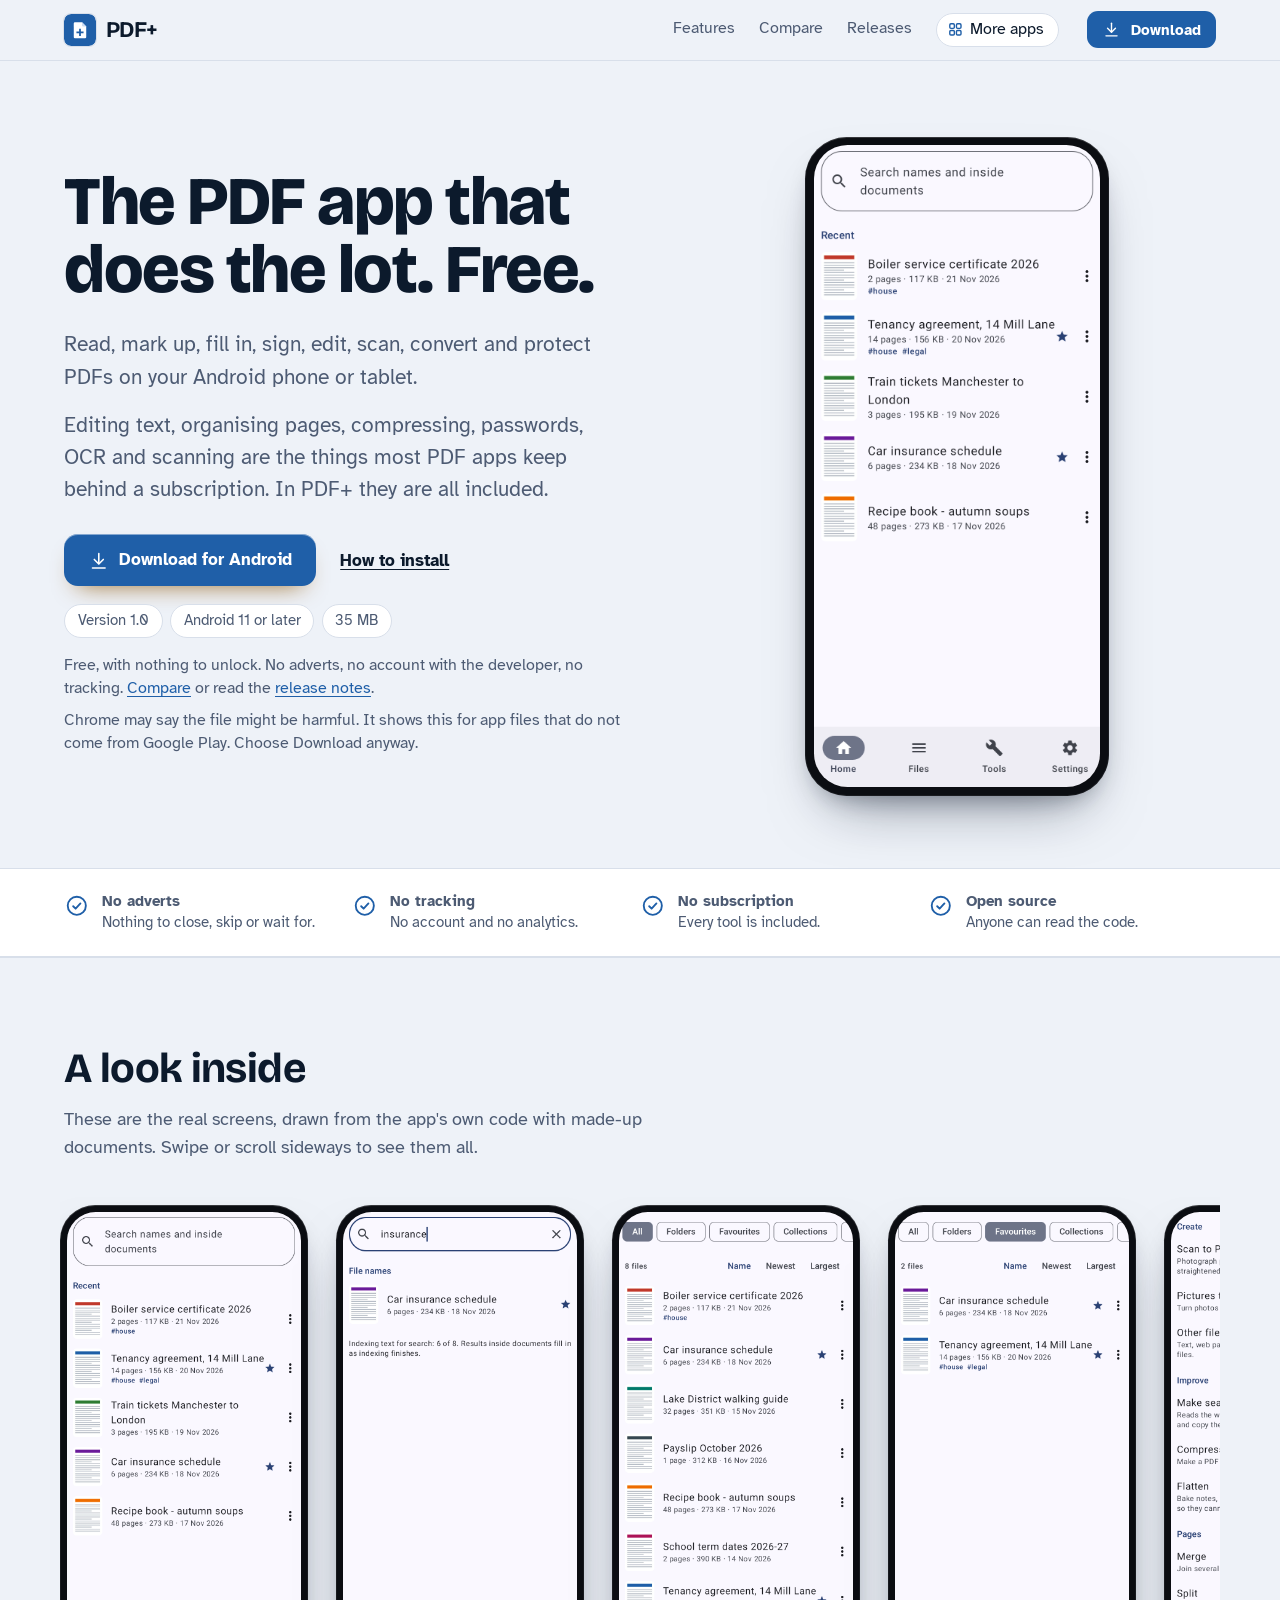
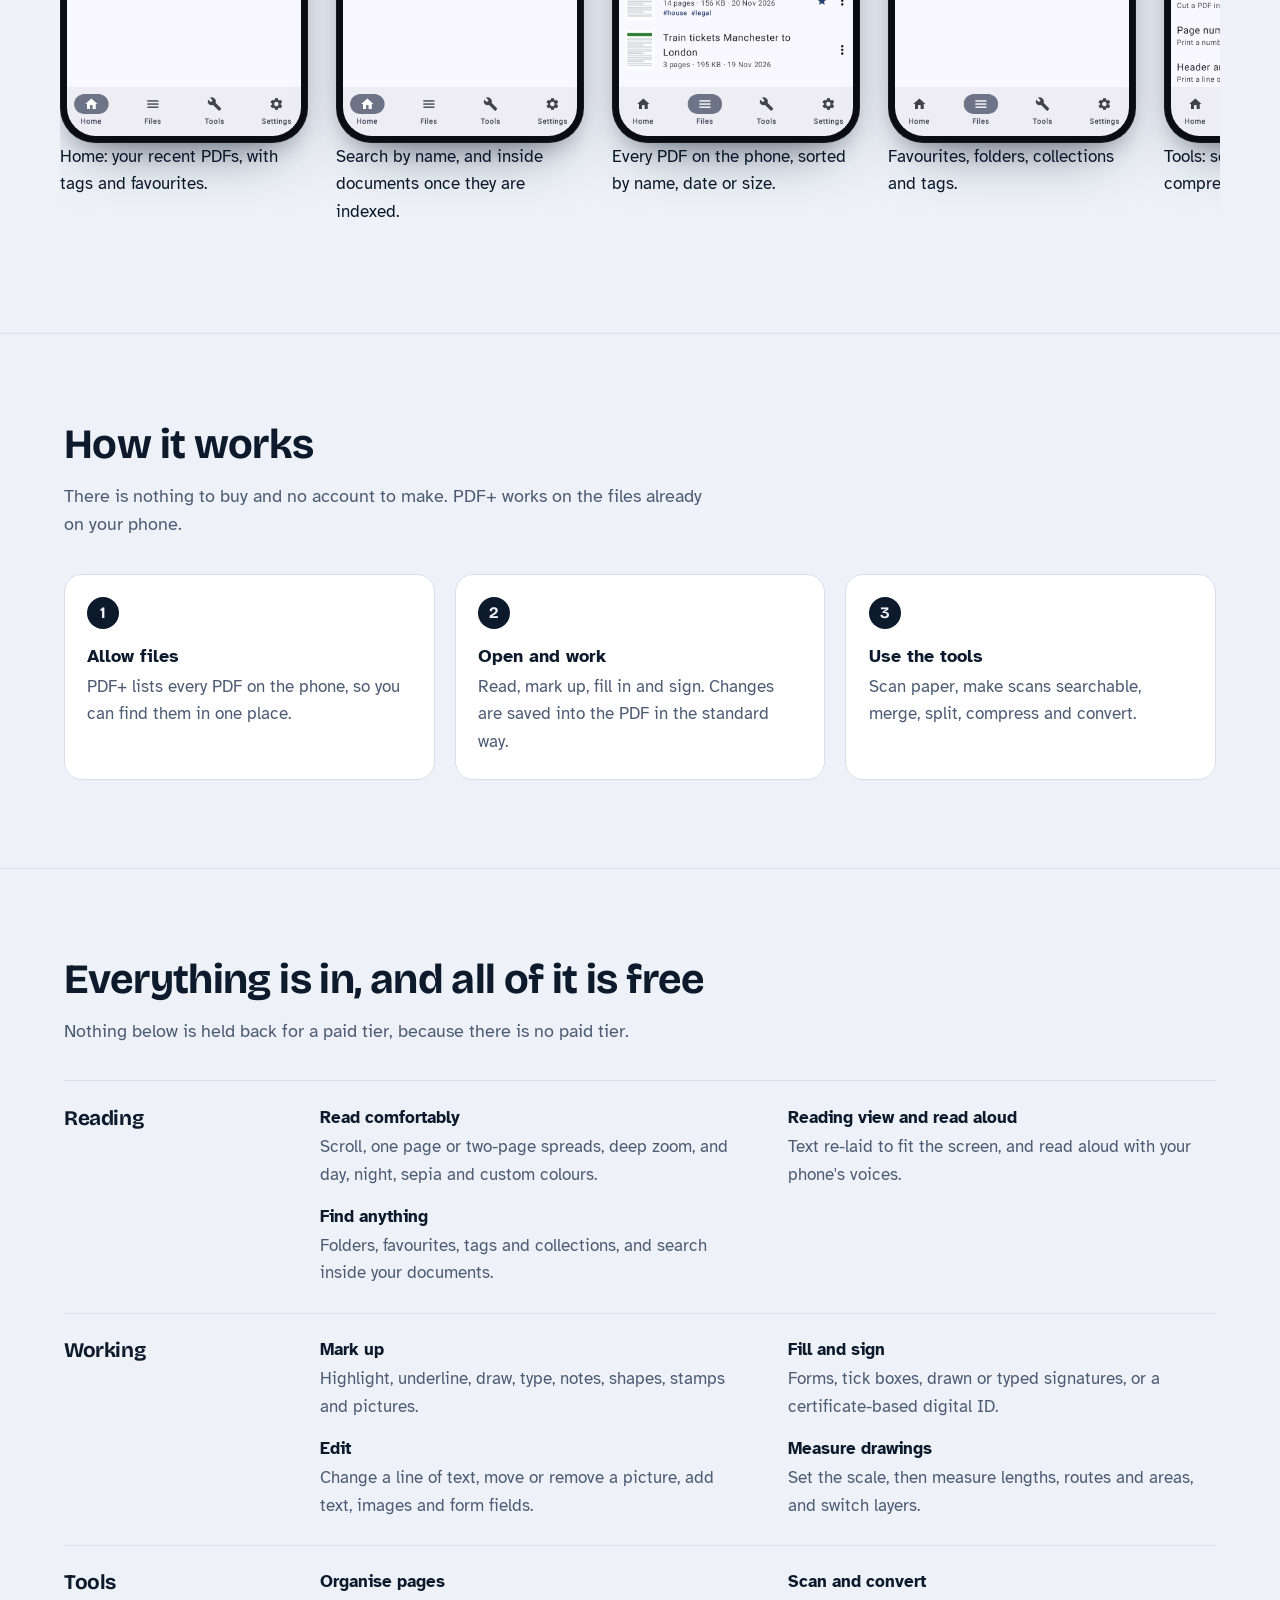
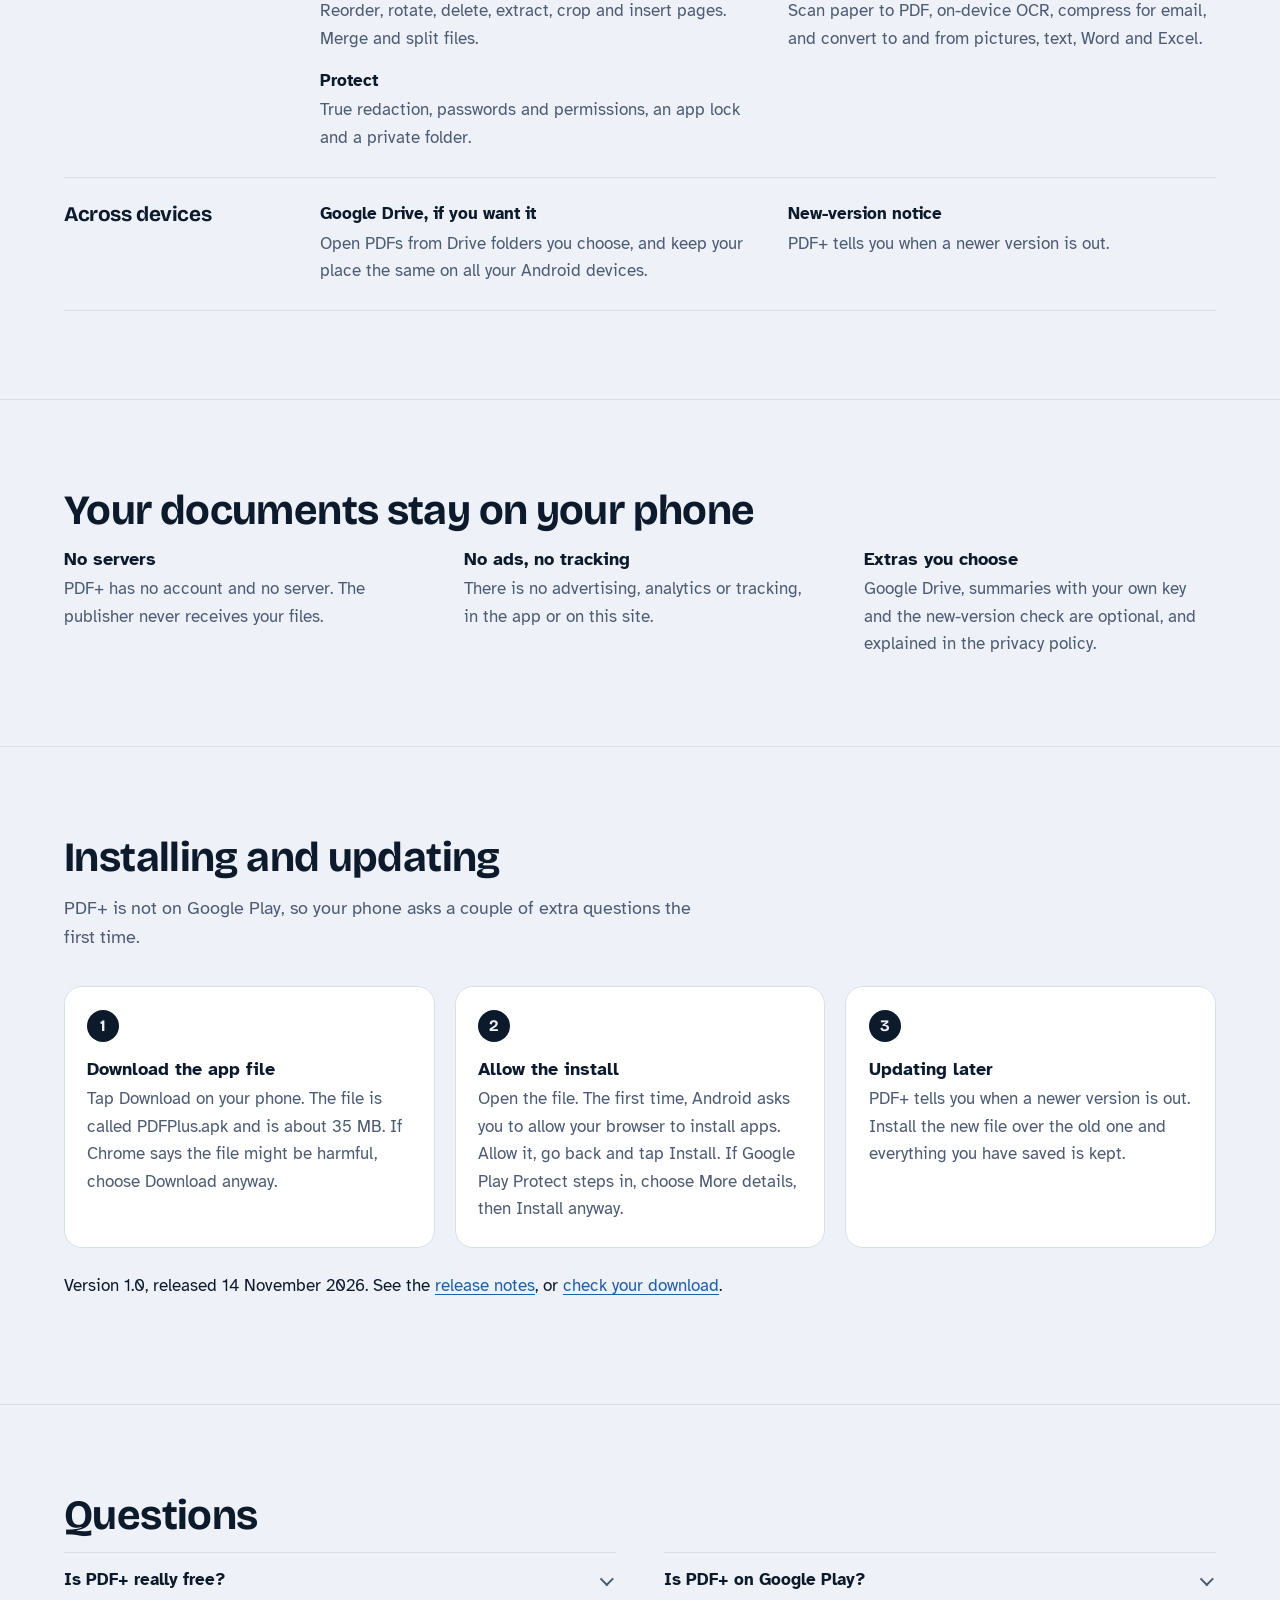
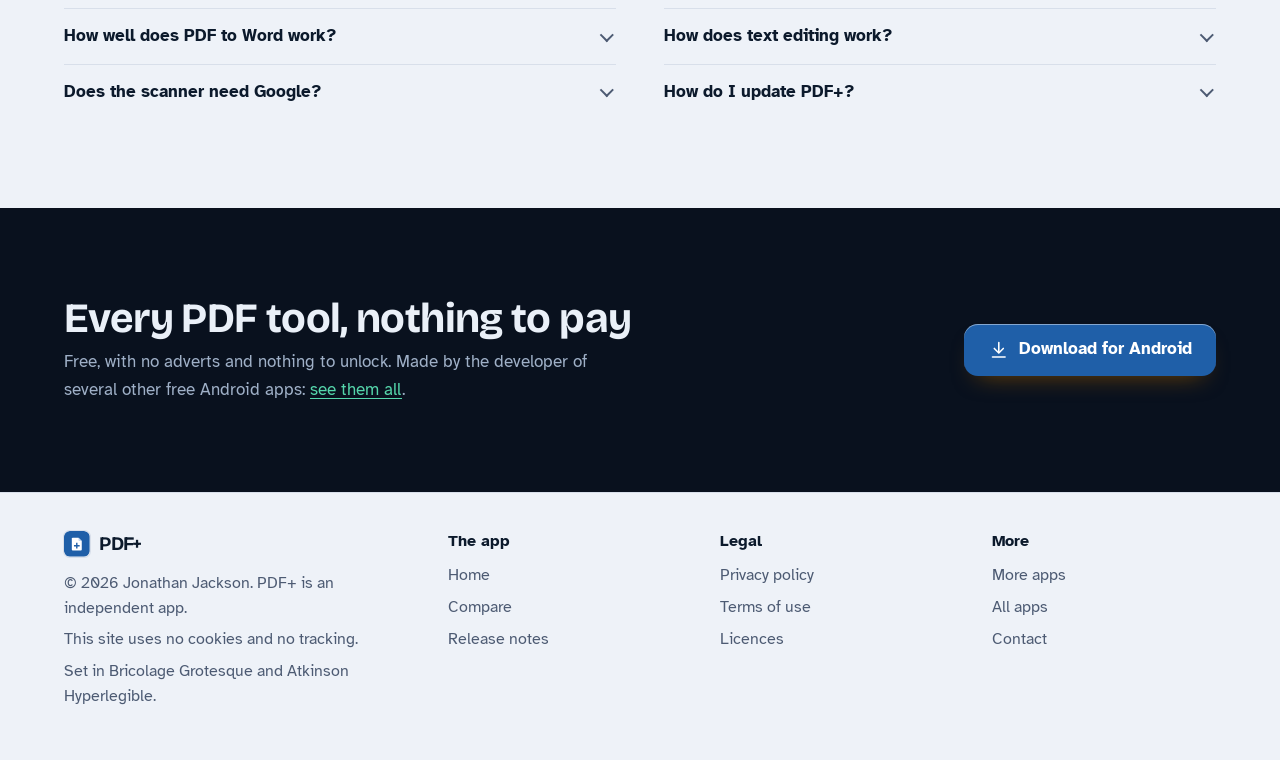
<file: docs/index.html>
<!DOCTYPE html>
<html lang="en-GB">
<head>
<meta charset="utf-8">
<meta name="viewport" content="width=device-width, initial-scale=1">
<title>PDF+: the free PDF app that does the lot, with no adverts</title>
<meta name="description" content="PDF+ is a free, open-source Android app to read, mark up, fill in, sign, edit, scan, convert and protect PDFs. Editing, OCR, merging and compressing are included. No adverts, no account.">
<meta name="author" content="Jonathan Jackson">
<link rel="canonical" href="https://customgpter.github.io/pdfplus/">
<meta name="theme-color" content="#eef2f8" media="(prefers-color-scheme: light)">
<meta name="theme-color" content="#0a111b" media="(prefers-color-scheme: dark)">
<meta property="og:type" content="website">
<meta property="og:site_name" content="PDF+">
<meta property="og:title" content="PDF+: the free PDF app that does the lot, with no adverts">
<meta property="og:description" content="PDF+ is a free, open-source Android app to read, mark up, fill in, sign, edit, scan, convert and protect PDFs. Editing, OCR, merging and compressing are included. No adverts, no account.">
<meta property="og:url" content="https://customgpter.github.io/pdfplus/">
<meta property="og:image" content="https://customgpter.github.io/pdfplus/assets/og.png">
<meta property="og:image:width" content="1200">
<meta property="og:image:height" content="630">
<meta property="og:image:alt" content="PDF+&#x27;s home screen with a list of recent PDFs">
<meta property="og:locale" content="en_GB">
<meta name="twitter:card" content="summary_large_image">
<link rel="icon" href="./assets/favicon.svg" type="image/svg+xml">
<link rel="apple-touch-icon" href="./assets/apple-touch-icon.png">
<link rel="preload" href="./assets/fonts/bricolage-grotesque-latin.woff2" as="font" type="font/woff2" crossorigin>
<link rel="preload" href="./assets/fonts/atkinson-hyperlegible-latin-400-normal.woff2" as="font" type="font/woff2" crossorigin>
<link rel="stylesheet" href="./assets/site.css?v=1">
<link rel="stylesheet" href="./assets/house.css?v=1">
<link rel="stylesheet" href="./assets/apps-list.css?v=1">
<script src="./assets/apps-list.js?v=1" defer></script>
<script type="application/ld+json">{"@context":"https://schema.org","@type":"SoftwareApplication","name":"PDF+","url":"https://customgpter.github.io/pdfplus/","description":"PDF+ is a free, open-source Android app to read, mark up, fill in, sign, edit, scan, convert and protect PDFs. Editing, OCR, merging and compressing are included. No adverts, no account.","applicationCategory":"BusinessApplication","operatingSystem":"Android 11 or later","softwareVersion":"1.0","downloadUrl":"https://github.com/CustomGPTer/pdfplus/releases/latest/download/PDFPlus.apk","releaseNotes":"https://customgpter.github.io/pdfplus/releases.html","offers":{"@type":"Offer","price":"0","priceCurrency":"GBP"},"inLanguage":"en-GB","image":"https://customgpter.github.io/pdfplus/assets/og.png","featureList":["Read comfortably","Reading view and read aloud","Find anything","Mark up","Fill and sign","Edit","Measure drawings","Organise pages","Scan and convert","Protect","Google Drive, if you want it","New-version notice"],"author":{"@type":"Person","name":"Jonathan Jackson"}}</script>
<script type="application/ld+json">{"@context":"https://schema.org","@type":"FAQPage","mainEntity":[{"@type":"Question","name":"Is PDF+ really free?","acceptedAnswer":{"@type":"Answer","text":"Yes. There is no paid version, no subscription and no adverts. It is also open source: the code is on GitHub."}},{"@type":"Question","name":"Is PDF+ on Google Play?","acceptedAnswer":{"@type":"Answer","text":"No. It is downloaded from this site as an Android app file. It needs Android 11 or later."}},{"@type":"Question","name":"How well does PDF to Word work?","acceptedAnswer":{"@type":"Answer","text":"PDF to Word and PDF to Excel carry over text and simple tables. Complex page layouts do not survive."}},{"@type":"Question","name":"How does text editing work?","acceptedAnswer":{"@type":"Answer","text":"Text editing works a line at a time and redraws the line in a standard font."}},{"@type":"Question","name":"Does the scanner need Google?","acceptedAnswer":{"@type":"Answer","text":"Yes. The scanner uses Google's on-device document scanner, so it needs Google Play services."}},{"@type":"Question","name":"How do I update PDF+?","acceptedAnswer":{"@type":"Answer","text":"PDF+ tells you when a newer version is out. Download it from this site and install it over the one you have. Your settings are kept."}}]}</script>
</head>
<body>
<a class="skip" href="#main">Skip to content</a>
<header class="masthead">
<div class="wrap">
<a class="brand" href="./" aria-label="PDF+ home"><svg viewBox="0 0 108 108" aria-hidden="true"><rect width="108" height="108" rx="24" fill="#1f5fa8"/><path fill="#fff" d="M37 28h24l14 14v36a4 4 0 0 1-4 4H37a4 4 0 0 1-4-4V32a4 4 0 0 1 4-4z"/><path fill="#c9dbf2" d="M61 28l14 14H65a4 4 0 0 1-4-4z"/><path fill="#1f5fa8" d="M51 50h6v9h9v6h-9v9h-6v-9h-9v-6h9z"/></svg><span>PDF+</span></a>
<nav aria-label="Main"><ul><li><a href="./#features">Features</a></li><li><a href="./compare.html">Compare</a></li><li><a href="./releases.html">Releases</a></li><li><a class="more-apps" href="./more-apps.html"><svg class="ico" viewBox="0 0 24 24" aria-hidden="true"><rect x="4" y="4" width="6.5" height="6.5" rx="1.6"/><rect x="13.5" y="4" width="6.5" height="6.5" rx="1.6"/><rect x="4" y="13.5" width="6.5" height="6.5" rx="1.6"/><rect x="13.5" y="13.5" width="6.5" height="6.5" rx="1.6"/></svg>More apps</a></li></ul></nav>
<a class="button small" href="https://github.com/CustomGPTer/pdfplus/releases/latest/download/PDFPlus.apk"><svg class="ico" viewBox="0 0 24 24" aria-hidden="true"><path d="M12 4v11"/><path d="M7 10.5l5 5 5-5"/><path d="M5 20h14"/></svg>Download</a>
</div>
</header>
<main id="main">
<div class="hero">
<div class="wrap hero-grid">
<div class="hero-copy">
<h1>The PDF app that does the lot. Free.</h1>
<p class="lede">Read, mark up, fill in, sign, edit, scan, convert and protect PDFs on your Android phone or tablet.</p><p class="lede">Editing text, organising pages, compressing, passwords, OCR and scanning are the things most PDF apps keep behind a subscription. In PDF+ they are all included.</p>

<p class="get" id="download"><a class="button" href="https://github.com/CustomGPTer/pdfplus/releases/latest/download/PDFPlus.apk"><svg class="ico" viewBox="0 0 24 24" aria-hidden="true"><path d="M12 4v11"/><path d="M7 10.5l5 5 5-5"/><path d="M5 20h14"/></svg>Download for Android</a><a class="aside" href="#install">How to install</a></p>
<ul class="pills"><li>Version 1.0</li><li>Android 11 or later</li><li>35 MB</li></ul>
<p class="facts">Free, with nothing to unlock. No adverts, no account with the developer, no tracking. <a href="compare.html">Compare</a> or read the <a href="releases.html">release notes</a>.</p>
<p class="facts">Chrome may say the file might be harmful. It shows this for app files that do not come from Google Play. Choose Download anyway.</p>
</div>
<div class="hero-phone"><div class="phone"><img src="./assets/screens/home.png" alt="Home: your recent PDFs, with tags and favourites." width="393" height="852" fetchpriority="high"></div></div>
</div>
</div>

<section class="promises" aria-label="In short">
<div class="wrap"><ul><li><svg class="ico" viewBox="0 0 24 24" aria-hidden="true"><circle cx="12" cy="12" r="8.5"/><path d="M8.6 12.4l2.3 2.3 4.5-4.9"/></svg><span><b>No adverts</b><span>Nothing to close, skip or wait for.</span></span></li><li><svg class="ico" viewBox="0 0 24 24" aria-hidden="true"><circle cx="12" cy="12" r="8.5"/><path d="M8.6 12.4l2.3 2.3 4.5-4.9"/></svg><span><b>No tracking</b><span>No account and no analytics.</span></span></li><li><svg class="ico" viewBox="0 0 24 24" aria-hidden="true"><circle cx="12" cy="12" r="8.5"/><path d="M8.6 12.4l2.3 2.3 4.5-4.9"/></svg><span><b>No subscription</b><span>Every tool is included.</span></span></li><li><svg class="ico" viewBox="0 0 24 24" aria-hidden="true"><circle cx="12" cy="12" r="8.5"/><path d="M8.6 12.4l2.3 2.3 4.5-4.9"/></svg><span><b>Open source</b><span>Anyone can read the code.</span></span></li></ul></div>
</section>

<section id="screens" aria-labelledby="screens-h">
<div class="wrap">
<h2 id="screens-h">A look inside</h2>
<p class="intro">These are the real screens, drawn from the app&#x27;s own code with made-up documents. Swipe or scroll sideways to see them all.</p>
<div class="gallery" tabindex="0" role="region" aria-label="Screens from PDF+"><figure class="shot"><div class="phone"><img src="./assets/screens/home.png" alt="Home: your recent PDFs, with tags and favourites." width="393" height="852" loading="eager" decoding="async"></div><figcaption>Home: your recent PDFs, with tags and favourites.</figcaption></figure><figure class="shot"><div class="phone"><img src="./assets/screens/search.png" alt="Search by name, and inside documents once they are indexed." width="393" height="852" loading="eager" decoding="async"></div><figcaption>Search by name, and inside documents once they are indexed.</figcaption></figure><figure class="shot"><div class="phone"><img src="./assets/screens/files.png" alt="Every PDF on the phone, sorted by name, date or size." width="393" height="852" loading="eager" decoding="async"></div><figcaption>Every PDF on the phone, sorted by name, date or size.</figcaption></figure><figure class="shot"><div class="phone"><img src="./assets/screens/favourites.png" alt="Favourites, folders, collections and tags." width="393" height="852" loading="eager" decoding="async"></div><figcaption>Favourites, folders, collections and tags.</figcaption></figure><figure class="shot"><div class="phone"><img src="./assets/screens/tools.png" alt="Tools: scan, convert, OCR, compress, merge and split." width="393" height="852" loading="eager" decoding="async"></div><figcaption>Tools: scan, convert, OCR, compress, merge and split.</figcaption></figure><figure class="shot"><div class="phone"><img src="./assets/screens/settings.png" alt="Settings for the look, saving, the library and Google Drive." width="393" height="852" loading="eager" decoding="async"></div><figcaption>Settings for the look, saving, the library and Google Drive.</figcaption></figure><figure class="shot"><div class="phone"><img src="./assets/screens/reader.png" alt="The reader: pages scroll smoothly, with your highlights in place." width="393" height="852" loading="eager" decoding="async"></div><figcaption>The reader: pages scroll smoothly, with your highlights in place.</figcaption></figure><figure class="shot"><div class="phone"><img src="./assets/screens/annotate.png" alt="Mark up: highlight, underline, draw, add text, notes and stamps." width="393" height="852" loading="eager" decoding="async"></div><figcaption>Mark up: highlight, underline, draw, add text, notes and stamps.</figcaption></figure><figure class="shot"><div class="phone"><img src="./assets/screens/menu.png" alt="Reading view, read aloud, notes, pages, layers, saving and sharing." width="393" height="852" loading="eager" decoding="async"></div><figcaption>Reading view, read aloud, notes, pages, layers, saving and sharing.</figcaption></figure><figure class="shot"><div class="phone"><img src="./assets/screens/pages.png" alt="Pages: pick pages to rotate, move, delete or extract, or add a blank one." width="393" height="852" loading="eager" decoding="async"></div><figcaption>Pages: pick pages to rotate, move, delete or extract, or add a blank one.</figcaption></figure></div>
</div>
</section>

<section id="how" aria-labelledby="how-h">
<div class="wrap">
<h2 id="how-h">How it works</h2>
<p class="intro">There is nothing to buy and no account to make. PDF+ works on the files already on your phone.</p>
<ol class="steps"><li><h3>Allow files</h3><p>PDF+ lists every PDF on the phone, so you can find them in one place.</p></li><li><h3>Open and work</h3><p>Read, mark up, fill in and sign. Changes are saved into the PDF in the standard way.</p></li><li><h3>Use the tools</h3><p>Scan paper, make scans searchable, merge, split, compress and convert.</p></li></ol>
</div>
</section>

<section id="features" aria-labelledby="features-h">
<div class="wrap">
<h2 id="features-h">Everything is in, and all of it is free</h2>
<p class="intro">Nothing below is held back for a paid tier, because there is no paid tier.</p>
<div class="groups"><div class="group"><h3>Reading</h3><dl><div><dt>Read comfortably</dt><dd>Scroll, one page or two-page spreads, deep zoom, and day, night, sepia and custom colours.</dd></div><div><dt>Reading view and read aloud</dt><dd>Text re-laid to fit the screen, and read aloud with your phone's voices.</dd></div><div><dt>Find anything</dt><dd>Folders, favourites, tags and collections, and search inside your documents.</dd></div></dl></div><div class="group"><h3>Working</h3><dl><div><dt>Mark up</dt><dd>Highlight, underline, draw, type, notes, shapes, stamps and pictures.</dd></div><div><dt>Fill and sign</dt><dd>Forms, tick boxes, drawn or typed signatures, or a certificate-based digital ID.</dd></div><div><dt>Edit</dt><dd>Change a line of text, move or remove a picture, add text, images and form fields.</dd></div><div><dt>Measure drawings</dt><dd>Set the scale, then measure lengths, routes and areas, and switch layers.</dd></div></dl></div><div class="group"><h3>Tools</h3><dl><div><dt>Organise pages</dt><dd>Reorder, rotate, delete, extract, crop and insert pages. Merge and split files.</dd></div><div><dt>Scan and convert</dt><dd>Scan paper to PDF, on-device OCR, compress for email, and convert to and from pictures, text, Word and Excel.</dd></div><div><dt>Protect</dt><dd>True redaction, passwords and permissions, an app lock and a private folder.</dd></div></dl></div><div class="group"><h3>Across devices</h3><dl><div><dt>Google Drive, if you want it</dt><dd>Open PDFs from Drive folders you choose, and keep your place the same on all your Android devices.</dd></div><div><dt>New-version notice</dt><dd>PDF+ tells you when a newer version is out.</dd></div></dl></div></div>
</div>
</section>

<section id="privacy" aria-labelledby="privacy-h">
<div class="wrap">
<h2 id="privacy-h">Your documents stay on your phone</h2>
<ul class="plain"><li><h3>No servers</h3><p>PDF+ has no account and no server. The publisher never receives your files.</p></li><li><h3>No ads, no tracking</h3><p>There is no advertising, analytics or tracking, in the app or on this site.</p></li><li><h3>Extras you choose</h3><p>Google Drive, summaries with your own key and the new-version check are optional, and explained in the privacy policy.</p></li></ul>
</div>
</section>

<section id="install" aria-labelledby="install-h">
<div class="wrap">
<h2 id="install-h">Installing and updating</h2>
<p class="intro">PDF+ is not on Google Play, so your phone asks a couple of extra questions the first time.</p>
<ol class="steps"><li><h3>Download the app file</h3><p>Tap Download on your phone. The file is called PDFPlus.apk and is about 35 MB. If Chrome says the file might be harmful, choose Download anyway.</p></li><li><h3>Allow the install</h3><p>Open the file. The first time, Android asks you to allow your browser to install apps. Allow it, go back and tap Install. If Google Play Protect steps in, choose More details, then Install anyway.</p></li><li><h3>Updating later</h3><p>PDF+ tells you when a newer version is out. Install the new file over the old one and everything you have saved is kept.</p></li></ol>
<p class="after-table">Version 1.0, released 14 November 2026. See the <a href="releases.html">release notes</a>, or <a href="releases.html#checking">check your download</a>.</p>
</div>
</section>

<section id="questions" aria-labelledby="questions-h">
<div class="wrap">
<h2 id="questions-h">Questions</h2>
<div class="faq"><details><summary>Is PDF+ really free?</summary><p>Yes. There is no paid version, no subscription and no adverts. It is also open source: the code is on <a href="https://github.com/CustomGPTer/pdfplus">GitHub</a>.</p></details><details><summary>Is PDF+ on Google Play?</summary><p>No. It is downloaded from this site as an Android app file. It needs Android 11 or later.</p></details><details><summary>How well does PDF to Word work?</summary><p>PDF to Word and PDF to Excel carry over text and simple tables. Complex page layouts do not survive.</p></details><details><summary>How does text editing work?</summary><p>Text editing works a line at a time and redraws the line in a standard font.</p></details><details><summary>Does the scanner need Google?</summary><p>Yes. The scanner uses Google's on-device document scanner, so it needs Google Play services.</p></details><details><summary>How do I update PDF+?</summary><p>PDF+ tells you when a newer version is out. Download it from this site and install it over the one you have. Your settings are kept.</p></details></div>
</div>
</section>

<section class="closing" aria-labelledby="closing-h">
<div class="wrap">
<div><h2 id="closing-h">Every PDF tool, nothing to pay</h2><p>Free, with no adverts and nothing to unlock. Made by the developer of several other free Android apps: <a href="more-apps.html">see them all</a>.</p></div>
<a class="button" href="https://github.com/CustomGPTer/pdfplus/releases/latest/download/PDFPlus.apk"><svg class="ico" viewBox="0 0 24 24" aria-hidden="true"><path d="M12 4v11"/><path d="M7 10.5l5 5 5-5"/><path d="M5 20h14"/></svg>Download for Android</a>
</div>
</section>
</main>
<footer class="colophon">
<div class="wrap">
<div>
<a class="brand" href="./" aria-label="PDF+ home"><svg viewBox="0 0 108 108" aria-hidden="true"><rect width="108" height="108" rx="24" fill="#1f5fa8"/><path fill="#fff" d="M37 28h24l14 14v36a4 4 0 0 1-4 4H37a4 4 0 0 1-4-4V32a4 4 0 0 1 4-4z"/><path fill="#c9dbf2" d="M61 28l14 14H65a4 4 0 0 1-4-4z"/><path fill="#1f5fa8" d="M51 50h6v9h9v6h-9v9h-6v-9h-9v-6h9z"/></svg><span>PDF+</span></a>
<p>&copy; 2026 Jonathan Jackson. PDF+ is an independent app.</p>
<p>This site uses no cookies and no tracking.</p>
<p>Set in Bricolage Grotesque and Atkinson Hyperlegible.</p>
</div>
<nav aria-label="The app"><h2>The app</h2><ul>
<li><a href="./">Home</a></li>
<li><a href="./compare.html">Compare</a></li>
<li><a href="./releases.html">Release notes</a></li>

</ul></nav>
<nav aria-label="Legal"><h2>Legal</h2><ul>
<li><a href="./privacy.html">Privacy policy</a></li>
<li><a href="./terms.html">Terms of use</a></li>
<li><a href="./licences.html">Licences</a></li>
</ul></nav>
<nav aria-label="More"><h2>More</h2><ul>
<li><a href="./more-apps.html">More apps</a></li>
<li><a href="https://customgpter.github.io/">All apps</a></li>
<li><a href="https://github.com/CustomGPTer/pdfplus/issues">Contact</a></li>
</ul></nav>
</div>
</footer>
</body>
</html>
</file>
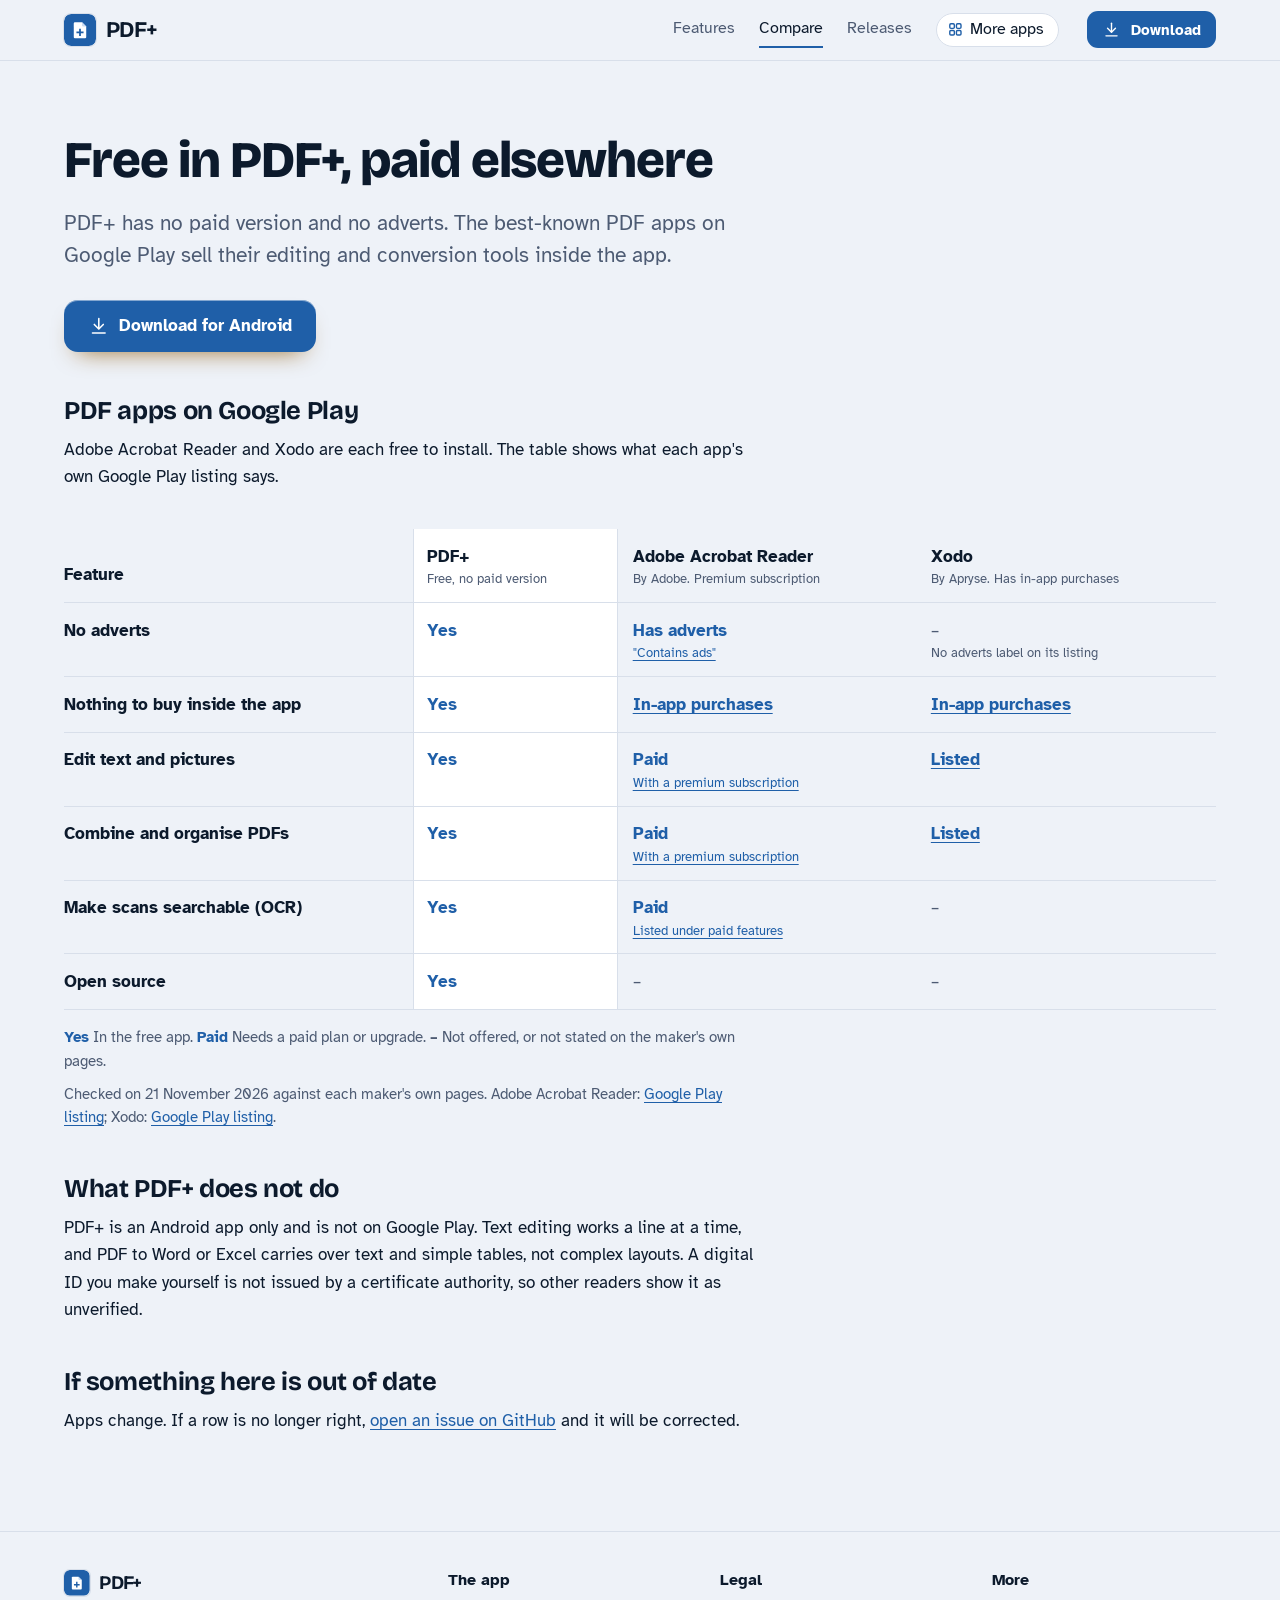
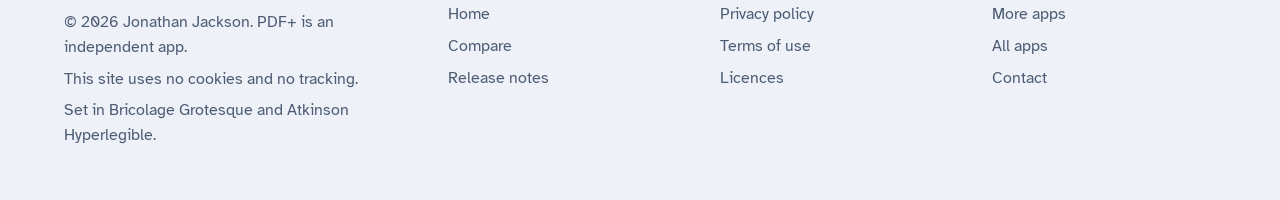
<file: docs/compare.html>
<!DOCTYPE html>
<html lang="en-GB">
<head>
<meta charset="utf-8">
<meta name="viewport" content="width=device-width, initial-scale=1">
<title>PDF+ compared with Adobe Acrobat Reader and Xodo</title>
<meta name="description" content="How PDF+ compares with Adobe Acrobat Reader and Xodo, row by row, with each claim linked to the app&#x27;s own Google Play listing.">
<meta name="author" content="Jonathan Jackson">
<link rel="canonical" href="https://customgpter.github.io/pdfplus/compare.html">
<meta name="theme-color" content="#eef2f8" media="(prefers-color-scheme: light)">
<meta name="theme-color" content="#0a111b" media="(prefers-color-scheme: dark)">
<meta property="og:type" content="website">
<meta property="og:site_name" content="PDF+">
<meta property="og:title" content="PDF+ compared with Adobe Acrobat Reader and Xodo">
<meta property="og:description" content="How PDF+ compares with Adobe Acrobat Reader and Xodo, row by row, with each claim linked to the app&#x27;s own Google Play listing.">
<meta property="og:url" content="https://customgpter.github.io/pdfplus/compare.html">
<meta property="og:image" content="https://customgpter.github.io/pdfplus/assets/og.png">
<meta property="og:image:width" content="1200">
<meta property="og:image:height" content="630">
<meta property="og:image:alt" content="PDF+&#x27;s home screen with a list of recent PDFs">
<meta property="og:locale" content="en_GB">
<meta name="twitter:card" content="summary_large_image">
<link rel="icon" href="./assets/favicon.svg" type="image/svg+xml">
<link rel="apple-touch-icon" href="./assets/apple-touch-icon.png">
<link rel="preload" href="./assets/fonts/bricolage-grotesque-latin.woff2" as="font" type="font/woff2" crossorigin>
<link rel="preload" href="./assets/fonts/atkinson-hyperlegible-latin-400-normal.woff2" as="font" type="font/woff2" crossorigin>
<link rel="stylesheet" href="./assets/site.css?v=1">
<link rel="stylesheet" href="./assets/house.css?v=1">
<link rel="stylesheet" href="./assets/apps-list.css?v=1">
<script src="./assets/apps-list.js?v=1" defer></script>
</head>
<body>
<a class="skip" href="#main">Skip to content</a>
<header class="masthead">
<div class="wrap">
<a class="brand" href="./" aria-label="PDF+ home"><svg viewBox="0 0 108 108" aria-hidden="true"><rect width="108" height="108" rx="24" fill="#1f5fa8"/><path fill="#fff" d="M37 28h24l14 14v36a4 4 0 0 1-4 4H37a4 4 0 0 1-4-4V32a4 4 0 0 1 4-4z"/><path fill="#c9dbf2" d="M61 28l14 14H65a4 4 0 0 1-4-4z"/><path fill="#1f5fa8" d="M51 50h6v9h9v6h-9v9h-6v-9h-9v-6h9z"/></svg><span>PDF+</span></a>
<nav aria-label="Main"><ul><li><a href="./#features">Features</a></li><li><a href="./compare.html" aria-current="page">Compare</a></li><li><a href="./releases.html">Releases</a></li><li><a class="more-apps" href="./more-apps.html"><svg class="ico" viewBox="0 0 24 24" aria-hidden="true"><rect x="4" y="4" width="6.5" height="6.5" rx="1.6"/><rect x="13.5" y="4" width="6.5" height="6.5" rx="1.6"/><rect x="4" y="13.5" width="6.5" height="6.5" rx="1.6"/><rect x="13.5" y="13.5" width="6.5" height="6.5" rx="1.6"/></svg>More apps</a></li></ul></nav>
<a class="button small" href="https://github.com/CustomGPTer/pdfplus/releases/latest/download/PDFPlus.apk"><svg class="ico" viewBox="0 0 24 24" aria-hidden="true"><path d="M12 4v11"/><path d="M7 10.5l5 5 5-5"/><path d="M5 20h14"/></svg>Download</a>
</div>
</header>
<main id="main" class="doc">
<div class="wrap">
<div class="measure">
<h1>Free in PDF+, paid elsewhere</h1>
<p class="lede">PDF+ has no paid version and no adverts. The best-known PDF apps on Google Play sell their editing and conversion tools inside the app.</p>
<p class="get"><a class="button" href="https://github.com/CustomGPTer/pdfplus/releases/latest/download/PDFPlus.apk"><svg class="ico" viewBox="0 0 24 24" aria-hidden="true"><path d="M12 4v11"/><path d="M7 10.5l5 5 5-5"/><path d="M5 20h14"/></svg>Download for Android</a></p>
<h2 id="table">PDF apps on Google Play</h2>
<p>Adobe Acrobat Reader and Xodo are each free to install. The table shows what each app's own Google Play listing says.</p>
</div>
<div class="scroll">
<table class="cmp">
<thead><tr><th scope="col">Feature</th><th scope="col" class="ours">PDF+<small>Free, no paid version</small></th><th scope="col">Adobe Acrobat Reader<small>By Adobe. Premium subscription</small></th><th scope="col">Xodo<small>By Apryse. Has in-app purchases</small></th></tr></thead>
<tbody>
<tr><th scope="row">No adverts</th><td class="yes ours"><span class="app">PDF+</span><span class="v">Yes</span></td><td class="pay"><span class="app">Adobe Acrobat Reader</span><span class="v">Has adverts<small><a href="https://play.google.com/store/apps/details?id=com.adobe.reader&hl=en_US&gl=US">"Contains ads"</a></small></span></td><td class="na"><span class="app">Xodo</span><span class="v">&ndash;<small>No adverts label on its listing</small></span></td></tr>
<tr><th scope="row">Nothing to buy inside the app</th><td class="yes ours"><span class="app">PDF+</span><span class="v">Yes</span></td><td class="pay"><span class="app">Adobe Acrobat Reader</span><span class="v"><a href="https://play.google.com/store/apps/details?id=com.adobe.reader&hl=en_US&gl=US">In-app purchases</a></span></td><td class="pay"><span class="app">Xodo</span><span class="v"><a href="https://play.google.com/store/apps/details?id=com.xodo.pdf.reader&hl=en_US">In-app purchases</a></span></td></tr>
<tr><th scope="row">Edit text and pictures</th><td class="yes ours"><span class="app">PDF+</span><span class="v">Yes</span></td><td class="pay"><span class="app">Adobe Acrobat Reader</span><span class="v">Paid<small><a href="https://play.google.com/store/apps/details?id=com.adobe.reader&hl=en_US&gl=US">With a premium subscription</a></small></span></td><td class="yes"><span class="app">Xodo</span><span class="v"><a href="https://play.google.com/store/apps/details?id=com.xodo.pdf.reader&hl=en_US">Listed</a></span></td></tr>
<tr><th scope="row">Combine and organise PDFs</th><td class="yes ours"><span class="app">PDF+</span><span class="v">Yes</span></td><td class="pay"><span class="app">Adobe Acrobat Reader</span><span class="v">Paid<small><a href="https://play.google.com/store/apps/details?id=com.adobe.reader&hl=en_US&gl=US">With a premium subscription</a></small></span></td><td class="yes"><span class="app">Xodo</span><span class="v"><a href="https://play.google.com/store/apps/details?id=com.xodo.pdf.reader&hl=en_US">Listed</a></span></td></tr>
<tr><th scope="row">Make scans searchable (OCR)</th><td class="yes ours"><span class="app">PDF+</span><span class="v">Yes</span></td><td class="pay"><span class="app">Adobe Acrobat Reader</span><span class="v">Paid<small><a href="https://play.google.com/store/apps/details?id=com.adobe.reader&hl=en_US&gl=US">Listed under paid features</a></small></span></td><td class="na"><span class="app">Xodo</span><span class="v">&ndash;</span></td></tr>
<tr><th scope="row">Open source</th><td class="yes ours"><span class="app">PDF+</span><span class="v">Yes</span></td><td class="na"><span class="app">Adobe Acrobat Reader</span><span class="v">&ndash;</span></td><td class="na"><span class="app">Xodo</span><span class="v">&ndash;</span></td></tr>
</tbody>
</table>
</div>
<div class="measure">
<p class="key"><strong class="yes">Yes</strong> In the free app. <strong class="pay">Paid</strong> Needs a paid plan or upgrade. <strong>&ndash;</strong> Not offered, or not stated on the maker's own pages.</p>
<p class="key">Checked on 21 November 2026 against each maker's own pages. Adobe Acrobat Reader: <a href="https://play.google.com/store/apps/details?id=com.adobe.reader&hl=en_US&gl=US">Google Play listing</a>; Xodo: <a href="https://play.google.com/store/apps/details?id=com.xodo.pdf.reader&hl=en_US">Google Play listing</a>.</p>
<h2>What PDF+ does not do</h2><p>PDF+ is an Android app only and is not on Google Play. Text editing works a line at a time, and PDF to Word or Excel carries over text and simple tables, not complex layouts. A digital ID you make yourself is not issued by a certificate authority, so other readers show it as unverified.</p>
<h2 id="wrong">If something here is out of date</h2>
<p>Apps change. If a row is no longer right, <a href="https://github.com/CustomGPTer/pdfplus/issues">open an issue on GitHub</a> and it will be corrected.</p>
</div>
</div>
</main>
<footer class="colophon">
<div class="wrap">
<div>
<a class="brand" href="./" aria-label="PDF+ home"><svg viewBox="0 0 108 108" aria-hidden="true"><rect width="108" height="108" rx="24" fill="#1f5fa8"/><path fill="#fff" d="M37 28h24l14 14v36a4 4 0 0 1-4 4H37a4 4 0 0 1-4-4V32a4 4 0 0 1 4-4z"/><path fill="#c9dbf2" d="M61 28l14 14H65a4 4 0 0 1-4-4z"/><path fill="#1f5fa8" d="M51 50h6v9h9v6h-9v9h-6v-9h-9v-6h9z"/></svg><span>PDF+</span></a>
<p>&copy; 2026 Jonathan Jackson. PDF+ is an independent app.</p>
<p>This site uses no cookies and no tracking.</p>
<p>Set in Bricolage Grotesque and Atkinson Hyperlegible.</p>
</div>
<nav aria-label="The app"><h2>The app</h2><ul>
<li><a href="./">Home</a></li>
<li><a href="./compare.html">Compare</a></li>
<li><a href="./releases.html">Release notes</a></li>

</ul></nav>
<nav aria-label="Legal"><h2>Legal</h2><ul>
<li><a href="./privacy.html">Privacy policy</a></li>
<li><a href="./terms.html">Terms of use</a></li>
<li><a href="./licences.html">Licences</a></li>
</ul></nav>
<nav aria-label="More"><h2>More</h2><ul>
<li><a href="./more-apps.html">More apps</a></li>
<li><a href="https://customgpter.github.io/">All apps</a></li>
<li><a href="https://github.com/CustomGPTer/pdfplus/issues">Contact</a></li>
</ul></nav>
</div>
</footer>
</body>
</html>
</file>
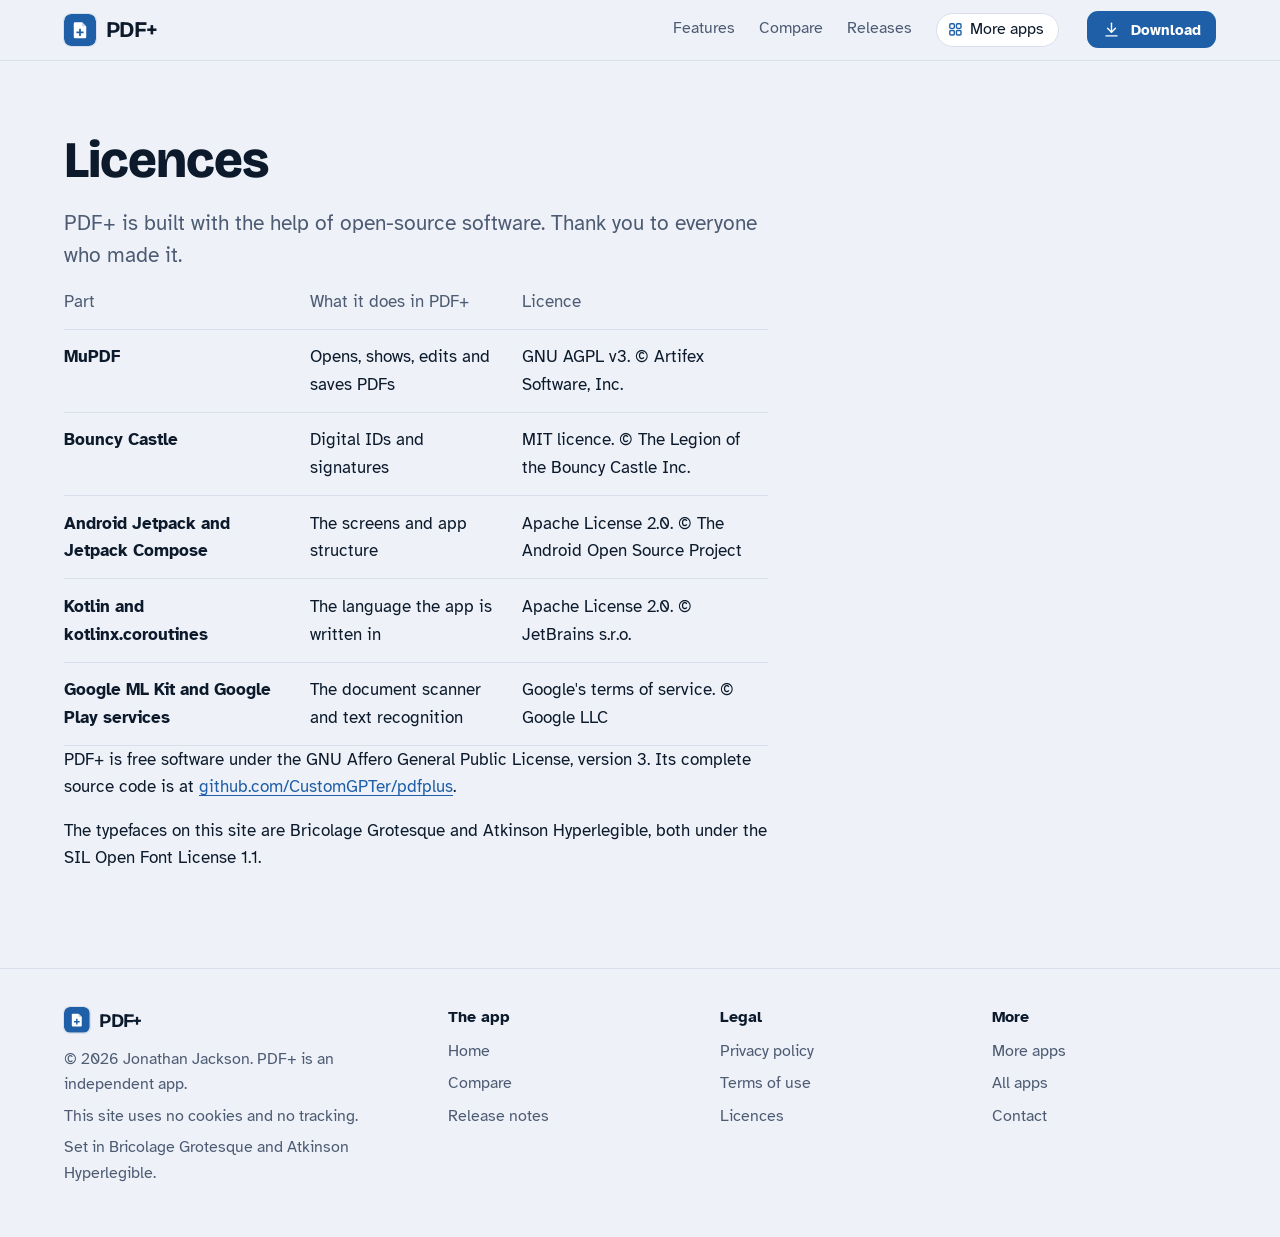
<file: docs/licences.html>
<!DOCTYPE html>
<html lang="en-GB">
<head>
<meta charset="utf-8">
<meta name="viewport" content="width=device-width, initial-scale=1">
<title>PDF+ licences</title>
<meta name="description" content="The open-source parts inside PDF+ and their licences.">
<meta name="author" content="Jonathan Jackson">
<link rel="canonical" href="https://customgpter.github.io/pdfplus/licences.html">
<meta name="theme-color" content="#eef2f8" media="(prefers-color-scheme: light)">
<meta name="theme-color" content="#0a111b" media="(prefers-color-scheme: dark)">
<meta property="og:type" content="website">
<meta property="og:site_name" content="PDF+">
<meta property="og:title" content="PDF+ licences">
<meta property="og:description" content="The open-source parts inside PDF+ and their licences.">
<meta property="og:url" content="https://customgpter.github.io/pdfplus/licences.html">
<meta property="og:image" content="https://customgpter.github.io/pdfplus/assets/og.png">
<meta property="og:image:width" content="1200">
<meta property="og:image:height" content="630">
<meta property="og:image:alt" content="PDF+&#x27;s home screen with a list of recent PDFs">
<meta property="og:locale" content="en_GB">
<meta name="twitter:card" content="summary_large_image">
<link rel="icon" href="./assets/favicon.svg" type="image/svg+xml">
<link rel="apple-touch-icon" href="./assets/apple-touch-icon.png">
<link rel="preload" href="./assets/fonts/bricolage-grotesque-latin.woff2" as="font" type="font/woff2" crossorigin>
<link rel="preload" href="./assets/fonts/atkinson-hyperlegible-latin-400-normal.woff2" as="font" type="font/woff2" crossorigin>
<link rel="stylesheet" href="./assets/site.css?v=1">
<link rel="stylesheet" href="./assets/house.css?v=1">
<link rel="stylesheet" href="./assets/apps-list.css?v=1">
<script src="./assets/apps-list.js?v=1" defer></script>
</head>
<body>
<a class="skip" href="#main">Skip to content</a>
<header class="masthead">
<div class="wrap">
<a class="brand" href="./" aria-label="PDF+ home"><svg viewBox="0 0 108 108" aria-hidden="true"><rect width="108" height="108" rx="24" fill="#1f5fa8"/><path fill="#fff" d="M37 28h24l14 14v36a4 4 0 0 1-4 4H37a4 4 0 0 1-4-4V32a4 4 0 0 1 4-4z"/><path fill="#c9dbf2" d="M61 28l14 14H65a4 4 0 0 1-4-4z"/><path fill="#1f5fa8" d="M51 50h6v9h9v6h-9v9h-6v-9h-9v-6h9z"/></svg><span>PDF+</span></a>
<nav aria-label="Main"><ul><li><a href="./#features">Features</a></li><li><a href="./compare.html">Compare</a></li><li><a href="./releases.html">Releases</a></li><li><a class="more-apps" href="./more-apps.html"><svg class="ico" viewBox="0 0 24 24" aria-hidden="true"><rect x="4" y="4" width="6.5" height="6.5" rx="1.6"/><rect x="13.5" y="4" width="6.5" height="6.5" rx="1.6"/><rect x="4" y="13.5" width="6.5" height="6.5" rx="1.6"/><rect x="13.5" y="13.5" width="6.5" height="6.5" rx="1.6"/></svg>More apps</a></li></ul></nav>
<a class="button small" href="https://github.com/CustomGPTer/pdfplus/releases/latest/download/PDFPlus.apk"><svg class="ico" viewBox="0 0 24 24" aria-hidden="true"><path d="M12 4v11"/><path d="M7 10.5l5 5 5-5"/><path d="M5 20h14"/></svg>Download</a>
</div>
</header>
<main id="main" class="doc">
<div class="wrap">
<div class="measure">
<h1>Licences</h1>
<p class="lede">PDF+ is built with the help of open-source software. Thank you to everyone who made it.</p>
<div class="scroll"><table><thead><tr><th scope="col">Part</th><th scope="col">What it does in PDF+</th><th scope="col">Licence</th></tr></thead><tbody><tr><th scope="row">MuPDF</th><td>Opens, shows, edits and saves PDFs</td><td>GNU AGPL v3. &copy; Artifex Software, Inc.</td></tr><tr><th scope="row">Bouncy Castle</th><td>Digital IDs and signatures</td><td>MIT licence. &copy; The Legion of the Bouncy Castle Inc.</td></tr><tr><th scope="row">Android Jetpack and Jetpack Compose</th><td>The screens and app structure</td><td>Apache License 2.0. &copy; The Android Open Source Project</td></tr><tr><th scope="row">Kotlin and kotlinx.coroutines</th><td>The language the app is written in</td><td>Apache License 2.0. &copy; JetBrains s.r.o.</td></tr><tr><th scope="row">Google ML Kit and Google Play services</th><td>The document scanner and text recognition</td><td>Google's terms of service. &copy; Google LLC</td></tr></tbody></table></div>
<p>PDF+ is free software under the GNU Affero General Public License, version 3. Its complete source code is at <a href="https://github.com/CustomGPTer/pdfplus">github.com/CustomGPTer/pdfplus</a>.</p>
<p>The typefaces on this site are Bricolage Grotesque and Atkinson Hyperlegible, both under the SIL Open Font License 1.1.</p>
</div>
</div>
</main>
<footer class="colophon">
<div class="wrap">
<div>
<a class="brand" href="./" aria-label="PDF+ home"><svg viewBox="0 0 108 108" aria-hidden="true"><rect width="108" height="108" rx="24" fill="#1f5fa8"/><path fill="#fff" d="M37 28h24l14 14v36a4 4 0 0 1-4 4H37a4 4 0 0 1-4-4V32a4 4 0 0 1 4-4z"/><path fill="#c9dbf2" d="M61 28l14 14H65a4 4 0 0 1-4-4z"/><path fill="#1f5fa8" d="M51 50h6v9h9v6h-9v9h-6v-9h-9v-6h9z"/></svg><span>PDF+</span></a>
<p>&copy; 2026 Jonathan Jackson. PDF+ is an independent app.</p>
<p>This site uses no cookies and no tracking.</p>
<p>Set in Bricolage Grotesque and Atkinson Hyperlegible.</p>
</div>
<nav aria-label="The app"><h2>The app</h2><ul>
<li><a href="./">Home</a></li>
<li><a href="./compare.html">Compare</a></li>
<li><a href="./releases.html">Release notes</a></li>

</ul></nav>
<nav aria-label="Legal"><h2>Legal</h2><ul>
<li><a href="./privacy.html">Privacy policy</a></li>
<li><a href="./terms.html">Terms of use</a></li>
<li><a href="./licences.html">Licences</a></li>
</ul></nav>
<nav aria-label="More"><h2>More</h2><ul>
<li><a href="./more-apps.html">More apps</a></li>
<li><a href="https://customgpter.github.io/">All apps</a></li>
<li><a href="https://github.com/CustomGPTer/pdfplus/issues">Contact</a></li>
</ul></nav>
</div>
</footer>
</body>
</html>
</file>
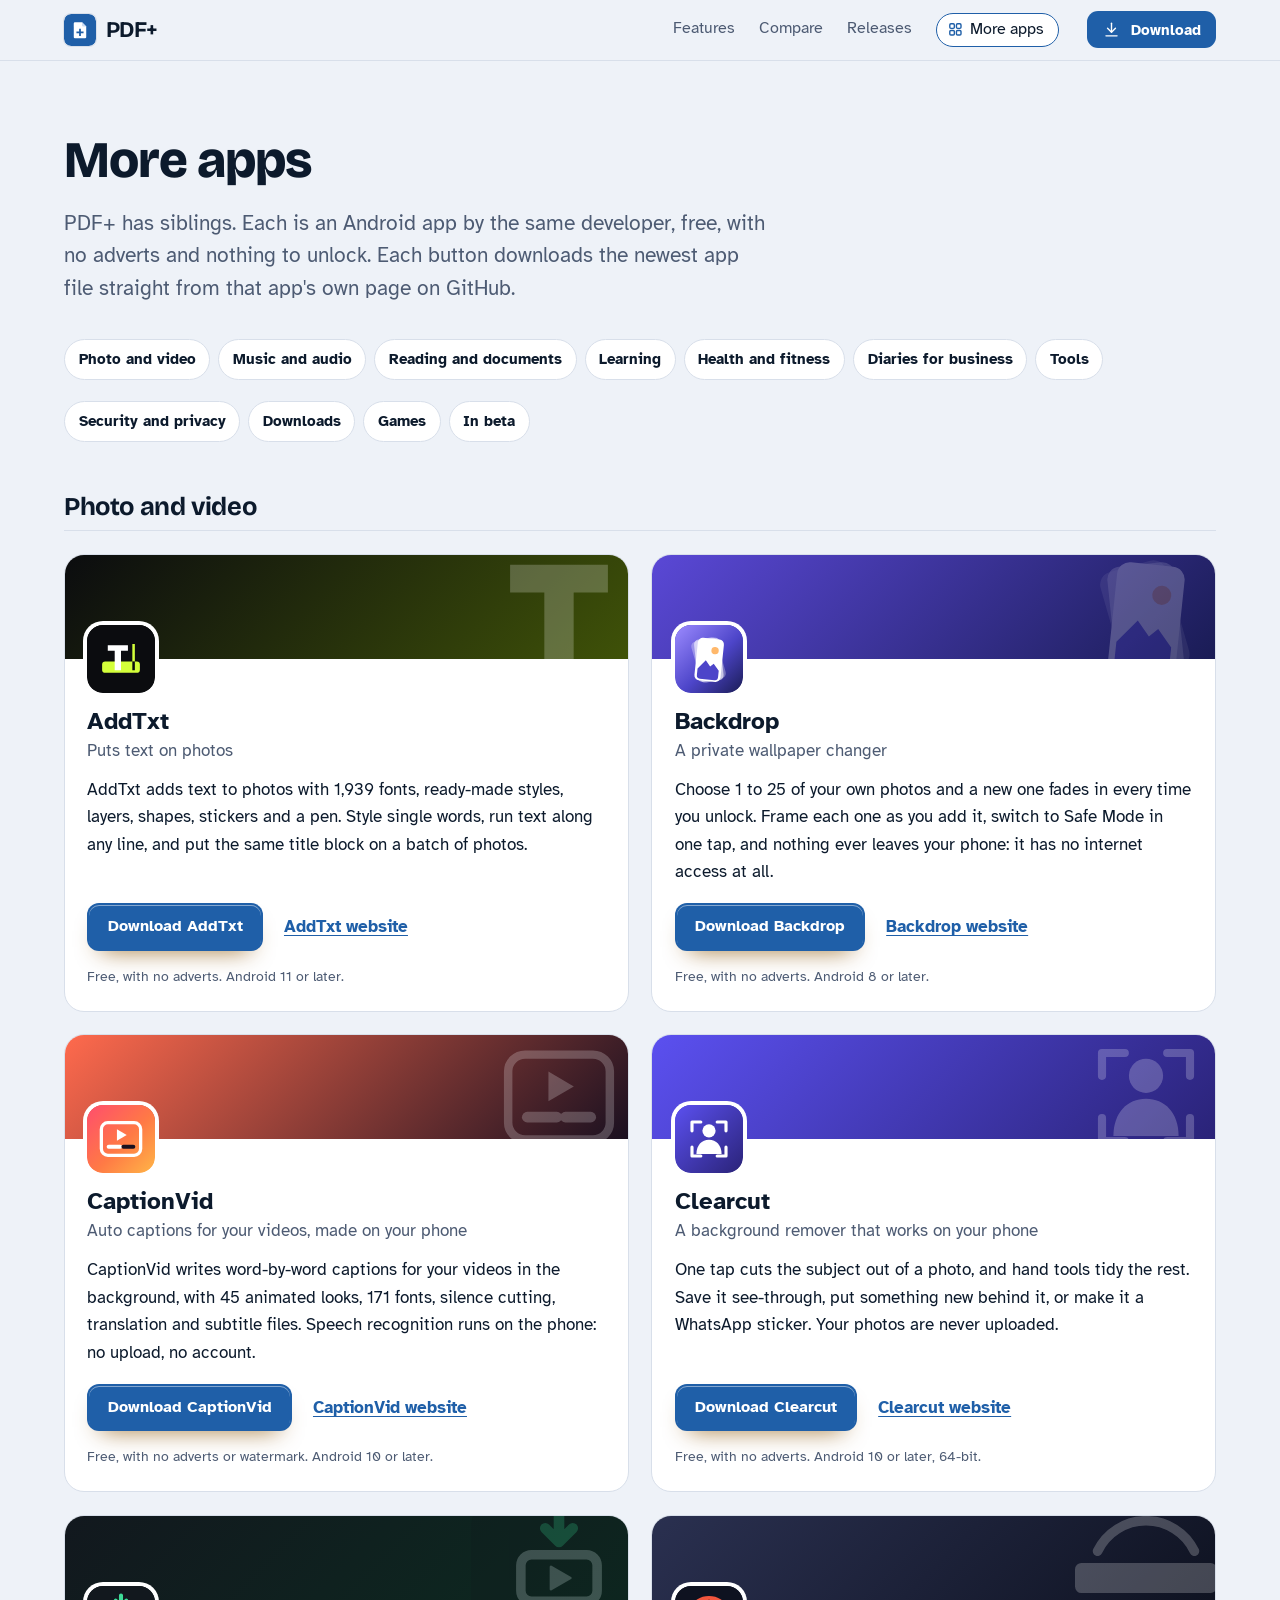
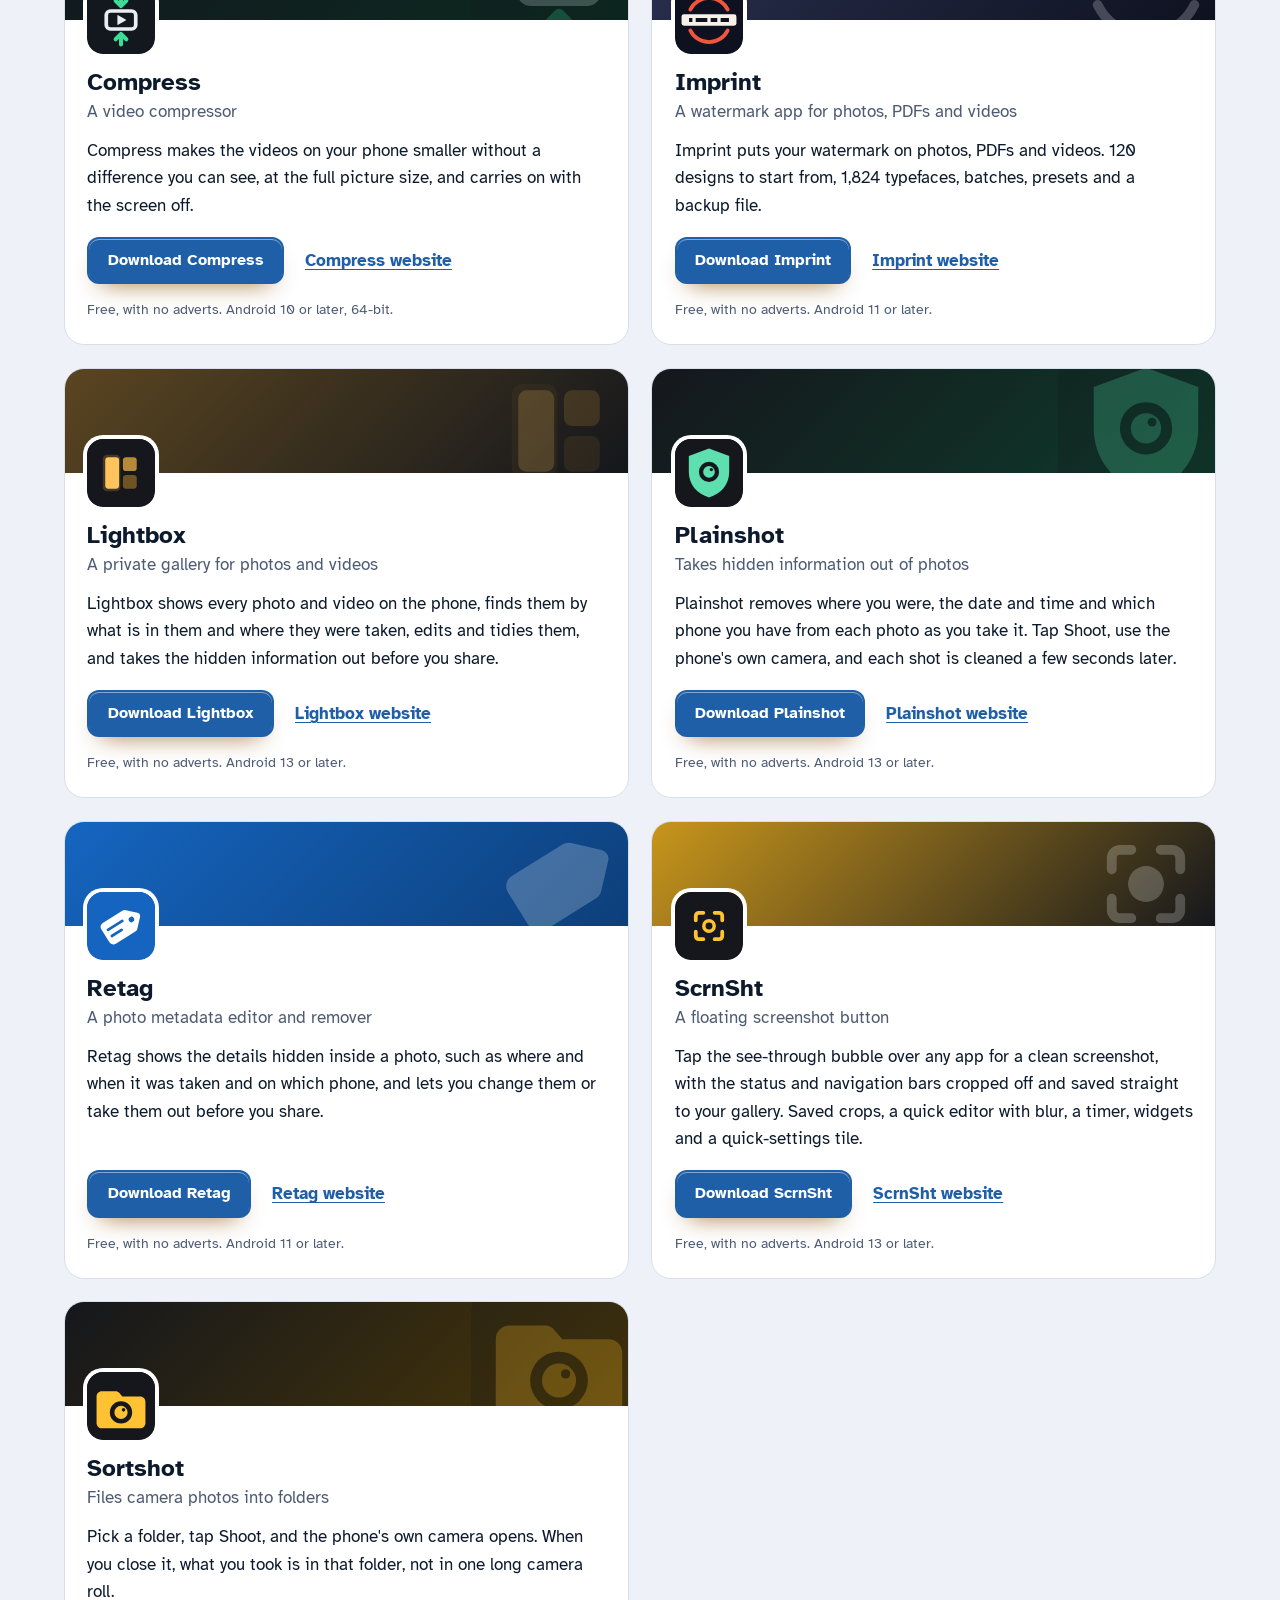
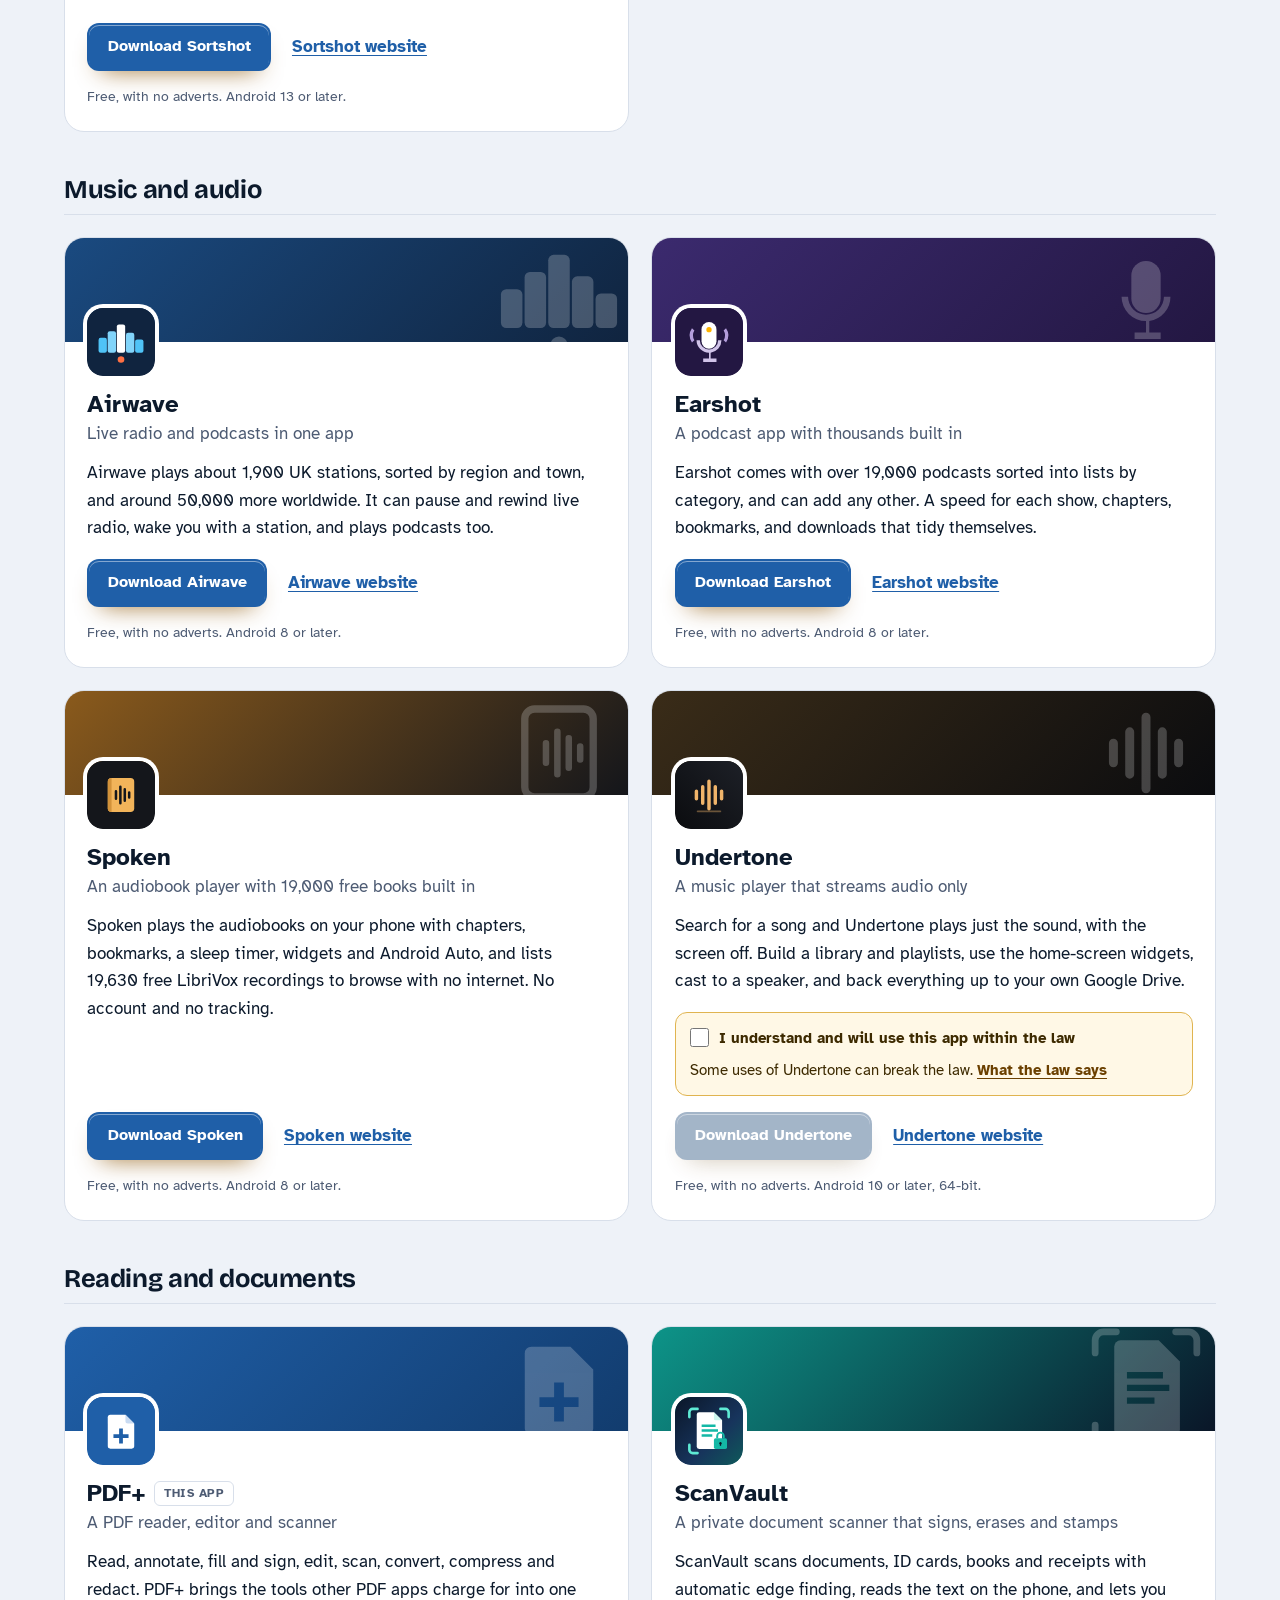
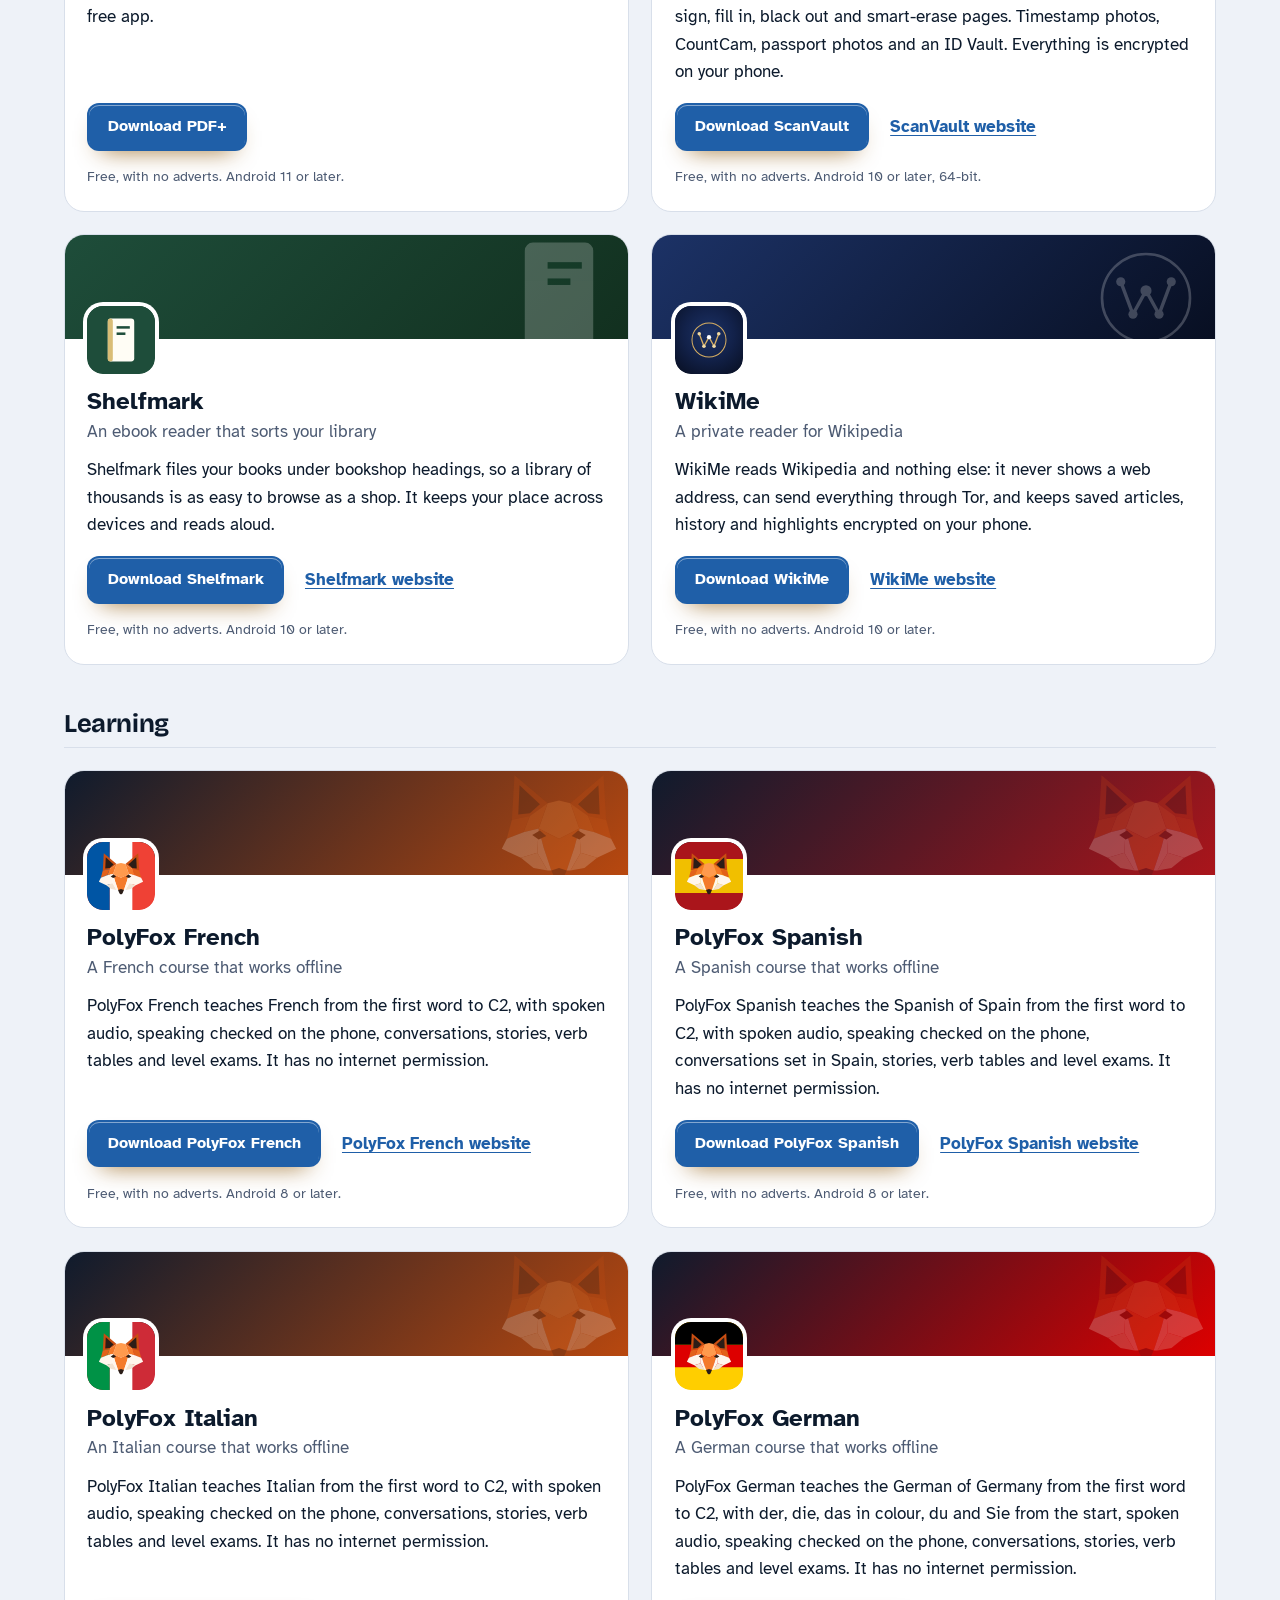
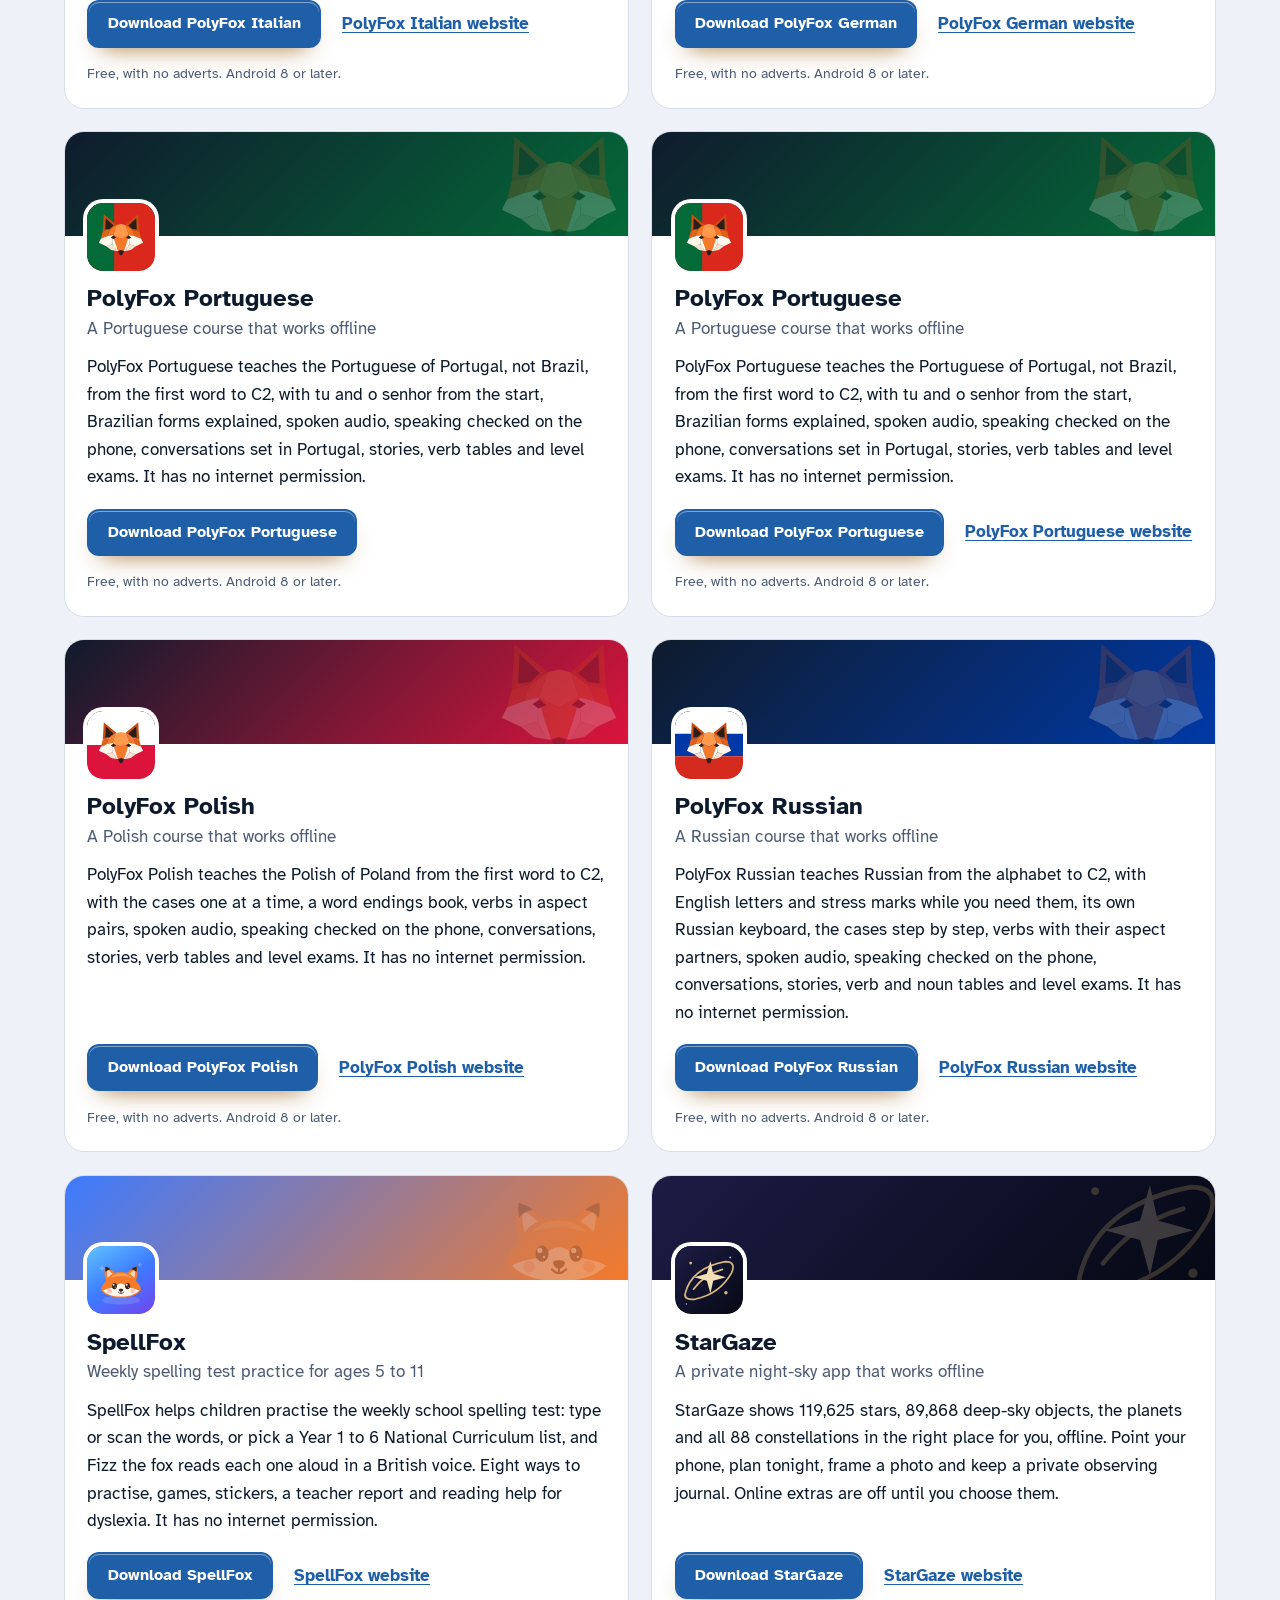
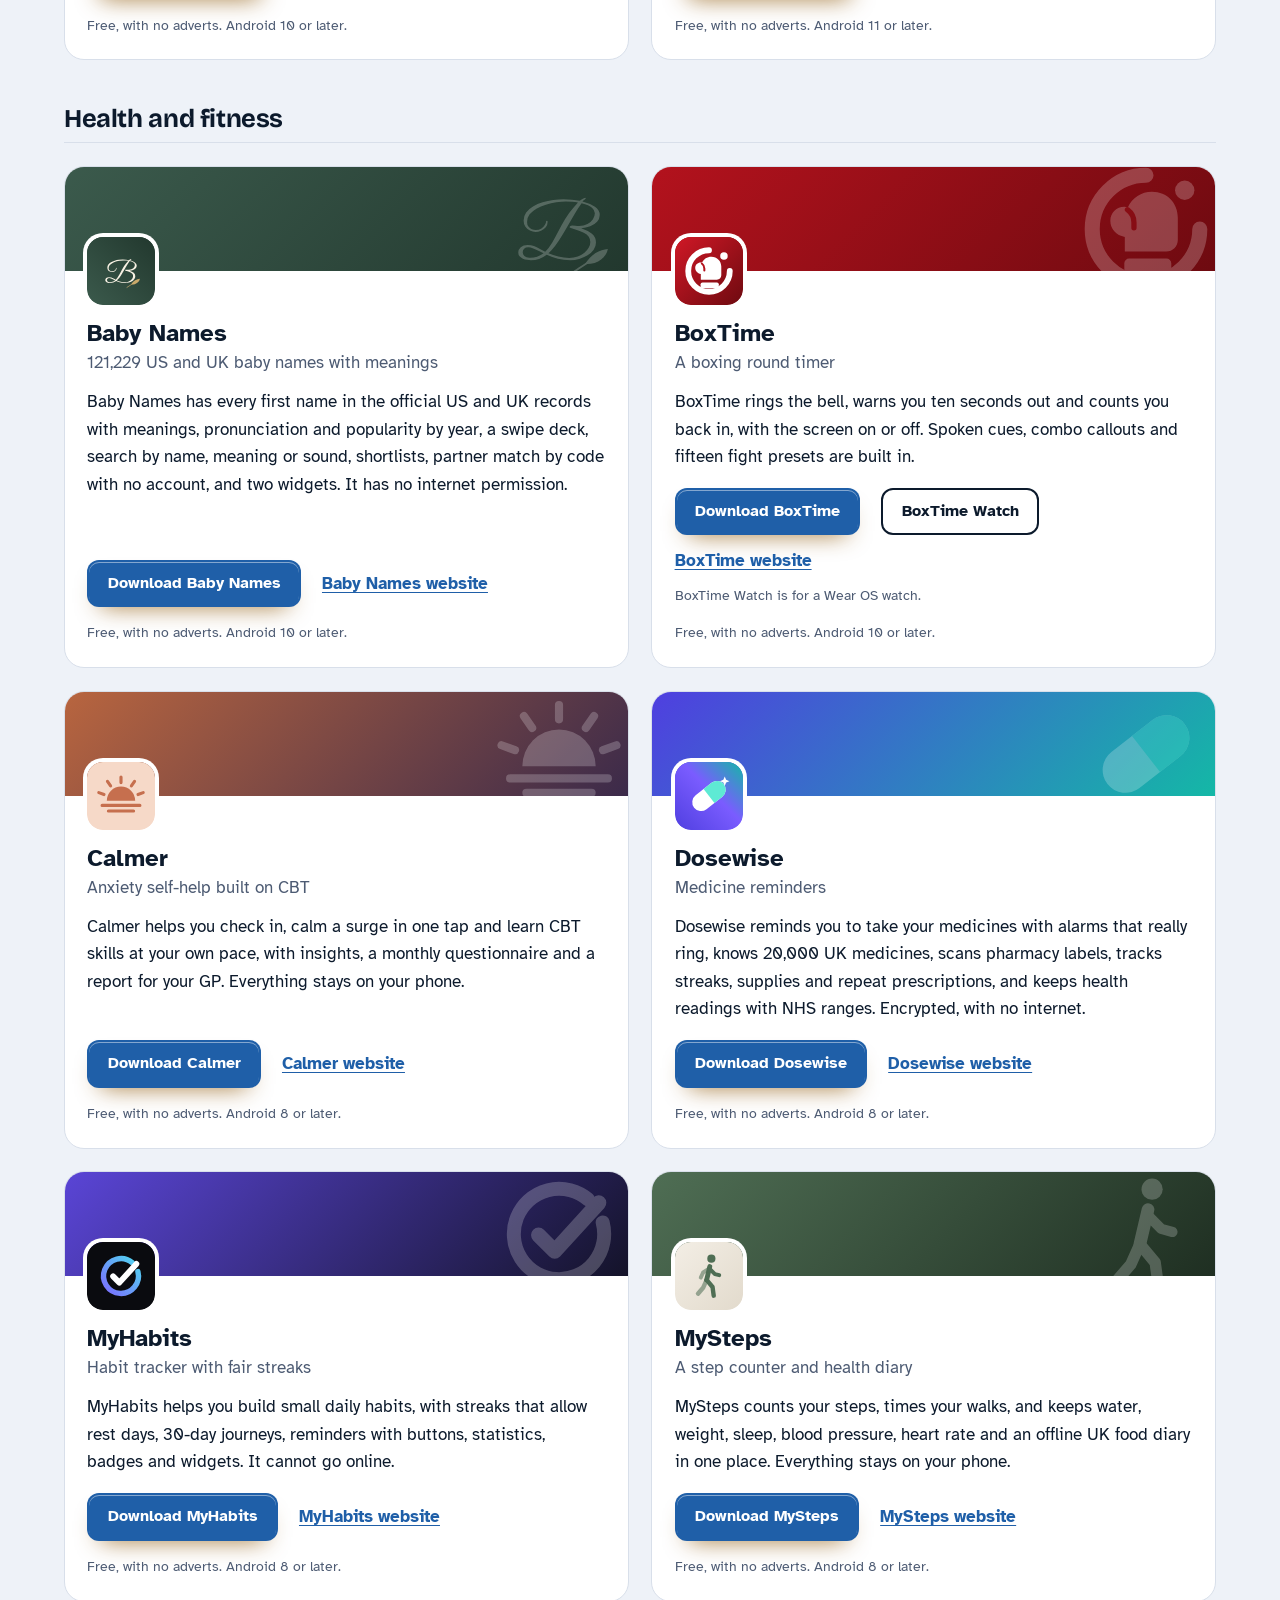
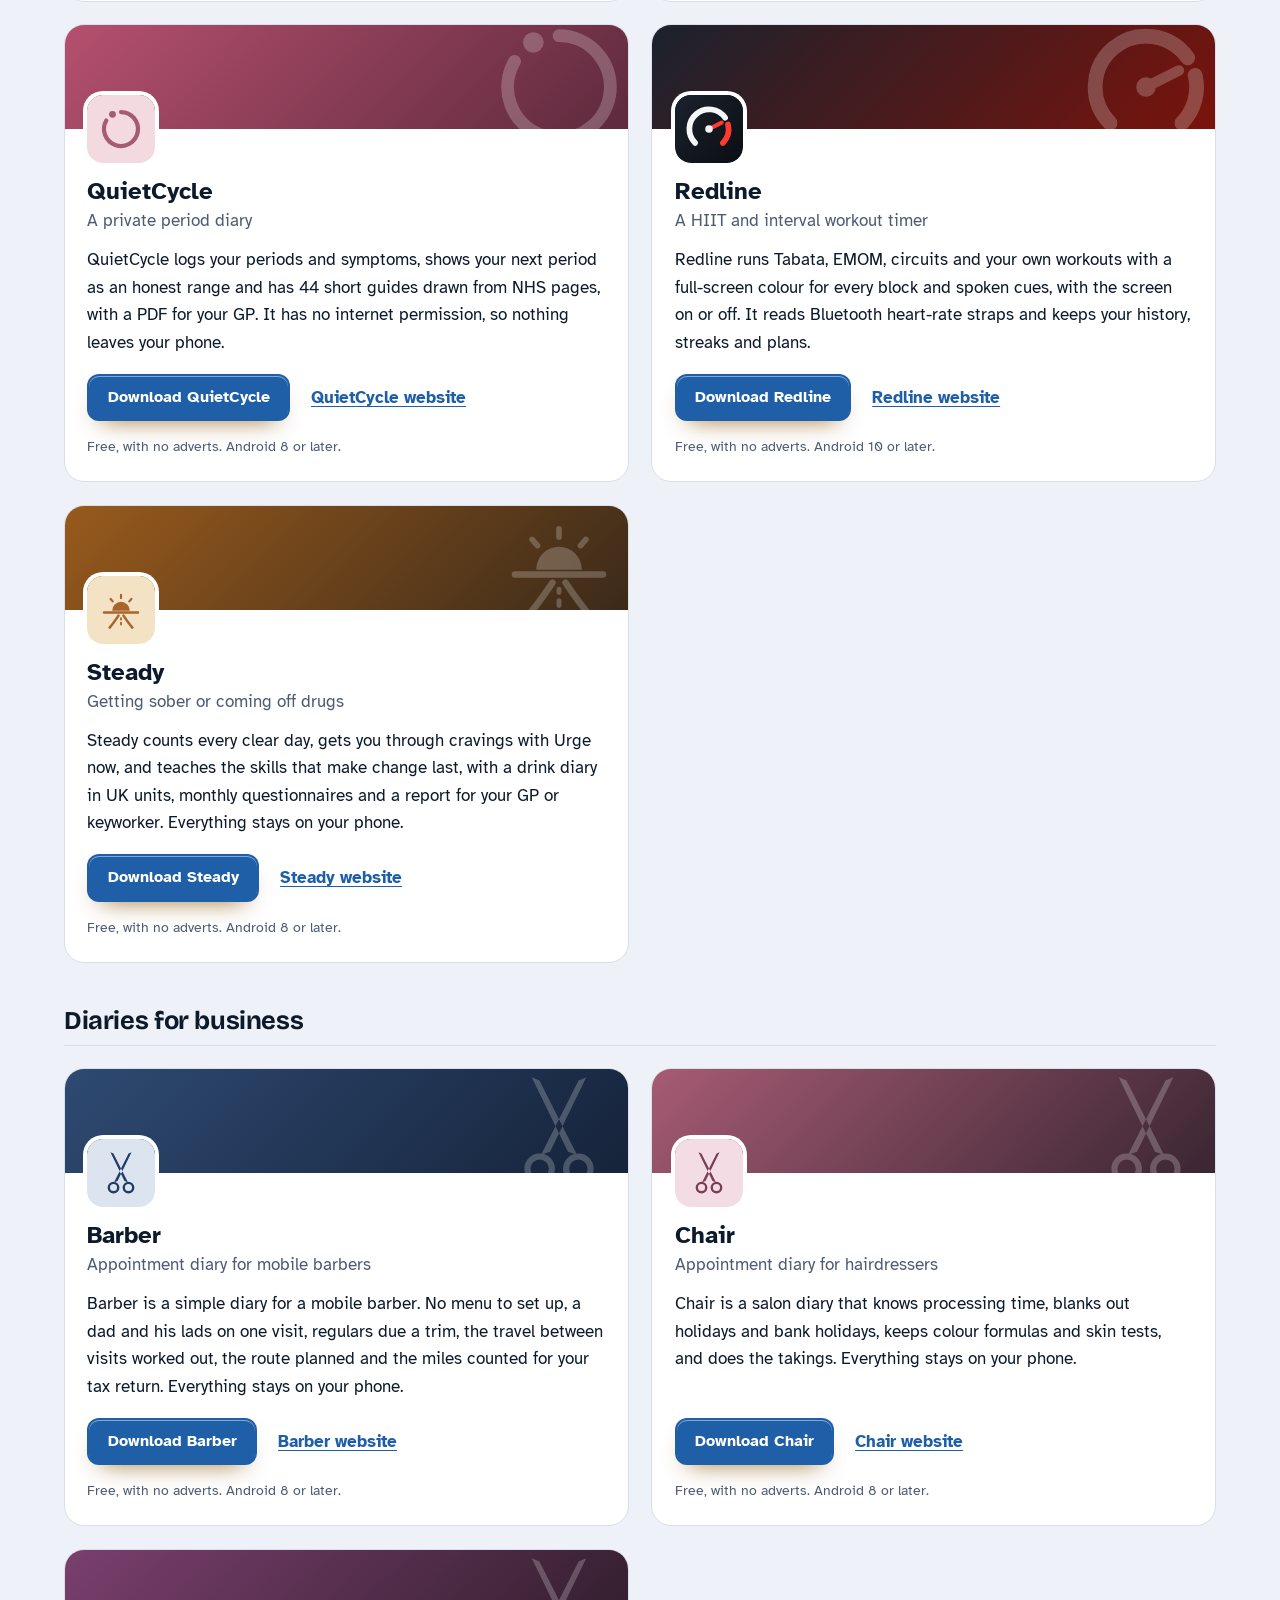
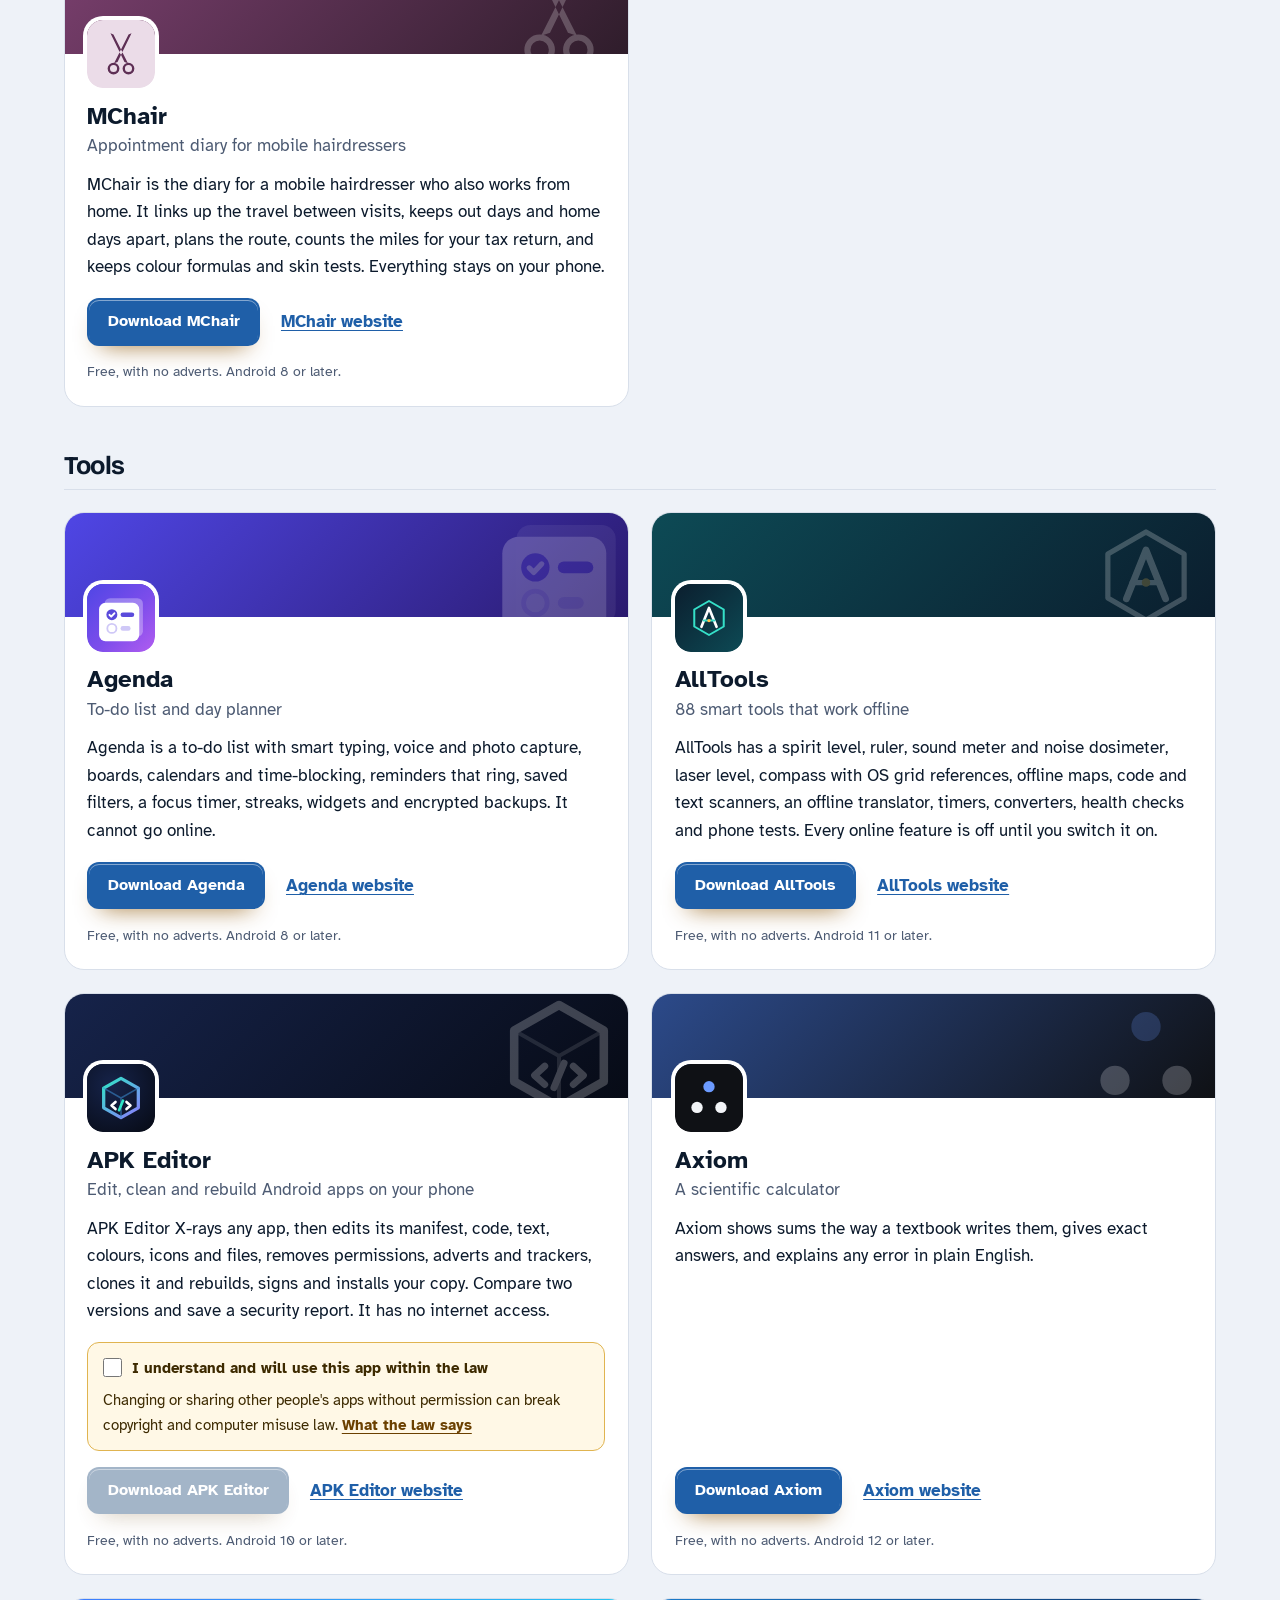
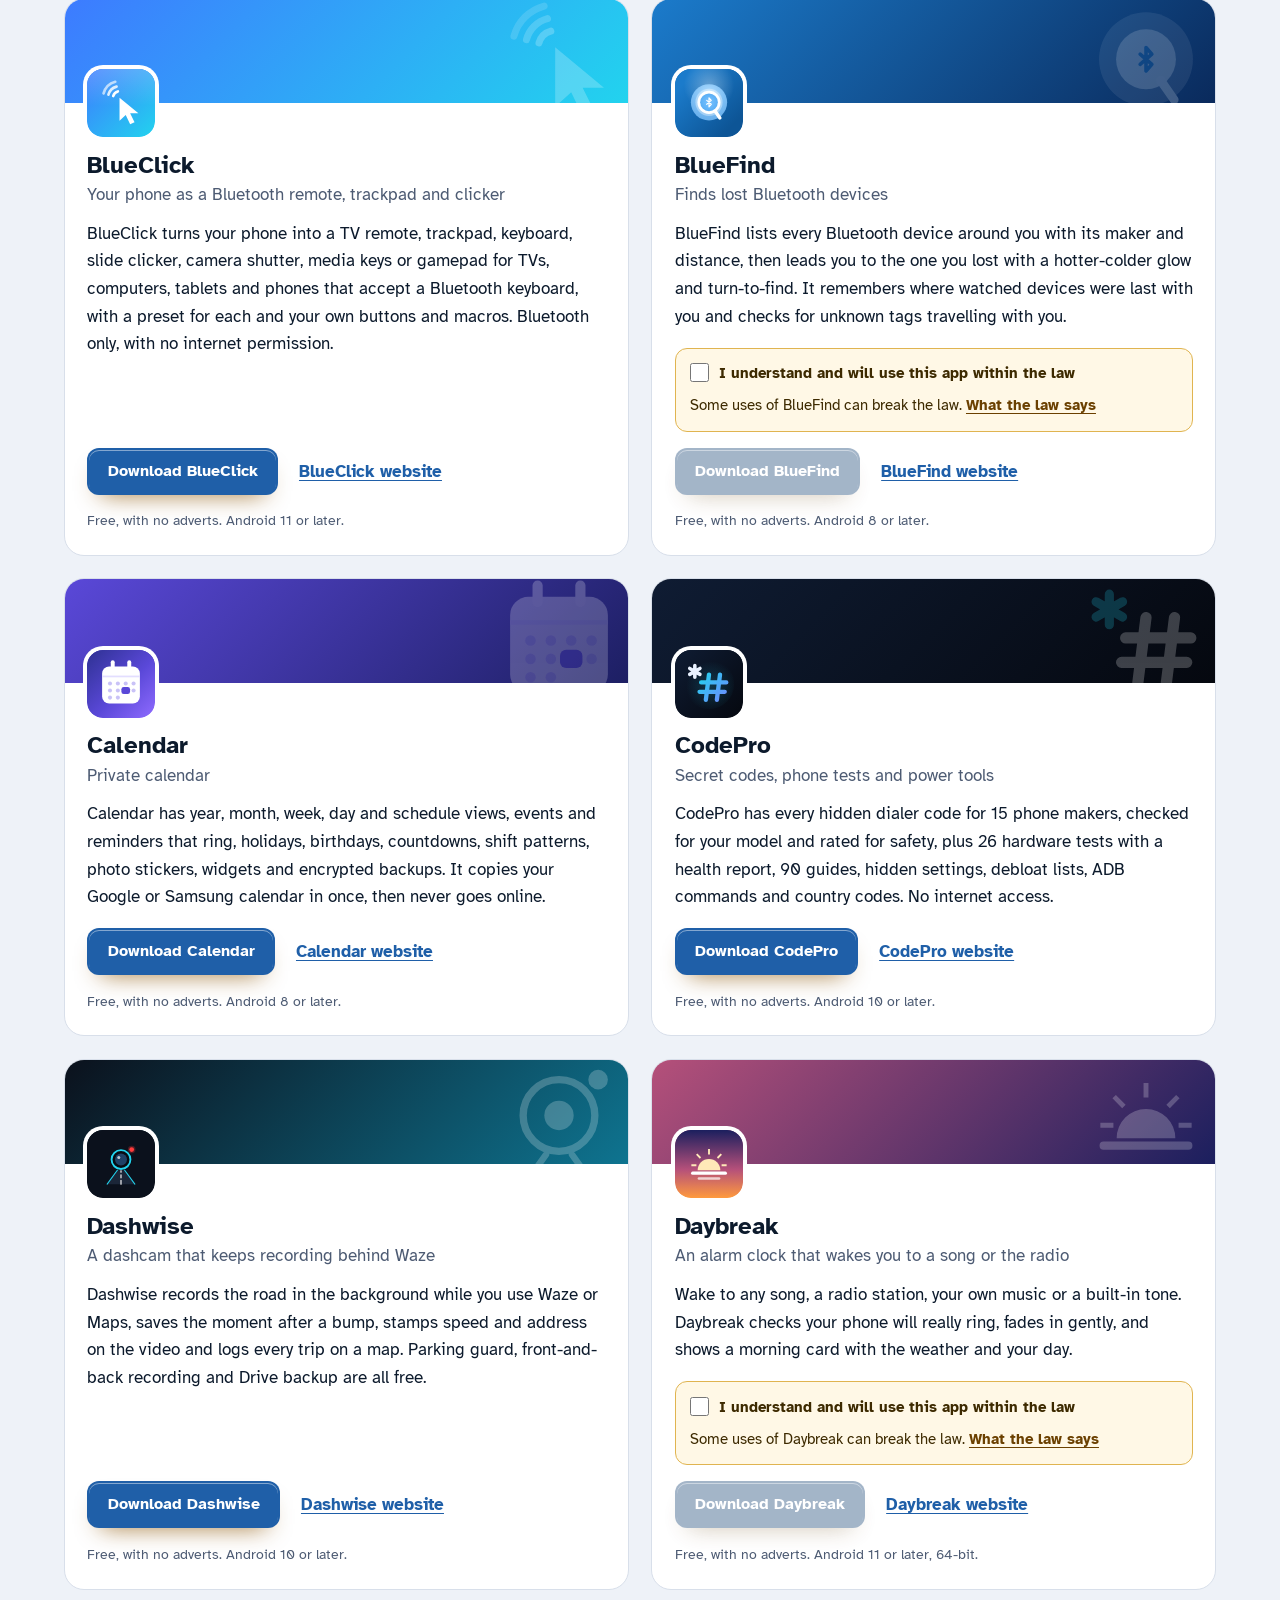
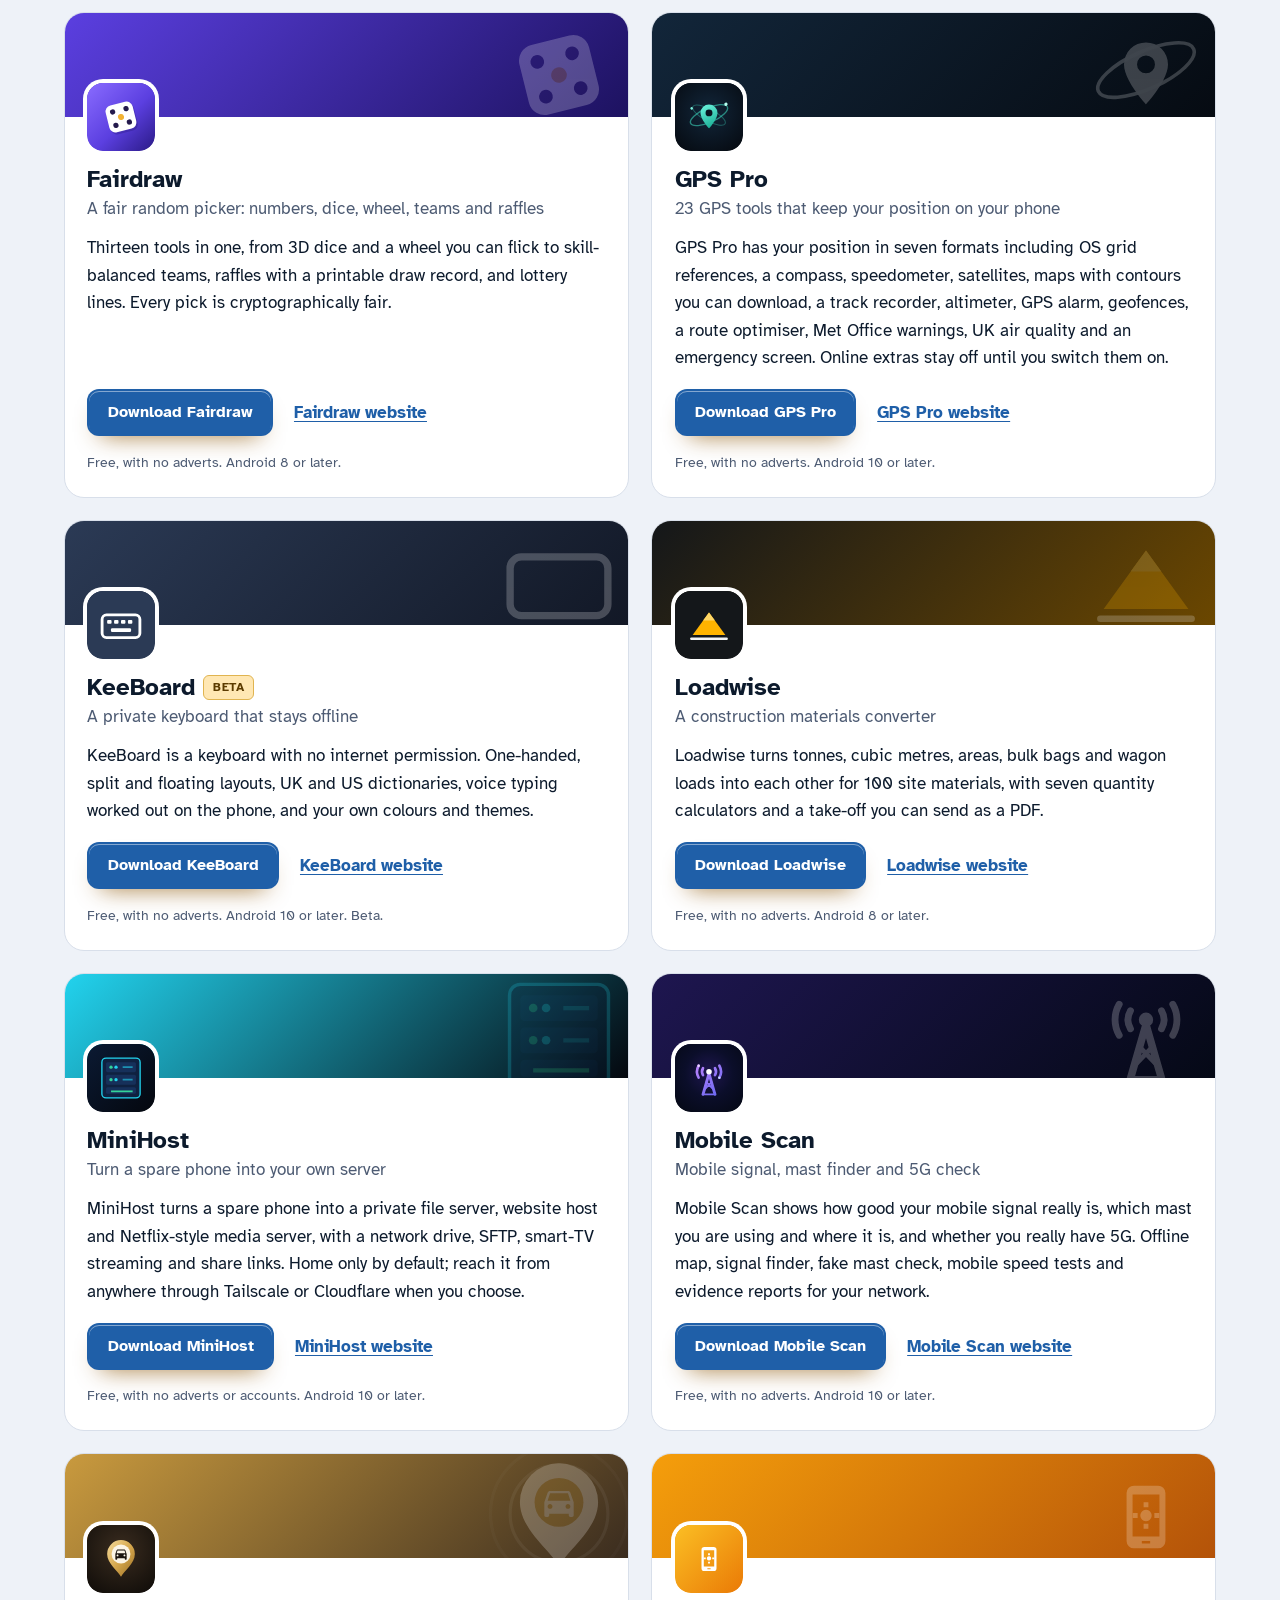
<file: docs/more-apps.html>
<!DOCTYPE html>
<html lang="en-GB">
<head>
<meta charset="utf-8">
<meta name="viewport" content="width=device-width, initial-scale=1">
<title>More free Android apps from the maker of PDF+</title>
<meta name="description" content="All 99 free Android apps from the maker of PDF+, in one list by category, each with its download and a link to its website.">
<meta name="author" content="Jonathan Jackson">
<link rel="canonical" href="https://customgpter.github.io/pdfplus/more-apps.html">
<meta name="theme-color" content="#eef2f8" media="(prefers-color-scheme: light)">
<meta name="theme-color" content="#0a111b" media="(prefers-color-scheme: dark)">
<meta property="og:type" content="website">
<meta property="og:site_name" content="PDF+">
<meta property="og:title" content="More free Android apps from the maker of PDF+">
<meta property="og:description" content="All 99 free Android apps from the maker of PDF+, in one list by category, each with its download and a link to its website.">
<meta property="og:url" content="https://customgpter.github.io/pdfplus/more-apps.html">
<meta property="og:image" content="https://customgpter.github.io/pdfplus/assets/og.png">
<meta property="og:image:width" content="1200">
<meta property="og:image:height" content="630">
<meta property="og:image:alt" content="PDF+&#x27;s home screen with a list of recent PDFs">
<meta property="og:locale" content="en_GB">
<meta name="twitter:card" content="summary_large_image">
<link rel="icon" href="./assets/favicon.svg" type="image/svg+xml">
<link rel="apple-touch-icon" href="./assets/apple-touch-icon.png">
<link rel="preload" href="./assets/fonts/bricolage-grotesque-latin.woff2" as="font" type="font/woff2" crossorigin>
<link rel="preload" href="./assets/fonts/atkinson-hyperlegible-latin-400-normal.woff2" as="font" type="font/woff2" crossorigin>
<link rel="stylesheet" href="./assets/site.css?v=1">
<link rel="stylesheet" href="./assets/house.css?v=1">
<script type="application/ld+json">{"@context":"https://schema.org","@type":"ItemList","name":"Apps from the maker of PDF+","url":"https://customgpter.github.io/pdfplus/more-apps.html","itemListElement":[{"@type":"ListItem","position":1,"name":"AddTxt","url":"https://customgpter.github.io/addtxt/"},{"@type":"ListItem","position":2,"name":"Backdrop","url":"https://customgpter.github.io/backdrop/"},{"@type":"ListItem","position":3,"name":"CaptionVid","url":"https://customgpter.github.io/captionvid/"},{"@type":"ListItem","position":4,"name":"Clearcut","url":"https://customgpter.github.io/clearcut/"},{"@type":"ListItem","position":5,"name":"Compress","url":"https://customgpter.github.io/compress/"},{"@type":"ListItem","position":6,"name":"Imprint","url":"https://customgpter.github.io/imprint/"},{"@type":"ListItem","position":7,"name":"Lightbox","url":"https://customgpter.github.io/lightbox/"},{"@type":"ListItem","position":8,"name":"Plainshot","url":"https://customgpter.github.io/plainshot/"},{"@type":"ListItem","position":9,"name":"Retag","url":"https://customgpter.github.io/retag/"},{"@type":"ListItem","position":10,"name":"ScrnSht","url":"https://customgpter.github.io/scrnsht/"},{"@type":"ListItem","position":11,"name":"Sortshot","url":"https://customgpter.github.io/sortshot/"},{"@type":"ListItem","position":12,"name":"Airwave","url":"https://customgpter.github.io/airwave/"},{"@type":"ListItem","position":13,"name":"Earshot","url":"https://customgpter.github.io/earshot/"},{"@type":"ListItem","position":14,"name":"Spoken","url":"https://customgpter.github.io/spoken/"},{"@type":"ListItem","position":15,"name":"Undertone","url":"https://customgpter.github.io/undertone/"},{"@type":"ListItem","position":16,"name":"PDF+","url":"https://customgpter.github.io/pdfplus/"},{"@type":"ListItem","position":17,"name":"ScanVault","url":"https://customgpter.github.io/scanvault/"},{"@type":"ListItem","position":18,"name":"Shelfmark","url":"https://customgpter.github.io/shelfmark/"},{"@type":"ListItem","position":19,"name":"WikiMe","url":"https://customgpter.github.io/wikime/"},{"@type":"ListItem","position":20,"name":"PolyFox French","url":"https://customgpter.github.io/polyfox/"},{"@type":"ListItem","position":21,"name":"PolyFox German","url":"https://customgpter.github.io/polyfox-german/"},{"@type":"ListItem","position":22,"name":"PolyFox Portuguese","url":"https://customgpter.github.io/polyfox-portuguese/"},{"@type":"ListItem","position":23,"name":"PolyFox Polish","url":"https://customgpter.github.io/polyfox-polish/"},{"@type":"ListItem","position":24,"name":"PolyFox Russian","url":"https://customgpter.github.io/polyfox-russian/"},{"@type":"ListItem","position":25,"name":"SpellFox","url":"https://customgpter.github.io/spellfox/"},{"@type":"ListItem","position":26,"name":"StarGaze","url":"https://customgpter.github.io/stargaze/"},{"@type":"ListItem","position":27,"name":"Baby Names","url":"https://customgpter.github.io/babynames/"},{"@type":"ListItem","position":28,"name":"BoxTime","url":"https://customgpter.github.io/boxtime/"},{"@type":"ListItem","position":29,"name":"Calmer","url":"https://customgpter.github.io/calmer/"},{"@type":"ListItem","position":30,"name":"Dosewise","url":"https://customgpter.github.io/dosewise/"},{"@type":"ListItem","position":31,"name":"MyHabits","url":"https://customgpter.github.io/myhabits/"},{"@type":"ListItem","position":32,"name":"MySteps","url":"https://customgpter.github.io/mysteps/"},{"@type":"ListItem","position":33,"name":"QuietCycle","url":"https://customgpter.github.io/quietcycle/"},{"@type":"ListItem","position":34,"name":"Redline","url":"https://customgpter.github.io/redline/"},{"@type":"ListItem","position":35,"name":"Steady","url":"https://customgpter.github.io/steady/"},{"@type":"ListItem","position":36,"name":"Barber","url":"https://customgpter.github.io/barber/"},{"@type":"ListItem","position":37,"name":"Chair","url":"https://customgpter.github.io/chair/"},{"@type":"ListItem","position":38,"name":"MChair","url":"https://customgpter.github.io/mchair/"},{"@type":"ListItem","position":39,"name":"Agenda","url":"https://customgpter.github.io/agenda/"},{"@type":"ListItem","position":40,"name":"AllTools","url":"https://customgpter.github.io/alltools/"},{"@type":"ListItem","position":41,"name":"APK Editor","url":"https://customgpter.github.io/apkeditor/"},{"@type":"ListItem","position":42,"name":"Axiom","url":"https://customgpter.github.io/axiom/"},{"@type":"ListItem","position":43,"name":"BlueClick","url":"https://customgpter.github.io/blueclick/"},{"@type":"ListItem","position":44,"name":"BlueFind","url":"https://customgpter.github.io/bluefind/"},{"@type":"ListItem","position":45,"name":"Calendar","url":"https://customgpter.github.io/calendar/"},{"@type":"ListItem","position":46,"name":"CodePro","url":"https://customgpter.github.io/codepro/"},{"@type":"ListItem","position":47,"name":"Dashwise","url":"https://customgpter.github.io/dashwise/"},{"@type":"ListItem","position":48,"name":"Daybreak","url":"https://customgpter.github.io/daybreak/"},{"@type":"ListItem","position":49,"name":"Fairdraw","url":"https://customgpter.github.io/fairdraw/"},{"@type":"ListItem","position":50,"name":"GPS Pro","url":"https://customgpter.github.io/gpspro/"},{"@type":"ListItem","position":51,"name":"KeeBoard","url":"https://customgpter.github.io/keeboard/"},{"@type":"ListItem","position":52,"name":"Loadwise","url":"https://customgpter.github.io/loadwise/"},{"@type":"ListItem","position":53,"name":"MiniHost","url":"https://customgpter.github.io/minihost/"},{"@type":"ListItem","position":54,"name":"Mobile Scan","url":"https://customgpter.github.io/mobilescan/"},{"@type":"ListItem","position":55,"name":"Parkwise","url":"https://customgpter.github.io/parkwise/"},{"@type":"ListItem","position":56,"name":"Pocketmind","url":"https://customgpter.github.io/pocketmind/"},{"@type":"ListItem","position":57,"name":"Refine","url":"https://customgpter.github.io/refine/"},{"@type":"ListItem","position":58,"name":"Shiftwise","url":"https://customgpter.github.io/shiftwise/"},{"@type":"ListItem","position":59,"name":"SimpleCalc","url":"https://customgpter.github.io/simplecalc/"},{"@type":"ListItem","position":60,"name":"Skyline","url":"https://customgpter.github.io/skyline/"},{"@type":"ListItem","position":61,"name":"Slipway","url":"https://customgpter.github.io/slipway/"},{"@type":"ListItem","position":62,"name":"Tagger","url":"https://customgpter.github.io/tagger/"},{"@type":"ListItem","position":63,"name":"TotalClean","url":"https://customgpter.github.io/totalclean/"},{"@type":"ListItem","position":64,"name":"TVLink","url":"https://customgpter.github.io/tvlink/"},{"@type":"ListItem","position":65,"name":"Unbox","url":"https://customgpter.github.io/unbox/"},{"@type":"ListItem","position":66,"name":"WhatsKeep","url":"https://customgpter.github.io/whatskeep/"},{"@type":"ListItem","position":67,"name":"WiFi Scan","url":"https://customgpter.github.io/wifiscan/"},{"@type":"ListItem","position":68,"name":"Auditly","url":"https://customgpter.github.io/auditly/"},{"@type":"ListItem","position":69,"name":"Backchannel","url":"https://customgpter.github.io/backchannel/"},{"@type":"ListItem","position":70,"name":"ENotes","url":"https://customgpter.github.io/enotes/"},{"@type":"ListItem","position":71,"name":"FindMe","url":"https://customgpter.github.io/findme/"},{"@type":"ListItem","position":72,"name":"iLock","url":"https://customgpter.github.io/ilock/"},{"@type":"ListItem","position":73,"name":"ImSafe","url":"https://customgpter.github.io/imsafe/"},{"@type":"ListItem","position":74,"name":"IShred","url":"https://customgpter.github.io/ishred/"},{"@type":"ListItem","position":75,"name":"LockBox","url":"https://customgpter.github.io/lockbox/"},{"@type":"ListItem","position":76,"name":"PassVault","url":"https://customgpter.github.io/passvault/"},{"@type":"ListItem","position":77,"name":"SpyFind","url":"https://customgpter.github.io/spyfind/"},{"@type":"ListItem","position":78,"name":"TextWipe","url":"https://customgpter.github.io/textwipe/"},{"@type":"ListItem","position":79,"name":"Tracewire","url":"https://customgpter.github.io/tracewire/"},{"@type":"ListItem","position":80,"name":"Vigil","url":"https://customgpter.github.io/vigil/"},{"@type":"ListItem","position":81,"name":"Grab","url":"https://customgpter.github.io/grab/"},{"@type":"ListItem","position":82,"name":"Swarm","url":"https://customgpter.github.io/swarm/"},{"@type":"ListItem","position":83,"name":"Plane Games","url":"https://customgpter.github.io/plane-games/"},{"@type":"ListItem","position":84,"name":"Ninefold","url":"https://customgpter.github.io/ninefold/"},{"@type":"ListItem","position":85,"name":"Cubewise","url":"https://customgpter.github.io/cubewise/"},{"@type":"ListItem","position":86,"name":"Tilewise","url":"https://customgpter.github.io/tilewise/"},{"@type":"ListItem","position":87,"name":"Letterwise","url":"https://customgpter.github.io/letterwise/"},{"@type":"ListItem","position":88,"name":"Kingside","url":"https://customgpter.github.io/kingside/"},{"@type":"ListItem","position":89,"name":"Deckhand","url":"https://customgpter.github.io/deckhand/"},{"@type":"ListItem","position":90,"name":"SNESForge","url":"https://customgpter.github.io/snesforge/"},{"@type":"ListItem","position":91,"name":"Fame Boy","url":"https://customgpter.github.io/fameboy/"},{"@type":"ListItem","position":92,"name":"PSPPro","url":"https://customgpter.github.io/psppro/"},{"@type":"ListItem","position":93,"name":"MegaGen","url":"https://customgpter.github.io/megagen/"},{"@type":"ListItem","position":94,"name":"QVR","url":"https://customgpter.github.io/qvr/"},{"@type":"ListItem","position":95,"name":"QVR Watch","url":"https://customgpter.github.io/qvr-watch/"},{"@type":"ListItem","position":96,"name":"QVRLite","url":"https://customgpter.github.io/qvrlite/"},{"@type":"ListItem","position":97,"name":"Onionz","url":"https://customgpter.github.io/onionz/"},{"@type":"ListItem","position":98,"name":"OnionzWeb","url":"https://customgpter.github.io/onionzweb/"}]}</script>
<link rel="stylesheet" href="./assets/apps-list.css?v=1">
<script src="./assets/apps-list.js?v=1" defer></script>
</head>
<body>
<a class="skip" href="#main">Skip to content</a>
<header class="masthead">
<div class="wrap">
<a class="brand" href="./" aria-label="PDF+ home"><svg viewBox="0 0 108 108" aria-hidden="true"><rect width="108" height="108" rx="24" fill="#1f5fa8"/><path fill="#fff" d="M37 28h24l14 14v36a4 4 0 0 1-4 4H37a4 4 0 0 1-4-4V32a4 4 0 0 1 4-4z"/><path fill="#c9dbf2" d="M61 28l14 14H65a4 4 0 0 1-4-4z"/><path fill="#1f5fa8" d="M51 50h6v9h9v6h-9v9h-6v-9h-9v-6h9z"/></svg><span>PDF+</span></a>
<nav aria-label="Main"><ul><li><a href="./#features">Features</a></li><li><a href="./compare.html">Compare</a></li><li><a href="./releases.html">Releases</a></li><li><a class="more-apps" href="./more-apps.html" aria-current="page"><svg class="ico" viewBox="0 0 24 24" aria-hidden="true"><rect x="4" y="4" width="6.5" height="6.5" rx="1.6"/><rect x="13.5" y="4" width="6.5" height="6.5" rx="1.6"/><rect x="4" y="13.5" width="6.5" height="6.5" rx="1.6"/><rect x="13.5" y="13.5" width="6.5" height="6.5" rx="1.6"/></svg>More apps</a></li></ul></nav>
<a class="button small" href="https://github.com/CustomGPTer/pdfplus/releases/latest/download/PDFPlus.apk"><svg class="ico" viewBox="0 0 24 24" aria-hidden="true"><path d="M12 4v11"/><path d="M7 10.5l5 5 5-5"/><path d="M5 20h14"/></svg>Download</a>
</div>
</header>
<main id="main" class="doc">
<div class="wrap">
<div class="measure">
<h1>More apps</h1>
<p class="lede">PDF+ has siblings. Each is an Android app by the same developer, free, with no adverts and nothing to unlock. Each button downloads the newest app file straight from that app's own page on GitHub.</p>
</div>
<!-- apps:start -->
<nav class="mapps-jump" aria-label="App groups"><ul><li><a href="#apps-photo">Photo and video</a></li><li><a href="#apps-audio">Music and audio</a></li><li><a href="#apps-reading">Reading and documents</a></li><li><a href="#apps-learning">Learning</a></li><li><a href="#apps-health">Health and fitness</a></li><li><a href="#apps-diaries">Diaries for business</a></li><li><a href="#apps-tools">Tools</a></li><li><a href="#apps-security">Security and privacy</a></li><li><a href="#apps-downloads">Downloads</a></li><li><a href="#apps-games">Games</a></li><li><a href="#apps-testing">In beta</a></li></ul></nav>
<div class="mapps-group" role="group" aria-labelledby="apps-photo"><h2 class="mapps-cat" id="apps-photo">Photo and video</h2>
<ul class="mapps"><li class="mapp" style="--b:#0b0c0f;--b2:#3f5208"><div class="mapp-cover" aria-hidden="true"><svg viewBox="0 0 108 108"><path fill="#fff" d="M24 22h60v17H63v49H45V39H24z"/></svg></div><div class="mapp-body"><svg class="mapp-icon" viewBox="0 0 108 108" aria-hidden="true"><rect width="108" height="108" rx="24" fill="#0b0c0f"/><path fill="#d4ff3a" d="M29 58h50a5 5 0 0 1 5 5v8a5 5 0 0 1-5 5H29a5 5 0 0 1-5-5v-8a5 5 0 0 1 5-5z"/><path fill="#fff" d="M33 32h32v9H54v31H44V41H33z"/><path fill="#d4ff3a" d="M72 30h4v28h-4z"/><path fill="#0b0c0f" d="M72 58h4v14h-4z"/></svg><h3>AddTxt</h3><p class="mapp-kind">Puts text on photos</p><p class="mapp-say">AddTxt adds text to photos with 1,939 fonts, ready-made styles, layers, shapes, stickers and a pen. Style single words, run text along any line, and put the same title block on a batch of photos.</p><p class="mapp-go"><a class="button" href="https://github.com/CustomGPTer/addtxt/releases/latest/download/AddTxt.apk">Download AddTxt</a><a class="mapp-site" href="https://customgpter.github.io/addtxt/">AddTxt website</a></p><p class="mapp-needs">Free, with no adverts. Android 11 or later.</p></div></li>
<li class="mapp" style="--b:#5a48d6;--b2:#1a1c55"><div class="mapp-cover" aria-hidden="true"><svg viewBox="0 0 108 108"><g transform="translate(54 58) scale(1.3) translate(-54 -58)"><rect x="38" y="30" width="32" height="52" rx="6" fill="#fff" fill-opacity=".3" transform="rotate(-16 54 58)"/><rect x="38" y="30" width="32" height="52" rx="6" fill="#fff" fill-opacity=".6" transform="rotate(-6 54 58)"/><g transform="rotate(6 54 58)"><rect x="38" y="30" width="32" height="52" rx="6" fill="#fff"/><path d="M41 68l9-11 6 7 4-4 7 8v8a4 4 0 0 1-4 4H45a4 4 0 0 1-4-4z" fill="#4d45c9"/><circle cx="60" cy="44" r="4.5" fill="#FFB86B"/></g></g></svg></div><div class="mapp-body"><svg class="mapp-icon" viewBox="0 0 108 108" aria-hidden="true"><defs><linearGradient id="i-backdrop-mapp-cc" x1="0" y1="0" x2="1" y2="1"><stop offset="0" stop-color="#9c8bff"/><stop offset=".55" stop-color="#4d45c9"/><stop offset="1" stop-color="#1a1c55"/></linearGradient></defs><rect width="108" height="108" rx="24" fill="url(#i-backdrop-mapp-cc)"/><g transform="translate(54 58) scale(1.3) translate(-54 -58)"><rect x="38" y="30" width="32" height="52" rx="6" fill="#fff" fill-opacity=".3" transform="rotate(-16 54 58)"/><rect x="38" y="30" width="32" height="52" rx="6" fill="#fff" fill-opacity=".6" transform="rotate(-6 54 58)"/><g transform="rotate(6 54 58)"><rect x="38" y="30" width="32" height="52" rx="6" fill="#fff"/><path d="M41 68l9-11 6 7 4-4 7 8v8a4 4 0 0 1-4 4H45a4 4 0 0 1-4-4z" fill="#4d45c9"/><circle cx="60" cy="44" r="4.5" fill="#FFB86B"/></g></g></svg><h3>Backdrop</h3><p class="mapp-kind">A private wallpaper changer</p><p class="mapp-say">Choose 1 to 25 of your own photos and a new one fades in every time you unlock. Frame each one as you add it, switch to Safe Mode in one tap, and nothing ever leaves your phone: it has no internet access at all.</p><p class="mapp-go"><a class="button" href="https://github.com/CustomGPTer/backdrop/releases/latest/download/Backdrop.apk">Download Backdrop</a><a class="mapp-site" href="https://customgpter.github.io/backdrop/">Backdrop website</a></p><p class="mapp-needs">Free, with no adverts. Android 8 or later.</p></div></li>
<li class="mapp" style="--b:#ff6a4d;--b2:#1a1020"><div class="mapp-cover" aria-hidden="true"><svg viewBox="0 0 108 108"><g transform="translate(54 54) scale(1.3) translate(-54 -54)"><path d="M38,34 h32 a8,8 0 0 1 8,8 v24 a8,8 0 0 1 -8,8 h-32 a8,8 0 0 1 -8,-8 v-24 a8,8 0 0 1 8,-8 z" fill="none" stroke="#fff" stroke-width="4"/><path d="M49,42 L61,49 L49,56 Z" fill="#fff"/><path d="M39,61 h14 a2.5,2.5 0 0 1 0,5 h-14 a2.5,2.5 0 0 1 0,-5 z" fill="#fff"/><path d="M57,61 h12 a2.5,2.5 0 0 1 0,5 h-12 a2.5,2.5 0 0 1 0,-5 z" fill="#ffffff"/></g></svg></div><div class="mapp-body"><svg class="mapp-icon" viewBox="0 0 108 108" aria-hidden="true"><defs><linearGradient id="i-captionvid-cvbg" x1="0" y1="0" x2="1" y2="1"><stop offset="0" stop-color="#ff4d6d"/><stop offset=".55" stop-color="#ff7a45"/><stop offset="1" stop-color="#ffb547"/></linearGradient></defs><rect width="108" height="108" rx="24" fill="url(#i-captionvid-cvbg)"/><g transform="translate(54 54) scale(1.3) translate(-54 -54)"><path d="M38,34 h32 a8,8 0 0 1 8,8 v24 a8,8 0 0 1 -8,8 h-32 a8,8 0 0 1 -8,-8 v-24 a8,8 0 0 1 8,-8 z" fill="none" stroke="#fff" stroke-width="4"/><path d="M49,42 L61,49 L49,56 Z" fill="#fff"/><path d="M39,61 h14 a2.5,2.5 0 0 1 0,5 h-14 a2.5,2.5 0 0 1 0,-5 z" fill="#fff"/><path d="M57,61 h12 a2.5,2.5 0 0 1 0,5 h-12 a2.5,2.5 0 0 1 0,-5 z" fill="#1a1020"/></g></svg><h3>CaptionVid</h3><p class="mapp-kind">Auto captions for your videos, made on your phone</p><p class="mapp-say">CaptionVid writes word-by-word captions for your videos in the background, with 45 animated looks, 171 fonts, silence cutting, translation and subtitle files. Speech recognition runs on the phone: no upload, no account.</p><p class="mapp-go"><a class="button" href="https://github.com/CustomGPTer/captionvid/releases/latest/download/CaptionVid.apk">Download CaptionVid</a><a class="mapp-site" href="https://customgpter.github.io/captionvid/">CaptionVid website</a></p><p class="mapp-needs">Free, with no adverts or watermark. Android 10 or later.</p></div></li><li class="mapp" style="--b:#5b50f0;--b2:#2a2378"><div class="mapp-cover" aria-hidden="true"><svg viewBox="0 0 108 108"><circle cx="54" cy="41" r="10.5" fill="#fff"/><path d="M34 78c0-14.5 8.5-23 20-23s20 8.5 20 23z" fill="#fff"/><path d="M27 41V27h14M67 27h14v14M27 67v14h14M67 81h14V67" fill="none" stroke="#fff" stroke-width="5" stroke-linecap="round" stroke-linejoin="round"/></svg></div><div class="mapp-body"><svg class="mapp-icon" viewBox="0 0 108 108" aria-hidden="true"><defs><linearGradient id="i-clearcut-mapp-cc" x1="0" y1="0" x2="1" y2="1"><stop offset="0" stop-color="#5b50f0"/><stop offset="1" stop-color="#2a2378"/></linearGradient></defs><rect width="108" height="108" rx="24" fill="url(#i-clearcut-mapp-cc)"/><circle cx="54" cy="41" r="10.5" fill="#fff"/><path d="M34 78c0-14.5 8.5-23 20-23s20 8.5 20 23z" fill="#fff"/><path d="M27 41V27h14M67 27h14v14M27 67v14h14M67 81h14V67" fill="none" stroke="#fff" stroke-width="5" stroke-linecap="round" stroke-linejoin="round"/></svg><h3>Clearcut</h3><p class="mapp-kind">A background remover that works on your phone</p><p class="mapp-say">One tap cuts the subject out of a photo, and hand tools tidy the rest. Save it see-through, put something new behind it, or make it a WhatsApp sticker. Your photos are never uploaded.</p><p class="mapp-go"><a class="button" href="https://github.com/CustomGPTer/clearcut/releases/latest/download/Clearcut.apk">Download Clearcut</a><a class="mapp-site" href="https://customgpter.github.io/clearcut/">Clearcut website</a></p><p class="mapp-needs">Free, with no adverts. Android 10 or later, 64-bit.</p></div></li>
<li class="mapp" style="--b:#12181e;--b2:#0c2a20"><div class="mapp-cover" aria-hidden="true"><svg viewBox="0 0 108 108"><rect width="108" height="108" rx="24" fill="#12181e"/><g transform="translate(54 54) scale(1.3) translate(-54 -54)"><path fill="none" stroke="#e9eef3" stroke-width="4.5" stroke-linejoin="round" d="M41 43h26a5 5 0 0 1 5 5v12a5 5 0 0 1-5 5H41a5 5 0 0 1-5-5V48a5 5 0 0 1 5-5z"/><path fill="#e9eef3" d="M50.5 48.2l9.2 5.3a.6.6 0 0 1 0 1l-9.2 5.3a.6.6 0 0 1-.9-.5V48.7a.6.6 0 0 1 .9-.5z"/><path fill="none" stroke="#3ddc97" stroke-width="5" stroke-linecap="round" stroke-linejoin="round" d="M54 24v12M47.5 30.5 54 37l6.5-6.5M54 84V72M47.5 77.5 54 71l6.5 6.5"/></g></svg></div><div class="mapp-body"><svg class="mapp-icon" viewBox="0 0 108 108" aria-hidden="true"><rect width="108" height="108" rx="24" fill="#12181e"/><g transform="translate(54 54) scale(1.3) translate(-54 -54)"><path fill="none" stroke="#e9eef3" stroke-width="4.5" stroke-linejoin="round" d="M41 43h26a5 5 0 0 1 5 5v12a5 5 0 0 1-5 5H41a5 5 0 0 1-5-5V48a5 5 0 0 1 5-5z"/><path fill="#e9eef3" d="M50.5 48.2l9.2 5.3a.6.6 0 0 1 0 1l-9.2 5.3a.6.6 0 0 1-.9-.5V48.7a.6.6 0 0 1 .9-.5z"/><path fill="none" stroke="#3ddc97" stroke-width="5" stroke-linecap="round" stroke-linejoin="round" d="M54 24v12M47.5 30.5 54 37l6.5-6.5M54 84V72M47.5 77.5 54 71l6.5 6.5"/></g></svg><h3>Compress</h3><p class="mapp-kind">A video compressor</p><p class="mapp-say">Compress makes the videos on your phone smaller without a difference you can see, at the full picture size, and carries on with the screen off.</p><p class="mapp-go"><a class="button" href="https://github.com/CustomGPTer/compress/releases/latest/download/Compress.apk">Download Compress</a><a class="mapp-site" href="https://customgpter.github.io/compress/">Compress website</a></p><p class="mapp-needs">Free, with no adverts. Android 10 or later, 64-bit.</p></div></li>
<li class="mapp" style="--b:#2a3050;--b2:#0e1220"><div class="mapp-cover" aria-hidden="true"><svg viewBox="0 0 108 108"><g transform="translate(54 54) scale(1.32) translate(-54 -54)"><path d="M31.5 41.500A25 25 0 0 1 76.500 41.500" fill="none" stroke="#fff" stroke-width="4.5" stroke-linecap="round"/><path d="M76.500 66.500A25 25 0 0 1 31.500 66.500" fill="none" stroke="#fff" stroke-width="4.5" stroke-linecap="round"/><path fill="#fff" d="M24 47h60a3 3 0 0 1 3 3v8a3 3 0 0 1-3 3H24a3 3 0 0 1-3-3v-8a3 3 0 0 1 3-3z"/></g></svg></div><div class="mapp-body"><svg class="mapp-icon" viewBox="0 0 108 108" aria-hidden="true"><rect width="108" height="108" rx="24" fill="#0e1220"/><g transform="translate(54 54) scale(1.32) translate(-54 -54)"><path d="M31.5 41.500A25 25 0 0 1 76.500 41.500" fill="none" stroke="#f2553d" stroke-width="4.5" stroke-linecap="round"/><path d="M76.500 66.500A25 25 0 0 1 31.500 66.500" fill="none" stroke="#f2553d" stroke-width="4.5" stroke-linecap="round"/><path fill="#f6f2ea" d="M24 47h60a3 3 0 0 1 3 3v8a3 3 0 0 1-3 3H24a3 3 0 0 1-3-3v-8a3 3 0 0 1 3-3z"/><path fill="#0e1220" d="M30 51.500h4v5h-4zM38 51.500h14v5H38zM56 51.500h8v5h-8zM68 51.500h10v5H68z"/></g></svg><h3>Imprint</h3><p class="mapp-kind">A watermark app for photos, PDFs and videos</p><p class="mapp-say">Imprint puts your watermark on photos, PDFs and videos. 120 designs to start from, 1,824 typefaces, batches, presets and a backup file.</p><p class="mapp-go"><a class="button" href="https://github.com/CustomGPTer/imprint/releases/latest/download/Imprint.apk">Download Imprint</a><a class="mapp-site" href="https://customgpter.github.io/imprint/">Imprint website</a></p><p class="mapp-needs">Free, with no adverts. Android 11 or later.</p></div></li>
<li class="mapp" style="--b:#5a4520;--b2:#15171c"><div class="mapp-cover" aria-hidden="true"><svg viewBox="0 0 108 108"><path fill="#ffc45c" fill-opacity=".2" d="M32 25h14a7 7 0 0 1 7 7v44a7 7 0 0 1-7 7H32a7 7 0 0 1-7-7V32a7 7 0 0 1 7-7z"/><path fill="#ffc45c" d="M34 29h12a5 5 0 0 1 5 5v40a5 5 0 0 1-5 5H34a5 5 0 0 1-5-5V34a5 5 0 0 1 5-5z"/><path fill="#b8893a" d="M62 29h12a5 5 0 0 1 5 5v12a5 5 0 0 1-5 5H62a5 5 0 0 1-5-5V34a5 5 0 0 1 5-5z"/><path fill="#6e5425" d="M62 57h12a5 5 0 0 1 5 5v12a5 5 0 0 1-5 5H62a5 5 0 0 1-5-5V62a5 5 0 0 1 5-5z"/></svg></div><div class="mapp-body"><svg class="mapp-icon" viewBox="0 0 108 108" aria-hidden="true"><rect width="108" height="108" rx="24" fill="#15171c"/><path fill="#ffc45c" fill-opacity=".2" d="M32 25h14a7 7 0 0 1 7 7v44a7 7 0 0 1-7 7H32a7 7 0 0 1-7-7V32a7 7 0 0 1 7-7z"/><path fill="#ffc45c" d="M34 29h12a5 5 0 0 1 5 5v40a5 5 0 0 1-5 5H34a5 5 0 0 1-5-5V34a5 5 0 0 1 5-5z"/><path fill="#b8893a" d="M62 29h12a5 5 0 0 1 5 5v12a5 5 0 0 1-5 5H62a5 5 0 0 1-5-5V34a5 5 0 0 1 5-5z"/><path fill="#6e5425" d="M62 57h12a5 5 0 0 1 5 5v12a5 5 0 0 1-5 5H62a5 5 0 0 1-5-5V62a5 5 0 0 1 5-5z"/></svg><h3>Lightbox</h3><p class="mapp-kind">A private gallery for photos and videos</p><p class="mapp-say">Lightbox shows every photo and video on the phone, finds them by what is in them and where they were taken, edits and tidies them, and takes the hidden information out before you share.</p><p class="mapp-go"><a class="button" href="https://github.com/CustomGPTer/lightbox/releases/latest/download/Lightbox.apk">Download Lightbox</a><a class="mapp-site" href="https://customgpter.github.io/lightbox/">Lightbox website</a></p><p class="mapp-needs">Free, with no adverts. Android 13 or later.</p></div></li>
<li class="mapp" style="--b:#15171c;--b2:#0e3b2b"><div class="mapp-cover" aria-hidden="true"><svg viewBox="0 0 64 64"><rect width="64" height="64" rx="14" fill="#15171c"/><path d="M32 9l19 7v15c0 12-8 20.5-19 24-11-3.5-19-12-19-24V16z" fill="#5edfb0"/><circle cx="32" cy="31" r="9.5" fill="#15171c"/><circle cx="32" cy="31" r="5.5" fill="#5edfb0"/><circle cx="34.2" cy="28.8" r="1.6" fill="#15171c"/></svg></div><div class="mapp-body"><svg class="mapp-icon" viewBox="0 0 64 64" aria-hidden="true"><rect width="64" height="64" rx="14" fill="#15171c"/><path d="M32 9l19 7v15c0 12-8 20.5-19 24-11-3.5-19-12-19-24V16z" fill="#5edfb0"/><circle cx="32" cy="31" r="9.5" fill="#15171c"/><circle cx="32" cy="31" r="5.5" fill="#5edfb0"/><circle cx="34.2" cy="28.8" r="1.6" fill="#15171c"/></svg><h3>Plainshot</h3><p class="mapp-kind">Takes hidden information out of photos</p><p class="mapp-say">Plainshot removes where you were, the date and time and which phone you have from each photo as you take it. Tap Shoot, use the phone&#x27;s own camera, and each shot is cleaned a few seconds later.</p><p class="mapp-go"><a class="button" href="https://github.com/CustomGPTer/plainshot/releases/latest/download/Plainshot.apk">Download Plainshot</a><a class="mapp-site" href="https://customgpter.github.io/plainshot/">Plainshot website</a></p><p class="mapp-needs">Free, with no adverts. Android 13 or later.</p></div></li>
<li class="mapp" style="--b:#1565c0;--b2:#0d3f7a"><div class="mapp-cover" aria-hidden="true"><svg viewBox="0 0 108 108"><g transform="translate(54 54) scale(1.22) rotate(-32) translate(-54 -54)"><path fill="#fff" d="M36 38h30a6 6 0 0 1 4.2 1.8l11 11a4.5 4.5 0 0 1 0 6.4l-11 11a6 6 0 0 1-4.2 1.8H36a6 6 0 0 1-6-6V44a6 6 0 0 1 6-6z"/></g></svg></div><div class="mapp-body"><svg class="mapp-icon" viewBox="0 0 108 108" aria-hidden="true"><rect width="108" height="108" rx="24" fill="#1565c0"/><g transform="translate(54 54) scale(1.22) rotate(-32) translate(-54 -54)"><path fill="#fff" d="M36 38h30a6 6 0 0 1 4.2 1.8l11 11a4.5 4.5 0 0 1 0 6.4l-11 11a6 6 0 0 1-4.2 1.8H36a6 6 0 0 1-6-6V44a6 6 0 0 1 6-6z"/><circle cx="70" cy="54" r="3.6" fill="#1565c0"/><path fill="#1565c0" d="M37 47.5h22a1.75 1.75 0 0 1 0 3.5H37a1.75 1.75 0 0 1 0-3.5zM37 57h15a1.75 1.75 0 0 1 0 3.5H37a1.75 1.75 0 0 1 0-3.5z"/></g></svg><h3>Retag</h3><p class="mapp-kind">A photo metadata editor and remover</p><p class="mapp-say">Retag shows the details hidden inside a photo, such as where and when it was taken and on which phone, and lets you change them or take them out before you share.</p><p class="mapp-go"><a class="button" href="https://github.com/CustomGPTer/retag/releases/latest/download/Retag.apk">Download Retag</a><a class="mapp-site" href="https://customgpter.github.io/retag/">Retag website</a></p><p class="mapp-needs">Free, with no adverts. Android 11 or later.</p></div></li>
<li class="mapp" style="--b:#c9961c;--b2:#15171c"><div class="mapp-cover" aria-hidden="true"><svg viewBox="0 0 108 108"><path d="M33,45V38a5,5 0,0 1,5 -5H45 M63,33H70a5,5 0,0 1,5 5V45 M75,63V70a5,5 0,0 1,-5 5H63 M45,75H38a5,5 0,0 1,-5 -5V63" fill="none" stroke="#fff" stroke-width="6" stroke-linecap="round" stroke-linejoin="round"/><circle cx="54" cy="54" r="11" fill="#fff"/></svg></div><div class="mapp-body"><svg class="mapp-icon" viewBox="0 0 108 108" aria-hidden="true"><rect width="108" height="108" rx="24" fill="#15171c"/><path d="M33,45V38a5,5 0,0 1,5 -5H45 M63,33H70a5,5 0,0 1,5 5V45 M75,63V70a5,5 0,0 1,-5 5H63 M45,75H38a5,5 0,0 1,-5 -5V63" fill="none" stroke="#FFC233" stroke-width="6" stroke-linecap="round" stroke-linejoin="round"/><circle cx="54" cy="54" r="11" fill="#FFC233"/><circle cx="54" cy="54" r="5.5" fill="#15171c"/></svg><h3>ScrnSht</h3><p class="mapp-kind">A floating screenshot button</p><p class="mapp-say">Tap the see-through bubble over any app for a clean screenshot, with the status and navigation bars cropped off and saved straight to your gallery. Saved crops, a quick editor with blur, a timer, widgets and a quick-settings tile.</p><p class="mapp-go"><a class="button" href="https://github.com/CustomGPTer/scrnsht/releases/latest/download/ScrnSht.apk">Download ScrnSht</a><a class="mapp-site" href="https://customgpter.github.io/scrnsht/">ScrnSht website</a></p><p class="mapp-needs">Free, with no adverts. Android 13 or later.</p></div></li>
<li class="mapp" style="--b:#15171c;--b2:#4a3708"><div class="mapp-cover" aria-hidden="true"><svg viewBox="0 0 64 64"><rect width="64" height="64" rx="14" fill="#15171c"/><path d="M14 18h13c1.3 0 2.5.6 3.3 1.6L33.2 23H50c2.8 0 5 2.2 5 5v20c0 2.8-2.2 5-5 5H14c-2.8 0-5-2.2-5-5V23c0-2.8 2.2-5 5-5z" fill="#ffc233"/><circle cx="32" cy="38" r="10.5" fill="#15171c"/><circle cx="32" cy="38" r="6.2" fill="#ffc233"/><circle cx="34.4" cy="35.6" r="1.7" fill="#15171c"/></svg></div><div class="mapp-body"><svg class="mapp-icon" viewBox="0 0 64 64" aria-hidden="true"><rect width="64" height="64" rx="14" fill="#15171c"/><path d="M14 18h13c1.3 0 2.5.6 3.3 1.6L33.2 23H50c2.8 0 5 2.2 5 5v20c0 2.8-2.2 5-5 5H14c-2.8 0-5-2.2-5-5V23c0-2.8 2.2-5 5-5z" fill="#ffc233"/><circle cx="32" cy="38" r="10.5" fill="#15171c"/><circle cx="32" cy="38" r="6.2" fill="#ffc233"/><circle cx="34.4" cy="35.6" r="1.7" fill="#15171c"/></svg><h3>Sortshot</h3><p class="mapp-kind">Files camera photos into folders</p><p class="mapp-say">Pick a folder, tap Shoot, and the phone&#x27;s own camera opens. When you close it, what you took is in that folder, not in one long camera roll.</p><p class="mapp-go"><a class="button" href="https://github.com/CustomGPTer/sortshot/releases/latest/download/Sortshot.apk">Download Sortshot</a><a class="mapp-site" href="https://customgpter.github.io/sortshot/">Sortshot website</a></p><p class="mapp-needs">Free, with no adverts. Android 13 or later.</p></div></li></ul></div>
<div class="mapps-group" role="group" aria-labelledby="apps-audio"><h2 class="mapps-cat" id="apps-audio">Music and audio</h2>
<ul class="mapps"><li class="mapp" style="--b:#1a4a80;--b2:#10243f"><div class="mapp-cover" aria-hidden="true"><svg viewBox="0 0 108 108"><g transform="translate(54 54) scale(1.32) translate(-56 -55)"><rect x="29" y="50" width="10" height="18" rx="2.5" fill="#fff"/><rect x="40" y="42" width="10" height="26" rx="2.5" fill="#fff"/><rect x="51" y="34" width="10" height="34" rx="2.5" fill="#fff"/><rect x="62" y="44" width="10" height="24" rx="2.5" fill="#fff"/><rect x="73" y="52" width="10" height="16" rx="2.5" fill="#fff"/><circle cx="56" cy="76" r="4" fill="#fff"/></g></svg></div><div class="mapp-body"><svg class="mapp-icon" viewBox="0 0 108 108" aria-hidden="true"><rect width="108" height="108" rx="24" fill="#10243f"/><g transform="translate(54 54) scale(1.32) translate(-56 -55)"><rect x="29" y="50" width="10" height="18" rx="2.5" fill="#4fc3f7"/><rect x="40" y="42" width="10" height="26" rx="2.5" fill="#81d4fa"/><rect x="51" y="34" width="10" height="34" rx="2.5" fill="#fff"/><rect x="62" y="44" width="10" height="24" rx="2.5" fill="#81d4fa"/><rect x="73" y="52" width="10" height="16" rx="2.5" fill="#4fc3f7"/><circle cx="56" cy="76" r="4" fill="#ff7043"/></g></svg><h3>Airwave</h3><p class="mapp-kind">Live radio and podcasts in one app</p><p class="mapp-say">Airwave plays about 1,900 UK stations, sorted by region and town, and around 50,000 more worldwide. It can pause and rewind live radio, wake you with a station, and plays podcasts too.</p><p class="mapp-go"><a class="button" href="https://github.com/CustomGPTer/airwave/releases/latest/download/Airwave.apk">Download Airwave</a><a class="mapp-site" href="https://customgpter.github.io/airwave/">Airwave website</a></p><p class="mapp-needs">Free, with no adverts. Android 8 or later.</p></div></li>
<li class="mapp" style="--b:#3b2a6e;--b2:#231742"><div class="mapp-cover" aria-hidden="true"><svg viewBox="0 0 108 108"><path fill="#fff" d="M54 30a9 9 0 0 1 9 9v14a9 9 0 0 1-18 0V39a9 9 0 0 1 9-9z"/><path fill="#fff" d="M39 52h4a11 11 0 0 0 22 0h4a15 15 0 0 1-13 14.9V74h7v4H47v-4h7v-7.1A15 15 0 0 1 39 52z"/></svg></div><div class="mapp-body"><svg class="mapp-icon" viewBox="0 0 108 108" aria-hidden="true"><rect width="108" height="108" rx="24" fill="#231742"/><g transform="translate(54 54) scale(1.32) translate(-54 -54)"><path fill="#fff" d="M54 30a9 9 0 0 1 9 9v14a9 9 0 0 1-18 0V39a9 9 0 0 1 9-9z"/><path fill="#d1c4e9" d="M39 52h4a11 11 0 0 0 22 0h4a15 15 0 0 1-13 14.9V74h7v4H47v-4h7v-7.1A15 15 0 0 1 39 52z"/><circle cx="54" cy="39.2" r="3.2" fill="#ffb300"/><path fill="#b39ddb" d="M33.5 37.5l2.9 2.7a11 11 0 0 0 0 11.6l-2.9 2.7a15 15 0 0 1 0-17zM74.5 37.5a15 15 0 0 1 0 17l-2.9-2.7a11 11 0 0 0 0-11.6z"/></g></svg><h3>Earshot</h3><p class="mapp-kind">A podcast app with thousands built in</p><p class="mapp-say">Earshot comes with over 19,000 podcasts sorted into lists by category, and can add any other. A speed for each show, chapters, bookmarks, and downloads that tidy themselves.</p><p class="mapp-go"><a class="button" href="https://github.com/CustomGPTer/earshot/releases/latest/download/Earshot.apk">Download Earshot</a><a class="mapp-site" href="https://customgpter.github.io/earshot/">Earshot website</a></p><p class="mapp-needs">Free, with no adverts. Android 8 or later.</p></div></li>
<li class="mapp" style="--b:#8a5a1c;--b2:#14161b"><div class="mapp-cover" aria-hidden="true"><svg viewBox="0 0 108 108"><path d="M39,27h30a6,6 0 0 1 6,6v42a6,6 0 0 1 -6,6h-30a6,6 0 0 1 -6,-6v-42a6,6 0 0 1 6,-6z" fill="none" stroke="#fff" stroke-width="4.5" stroke-linejoin="round"/><path d="M46,48v12M53,41v26M60,45v18M67,50v8" fill="none" stroke="#fff" stroke-width="4" stroke-linecap="round"/></svg></div><div class="mapp-body"><svg class="mapp-icon" viewBox="0 0 108 108" aria-hidden="true"><rect width="108" height="108" rx="24" fill="#14161B"/><path fill="#F2B45A" d="M39,27h30a6,6 0 0 1 6,6v42a6,6 0 0 1 -6,6h-30a6,6 0 0 1 -6,-6v-42a6,6 0 0 1 6,-6z"/><path fill="#D2923A" d="M39,27a6,6 0 0 0 -6,6v42a6,6 0 0 0 6,6z"/><path d="M46,48v12M53,41v26M60,45v18M67,50v8" fill="none" stroke="#14161B" stroke-width="4" stroke-linecap="round"/></svg><h3>Spoken</h3><p class="mapp-kind">An audiobook player with 19,000 free books built in</p><p class="mapp-say">Spoken plays the audiobooks on your phone with chapters, bookmarks, a sleep timer, widgets and Android Auto, and lists 19,630 free LibriVox recordings to browse with no internet. No account and no tracking.</p><p class="mapp-go"><a class="button" href="https://github.com/CustomGPTer/spoken/releases/latest/download/Spoken.apk">Download Spoken</a><a class="mapp-site" href="https://customgpter.github.io/spoken/">Spoken website</a></p><p class="mapp-needs">Free, with no adverts. Android 8 or later.</p></div></li>
<li class="mapp is-gated" style="--b:#3a2c18;--b2:#0b0c0f"><div class="mapp-cover" aria-hidden="true"><svg viewBox="0 0 108 108"><path d="M34 48v12M44 41v26M54 32v44M64 41v26M74 48v12" fill="none" stroke="#fff" stroke-width="5.5" stroke-linecap="round"/></svg></div><div class="mapp-body"><svg class="mapp-icon" viewBox="0 0 108 108" aria-hidden="true"><defs><linearGradient id="i-undertone-G" x1="1" y1="0" x2="0" y2="1"><stop offset="0" stop-color="#1D2027"/><stop offset="1" stop-color="#0B0C0F"/></linearGradient></defs><rect width="108" height="108" rx="24" fill="url(#i-undertone-G)"/><path d="M34 48v12M44 41v26M54 32v44M64 41v26M74 48v12" fill="none" stroke="#F0B46A" stroke-width="5.5" stroke-linecap="round"/><path d="M36 80h36" fill="none" stroke="#F0B46A" stroke-opacity=".4" stroke-width="3" stroke-linecap="round"/></svg><h3>Undertone</h3><p class="mapp-kind">A music player that streams audio only</p><p class="mapp-say">Search for a song and Undertone plays just the sound, with the screen off. Build a library and playlists, use the home-screen widgets, cast to a speaker, and back everything up to your own Google Drive.</p><div class="mapp-law" data-gate><label><input type="checkbox"> I understand and will use this app within the law</label><p>Some uses of Undertone can break the law. <a href="https://customgpter.github.io/undertone/terms.html#law">What the law says</a></p><noscript><p>Turn on JavaScript to download, or use the <a href="https://customgpter.github.io/undertone/">Undertone website</a>.</p></noscript></div><p class="mapp-go"><a class="button" data-href="https://github.com/CustomGPTer/undertone/releases/latest/download/Undertone.apk" aria-disabled="true" role="link" tabindex="-1">Download Undertone</a><a class="mapp-site" href="https://customgpter.github.io/undertone/">Undertone website</a></p><p class="mapp-needs">Free, with no adverts. Android 10 or later, 64-bit.</p></div></li></ul></div>
<div class="mapps-group" role="group" aria-labelledby="apps-reading"><h2 class="mapps-cat" id="apps-reading">Reading and documents</h2>
<ul class="mapps"><li class="mapp" style="--b:#1f5fa8;--b2:#123c6e"><div class="mapp-cover" aria-hidden="true"><svg viewBox="0 0 108 108"><path fill="#fff" d="M37 28h24l14 14v36a4 4 0 0 1-4 4H37a4 4 0 0 1-4-4V32a4 4 0 0 1 4-4z"/><path fill="#1f5fa8" d="M51 50h6v9h9v6h-9v9h-6v-9h-9v-6h9z"/></svg></div><div class="mapp-body"><svg class="mapp-icon" viewBox="0 0 108 108" aria-hidden="true"><rect width="108" height="108" rx="24" fill="#1f5fa8"/><path fill="#fff" d="M37 28h24l14 14v36a4 4 0 0 1-4 4H37a4 4 0 0 1-4-4V32a4 4 0 0 1 4-4z"/><path fill="#c9dbf2" d="M61 28l14 14H65a4 4 0 0 1-4-4z"/><path fill="#1f5fa8" d="M51 50h6v9h9v6h-9v9h-6v-9h-9v-6h9z"/></svg><h3>PDF+<span class="mapp-badge here">This app</span></h3><p class="mapp-kind">A PDF reader, editor and scanner</p><p class="mapp-say">Read, annotate, fill and sign, edit, scan, convert, compress and redact. PDF+ brings the tools other PDF apps charge for into one free app.</p><p class="mapp-go"><a class="button" href="https://github.com/CustomGPTer/pdfplus/releases/latest/download/PDFPlus.apk">Download PDF+</a></p><p class="mapp-needs">Free, with no adverts. Android 11 or later.</p></div></li>
<li class="mapp" style="--b:#0d9488;--b2:#0a1628"><div class="mapp-cover" aria-hidden="true"><svg viewBox="0 0 108 108"><g transform="translate(54 54) scale(1.3) translate(-54 -55)"><path fill="#fff" d="M42,32h18l10,10v32a3,3 0,0 1,-3 3h-25a3,3 0,0 1,-3 -3v-39a3,3 0,0 1,3 -3z"/><path fill="#0E5A5A" d="M45,47h17v3h-17z M45,53h20v3h-20z M45,59h13v3h-13z"/><path fill="none" stroke="#fff" stroke-width="3.2" stroke-linecap="round" d="M30,38v-6a4,4 0,0 1,4 -4h6 M68,28h6a4,4 0,0 1,4 4v6 M30,72v6a4,4 0,0 0,4 4h6"/></g></svg></div><div class="mapp-body"><svg class="mapp-icon" viewBox="0 0 108 108" aria-hidden="true"><defs><linearGradient id="i-scanvault-svg_sv" x1="0" y1="0" x2="1" y2="1"><stop offset="0" stop-color="#0A1628"/><stop offset=".6" stop-color="#17345C"/><stop offset="1" stop-color="#0E5A5A"/></linearGradient></defs><rect width="108" height="108" rx="24" fill="url(#i-scanvault-svg_sv)"/><g transform="translate(54 54) scale(1.3) translate(-54 -55)"><path fill="#fff" d="M42,32h18l10,10v32a3,3 0,0 1,-3 3h-25a3,3 0,0 1,-3 -3v-39a3,3 0,0 1,3 -3z"/><path fill="#CCF5EE" d="M60,32l10,10h-8a2,2 0,0 1,-2 -2z"/><path fill="#14B8A6" d="M45,47h17v3h-17z M45,53h20v3h-20z M45,59h13v3h-13z"/><path fill="#14B8A6" d="M62,64h12a2,2 0,0 1,2 2v9a2,2 0,0 1,-2 2h-12a2,2 0,0 1,-2 -2v-9a2,2 0,0 1,2 -2z"/><path fill="none" stroke="#14B8A6" stroke-width="2.4" d="M64,64v-3a4,4 0,0 1,8 0v3"/><path fill="#0A1628" d="M68,68.5a1.6,1.6 0,1 1,-0.01 0z M67.2,69.5h1.6v3.5h-1.6z"/><path fill="none" stroke="#5EEAD4" stroke-width="3.2" stroke-linecap="round" d="M30,38v-6a4,4 0,0 1,4 -4h6 M68,28h6a4,4 0,0 1,4 4v6 M30,72v6a4,4 0,0 0,4 4h6"/></g></svg><h3>ScanVault</h3><p class="mapp-kind">A private document scanner that signs, erases and stamps</p><p class="mapp-say">ScanVault scans documents, ID cards, books and receipts with automatic edge finding, reads the text on the phone, and lets you sign, fill in, black out and smart-erase pages. Timestamp photos, CountCam, passport photos and an ID Vault. Everything is encrypted on your phone.</p><p class="mapp-go"><a class="button" href="https://github.com/CustomGPTer/scanvault/releases/latest/download/ScanVault.apk">Download ScanVault</a><a class="mapp-site" href="https://customgpter.github.io/scanvault/">ScanVault website</a></p><p class="mapp-needs">Free, with no adverts. Android 10 or later, 64-bit.</p></div></li>
<li class="mapp" style="--b:#1e4d3a;--b2:#12301f"><div class="mapp-cover" aria-hidden="true"><svg viewBox="0 0 108 108"><rect x="33" y="20" width="42" height="68" rx="5" fill="#fff"/><rect x="47" y="32" width="21" height="4" fill="#1e4d3a"/><rect x="47" y="42" width="14" height="4" fill="#1e4d3a"/></svg></div><div class="mapp-body"><svg class="mapp-icon" viewBox="0 0 108 108" aria-hidden="true"><rect width="108" height="108" rx="24" fill="#1e4d3a"/><rect x="33" y="20" width="42" height="68" rx="5" fill="#fffdf5"/><rect x="33" y="20" width="8" height="68" rx="4" fill="#d9bd76"/><rect x="47" y="32" width="21" height="4" fill="#1e4d3a"/><rect x="47" y="42" width="14" height="4" fill="#1e4d3a"/></svg><h3>Shelfmark</h3><p class="mapp-kind">An ebook reader that sorts your library</p><p class="mapp-say">Shelfmark files your books under bookshop headings, so a library of thousands is as easy to browse as a shop. It keeps your place across devices and reads aloud.</p><p class="mapp-go"><a class="button" href="https://github.com/CustomGPTer/shelfmark/releases/latest/download/Shelfmark.apk">Download Shelfmark</a><a class="mapp-site" href="https://customgpter.github.io/shelfmark/">Shelfmark website</a></p><p class="mapp-needs">Free, with no adverts. Android 10 or later.</p></div></li><li class="mapp" style="--b:#1c3266;--b2:#080f22"><div class="mapp-cover" aria-hidden="true"><svg viewBox="0 0 108 108"><circle cx="54" cy="54" r="27" fill="none" stroke="#fff" stroke-width="1.6"/><path d="M38.5,44 L46,64 L54,49.5 L62,64 L69.5,44" fill="none" stroke="#fff" stroke-width="2.1" stroke-linejoin="round" stroke-linecap="round"/><circle cx="38.5" cy="44" r="2.8" fill="#fff"/><circle cx="46" cy="64" r="2.8" fill="#fff"/><circle cx="54" cy="49.5" r="3.4" fill="#fff"/><circle cx="62" cy="64" r="2.8" fill="#fff"/><circle cx="69.5" cy="44" r="2.8" fill="#fff"/></svg></div><div class="mapp-body"><svg class="mapp-icon" viewBox="0 0 108 108" aria-hidden="true"><defs><radialGradient id="i-wikime-wmbg" cx="0.5" cy="0.41" r="0.75"><stop offset="0" stop-color="#1c3266"/><stop offset="0.5" stop-color="#122149"/><stop offset="1" stop-color="#080f22"/></radialGradient></defs><rect width="108" height="108" rx="24" fill="url(#i-wikime-wmbg)"/><circle cx="54" cy="54" r="27" fill="none" stroke="#D6AE62" stroke-width="1.6"/><path d="M38.5,44 L46,64 L54,49.5 L62,64 L69.5,44" fill="none" stroke="#D6AE62" stroke-width="2.1" stroke-linejoin="round" stroke-linecap="round"/><circle cx="38.5" cy="44" r="2.8" fill="#F1D9A2"/><circle cx="46" cy="64" r="2.8" fill="#F1D9A2"/><circle cx="54" cy="49.5" r="3.4" fill="#fff"/><circle cx="62" cy="64" r="2.8" fill="#F1D9A2"/><circle cx="69.5" cy="44" r="2.8" fill="#F1D9A2"/></svg><h3>WikiMe</h3><p class="mapp-kind">A private reader for Wikipedia</p><p class="mapp-say">WikiMe reads Wikipedia and nothing else: it never shows a web address, can send everything through Tor, and keeps saved articles, history and highlights encrypted on your phone.</p><p class="mapp-go"><a class="button" href="https://github.com/CustomGPTer/wikime/releases/latest/download/WikiMe.apk">Download WikiMe</a><a class="mapp-site" href="https://customgpter.github.io/wikime/">WikiMe website</a></p><p class="mapp-needs">Free, with no adverts. Android 10 or later.</p></div></li></ul></div>
<div class="mapps-group" role="group" aria-labelledby="apps-learning"><h2 class="mapps-cat" id="apps-learning">Learning</h2>
<ul class="mapps"><li class="mapp" style="--b:#0f1b2d;--b2:#b8480f"><div class="mapp-cover" aria-hidden="true"><svg viewBox="0 0 108 108"><polygon fill="#C94E12" points="26.7,17.9 47.0,35.1 36.1,42.9 25.1,45.2"/><polygon fill="#C94E12" points="82.9,45.2 71.9,42.9 61.0,35.1 81.3,17.9"/><polygon fill="#2B1D17" points="29.8,24.1 42.3,35.8 36.1,41.3 29.0,42.1"/><polygon fill="#2B1D17" points="79.0,42.1 71.9,41.3 65.7,35.8 78.2,24.1"/><polygon fill="#FF9A4D" points="54.0,33.5 47.0,35.1 41.5,50.7 54.0,56.9"/><polygon fill="#FF9A4D" points="54.0,56.9 66.5,50.7 61.0,35.1 54.0,33.5"/><polygon fill="#F47A2A" points="47.0,35.1 36.1,42.9 32.2,53.0 41.5,50.7"/><polygon fill="#F47A2A" points="66.5,50.7 75.8,53.0 71.9,42.9 61.0,35.1"/><polygon fill="#E2611A" points="36.1,42.9 25.1,45.2 22.0,56.9 32.2,53.0"/><polygon fill="#E2611A" points="75.8,53.0 86.0,56.9 82.9,45.2 71.9,42.9"/><polygon fill="#FFF6EC" points="32.2,53.0 22.0,56.9 18.9,63.1 30.6,68.6 40.7,65.5 41.5,50.7"/><polygon fill="#FFF6EC" points="66.5,50.7 67.3,65.5 77.4,68.6 89.1,63.1 86.0,56.9 75.8,53.0"/><polygon fill="#F3E3D2" points="30.6,68.6 40.7,65.5 47.0,76.4 38.4,74.8"/><polygon fill="#F3E3D2" points="69.6,74.8 61.0,76.4 67.3,65.5 77.4,68.6"/><polygon fill="#F47A2A" points="41.5,50.7 54.0,56.9 54.0,78.0 49.3,76.4 44.6,62.4"/><polygon fill="#F47A2A" points="63.4,62.4 58.7,76.4 54.0,78.0 54.0,56.9 66.5,50.7"/><polygon fill="#FFF6EC" points="41.5,50.7 44.6,62.4 49.3,76.4 47.0,76.4 40.7,65.5"/><polygon fill="#FFF6EC" points="67.3,65.5 61.0,76.4 58.7,76.4 63.4,62.4 66.5,50.7"/><polygon fill="#2B1D17" points="49.3,76.4 54.0,74.8 58.7,76.4 56.3,81.9 54.0,83.4 51.7,81.9"/><polygon fill="#2B1D17" points="37.6,54.6 42.3,51.8 46.2,55.3 41.5,57.3"/><polygon fill="#2B1D17" points="66.5,57.3 61.8,55.3 65.7,51.8 70.4,54.6"/></svg></div><div class="mapp-body"><svg class="mapp-icon" viewBox="0 0 108 108" aria-hidden="true"><rect width="108" height="108" rx="24" fill="#EF4135"/><path fill="#FFFFFF" d="M36 0H72V108H36Z"/><path fill="#0055A4" d="M24 0H36V108H24A24 24 0 0 1 0 84V24A24 24 0 0 1 24 0Z"/><polygon fill="#C94E12" points="26.7,17.9 47.0,35.1 36.1,42.9 25.1,45.2"/><polygon fill="#C94E12" points="82.9,45.2 71.9,42.9 61.0,35.1 81.3,17.9"/><polygon fill="#2B1D17" points="29.8,24.1 42.3,35.8 36.1,41.3 29.0,42.1"/><polygon fill="#2B1D17" points="79.0,42.1 71.9,41.3 65.7,35.8 78.2,24.1"/><polygon fill="#FF9A4D" points="54.0,33.5 47.0,35.1 41.5,50.7 54.0,56.9"/><polygon fill="#FF9A4D" points="54.0,56.9 66.5,50.7 61.0,35.1 54.0,33.5"/><polygon fill="#F47A2A" points="47.0,35.1 36.1,42.9 32.2,53.0 41.5,50.7"/><polygon fill="#F47A2A" points="66.5,50.7 75.8,53.0 71.9,42.9 61.0,35.1"/><polygon fill="#E2611A" points="36.1,42.9 25.1,45.2 22.0,56.9 32.2,53.0"/><polygon fill="#E2611A" points="75.8,53.0 86.0,56.9 82.9,45.2 71.9,42.9"/><polygon fill="#FFF6EC" points="32.2,53.0 22.0,56.9 18.9,63.1 30.6,68.6 40.7,65.5 41.5,50.7"/><polygon fill="#FFF6EC" points="66.5,50.7 67.3,65.5 77.4,68.6 89.1,63.1 86.0,56.9 75.8,53.0"/><polygon fill="#F3E3D2" points="30.6,68.6 40.7,65.5 47.0,76.4 38.4,74.8"/><polygon fill="#F3E3D2" points="69.6,74.8 61.0,76.4 67.3,65.5 77.4,68.6"/><polygon fill="#F47A2A" points="41.5,50.7 54.0,56.9 54.0,78.0 49.3,76.4 44.6,62.4"/><polygon fill="#F47A2A" points="63.4,62.4 58.7,76.4 54.0,78.0 54.0,56.9 66.5,50.7"/><polygon fill="#FFF6EC" points="41.5,50.7 44.6,62.4 49.3,76.4 47.0,76.4 40.7,65.5"/><polygon fill="#FFF6EC" points="67.3,65.5 61.0,76.4 58.7,76.4 63.4,62.4 66.5,50.7"/><polygon fill="#2B1D17" points="49.3,76.4 54.0,74.8 58.7,76.4 56.3,81.9 54.0,83.4 51.7,81.9"/><polygon fill="#2B1D17" points="37.6,54.6 42.3,51.8 46.2,55.3 41.5,57.3"/><polygon fill="#2B1D17" points="66.5,57.3 61.8,55.3 65.7,51.8 70.4,54.6"/></svg><h3>PolyFox French</h3><p class="mapp-kind">A French course that works offline</p><p class="mapp-say">PolyFox French teaches French from the first word to C2, with spoken audio, speaking checked on the phone, conversations, stories, verb tables and level exams. It has no internet permission.</p><p class="mapp-go"><a class="button" href="https://github.com/CustomGPTer/polyfox/releases/latest/download/PolyFox.apk">Download PolyFox French</a><a class="mapp-site" href="https://customgpter.github.io/polyfox/">PolyFox French website</a></p><p class="mapp-needs">Free, with no adverts. Android 8 or later.</p></div></li><li class="mapp" style="--b:#0f1b2d;--b2:#aa151b"><div class="mapp-cover" aria-hidden="true"><svg viewBox="0 0 108 108"><polygon fill="#C94E12" points="26.7,17.9 47.0,35.1 36.1,42.9 25.1,45.2"/><polygon fill="#C94E12" points="82.9,45.2 71.9,42.9 61.0,35.1 81.3,17.9"/><polygon fill="#2B1D17" points="29.8,24.1 42.3,35.8 36.1,41.3 29.0,42.1"/><polygon fill="#2B1D17" points="79.0,42.1 71.9,41.3 65.7,35.8 78.2,24.1"/><polygon fill="#FF9A4D" points="54.0,33.5 47.0,35.1 41.5,50.7 54.0,56.9"/><polygon fill="#FF9A4D" points="54.0,56.9 66.5,50.7 61.0,35.1 54.0,33.5"/><polygon fill="#F47A2A" points="47.0,35.1 36.1,42.9 32.2,53.0 41.5,50.7"/><polygon fill="#F47A2A" points="66.5,50.7 75.8,53.0 71.9,42.9 61.0,35.1"/><polygon fill="#E2611A" points="36.1,42.9 25.1,45.2 22.0,56.9 32.2,53.0"/><polygon fill="#E2611A" points="75.8,53.0 86.0,56.9 82.9,45.2 71.9,42.9"/><polygon fill="#FFF6EC" points="32.2,53.0 22.0,56.9 18.9,63.1 30.6,68.6 40.7,65.5 41.5,50.7"/><polygon fill="#FFF6EC" points="66.5,50.7 67.3,65.5 77.4,68.6 89.1,63.1 86.0,56.9 75.8,53.0"/><polygon fill="#F3E3D2" points="30.6,68.6 40.7,65.5 47.0,76.4 38.4,74.8"/><polygon fill="#F3E3D2" points="69.6,74.8 61.0,76.4 67.3,65.5 77.4,68.6"/><polygon fill="#F47A2A" points="41.5,50.7 54.0,56.9 54.0,78.0 49.3,76.4 44.6,62.4"/><polygon fill="#F47A2A" points="63.4,62.4 58.7,76.4 54.0,78.0 54.0,56.9 66.5,50.7"/><polygon fill="#FFF6EC" points="41.5,50.7 44.6,62.4 49.3,76.4 47.0,76.4 40.7,65.5"/><polygon fill="#FFF6EC" points="67.3,65.5 61.0,76.4 58.7,76.4 63.4,62.4 66.5,50.7"/><polygon fill="#2B1D17" points="49.3,76.4 54.0,74.8 58.7,76.4 56.3,81.9 54.0,83.4 51.7,81.9"/><polygon fill="#2B1D17" points="37.6,54.6 42.3,51.8 46.2,55.3 41.5,57.3"/><polygon fill="#2B1D17" points="66.5,57.3 61.8,55.3 65.7,51.8 70.4,54.6"/></svg></div><div class="mapp-body"><svg class="mapp-icon" viewBox="0 0 108 108" aria-hidden="true"><rect width="108" height="108" rx="24" fill="#AA151B"/><path fill="#F1BF00" d="M0 27H108V81H0Z"/><polygon fill="#C94E12" points="26.7,17.9 47.0,35.1 36.1,42.9 25.1,45.2"/><polygon fill="#C94E12" points="82.9,45.2 71.9,42.9 61.0,35.1 81.3,17.9"/><polygon fill="#2B1D17" points="29.8,24.1 42.3,35.8 36.1,41.3 29.0,42.1"/><polygon fill="#2B1D17" points="79.0,42.1 71.9,41.3 65.7,35.8 78.2,24.1"/><polygon fill="#FF9A4D" points="54.0,33.5 47.0,35.1 41.5,50.7 54.0,56.9"/><polygon fill="#FF9A4D" points="54.0,56.9 66.5,50.7 61.0,35.1 54.0,33.5"/><polygon fill="#F47A2A" points="47.0,35.1 36.1,42.9 32.2,53.0 41.5,50.7"/><polygon fill="#F47A2A" points="66.5,50.7 75.8,53.0 71.9,42.9 61.0,35.1"/><polygon fill="#E2611A" points="36.1,42.9 25.1,45.2 22.0,56.9 32.2,53.0"/><polygon fill="#E2611A" points="75.8,53.0 86.0,56.9 82.9,45.2 71.9,42.9"/><polygon fill="#FFF6EC" points="32.2,53.0 22.0,56.9 18.9,63.1 30.6,68.6 40.7,65.5 41.5,50.7"/><polygon fill="#FFF6EC" points="66.5,50.7 67.3,65.5 77.4,68.6 89.1,63.1 86.0,56.9 75.8,53.0"/><polygon fill="#F3E3D2" points="30.6,68.6 40.7,65.5 47.0,76.4 38.4,74.8"/><polygon fill="#F3E3D2" points="69.6,74.8 61.0,76.4 67.3,65.5 77.4,68.6"/><polygon fill="#F47A2A" points="41.5,50.7 54.0,56.9 54.0,78.0 49.3,76.4 44.6,62.4"/><polygon fill="#F47A2A" points="63.4,62.4 58.7,76.4 54.0,78.0 54.0,56.9 66.5,50.7"/><polygon fill="#FFF6EC" points="41.5,50.7 44.6,62.4 49.3,76.4 47.0,76.4 40.7,65.5"/><polygon fill="#FFF6EC" points="67.3,65.5 61.0,76.4 58.7,76.4 63.4,62.4 66.5,50.7"/><polygon fill="#2B1D17" points="49.3,76.4 54.0,74.8 58.7,76.4 56.3,81.9 54.0,83.4 51.7,81.9"/><polygon fill="#2B1D17" points="37.6,54.6 42.3,51.8 46.2,55.3 41.5,57.3"/><polygon fill="#2B1D17" points="66.5,57.3 61.8,55.3 65.7,51.8 70.4,54.6"/></svg><h3>PolyFox Spanish</h3><p class="mapp-kind">A Spanish course that works offline</p><p class="mapp-say">PolyFox Spanish teaches the Spanish of Spain from the first word to C2, with spoken audio, speaking checked on the phone, conversations set in Spain, stories, verb tables and level exams. It has no internet permission.</p><p class="mapp-go"><a class="button" href="https://github.com/CustomGPTer/polyfox-spanish/releases/latest/download/PolyFox.apk">Download PolyFox Spanish</a><a class="mapp-site" href="https://customgpter.github.io/polyfox-spanish/">PolyFox Spanish website</a></p><p class="mapp-needs">Free, with no adverts. Android 8 or later.</p></div></li>
<li class="mapp" style="--b:#0f1b2d;--b2:#b8480f"><div class="mapp-cover" aria-hidden="true"><svg viewBox="0 0 108 108"><polygon fill="#C94E12" points="26.7,17.9 47.0,35.1 36.1,42.9 25.1,45.2"/><polygon fill="#C94E12" points="82.9,45.2 71.9,42.9 61.0,35.1 81.3,17.9"/><polygon fill="#2B1D17" points="29.8,24.1 42.3,35.8 36.1,41.3 29.0,42.1"/><polygon fill="#2B1D17" points="79.0,42.1 71.9,41.3 65.7,35.8 78.2,24.1"/><polygon fill="#FF9A4D" points="54.0,33.5 47.0,35.1 41.5,50.7 54.0,56.9"/><polygon fill="#FF9A4D" points="54.0,56.9 66.5,50.7 61.0,35.1 54.0,33.5"/><polygon fill="#F47A2A" points="47.0,35.1 36.1,42.9 32.2,53.0 41.5,50.7"/><polygon fill="#F47A2A" points="66.5,50.7 75.8,53.0 71.9,42.9 61.0,35.1"/><polygon fill="#E2611A" points="36.1,42.9 25.1,45.2 22.0,56.9 32.2,53.0"/><polygon fill="#E2611A" points="75.8,53.0 86.0,56.9 82.9,45.2 71.9,42.9"/><polygon fill="#FFF6EC" points="32.2,53.0 22.0,56.9 18.9,63.1 30.6,68.6 40.7,65.5 41.5,50.7"/><polygon fill="#FFF6EC" points="66.5,50.7 67.3,65.5 77.4,68.6 89.1,63.1 86.0,56.9 75.8,53.0"/><polygon fill="#F3E3D2" points="30.6,68.6 40.7,65.5 47.0,76.4 38.4,74.8"/><polygon fill="#F3E3D2" points="69.6,74.8 61.0,76.4 67.3,65.5 77.4,68.6"/><polygon fill="#F47A2A" points="41.5,50.7 54.0,56.9 54.0,78.0 49.3,76.4 44.6,62.4"/><polygon fill="#F47A2A" points="63.4,62.4 58.7,76.4 54.0,78.0 54.0,56.9 66.5,50.7"/><polygon fill="#FFF6EC" points="41.5,50.7 44.6,62.4 49.3,76.4 47.0,76.4 40.7,65.5"/><polygon fill="#FFF6EC" points="67.3,65.5 61.0,76.4 58.7,76.4 63.4,62.4 66.5,50.7"/><polygon fill="#2B1D17" points="49.3,76.4 54.0,74.8 58.7,76.4 56.3,81.9 54.0,83.4 51.7,81.9"/><polygon fill="#2B1D17" points="37.6,54.6 42.3,51.8 46.2,55.3 41.5,57.3"/><polygon fill="#2B1D17" points="66.5,57.3 61.8,55.3 65.7,51.8 70.4,54.6"/></svg></div><div class="mapp-body"><svg class="mapp-icon" viewBox="0 0 108 108" aria-hidden="true"><rect width="108" height="108" rx="24" fill="#CE2B37"/><path fill="#FFFFFF" d="M36 0H72V108H36Z"/><path fill="#009246" d="M24 0H36V108H24A24 24 0 0 1 0 84V24A24 24 0 0 1 24 0Z"/><polygon fill="#C94E12" points="26.7,17.9 47.0,35.1 36.1,42.9 25.1,45.2"/><polygon fill="#C94E12" points="82.9,45.2 71.9,42.9 61.0,35.1 81.3,17.9"/><polygon fill="#2B1D17" points="29.8,24.1 42.3,35.8 36.1,41.3 29.0,42.1"/><polygon fill="#2B1D17" points="79.0,42.1 71.9,41.3 65.7,35.8 78.2,24.1"/><polygon fill="#FF9A4D" points="54.0,33.5 47.0,35.1 41.5,50.7 54.0,56.9"/><polygon fill="#FF9A4D" points="54.0,56.9 66.5,50.7 61.0,35.1 54.0,33.5"/><polygon fill="#F47A2A" points="47.0,35.1 36.1,42.9 32.2,53.0 41.5,50.7"/><polygon fill="#F47A2A" points="66.5,50.7 75.8,53.0 71.9,42.9 61.0,35.1"/><polygon fill="#E2611A" points="36.1,42.9 25.1,45.2 22.0,56.9 32.2,53.0"/><polygon fill="#E2611A" points="75.8,53.0 86.0,56.9 82.9,45.2 71.9,42.9"/><polygon fill="#FFF6EC" points="32.2,53.0 22.0,56.9 18.9,63.1 30.6,68.6 40.7,65.5 41.5,50.7"/><polygon fill="#FFF6EC" points="66.5,50.7 67.3,65.5 77.4,68.6 89.1,63.1 86.0,56.9 75.8,53.0"/><polygon fill="#F3E3D2" points="30.6,68.6 40.7,65.5 47.0,76.4 38.4,74.8"/><polygon fill="#F3E3D2" points="69.6,74.8 61.0,76.4 67.3,65.5 77.4,68.6"/><polygon fill="#F47A2A" points="41.5,50.7 54.0,56.9 54.0,78.0 49.3,76.4 44.6,62.4"/><polygon fill="#F47A2A" points="63.4,62.4 58.7,76.4 54.0,78.0 54.0,56.9 66.5,50.7"/><polygon fill="#FFF6EC" points="41.5,50.7 44.6,62.4 49.3,76.4 47.0,76.4 40.7,65.5"/><polygon fill="#FFF6EC" points="67.3,65.5 61.0,76.4 58.7,76.4 63.4,62.4 66.5,50.7"/><polygon fill="#2B1D17" points="49.3,76.4 54.0,74.8 58.7,76.4 56.3,81.9 54.0,83.4 51.7,81.9"/><polygon fill="#2B1D17" points="37.6,54.6 42.3,51.8 46.2,55.3 41.5,57.3"/><polygon fill="#2B1D17" points="66.5,57.3 61.8,55.3 65.7,51.8 70.4,54.6"/></svg><h3>PolyFox Italian</h3><p class="mapp-kind">An Italian course that works offline</p><p class="mapp-say">PolyFox Italian teaches Italian from the first word to C2, with spoken audio, speaking checked on the phone, conversations, stories, verb tables and level exams. It has no internet permission.</p><p class="mapp-go"><a class="button" href="https://github.com/CustomGPTer/polyfox-italian/releases/latest/download/PolyFox-Italian.apk">Download PolyFox Italian</a><a class="mapp-site" href="https://customgpter.github.io/polyfox-italian/">PolyFox Italian website</a></p><p class="mapp-needs">Free, with no adverts. Android 8 or later.</p></div></li>
<li class="mapp" style="--b:#0f1b2d;--b2:#dd0000"><div class="mapp-cover" aria-hidden="true"><svg viewBox="0 0 108 108"><polygon fill="#C94E12" points="26.7,17.9 47.0,35.1 36.1,42.9 25.1,45.2"/><polygon fill="#C94E12" points="82.9,45.2 71.9,42.9 61.0,35.1 81.3,17.9"/><polygon fill="#2B1D17" points="29.8,24.1 42.3,35.8 36.1,41.3 29.0,42.1"/><polygon fill="#2B1D17" points="79.0,42.1 71.9,41.3 65.7,35.8 78.2,24.1"/><polygon fill="#FF9A4D" points="54.0,33.5 47.0,35.1 41.5,50.7 54.0,56.9"/><polygon fill="#FF9A4D" points="54.0,56.9 66.5,50.7 61.0,35.1 54.0,33.5"/><polygon fill="#F47A2A" points="47.0,35.1 36.1,42.9 32.2,53.0 41.5,50.7"/><polygon fill="#F47A2A" points="66.5,50.7 75.8,53.0 71.9,42.9 61.0,35.1"/><polygon fill="#E2611A" points="36.1,42.9 25.1,45.2 22.0,56.9 32.2,53.0"/><polygon fill="#E2611A" points="75.8,53.0 86.0,56.9 82.9,45.2 71.9,42.9"/><polygon fill="#FFF6EC" points="32.2,53.0 22.0,56.9 18.9,63.1 30.6,68.6 40.7,65.5 41.5,50.7"/><polygon fill="#FFF6EC" points="66.5,50.7 67.3,65.5 77.4,68.6 89.1,63.1 86.0,56.9 75.8,53.0"/><polygon fill="#F3E3D2" points="30.6,68.6 40.7,65.5 47.0,76.4 38.4,74.8"/><polygon fill="#F3E3D2" points="69.6,74.8 61.0,76.4 67.3,65.5 77.4,68.6"/><polygon fill="#F47A2A" points="41.5,50.7 54.0,56.9 54.0,78.0 49.3,76.4 44.6,62.4"/><polygon fill="#F47A2A" points="63.4,62.4 58.7,76.4 54.0,78.0 54.0,56.9 66.5,50.7"/><polygon fill="#FFF6EC" points="41.5,50.7 44.6,62.4 49.3,76.4 47.0,76.4 40.7,65.5"/><polygon fill="#FFF6EC" points="67.3,65.5 61.0,76.4 58.7,76.4 63.4,62.4 66.5,50.7"/><polygon fill="#2B1D17" points="49.3,76.4 54.0,74.8 58.7,76.4 56.3,81.9 54.0,83.4 51.7,81.9"/><polygon fill="#2B1D17" points="37.6,54.6 42.3,51.8 46.2,55.3 41.5,57.3"/><polygon fill="#2B1D17" points="66.5,57.3 61.8,55.3 65.7,51.8 70.4,54.6"/></svg></div><div class="mapp-body"><svg class="mapp-icon" viewBox="0 0 108 108" aria-hidden="true"><rect width="108" height="108" rx="24" fill="#FFCE00"/><path fill="#DD0000" d="M0 36H108V72H0Z"/><path fill="#000000" d="M24 0H84A24 24 0 0 1 108 24V36H0V24A24 24 0 0 1 24 0Z"/><polygon fill="#C94E12" points="26.7,17.9 47.0,35.1 36.1,42.9 25.1,45.2"/><polygon fill="#C94E12" points="82.9,45.2 71.9,42.9 61.0,35.1 81.3,17.9"/><polygon fill="#2B1D17" points="29.8,24.1 42.3,35.8 36.1,41.3 29.0,42.1"/><polygon fill="#2B1D17" points="79.0,42.1 71.9,41.3 65.7,35.8 78.2,24.1"/><polygon fill="#FF9A4D" points="54.0,33.5 47.0,35.1 41.5,50.7 54.0,56.9"/><polygon fill="#FF9A4D" points="54.0,56.9 66.5,50.7 61.0,35.1 54.0,33.5"/><polygon fill="#F47A2A" points="47.0,35.1 36.1,42.9 32.2,53.0 41.5,50.7"/><polygon fill="#F47A2A" points="66.5,50.7 75.8,53.0 71.9,42.9 61.0,35.1"/><polygon fill="#E2611A" points="36.1,42.9 25.1,45.2 22.0,56.9 32.2,53.0"/><polygon fill="#E2611A" points="75.8,53.0 86.0,56.9 82.9,45.2 71.9,42.9"/><polygon fill="#FFF6EC" points="32.2,53.0 22.0,56.9 18.9,63.1 30.6,68.6 40.7,65.5 41.5,50.7"/><polygon fill="#FFF6EC" points="66.5,50.7 67.3,65.5 77.4,68.6 89.1,63.1 86.0,56.9 75.8,53.0"/><polygon fill="#F3E3D2" points="30.6,68.6 40.7,65.5 47.0,76.4 38.4,74.8"/><polygon fill="#F3E3D2" points="69.6,74.8 61.0,76.4 67.3,65.5 77.4,68.6"/><polygon fill="#F47A2A" points="41.5,50.7 54.0,56.9 54.0,78.0 49.3,76.4 44.6,62.4"/><polygon fill="#F47A2A" points="63.4,62.4 58.7,76.4 54.0,78.0 54.0,56.9 66.5,50.7"/><polygon fill="#FFF6EC" points="41.5,50.7 44.6,62.4 49.3,76.4 47.0,76.4 40.7,65.5"/><polygon fill="#FFF6EC" points="67.3,65.5 61.0,76.4 58.7,76.4 63.4,62.4 66.5,50.7"/><polygon fill="#2B1D17" points="49.3,76.4 54.0,74.8 58.7,76.4 56.3,81.9 54.0,83.4 51.7,81.9"/><polygon fill="#2B1D17" points="37.6,54.6 42.3,51.8 46.2,55.3 41.5,57.3"/><polygon fill="#2B1D17" points="66.5,57.3 61.8,55.3 65.7,51.8 70.4,54.6"/></svg><h3>PolyFox German</h3><p class="mapp-kind">A German course that works offline</p><p class="mapp-say">PolyFox German teaches the German of Germany from the first word to C2, with der, die, das in colour, du and Sie from the start, spoken audio, speaking checked on the phone, conversations, stories, verb tables and level exams. It has no internet permission.</p><p class="mapp-go"><a class="button" href="https://github.com/CustomGPTer/polyfox-german/releases/latest/download/PolyFoxGerman.apk">Download PolyFox German</a><a class="mapp-site" href="https://customgpter.github.io/polyfox-german/">PolyFox German website</a></p><p class="mapp-needs">Free, with no adverts. Android 8 or later.</p></div></li><li class="mapp" style="--b:#0f1b2d;--b2:#046a38"><div class="mapp-cover" aria-hidden="true"><svg viewBox="0 0 108 108"><polygon fill="#C94E12" points="26.7,17.9 47.0,35.1 36.1,42.9 25.1,45.2"/><polygon fill="#C94E12" points="82.9,45.2 71.9,42.9 61.0,35.1 81.3,17.9"/><polygon fill="#2B1D17" points="29.8,24.1 42.3,35.8 36.1,41.3 29.0,42.1"/><polygon fill="#2B1D17" points="79.0,42.1 71.9,41.3 65.7,35.8 78.2,24.1"/><polygon fill="#FF9A4D" points="54.0,33.5 47.0,35.1 41.5,50.7 54.0,56.9"/><polygon fill="#FF9A4D" points="54.0,56.9 66.5,50.7 61.0,35.1 54.0,33.5"/><polygon fill="#F47A2A" points="47.0,35.1 36.1,42.9 32.2,53.0 41.5,50.7"/><polygon fill="#F47A2A" points="66.5,50.7 75.8,53.0 71.9,42.9 61.0,35.1"/><polygon fill="#E2611A" points="36.1,42.9 25.1,45.2 22.0,56.9 32.2,53.0"/><polygon fill="#E2611A" points="75.8,53.0 86.0,56.9 82.9,45.2 71.9,42.9"/><polygon fill="#FFF6EC" points="32.2,53.0 22.0,56.9 18.9,63.1 30.6,68.6 40.7,65.5 41.5,50.7"/><polygon fill="#FFF6EC" points="66.5,50.7 67.3,65.5 77.4,68.6 89.1,63.1 86.0,56.9 75.8,53.0"/><polygon fill="#F3E3D2" points="30.6,68.6 40.7,65.5 47.0,76.4 38.4,74.8"/><polygon fill="#F3E3D2" points="69.6,74.8 61.0,76.4 67.3,65.5 77.4,68.6"/><polygon fill="#F47A2A" points="41.5,50.7 54.0,56.9 54.0,78.0 49.3,76.4 44.6,62.4"/><polygon fill="#F47A2A" points="63.4,62.4 58.7,76.4 54.0,78.0 54.0,56.9 66.5,50.7"/><polygon fill="#FFF6EC" points="41.5,50.7 44.6,62.4 49.3,76.4 47.0,76.4 40.7,65.5"/><polygon fill="#FFF6EC" points="67.3,65.5 61.0,76.4 58.7,76.4 63.4,62.4 66.5,50.7"/><polygon fill="#2B1D17" points="49.3,76.4 54.0,74.8 58.7,76.4 56.3,81.9 54.0,83.4 51.7,81.9"/><polygon fill="#2B1D17" points="37.6,54.6 42.3,51.8 46.2,55.3 41.5,57.3"/><polygon fill="#2B1D17" points="66.5,57.3 61.8,55.3 65.7,51.8 70.4,54.6"/></svg></div><div class="mapp-body"><svg class="mapp-icon" viewBox="0 0 108 108" aria-hidden="true"><rect width="108" height="108" rx="24" fill="#DA291C"/><path fill="#046A38" d="M24 0H43.2V108H24A24 24 0 0 1 0 84V24A24 24 0 0 1 24 0Z"/><circle cx="43.2" cy="54" r="16" fill="none" stroke="#FFD100" stroke-width="3.2"/><polygon fill="#C94E12" points="26.7,17.9 47.0,35.1 36.1,42.9 25.1,45.2"/><polygon fill="#C94E12" points="82.9,45.2 71.9,42.9 61.0,35.1 81.3,17.9"/><polygon fill="#2B1D17" points="29.8,24.1 42.3,35.8 36.1,41.3 29.0,42.1"/><polygon fill="#2B1D17" points="79.0,42.1 71.9,41.3 65.7,35.8 78.2,24.1"/><polygon fill="#FF9A4D" points="54.0,33.5 47.0,35.1 41.5,50.7 54.0,56.9"/><polygon fill="#FF9A4D" points="54.0,56.9 66.5,50.7 61.0,35.1 54.0,33.5"/><polygon fill="#F47A2A" points="47.0,35.1 36.1,42.9 32.2,53.0 41.5,50.7"/><polygon fill="#F47A2A" points="66.5,50.7 75.8,53.0 71.9,42.9 61.0,35.1"/><polygon fill="#E2611A" points="36.1,42.9 25.1,45.2 22.0,56.9 32.2,53.0"/><polygon fill="#E2611A" points="75.8,53.0 86.0,56.9 82.9,45.2 71.9,42.9"/><polygon fill="#FFF6EC" points="32.2,53.0 22.0,56.9 18.9,63.1 30.6,68.6 40.7,65.5 41.5,50.7"/><polygon fill="#FFF6EC" points="66.5,50.7 67.3,65.5 77.4,68.6 89.1,63.1 86.0,56.9 75.8,53.0"/><polygon fill="#F3E3D2" points="30.6,68.6 40.7,65.5 47.0,76.4 38.4,74.8"/><polygon fill="#F3E3D2" points="69.6,74.8 61.0,76.4 67.3,65.5 77.4,68.6"/><polygon fill="#F47A2A" points="41.5,50.7 54.0,56.9 54.0,78.0 49.3,76.4 44.6,62.4"/><polygon fill="#F47A2A" points="63.4,62.4 58.7,76.4 54.0,78.0 54.0,56.9 66.5,50.7"/><polygon fill="#FFF6EC" points="41.5,50.7 44.6,62.4 49.3,76.4 47.0,76.4 40.7,65.5"/><polygon fill="#FFF6EC" points="67.3,65.5 61.0,76.4 58.7,76.4 63.4,62.4 66.5,50.7"/><polygon fill="#2B1D17" points="49.3,76.4 54.0,74.8 58.7,76.4 56.3,81.9 54.0,83.4 51.7,81.9"/><polygon fill="#2B1D17" points="37.6,54.6 42.3,51.8 46.2,55.3 41.5,57.3"/><polygon fill="#2B1D17" points="66.5,57.3 61.8,55.3 65.7,51.8 70.4,54.6"/></svg><h3>PolyFox Portuguese</h3><p class="mapp-kind">A Portuguese course that works offline</p><p class="mapp-say">PolyFox Portuguese teaches the Portuguese of Portugal, not Brazil, from the first word to C2, with tu and o senhor from the start, Brazilian forms explained, spoken audio, speaking checked on the phone, conversations set in Portugal, stories, verb tables and level exams. It has no internet permission.</p><p class="mapp-go"><a class="button" href="https://github.com/CustomGPTer/polyfox-portuguese/releases/latest/download/PolyFoxPortuguese.apk">Download PolyFox Portuguese</a></p><p class="mapp-needs">Free, with no adverts. Android 8 or later.</p></div></li><li class="mapp" style="--b:#0f1b2d;--b2:#046a38"><div class="mapp-cover" aria-hidden="true"><svg viewBox="0 0 108 108"><polygon fill="#C94E12" points="26.7,17.9 47.0,35.1 36.1,42.9 25.1,45.2"/><polygon fill="#C94E12" points="82.9,45.2 71.9,42.9 61.0,35.1 81.3,17.9"/><polygon fill="#2B1D17" points="29.8,24.1 42.3,35.8 36.1,41.3 29.0,42.1"/><polygon fill="#2B1D17" points="79.0,42.1 71.9,41.3 65.7,35.8 78.2,24.1"/><polygon fill="#FF9A4D" points="54.0,33.5 47.0,35.1 41.5,50.7 54.0,56.9"/><polygon fill="#FF9A4D" points="54.0,56.9 66.5,50.7 61.0,35.1 54.0,33.5"/><polygon fill="#F47A2A" points="47.0,35.1 36.1,42.9 32.2,53.0 41.5,50.7"/><polygon fill="#F47A2A" points="66.5,50.7 75.8,53.0 71.9,42.9 61.0,35.1"/><polygon fill="#E2611A" points="36.1,42.9 25.1,45.2 22.0,56.9 32.2,53.0"/><polygon fill="#E2611A" points="75.8,53.0 86.0,56.9 82.9,45.2 71.9,42.9"/><polygon fill="#FFF6EC" points="32.2,53.0 22.0,56.9 18.9,63.1 30.6,68.6 40.7,65.5 41.5,50.7"/><polygon fill="#FFF6EC" points="66.5,50.7 67.3,65.5 77.4,68.6 89.1,63.1 86.0,56.9 75.8,53.0"/><polygon fill="#F3E3D2" points="30.6,68.6 40.7,65.5 47.0,76.4 38.4,74.8"/><polygon fill="#F3E3D2" points="69.6,74.8 61.0,76.4 67.3,65.5 77.4,68.6"/><polygon fill="#F47A2A" points="41.5,50.7 54.0,56.9 54.0,78.0 49.3,76.4 44.6,62.4"/><polygon fill="#F47A2A" points="63.4,62.4 58.7,76.4 54.0,78.0 54.0,56.9 66.5,50.7"/><polygon fill="#FFF6EC" points="41.5,50.7 44.6,62.4 49.3,76.4 47.0,76.4 40.7,65.5"/><polygon fill="#FFF6EC" points="67.3,65.5 61.0,76.4 58.7,76.4 63.4,62.4 66.5,50.7"/><polygon fill="#2B1D17" points="49.3,76.4 54.0,74.8 58.7,76.4 56.3,81.9 54.0,83.4 51.7,81.9"/><polygon fill="#2B1D17" points="37.6,54.6 42.3,51.8 46.2,55.3 41.5,57.3"/><polygon fill="#2B1D17" points="66.5,57.3 61.8,55.3 65.7,51.8 70.4,54.6"/></svg></div><div class="mapp-body"><svg class="mapp-icon" viewBox="0 0 108 108" aria-hidden="true"><rect width="108" height="108" rx="24" fill="#DA291C"/><path fill="#046A38" d="M24 0H43.2V108H24A24 24 0 0 1 0 84V24A24 24 0 0 1 24 0Z"/><circle cx="43.2" cy="54" r="16" fill="none" stroke="#FFD100" stroke-width="3.2"/><polygon fill="#C94E12" points="26.7,17.9 47.0,35.1 36.1,42.9 25.1,45.2"/><polygon fill="#C94E12" points="82.9,45.2 71.9,42.9 61.0,35.1 81.3,17.9"/><polygon fill="#2B1D17" points="29.8,24.1 42.3,35.8 36.1,41.3 29.0,42.1"/><polygon fill="#2B1D17" points="79.0,42.1 71.9,41.3 65.7,35.8 78.2,24.1"/><polygon fill="#FF9A4D" points="54.0,33.5 47.0,35.1 41.5,50.7 54.0,56.9"/><polygon fill="#FF9A4D" points="54.0,56.9 66.5,50.7 61.0,35.1 54.0,33.5"/><polygon fill="#F47A2A" points="47.0,35.1 36.1,42.9 32.2,53.0 41.5,50.7"/><polygon fill="#F47A2A" points="66.5,50.7 75.8,53.0 71.9,42.9 61.0,35.1"/><polygon fill="#E2611A" points="36.1,42.9 25.1,45.2 22.0,56.9 32.2,53.0"/><polygon fill="#E2611A" points="75.8,53.0 86.0,56.9 82.9,45.2 71.9,42.9"/><polygon fill="#FFF6EC" points="32.2,53.0 22.0,56.9 18.9,63.1 30.6,68.6 40.7,65.5 41.5,50.7"/><polygon fill="#FFF6EC" points="66.5,50.7 67.3,65.5 77.4,68.6 89.1,63.1 86.0,56.9 75.8,53.0"/><polygon fill="#F3E3D2" points="30.6,68.6 40.7,65.5 47.0,76.4 38.4,74.8"/><polygon fill="#F3E3D2" points="69.6,74.8 61.0,76.4 67.3,65.5 77.4,68.6"/><polygon fill="#F47A2A" points="41.5,50.7 54.0,56.9 54.0,78.0 49.3,76.4 44.6,62.4"/><polygon fill="#F47A2A" points="63.4,62.4 58.7,76.4 54.0,78.0 54.0,56.9 66.5,50.7"/><polygon fill="#FFF6EC" points="41.5,50.7 44.6,62.4 49.3,76.4 47.0,76.4 40.7,65.5"/><polygon fill="#FFF6EC" points="67.3,65.5 61.0,76.4 58.7,76.4 63.4,62.4 66.5,50.7"/><polygon fill="#2B1D17" points="49.3,76.4 54.0,74.8 58.7,76.4 56.3,81.9 54.0,83.4 51.7,81.9"/><polygon fill="#2B1D17" points="37.6,54.6 42.3,51.8 46.2,55.3 41.5,57.3"/><polygon fill="#2B1D17" points="66.5,57.3 61.8,55.3 65.7,51.8 70.4,54.6"/></svg><h3>PolyFox Portuguese</h3><p class="mapp-kind">A Portuguese course that works offline</p><p class="mapp-say">PolyFox Portuguese teaches the Portuguese of Portugal, not Brazil, from the first word to C2, with tu and o senhor from the start, Brazilian forms explained, spoken audio, speaking checked on the phone, conversations set in Portugal, stories, verb tables and level exams. It has no internet permission.</p><p class="mapp-go"><a class="button" href="https://github.com/CustomGPTer/polyfox-portuguese/releases/latest/download/PolyFoxPortuguese.apk">Download PolyFox Portuguese</a><a class="mapp-site" href="https://customgpter.github.io/polyfox-portuguese/">PolyFox Portuguese website</a></p><p class="mapp-needs">Free, with no adverts. Android 8 or later.</p></div></li><li class="mapp" style="--b:#0f1b2d;--b2:#dc143c"><div class="mapp-cover" aria-hidden="true"><svg viewBox="0 0 108 108"><polygon fill="#C94E12" points="26.7,17.9 47.0,35.1 36.1,42.9 25.1,45.2"/><polygon fill="#C94E12" points="82.9,45.2 71.9,42.9 61.0,35.1 81.3,17.9"/><polygon fill="#2B1D17" points="29.8,24.1 42.3,35.8 36.1,41.3 29.0,42.1"/><polygon fill="#2B1D17" points="79.0,42.1 71.9,41.3 65.7,35.8 78.2,24.1"/><polygon fill="#FF9A4D" points="54.0,33.5 47.0,35.1 41.5,50.7 54.0,56.9"/><polygon fill="#FF9A4D" points="54.0,56.9 66.5,50.7 61.0,35.1 54.0,33.5"/><polygon fill="#F47A2A" points="47.0,35.1 36.1,42.9 32.2,53.0 41.5,50.7"/><polygon fill="#F47A2A" points="66.5,50.7 75.8,53.0 71.9,42.9 61.0,35.1"/><polygon fill="#E2611A" points="36.1,42.9 25.1,45.2 22.0,56.9 32.2,53.0"/><polygon fill="#E2611A" points="75.8,53.0 86.0,56.9 82.9,45.2 71.9,42.9"/><polygon fill="#FFF6EC" points="32.2,53.0 22.0,56.9 18.9,63.1 30.6,68.6 40.7,65.5 41.5,50.7"/><polygon fill="#FFF6EC" points="66.5,50.7 67.3,65.5 77.4,68.6 89.1,63.1 86.0,56.9 75.8,53.0"/><polygon fill="#F3E3D2" points="30.6,68.6 40.7,65.5 47.0,76.4 38.4,74.8"/><polygon fill="#F3E3D2" points="69.6,74.8 61.0,76.4 67.3,65.5 77.4,68.6"/><polygon fill="#F47A2A" points="41.5,50.7 54.0,56.9 54.0,78.0 49.3,76.4 44.6,62.4"/><polygon fill="#F47A2A" points="63.4,62.4 58.7,76.4 54.0,78.0 54.0,56.9 66.5,50.7"/><polygon fill="#FFF6EC" points="41.5,50.7 44.6,62.4 49.3,76.4 47.0,76.4 40.7,65.5"/><polygon fill="#FFF6EC" points="67.3,65.5 61.0,76.4 58.7,76.4 63.4,62.4 66.5,50.7"/><polygon fill="#2B1D17" points="49.3,76.4 54.0,74.8 58.7,76.4 56.3,81.9 54.0,83.4 51.7,81.9"/><polygon fill="#2B1D17" points="37.6,54.6 42.3,51.8 46.2,55.3 41.5,57.3"/><polygon fill="#2B1D17" points="66.5,57.3 61.8,55.3 65.7,51.8 70.4,54.6"/></svg></div><div class="mapp-body"><svg class="mapp-icon" viewBox="0 0 108 108" aria-hidden="true"><rect width="108" height="108" rx="24" fill="#FFFFFF"/><path fill="#DC143C" d="M0 54H108V84A24 24 0 0 1 84 108H24A24 24 0 0 1 0 84Z"/><polygon fill="#C94E12" points="26.7,17.9 47.0,35.1 36.1,42.9 25.1,45.2"/><polygon fill="#C94E12" points="82.9,45.2 71.9,42.9 61.0,35.1 81.3,17.9"/><polygon fill="#2B1D17" points="29.8,24.1 42.3,35.8 36.1,41.3 29.0,42.1"/><polygon fill="#2B1D17" points="79.0,42.1 71.9,41.3 65.7,35.8 78.2,24.1"/><polygon fill="#FF9A4D" points="54.0,33.5 47.0,35.1 41.5,50.7 54.0,56.9"/><polygon fill="#FF9A4D" points="54.0,56.9 66.5,50.7 61.0,35.1 54.0,33.5"/><polygon fill="#F47A2A" points="47.0,35.1 36.1,42.9 32.2,53.0 41.5,50.7"/><polygon fill="#F47A2A" points="66.5,50.7 75.8,53.0 71.9,42.9 61.0,35.1"/><polygon fill="#E2611A" points="36.1,42.9 25.1,45.2 22.0,56.9 32.2,53.0"/><polygon fill="#E2611A" points="75.8,53.0 86.0,56.9 82.9,45.2 71.9,42.9"/><polygon fill="#FFF6EC" points="32.2,53.0 22.0,56.9 18.9,63.1 30.6,68.6 40.7,65.5 41.5,50.7"/><polygon fill="#FFF6EC" points="66.5,50.7 67.3,65.5 77.4,68.6 89.1,63.1 86.0,56.9 75.8,53.0"/><polygon fill="#F3E3D2" points="30.6,68.6 40.7,65.5 47.0,76.4 38.4,74.8"/><polygon fill="#F3E3D2" points="69.6,74.8 61.0,76.4 67.3,65.5 77.4,68.6"/><polygon fill="#F47A2A" points="41.5,50.7 54.0,56.9 54.0,78.0 49.3,76.4 44.6,62.4"/><polygon fill="#F47A2A" points="63.4,62.4 58.7,76.4 54.0,78.0 54.0,56.9 66.5,50.7"/><polygon fill="#FFF6EC" points="41.5,50.7 44.6,62.4 49.3,76.4 47.0,76.4 40.7,65.5"/><polygon fill="#FFF6EC" points="67.3,65.5 61.0,76.4 58.7,76.4 63.4,62.4 66.5,50.7"/><polygon fill="#2B1D17" points="49.3,76.4 54.0,74.8 58.7,76.4 56.3,81.9 54.0,83.4 51.7,81.9"/><polygon fill="#2B1D17" points="37.6,54.6 42.3,51.8 46.2,55.3 41.5,57.3"/><polygon fill="#2B1D17" points="66.5,57.3 61.8,55.3 65.7,51.8 70.4,54.6"/></svg><h3>PolyFox Polish</h3><p class="mapp-kind">A Polish course that works offline</p><p class="mapp-say">PolyFox Polish teaches the Polish of Poland from the first word to C2, with the cases one at a time, a word endings book, verbs in aspect pairs, spoken audio, speaking checked on the phone, conversations, stories, verb tables and level exams. It has no internet permission.</p><p class="mapp-go"><a class="button" href="https://github.com/CustomGPTer/polyfox-polish/releases/latest/download/PolyFoxPolish.apk">Download PolyFox Polish</a><a class="mapp-site" href="https://customgpter.github.io/polyfox-polish/">PolyFox Polish website</a></p><p class="mapp-needs">Free, with no adverts. Android 8 or later.</p></div></li><li class="mapp" style="--b:#0f1b2d;--b2:#0039a6"><div class="mapp-cover" aria-hidden="true"><svg viewBox="0 0 108 108"><polygon fill="#C94E12" points="26.7,17.9 47.0,35.1 36.1,42.9 25.1,45.2"/><polygon fill="#C94E12" points="82.9,45.2 71.9,42.9 61.0,35.1 81.3,17.9"/><polygon fill="#2B1D17" points="29.8,24.1 42.3,35.8 36.1,41.3 29.0,42.1"/><polygon fill="#2B1D17" points="79.0,42.1 71.9,41.3 65.7,35.8 78.2,24.1"/><polygon fill="#FF9A4D" points="54.0,33.5 47.0,35.1 41.5,50.7 54.0,56.9"/><polygon fill="#FF9A4D" points="54.0,56.9 66.5,50.7 61.0,35.1 54.0,33.5"/><polygon fill="#F47A2A" points="47.0,35.1 36.1,42.9 32.2,53.0 41.5,50.7"/><polygon fill="#F47A2A" points="66.5,50.7 75.8,53.0 71.9,42.9 61.0,35.1"/><polygon fill="#E2611A" points="36.1,42.9 25.1,45.2 22.0,56.9 32.2,53.0"/><polygon fill="#E2611A" points="75.8,53.0 86.0,56.9 82.9,45.2 71.9,42.9"/><polygon fill="#FFF6EC" points="32.2,53.0 22.0,56.9 18.9,63.1 30.6,68.6 40.7,65.5 41.5,50.7"/><polygon fill="#FFF6EC" points="66.5,50.7 67.3,65.5 77.4,68.6 89.1,63.1 86.0,56.9 75.8,53.0"/><polygon fill="#F3E3D2" points="30.6,68.6 40.7,65.5 47.0,76.4 38.4,74.8"/><polygon fill="#F3E3D2" points="69.6,74.8 61.0,76.4 67.3,65.5 77.4,68.6"/><polygon fill="#F47A2A" points="41.5,50.7 54.0,56.9 54.0,78.0 49.3,76.4 44.6,62.4"/><polygon fill="#F47A2A" points="63.4,62.4 58.7,76.4 54.0,78.0 54.0,56.9 66.5,50.7"/><polygon fill="#FFF6EC" points="41.5,50.7 44.6,62.4 49.3,76.4 47.0,76.4 40.7,65.5"/><polygon fill="#FFF6EC" points="67.3,65.5 61.0,76.4 58.7,76.4 63.4,62.4 66.5,50.7"/><polygon fill="#2B1D17" points="49.3,76.4 54.0,74.8 58.7,76.4 56.3,81.9 54.0,83.4 51.7,81.9"/><polygon fill="#2B1D17" points="37.6,54.6 42.3,51.8 46.2,55.3 41.5,57.3"/><polygon fill="#2B1D17" points="66.5,57.3 61.8,55.3 65.7,51.8 70.4,54.6"/></svg></div><div class="mapp-body"><svg class="mapp-icon" viewBox="0 0 108 108" aria-hidden="true"><rect width="108" height="108" rx="24" fill="#FFFFFF"/><path fill="#0039A6" d="M0 36H108V72H0Z"/><path fill="#D52B1E" d="M0 72H108V84A24 24 0 0 1 84 108H24A24 24 0 0 1 0 84Z"/><polygon fill="#C94E12" points="26.7,17.9 47.0,35.1 36.1,42.9 25.1,45.2"/><polygon fill="#C94E12" points="82.9,45.2 71.9,42.9 61.0,35.1 81.3,17.9"/><polygon fill="#2B1D17" points="29.8,24.1 42.3,35.8 36.1,41.3 29.0,42.1"/><polygon fill="#2B1D17" points="79.0,42.1 71.9,41.3 65.7,35.8 78.2,24.1"/><polygon fill="#FF9A4D" points="54.0,33.5 47.0,35.1 41.5,50.7 54.0,56.9"/><polygon fill="#FF9A4D" points="54.0,56.9 66.5,50.7 61.0,35.1 54.0,33.5"/><polygon fill="#F47A2A" points="47.0,35.1 36.1,42.9 32.2,53.0 41.5,50.7"/><polygon fill="#F47A2A" points="66.5,50.7 75.8,53.0 71.9,42.9 61.0,35.1"/><polygon fill="#E2611A" points="36.1,42.9 25.1,45.2 22.0,56.9 32.2,53.0"/><polygon fill="#E2611A" points="75.8,53.0 86.0,56.9 82.9,45.2 71.9,42.9"/><polygon fill="#FFF6EC" points="32.2,53.0 22.0,56.9 18.9,63.1 30.6,68.6 40.7,65.5 41.5,50.7"/><polygon fill="#FFF6EC" points="66.5,50.7 67.3,65.5 77.4,68.6 89.1,63.1 86.0,56.9 75.8,53.0"/><polygon fill="#F3E3D2" points="30.6,68.6 40.7,65.5 47.0,76.4 38.4,74.8"/><polygon fill="#F3E3D2" points="69.6,74.8 61.0,76.4 67.3,65.5 77.4,68.6"/><polygon fill="#F47A2A" points="41.5,50.7 54.0,56.9 54.0,78.0 49.3,76.4 44.6,62.4"/><polygon fill="#F47A2A" points="63.4,62.4 58.7,76.4 54.0,78.0 54.0,56.9 66.5,50.7"/><polygon fill="#FFF6EC" points="41.5,50.7 44.6,62.4 49.3,76.4 47.0,76.4 40.7,65.5"/><polygon fill="#FFF6EC" points="67.3,65.5 61.0,76.4 58.7,76.4 63.4,62.4 66.5,50.7"/><polygon fill="#2B1D17" points="49.3,76.4 54.0,74.8 58.7,76.4 56.3,81.9 54.0,83.4 51.7,81.9"/><polygon fill="#2B1D17" points="37.6,54.6 42.3,51.8 46.2,55.3 41.5,57.3"/><polygon fill="#2B1D17" points="66.5,57.3 61.8,55.3 65.7,51.8 70.4,54.6"/></svg><h3>PolyFox Russian</h3><p class="mapp-kind">A Russian course that works offline</p><p class="mapp-say">PolyFox Russian teaches Russian from the alphabet to C2, with English letters and stress marks while you need them, its own Russian keyboard, the cases step by step, verbs with their aspect partners, spoken audio, speaking checked on the phone, conversations, stories, verb and noun tables and level exams. It has no internet permission.</p><p class="mapp-go"><a class="button" href="https://github.com/CustomGPTer/polyfox-russian/releases/latest/download/PolyFoxRussian.apk">Download PolyFox Russian</a><a class="mapp-site" href="https://customgpter.github.io/polyfox-russian/">PolyFox Russian website</a></p><p class="mapp-needs">Free, with no adverts. Android 8 or later.</p></div></li><li class="mapp" style="--b:#3D7BFF;--b2:#F47A2A"><div class="mapp-cover" aria-hidden="true"><svg viewBox="0 0 108 108"><g transform="translate(14.00 29.20) scale(0.4)"><path fill="#F47B2B" d="M44,74 C34,52 32,26 38,8 C56,14 76,30 86,46 Z"/><path fill="#FFD3BD" d="M50,62 C44,46 42,32 45,20 C56,26 68,36 74,46 Z"/><path fill="#3B2418" d="M38,8 C46,10 54,14 60,19 C52,20 44,24 39,30 C37,22 37,15 38,8 Z"/><path fill="#F47B2B" d="M156,74 C166,52 168,26 162,8 C144,14 124,30 114,46 Z"/><path fill="#FFD3BD" d="M150,62 C156,46 158,32 155,20 C144,26 132,36 126,46 Z"/><path fill="#3B2418" d="M162,8 C154,10 146,14 140,19 C148,20 156,24 161,30 C163,22 163,15 162,8 Z"/><path fill="#F47B2B" d="M100,30 C130,30 152,44 160,68 C172,78 182,92 178,104 C168,122 134,132 100,132 C66,132 32,122 22,104 C18,92 28,78 40,68 C48,44 70,30 100,30 Z"/><path fill="#FF9D4F" d="M100,35 C118,35 134,42 142,54 C130,49 116,46 100,46 C84,46 70,49 58,54 C66,42 82,35 100,35 Z"/><path fill="#FFF8EF" d="M100,76 C112,76 120,86 128,92 C142,94 158,97 172,104 C160,119 132,128 100,128 C68,128 40,119 28,104 C42,97 58,94 72,92 C80,86 88,76 100,76 Z"/><path fill="#3B2418" d="M64,86 a10,12.5 0 1,0 20,0 a10,12.5 0 1,0 -20,0 Z"/><path fill="#FFFFFF" d="M66.5,81 a4,4 0 1,0 8,0 a4,4 0 1,0 -8,0 Z"/><path fill="#FFFFFF" d="M75.2,91 a1.8,1.8 0 1,0 3.6,0 a1.8,1.8 0 1,0 -3.6,0 Z"/><path fill="#3B2418" d="M116,86 a10,12.5 0 1,0 20,0 a10,12.5 0 1,0 -20,0 Z"/><path fill="#FFFFFF" d="M118.5,81 a4,4 0 1,0 8,0 a4,4 0 1,0 -8,0 Z"/><path fill="#FFFFFF" d="M127.2,91 a1.8,1.8 0 1,0 3.6,0 a1.8,1.8 0 1,0 -3.6,0 Z"/><path fill="#FF8E7C" fill-opacity="0.50" d="M45,106 a9,9 0 1,0 18,0 a9,9 0 1,0 -18,0 Z"/><path fill="#FF8E7C" fill-opacity="0.50" d="M137,106 a9,9 0 1,0 18,0 a9,9 0 1,0 -18,0 Z"/><path fill="#3B2418" d="M91,100 C91,95 109,95 109,100 C109,105 104,109 100,109 C96,109 91,105 91,100 Z"/><path fill="none" stroke="#3B2418" stroke-width="3.2" stroke-linecap="round" d="M100,109 L100,113.5 M89,110 Q100,122 111,110"/></g></svg></div><div class="mapp-body"><svg class="mapp-icon" viewBox="0 0 108 108" aria-hidden="true"><defs><linearGradient id="i-spellfox-sfbg" x1="20" y1="0" x2="88" y2="108" gradientUnits="userSpaceOnUse"><stop offset="0" stop-color="#5BB8FF"/><stop offset=".5" stop-color="#3D7BFF"/><stop offset="1" stop-color="#6A4DF0"/></linearGradient></defs><rect width="108" height="108" rx="24" fill="url(#i-spellfox-sfbg)"/><path fill="#fff" fill-opacity=".13" d="M54,86 m-30,0 a30,7 0 1,0 60,0 a30,7 0 1,0 -60,0"/><path fill="#fff" fill-opacity=".25" d="M24,30 l1.6,3.6 3.6,1.6 -3.6,1.6 -1.6,3.6 -1.6,-3.6 -3.6,-1.6 3.6,-1.6z"/><path fill="#fff" fill-opacity=".25" d="M84,26 l1.2,2.7 2.7,1.2 -2.7,1.2 -1.2,2.7 -1.2,-2.7 -2.7,-1.2 2.7,-1.2z"/><g transform="translate(14.00 29.20) scale(0.4)"><path fill="#F47B2B" d="M44,74 C34,52 32,26 38,8 C56,14 76,30 86,46 Z"/><path fill="#FFD3BD" d="M50,62 C44,46 42,32 45,20 C56,26 68,36 74,46 Z"/><path fill="#3B2418" d="M38,8 C46,10 54,14 60,19 C52,20 44,24 39,30 C37,22 37,15 38,8 Z"/><path fill="#F47B2B" d="M156,74 C166,52 168,26 162,8 C144,14 124,30 114,46 Z"/><path fill="#FFD3BD" d="M150,62 C156,46 158,32 155,20 C144,26 132,36 126,46 Z"/><path fill="#3B2418" d="M162,8 C154,10 146,14 140,19 C148,20 156,24 161,30 C163,22 163,15 162,8 Z"/><path fill="#F47B2B" d="M100,30 C130,30 152,44 160,68 C172,78 182,92 178,104 C168,122 134,132 100,132 C66,132 32,122 22,104 C18,92 28,78 40,68 C48,44 70,30 100,30 Z"/><path fill="#FF9D4F" d="M100,35 C118,35 134,42 142,54 C130,49 116,46 100,46 C84,46 70,49 58,54 C66,42 82,35 100,35 Z"/><path fill="#FFF8EF" d="M100,76 C112,76 120,86 128,92 C142,94 158,97 172,104 C160,119 132,128 100,128 C68,128 40,119 28,104 C42,97 58,94 72,92 C80,86 88,76 100,76 Z"/><path fill="#3B2418" d="M64,86 a10,12.5 0 1,0 20,0 a10,12.5 0 1,0 -20,0 Z"/><path fill="#FFFFFF" d="M66.5,81 a4,4 0 1,0 8,0 a4,4 0 1,0 -8,0 Z"/><path fill="#FFFFFF" d="M75.2,91 a1.8,1.8 0 1,0 3.6,0 a1.8,1.8 0 1,0 -3.6,0 Z"/><path fill="#3B2418" d="M116,86 a10,12.5 0 1,0 20,0 a10,12.5 0 1,0 -20,0 Z"/><path fill="#FFFFFF" d="M118.5,81 a4,4 0 1,0 8,0 a4,4 0 1,0 -8,0 Z"/><path fill="#FFFFFF" d="M127.2,91 a1.8,1.8 0 1,0 3.6,0 a1.8,1.8 0 1,0 -3.6,0 Z"/><path fill="#FF8E7C" fill-opacity="0.50" d="M45,106 a9,9 0 1,0 18,0 a9,9 0 1,0 -18,0 Z"/><path fill="#FF8E7C" fill-opacity="0.50" d="M137,106 a9,9 0 1,0 18,0 a9,9 0 1,0 -18,0 Z"/><path fill="#3B2418" d="M91,100 C91,95 109,95 109,100 C109,105 104,109 100,109 C96,109 91,105 91,100 Z"/><path fill="none" stroke="#3B2418" stroke-width="3.2" stroke-linecap="round" d="M100,109 L100,113.5 M89,110 Q100,122 111,110"/></g></svg><h3>SpellFox</h3><p class="mapp-kind">Weekly spelling test practice for ages 5 to 11</p><p class="mapp-say">SpellFox helps children practise the weekly school spelling test: type or scan the words, or pick a Year 1 to 6 National Curriculum list, and Fizz the fox reads each one aloud in a British voice. Eight ways to practise, games, stickers, a teacher report and reading help for dyslexia. It has no internet permission.</p><p class="mapp-go"><a class="button" href="https://github.com/CustomGPTer/spellfox/releases/latest/download/SpellFox.apk">Download SpellFox</a><a class="mapp-site" href="https://customgpter.github.io/spellfox/">SpellFox website</a></p><p class="mapp-needs">Free, with no adverts. Android 10 or later.</p></div></li><li class="mapp" style="--b:#1d1b45;--b2:#060914"><div class="mapp-cover" aria-hidden="true"><svg viewBox="0 0 108 108"><g transform="translate(54 54) scale(1.2) translate(-54 -54)"><path d="M20 74Q29 37 77 28Q93 28 86 44Q69 74 35 81Q19 83 20 74M32 67Q48 46 73 39" stroke="#d8ba7f" stroke-width="2.4" fill="none" stroke-linecap="round"/><path d="m56 27 4 18 18 5-18 5-4 18-5-18-18-5 18-5Z" fill="#f2dfb6"/><circle cx="78" cy="72" r="2.4" fill="#d8ba7f"/><circle cx="28" cy="30" r="2" fill="#d8ba7f"/><circle cx="84" cy="22" r="1.2" fill="#a9c4f9"/><circle cx="22" cy="88" r="1" fill="#a9c4f9"/></g></svg></div><div class="mapp-body"><svg class="mapp-icon" viewBox="0 0 108 108" aria-hidden="true"><defs><linearGradient id="i-stargaze-sgbg" x1="0" y1="0" x2="1" y2="1"><stop offset="0" stop-color="#1d1b45"/><stop offset="1" stop-color="#060914"/></linearGradient></defs><rect width="108" height="108" rx="24" fill="url(#i-stargaze-sgbg)"/><g transform="translate(54 54) scale(1.12) translate(-54 -54)"><path d="M20 74Q29 37 77 28Q93 28 86 44Q69 74 35 81Q19 83 20 74M32 67Q48 46 73 39" stroke="#d8ba7f" stroke-width="2.4" fill="none" stroke-linecap="round"/><path d="m56 27 4 18 18 5-18 5-4 18-5-18-18-5 18-5Z" fill="#f2dfb6"/><circle cx="78" cy="72" r="2.4" fill="#d8ba7f"/><circle cx="28" cy="30" r="2" fill="#d8ba7f"/><circle cx="84" cy="22" r="1.2" fill="#a9c4f9"/><circle cx="22" cy="88" r="1" fill="#a9c4f9"/></g></svg><h3>StarGaze</h3><p class="mapp-kind">A private night-sky app that works offline</p><p class="mapp-say">StarGaze shows 119,625 stars, 89,868 deep-sky objects, the planets and all 88 constellations in the right place for you, offline. Point your phone, plan tonight, frame a photo and keep a private observing journal. Online extras are off until you choose them.</p><p class="mapp-go"><a class="button" href="https://github.com/CustomGPTer/stargaze/releases/latest/download/StarGaze.apk">Download StarGaze</a><a class="mapp-site" href="https://customgpter.github.io/stargaze/">StarGaze website</a></p><p class="mapp-needs">Free, with no adverts. Android 11 or later.</p></div></li></ul></div>
<div class="mapps-group" role="group" aria-labelledby="apps-health"><h2 class="mapps-cat" id="apps-health">Health and fitness</h2>
<ul class="mapps"><li class="mapp" style="--b:#3b5a4c;--b2:#22382e"><div class="mapp-cover" aria-hidden="true"><svg viewBox="0 0 108 108"><path fill="#fff" d="M36.72 73.11Q35.7 73.11 34.38 72.9Q33.07 72.69 31.84 72.18Q30.62 71.68 29.81 70.73Q29 69.78 29 68.35Q29 66.64 30.52 65.23Q32.05 63.82 34.82 63.82Q36.86 63.82 38.61 64.49Q40.37 65.16 42.05 66.11Q43.74 67.05 45.54 67.98Q47.85 65.76 49.77 62.48Q51.69 59.2 53.61 55.43Q55.52 51.67 57.77 47.88Q60.01 44.09 62.96 40.76L65.65 37.76Q63.94 37.48 62.09 37.32Q60.24 37.16 58.25 37.16Q55.52 37.16 52.31 37.62Q49.1 38.08 45.94 39.05Q42.77 40.02 40.16 41.5Q37.55 42.98 35.98 45.01Q34.41 47.05 34.41 49.68Q34.41 51.48 35.22 52.54Q36.02 53.61 37.25 54.09Q38.47 54.58 39.72 54.58Q41.8 54.58 43.23 53.63Q44.67 52.68 45.38 51.44Q46.1 50.19 46.1 49.22Q46.1 48.89 46.56 48.89Q47.02 48.89 47.02 49.63Q47.02 51.53 45.87 52.91Q44.71 54.3 42.98 55.04Q41.25 55.78 39.49 55.78Q37.87 55.78 36.19 54.99Q34.5 54.21 33.39 52.64Q32.28 51.07 32.28 48.76Q32.28 45.98 33.85 43.83Q35.42 41.68 38.06 40.16Q40.69 38.63 43.93 37.64Q47.16 36.65 50.46 36.19Q53.77 35.72 56.68 35.72Q59.36 35.72 61.93 35.98Q64.49 36.23 66.75 36.74Q67.4 36.19 68.07 35.77Q68.74 35.35 69.3 35.12Q69.8 34.89 70.13 34.89Q70.5 34.89 70.5 35.17Q70.5 35.31 69.99 35.68Q69.39 36.14 68.95 36.53Q68.51 36.93 68.42 37.11Q73.13 38.31 76.07 40.41Q79 42.52 79 45.38Q79 47.74 77.38 49.52Q75.77 51.3 73.15 52.31Q70.54 53.33 67.59 53.47Q71.74 54.81 74.22 56.93Q76.69 59.06 76.69 62.34Q76.69 64.79 75.28 66.78Q73.87 68.76 71.54 70.17Q69.2 71.58 66.43 72.35Q63.66 73.11 60.93 73.11Q56.63 73.11 53.33 72.23Q50.03 71.35 46.47 69.73Q41.99 73.11 36.72 73.11ZM60.28 71.77Q63.15 71.77 65.51 70.89Q67.86 70.01 69.6 68.58Q71.33 67.15 72.28 65.39Q73.22 63.63 73.22 61.93Q73.22 60.31 72.25 58.81Q71.28 57.3 69.2 56.29Q66.52 54.95 64.49 54.42Q62.46 53.88 61.26 53.42Q60.79 53.19 60.65 53.1Q60.52 53.01 60.52 52.91Q60.52 52.45 60.98 52.17Q61.44 51.9 62.04 51.9Q62.96 51.9 64.03 52.04Q65.09 52.17 66.29 52.17Q69.3 52.17 71.47 50.97Q73.64 49.77 74.82 47.97Q76 46.17 76 44.41Q76 42.42 74.24 40.92Q72.48 39.42 67.86 38.22Q65.55 41.41 63.24 45.36Q60.93 49.31 58.62 53.35Q56.31 57.4 53.95 61Q51.6 64.61 49.24 67.19Q48.69 67.79 48.36 68.09Q48.04 68.39 47.48 68.9Q50.26 70.06 53.58 70.91Q56.91 71.77 60.28 71.77ZM35.79 71.68Q38.38 71.81 40.53 71.05Q42.68 70.29 44.53 68.9Q43.42 68.35 41.71 67.47Q40 66.59 38.24 65.92Q36.49 65.25 35.19 65.25Q33.48 65.25 32.6 66.15Q31.73 67.05 31.73 68.21Q31.73 69.41 32.74 70.5Q33.76 71.58 35.79 71.68Z"/><path fill="#fff" d="M70,75.5 C73.5,69.5 79,66.5 84,66.2 C83,71.2 78,75.8 70,75.5 Z"/><path fill="none" stroke="#fff" stroke-width="1.1" stroke-linecap="round" d="M63.5,80 C67.5,77.5 73.5,73.5 80.5,68.8"/></svg></div><div class="mapp-body"><svg class="mapp-icon" viewBox="0 0 108 108" aria-hidden="true"><defs><linearGradient id="i-babynames-bnbg" x1="0" y1="1" x2="1" y2="0"><stop offset="0" stop-color="#3b5a4c"/><stop offset="1" stop-color="#22382e"/></linearGradient></defs><rect width="108" height="108" rx="24" fill="url(#i-babynames-bnbg)"/><path fill="#F7F1E3" d="M36.72 73.11Q35.7 73.11 34.38 72.9Q33.07 72.69 31.84 72.18Q30.62 71.68 29.81 70.73Q29 69.78 29 68.35Q29 66.64 30.52 65.23Q32.05 63.82 34.82 63.82Q36.86 63.82 38.61 64.49Q40.37 65.16 42.05 66.11Q43.74 67.05 45.54 67.98Q47.85 65.76 49.77 62.48Q51.69 59.2 53.61 55.43Q55.52 51.67 57.77 47.88Q60.01 44.09 62.96 40.76L65.65 37.76Q63.94 37.48 62.09 37.32Q60.24 37.16 58.25 37.16Q55.52 37.16 52.31 37.62Q49.1 38.08 45.94 39.05Q42.77 40.02 40.16 41.5Q37.55 42.98 35.98 45.01Q34.41 47.05 34.41 49.68Q34.41 51.48 35.22 52.54Q36.02 53.61 37.25 54.09Q38.47 54.58 39.72 54.58Q41.8 54.58 43.23 53.63Q44.67 52.68 45.38 51.44Q46.1 50.19 46.1 49.22Q46.1 48.89 46.56 48.89Q47.02 48.89 47.02 49.63Q47.02 51.53 45.87 52.91Q44.71 54.3 42.98 55.04Q41.25 55.78 39.49 55.78Q37.87 55.78 36.19 54.99Q34.5 54.21 33.39 52.64Q32.28 51.07 32.28 48.76Q32.28 45.98 33.85 43.83Q35.42 41.68 38.06 40.16Q40.69 38.63 43.93 37.64Q47.16 36.65 50.46 36.19Q53.77 35.72 56.68 35.72Q59.36 35.72 61.93 35.98Q64.49 36.23 66.75 36.74Q67.4 36.19 68.07 35.77Q68.74 35.35 69.3 35.12Q69.8 34.89 70.13 34.89Q70.5 34.89 70.5 35.17Q70.5 35.31 69.99 35.68Q69.39 36.14 68.95 36.53Q68.51 36.93 68.42 37.11Q73.13 38.31 76.07 40.41Q79 42.52 79 45.38Q79 47.74 77.38 49.52Q75.77 51.3 73.15 52.31Q70.54 53.33 67.59 53.47Q71.74 54.81 74.22 56.93Q76.69 59.06 76.69 62.34Q76.69 64.79 75.28 66.78Q73.87 68.76 71.54 70.17Q69.2 71.58 66.43 72.35Q63.66 73.11 60.93 73.11Q56.63 73.11 53.33 72.23Q50.03 71.35 46.47 69.73Q41.99 73.11 36.72 73.11ZM60.28 71.77Q63.15 71.77 65.51 70.89Q67.86 70.01 69.6 68.58Q71.33 67.15 72.28 65.39Q73.22 63.63 73.22 61.93Q73.22 60.31 72.25 58.81Q71.28 57.3 69.2 56.29Q66.52 54.95 64.49 54.42Q62.46 53.88 61.26 53.42Q60.79 53.19 60.65 53.1Q60.52 53.01 60.52 52.91Q60.52 52.45 60.98 52.17Q61.44 51.9 62.04 51.9Q62.96 51.9 64.03 52.04Q65.09 52.17 66.29 52.17Q69.3 52.17 71.47 50.97Q73.64 49.77 74.82 47.97Q76 46.17 76 44.41Q76 42.42 74.24 40.92Q72.48 39.42 67.86 38.22Q65.55 41.41 63.24 45.36Q60.93 49.31 58.62 53.35Q56.31 57.4 53.95 61Q51.6 64.61 49.24 67.19Q48.69 67.79 48.36 68.09Q48.04 68.39 47.48 68.9Q50.26 70.06 53.58 70.91Q56.91 71.77 60.28 71.77ZM35.79 71.68Q38.38 71.81 40.53 71.05Q42.68 70.29 44.53 68.9Q43.42 68.35 41.71 67.47Q40 66.59 38.24 65.92Q36.49 65.25 35.19 65.25Q33.48 65.25 32.6 66.15Q31.73 67.05 31.73 68.21Q31.73 69.41 32.74 70.5Q33.76 71.58 35.79 71.68Z"/><path fill="#C9A86A" d="M70,75.5 C73.5,69.5 79,66.5 84,66.2 C83,71.2 78,75.8 70,75.5 Z"/><path fill="none" stroke="#C9A86A" stroke-width="1.1" stroke-linecap="round" d="M63.5,80 C67.5,77.5 73.5,73.5 80.5,68.8"/></svg><h3>Baby Names</h3><p class="mapp-kind">121,229 US and UK baby names with meanings</p><p class="mapp-say">Baby Names has every first name in the official US and UK records with meanings, pronunciation and popularity by year, a swipe deck, search by name, meaning or sound, shortlists, partner match by code with no account, and two widgets. It has no internet permission.</p><p class="mapp-go"><a class="button" href="https://github.com/CustomGPTer/babynames/releases/latest/download/BabyNames.apk">Download Baby Names</a><a class="mapp-site" href="https://customgpter.github.io/babynames/">Baby Names website</a></p><p class="mapp-needs">Free, with no adverts. Android 10 or later.</p></div></li><li class="mapp" style="--b:#b3121d;--b2:#6e0a10"><div class="mapp-cover" aria-hidden="true"><svg viewBox="0 0 108 108"><g transform="translate(54 54) scale(1.32) translate(-54 -54)"><path d="M54 29a25 25 0 1 0 25 25" fill="none" stroke="#fff" stroke-width="7" stroke-linecap="round"/><circle cx="72" cy="36" r="4.5" fill="#fff"/><g transform="translate(54 56) scale(1.12) translate(-54 -56)"><path fill="#fff" d="M47 66.5h15.5a2 2 0 0 1 2 2v2.2a2 2 0 0 1-2 2H47a2 2 0 0 1-2-2v-2.2a2 2 0 0 1 2-2z"/><path fill="#fff" d="M45.2 63.6V57.5c-3.6-.6-6-3.3-6-6.7 0-3.3 2.6-5.8 5.8-5.8.5 0 1 .1 1.5.2C48.3 41.3 52 38.8 56.5 38.8c6.3 0 10.7 4.7 10.7 10.7v9.3c0 2.7-2.1 4.8-4.8 4.8z"/><path d="M46.3 46.2c1.7 1.3 2.7 3.1 2.7 5.3v2.2" fill="none" stroke="#b3121d" stroke-width="2.2" stroke-linecap="round"/></g></g></svg></div><div class="mapp-body"><svg class="mapp-icon" viewBox="0 0 108 108" aria-hidden="true"><defs><linearGradient id="i-boxtime-mapp-bt" x1="0" y1="0" x2="1" y2="1"><stop offset="0" stop-color="#d01826"/><stop offset="1" stop-color="#6e0a10"/></linearGradient></defs><rect width="108" height="108" rx="24" fill="url(#i-boxtime-mapp-bt)"/><g transform="translate(54 54) scale(1.32) translate(-54 -54)"><path d="M54 29a25 25 0 1 0 25 25" fill="none" stroke="#fff" stroke-width="7" stroke-linecap="round"/><circle cx="72" cy="36" r="4.5" fill="#fff"/><g transform="translate(54 56) scale(1.12) translate(-54 -56)"><path fill="#fff" d="M47 66.5h15.5a2 2 0 0 1 2 2v2.2a2 2 0 0 1-2 2H47a2 2 0 0 1-2-2v-2.2a2 2 0 0 1 2-2z"/><path fill="#fff" d="M45.2 63.6V57.5c-3.6-.6-6-3.3-6-6.7 0-3.3 2.6-5.8 5.8-5.8.5 0 1 .1 1.5.2C48.3 41.3 52 38.8 56.5 38.8c6.3 0 10.7 4.7 10.7 10.7v9.3c0 2.7-2.1 4.8-4.8 4.8z"/><path d="M46.3 46.2c1.7 1.3 2.7 3.1 2.7 5.3v2.2" fill="none" stroke="#b3121d" stroke-width="2.2" stroke-linecap="round"/></g></g></svg><h3>BoxTime</h3><p class="mapp-kind">A boxing round timer</p><p class="mapp-say">BoxTime rings the bell, warns you ten seconds out and counts you back in, with the screen on or off. Spoken cues, combo callouts and fifteen fight presets are built in.</p><p class="mapp-go"><a class="button" href="https://github.com/CustomGPTer/boxtime/releases/latest/download/BoxTime.apk">Download BoxTime</a><a class="button ghost" href="https://github.com/CustomGPTer/boxtime/releases/latest/download/BoxTime-Watch.apk">BoxTime Watch</a><a class="mapp-site" href="https://customgpter.github.io/boxtime/">BoxTime website</a></p><p class="mapp-also">BoxTime Watch is for a Wear OS watch.</p><p class="mapp-needs">Free, with no adverts. Android 10 or later.</p></div></li>
<li class="mapp" style="--b:#b8653f;--b2:#3b2a4a"><div class="mapp-cover" aria-hidden="true"><svg viewBox="0 0 108 108"><g transform="translate(54 54) scale(1.25) translate(-54 -56)"><path fill="#fff" d="M36 62a18 18 0 0 1 36 0z"/><path fill="none" stroke="#fff" stroke-width="4" stroke-linecap="round" d="M32.4 54.1 25.8 51.7M40.8 43.2 36.8 37.4M54 39V32M67.2 43.2 71.2 37.4M75.6 54.1 82.2 51.7M30 68H78M38 75H70"/></g></svg></div><div class="mapp-body"><svg class="mapp-icon" viewBox="0 0 108 108" aria-hidden="true"><rect width="108" height="108" rx="24" fill="#F6D9C8"/><g transform="translate(54 54) scale(1.25) translate(-54 -56)"><path fill="#C66F4E" d="M36 62a18 18 0 0 1 36 0z"/><path fill="none" stroke="#C66F4E" stroke-width="4" stroke-linecap="round" d="M32.4 54.1 25.8 51.7M40.8 43.2 36.8 37.4M54 39V32M67.2 43.2 71.2 37.4M75.6 54.1 82.2 51.7M30 68H78M38 75H70"/></g></svg><h3>Calmer</h3><p class="mapp-kind">Anxiety self-help built on CBT</p><p class="mapp-say">Calmer helps you check in, calm a surge in one tap and learn CBT skills at your own pace, with insights, a monthly questionnaire and a report for your GP. Everything stays on your phone.</p><p class="mapp-go"><a class="button" href="https://github.com/CustomGPTer/calmer/releases/latest/download/Calmer.apk">Download Calmer</a><a class="mapp-site" href="https://customgpter.github.io/calmer/">Calmer website</a></p><p class="mapp-needs">Free, with no adverts. Android 8 or later.</p></div></li>
<li class="mapp" style="--b:#4f3fe0;--b2:#14b8a6"><div class="mapp-cover" aria-hidden="true"><svg viewBox="0 0 108 108"><g transform="rotate(-38 54 54)"><rect x="24" y="40" width="60" height="28" rx="14" fill="#fff"/><path d="M54 40h16a14 14 0 0 1 0 28H54z" fill="#5eead4"/></g></svg></div><div class="mapp-body"><svg class="mapp-icon" viewBox="0 0 108 108" aria-hidden="true"><defs><linearGradient id="i-dosewise-dwg" x1="0" y1="1" x2="1" y2="0"><stop offset="0" stop-color="#4f3fe0"/><stop offset=".55" stop-color="#7a5cff"/><stop offset="1" stop-color="#14b8a6"/></linearGradient></defs><rect width="108" height="108" rx="24" fill="url(#i-dosewise-dwg)"/><g transform="rotate(-38 54 54)"><rect x="24" y="40" width="60" height="28" rx="14" fill="#fff"/><path d="M54 40h16a14 14 0 0 1 0 28H54z" fill="#5eead4"/></g><path d="M79 23l2.2 5.3 5.3 2.2-5.3 2.2L79 38l-2.2-5.3-5.3-2.2 5.3-2.2z" fill="#fff"/></svg><h3>Dosewise</h3><p class="mapp-kind">Medicine reminders</p><p class="mapp-say">Dosewise reminds you to take your medicines with alarms that really ring, knows 20,000 UK medicines, scans pharmacy labels, tracks streaks, supplies and repeat prescriptions, and keeps health readings with NHS ranges. Encrypted, with no internet.</p><p class="mapp-go"><a class="button" href="https://github.com/CustomGPTer/dosewise/releases/latest/download/Dosewise.apk">Download Dosewise</a><a class="mapp-site" href="https://customgpter.github.io/dosewise/">Dosewise website</a></p><p class="mapp-needs">Free, with no adverts. Android 8 or later.</p></div></li>
<li class="mapp" style="--b:#5a45d6;--b2:#141329"><div class="mapp-cover" aria-hidden="true"><svg viewBox="0 0 108 108"><g transform="translate(54 54) scale(1.32) translate(-54 -54)" fill="none" stroke-linecap="round" stroke-linejoin="round"><path d="M67.5 37.9A21 21 0 1 0 74.3 48.6" stroke="#fff" stroke-width="6.5"/><path d="M44.5 54.5 52 62 72.500 39.500" stroke="#fff" stroke-width="7"/></g></svg></div><div class="mapp-body"><svg class="mapp-icon" viewBox="0 0 108 108" aria-hidden="true"><defs><linearGradient id="i-myhabits-mh-card" x1="0" y1="1" x2="1" y2="0"><stop offset="0" stop-color="#7c6cff"/><stop offset="1" stop-color="#4fd8f0"/></linearGradient></defs><rect width="108" height="108" rx="24" fill="#0a0b0f"/><g transform="translate(54 54) scale(1.32) translate(-54 -54)" fill="none" stroke-linecap="round" stroke-linejoin="round"><path d="M67.5 37.9A21 21 0 1 0 74.3 48.6" stroke="url(#i-myhabits-mh-card)" stroke-width="6.5"/><path d="M44.5 54.5 52 62 72.500 39.500" stroke="#fff" stroke-width="7"/></g></svg><h3>MyHabits</h3><p class="mapp-kind">Habit tracker with fair streaks</p><p class="mapp-say">MyHabits helps you build small daily habits, with streaks that allow rest days, 30-day journeys, reminders with buttons, statistics, badges and widgets. It cannot go online.</p><p class="mapp-go"><a class="button" href="https://github.com/CustomGPTer/myhabits/releases/latest/download/MyHabits.apk">Download MyHabits</a><a class="mapp-site" href="https://customgpter.github.io/myhabits/">MyHabits website</a></p><p class="mapp-needs">Free, with no adverts. Android 8 or later.</p></div></li>
<li class="mapp" style="--b:#4f6e54;--b2:#1f2f22"><div class="mapp-cover" aria-hidden="true"><svg viewBox="0 0 108 108"><g transform="translate(54 54) scale(1.25) translate(-54 -52)" fill="none" stroke="#fff" stroke-linecap="round" stroke-linejoin="round"><circle cx="57" cy="30" r="5.2" fill="#fff" stroke="none"/><path d="M55 40 51 57" stroke-width="6.2"/><path d="M54.6 42.5 61.5 49.5 67 51" stroke-width="5"/><path d="M51 57 58.5 66 60 77" stroke-width="5.6"/><path d="M51 57 46.5 67 40 74.5" stroke-width="5.6"/></g></svg></div><div class="mapp-body"><svg class="mapp-icon" viewBox="0 0 108 108" aria-hidden="true"><defs><linearGradient id="i-mysteps-G" x1="0" y1="0" x2="1" y2="1"><stop offset="0" stop-color="#F3EEE5"/><stop offset="1" stop-color="#E2DACC"/></linearGradient></defs><rect width="108" height="108" rx="24" fill="url(#i-mysteps-G)"/><g transform="translate(54 54) scale(1.25) translate(-54 -52)" fill="none" stroke="#4F6E54" stroke-linecap="round" stroke-linejoin="round"><circle cx="57" cy="30" r="5.2" fill="#4F6E54" stroke="none"/><path d="M55 40 51 57" stroke-width="6.2"/><path d="M54.6 42.5 61.5 49.5 67 51" stroke-width="5"/><path d="M54.6 42.5 46.5 47.5 43.5 54" stroke-width="5" stroke-opacity=".55"/><path d="M51 57 58.5 66 60 77" stroke-width="5.6"/><path d="M51 57 46.5 67 40 74.5" stroke-width="5.6" stroke-opacity=".55"/></g></svg><h3>MySteps</h3><p class="mapp-kind">A step counter and health diary</p><p class="mapp-say">MySteps counts your steps, times your walks, and keeps water, weight, sleep, blood pressure, heart rate and an offline UK food diary in one place. Everything stays on your phone.</p><p class="mapp-go"><a class="button" href="https://github.com/CustomGPTer/mysteps/releases/latest/download/MySteps.apk">Download MySteps</a><a class="mapp-site" href="https://customgpter.github.io/mysteps/">MySteps website</a></p><p class="mapp-needs">Free, with no adverts. Android 8 or later.</p></div></li>
<li class="mapp" style="--b:#b5506f;--b2:#5e2a3d"><div class="mapp-cover" aria-hidden="true"><svg viewBox="0 0 108 108"><g transform="translate(54 54) scale(1.75) translate(-54 -54)"><path fill="none" stroke="#fff" stroke-width="4.5" stroke-linecap="round" d="M54,36 A18,18 0 1,1 38.41,45"/><circle cx="45" cy="38.41" r="3.6" fill="#fff"/></g></svg></div><div class="mapp-body"><svg class="mapp-icon" viewBox="0 0 108 108" aria-hidden="true"><rect width="108" height="108" rx="24" fill="#F3D9E0"/><g transform="translate(54 54) scale(1.5) translate(-54 -54)"><path fill="none" stroke="#A65B74" stroke-width="4.5" stroke-linecap="round" d="M54,36 A18,18 0 1,1 38.41,45"/><circle cx="45" cy="38.41" r="3.6" fill="#A65B74"/></g></svg><h3>QuietCycle</h3><p class="mapp-kind">A private period diary</p><p class="mapp-say">QuietCycle logs your periods and symptoms, shows your next period as an honest range and has 44 short guides drawn from NHS pages, with a PDF for your GP. It has no internet permission, so nothing leaves your phone.</p><p class="mapp-go"><a class="button" href="https://github.com/CustomGPTer/quietcycle/releases/latest/download/QuietCycle.apk">Download QuietCycle</a><a class="mapp-site" href="https://customgpter.github.io/quietcycle/">QuietCycle website</a></p><p class="mapp-needs">Free, with no adverts. Android 8 or later.</p></div></li>
<li class="mapp" style="--b:#1b222d;--b2:#7a130c"><div class="mapp-cover" aria-hidden="true"><svg viewBox="0 0 108 108"><g transform="translate(54 54) scale(1.3) translate(-54 -54)" fill="none" stroke-linecap="round"><path d="M37.03 70.97A24 24 0 1 1 73.66 40.23" stroke="#fff" stroke-width="7"/><path d="M77.2 48.5A24 24 0 0 1 70.97 70.97" stroke="#fff" stroke-width="7"/><path d="M54 54 69.5 46.2" stroke="#fff" stroke-width="5"/><circle cx="54" cy="54" r="4.6" fill="#fff"/></g></svg></div><div class="mapp-body"><svg class="mapp-icon" viewBox="0 0 108 108" aria-hidden="true"><defs><linearGradient id="i-redline-mapp-rl" x1="0" y1="0" x2="1" y2="1"><stop offset="0" stop-color="#1b222d"/><stop offset="1" stop-color="#0b0e13"/></linearGradient></defs><rect width="108" height="108" rx="24" fill="url(#i-redline-mapp-rl)"/><g transform="translate(54 54) scale(1.3) translate(-54 -54)" fill="none" stroke-linecap="round"><path d="M37.03 70.97A24 24 0 1 1 73.66 40.23" stroke="#f4f6fa" stroke-width="7"/><path d="M77.2 48.5A24 24 0 0 1 70.97 70.97" stroke="#ff3b2f" stroke-width="7"/><path d="M54 54 69.5 46.2" stroke="#ff3b2f" stroke-width="5"/><circle cx="54" cy="54" r="4.6" fill="#f4f6fa"/></g></svg><h3>Redline</h3><p class="mapp-kind">A HIIT and interval workout timer</p><p class="mapp-say">Redline runs Tabata, EMOM, circuits and your own workouts with a full-screen colour for every block and spoken cues, with the screen on or off. It reads Bluetooth heart-rate straps and keeps your history, streaks and plans.</p><p class="mapp-go"><a class="button" href="https://github.com/CustomGPTer/redline/releases/latest/download/Redline.apk">Download Redline</a><a class="mapp-site" href="https://customgpter.github.io/redline/">Redline website</a></p><p class="mapp-needs">Free, with no adverts. Android 10 or later.</p></div></li>
<li class="mapp" style="--b:#985a1c;--b2:#3b2a1a"><div class="mapp-cover" aria-hidden="true"><svg viewBox="0 0 108 108"><path fill="#fff" d="M40,55 A14,14 0 0,1 68,55 Z"/><path fill="none" stroke="#fff" stroke-width="3.5" stroke-linecap="round" d="M54,30 L54,35 M37.5,36.5 L40.8,40.3 M70.5,36.5 L67.2,40.3"/><path fill="none" stroke="#fff" stroke-width="4" stroke-linecap="round" stroke-linejoin="round" d="M27,58 L81,58 M50,63 C46,69 42,75 36,82 M58,63 C62,69 66,75 72,82"/><path fill="none" stroke="#fff" stroke-width="3" stroke-linecap="round" d="M54,67 L54,69 M54,74 L54,77"/></svg></div><div class="mapp-body"><svg class="mapp-icon" viewBox="0 0 108 108" aria-hidden="true"><rect width="108" height="108" rx="24" fill="#F3E2C4"/><path fill="#A8642A" d="M40,55 A14,14 0 0,1 68,55 Z"/><path fill="none" stroke="#A8642A" stroke-width="3.5" stroke-linecap="round" d="M54,30 L54,35 M37.5,36.5 L40.8,40.3 M70.5,36.5 L67.2,40.3"/><path fill="none" stroke="#A8642A" stroke-width="4" stroke-linecap="round" stroke-linejoin="round" d="M27,58 L81,58 M50,63 C46,69 42,75 36,82 M58,63 C62,69 66,75 72,82"/><path fill="none" stroke="#A8642A" stroke-width="3" stroke-linecap="round" d="M54,67 L54,69 M54,74 L54,77"/></svg><h3>Steady</h3><p class="mapp-kind">Getting sober or coming off drugs</p><p class="mapp-say">Steady counts every clear day, gets you through cravings with Urge now, and teaches the skills that make change last, with a drink diary in UK units, monthly questionnaires and a report for your GP or keyworker. Everything stays on your phone.</p><p class="mapp-go"><a class="button" href="https://github.com/CustomGPTer/steady/releases/latest/download/Steady.apk">Download Steady</a><a class="mapp-site" href="https://customgpter.github.io/steady/">Steady website</a></p><p class="mapp-needs">Free, with no adverts. Android 8 or later.</p></div></li></ul></div>
<div class="mapps-group" role="group" aria-labelledby="apps-diaries"><h2 class="mapps-cat" id="apps-diaries">Diaries for business</h2>
<ul class="mapps"><li class="mapp" style="--b:#2e4a72;--b2:#16233a"><div class="mapp-cover" aria-hidden="true"><svg viewBox="0 0 108 108"><g transform="translate(54 54) scale(1.25) translate(-54 -52)"><path fill="#fff" fill-rule="evenodd" d="M37 70.5a7.5 7.5 0 1 0 15 0a7.5 7.5 0 1 0-15 0zM40 70.5a4.5 4.5 0 1 0 9 0a4.5 4.5 0 1 0-9 0zM56 70.5a7.5 7.5 0 1 0 15 0a7.5 7.5 0 1 0-15 0zM59 70.5a4.5 4.5 0 1 0 9 0a4.5 4.5 0 1 0-9 0z"/><path fill="#fff" d="M45.2 63.6 49.6 62.2 67.4 25.6 63.6 27.2zM62.8 63.6 58.4 62.2 40.6 25.6 44.4 27.2z"/><circle cx="54" cy="49.8" r="1.8" fill="none"/></g></svg></div><div class="mapp-body"><svg class="mapp-icon" viewBox="0 0 108 108" aria-hidden="true"><rect width="108" height="108" rx="24" fill="#DCE4F0"/><g transform="translate(54 54) scale(1.25) translate(-54 -52)"><path fill="#243C61" fill-rule="evenodd" d="M37 70.5a7.5 7.5 0 1 0 15 0a7.5 7.5 0 1 0-15 0zM40 70.5a4.5 4.5 0 1 0 9 0a4.5 4.5 0 1 0-9 0zM56 70.5a7.5 7.5 0 1 0 15 0a7.5 7.5 0 1 0-15 0zM59 70.5a4.5 4.5 0 1 0 9 0a4.5 4.5 0 1 0-9 0z"/><path fill="#243C61" d="M45.2 63.6 49.6 62.2 67.4 25.6 63.6 27.2zM62.8 63.6 58.4 62.2 40.6 25.6 44.4 27.2z"/><circle cx="54" cy="49.8" r="1.8" fill="#DCE4F0"/></g></svg><h3>Barber</h3><p class="mapp-kind">Appointment diary for mobile barbers</p><p class="mapp-say">Barber is a simple diary for a mobile barber. No menu to set up, a dad and his lads on one visit, regulars due a trim, the travel between visits worked out, the route planned and the miles counted for your tax return. Everything stays on your phone.</p><p class="mapp-go"><a class="button" href="https://github.com/CustomGPTer/barber/releases/latest/download/Barber.apk">Download Barber</a><a class="mapp-site" href="https://customgpter.github.io/barber/">Barber website</a></p><p class="mapp-needs">Free, with no adverts. Android 8 or later.</p></div></li>
<li class="mapp" style="--b:#a65b74;--b2:#3a2632"><div class="mapp-cover" aria-hidden="true"><svg viewBox="0 0 108 108"><g transform="translate(54 54) scale(1.25) translate(-54 -52)"><path fill="#fff" fill-rule="evenodd" d="M37 70.5a7.5 7.5 0 1 0 15 0a7.5 7.5 0 1 0-15 0zM40 70.5a4.5 4.5 0 1 0 9 0a4.5 4.5 0 1 0-9 0zM56 70.5a7.5 7.5 0 1 0 15 0a7.5 7.5 0 1 0-15 0zM59 70.5a4.5 4.5 0 1 0 9 0a4.5 4.5 0 1 0-9 0z"/><path fill="#fff" d="M45.2 63.6 49.6 62.2 67.4 25.6 63.6 27.2zM62.8 63.6 58.4 62.2 40.6 25.6 44.4 27.2z"/><circle cx="54" cy="49.8" r="1.8" fill="none"/></g></svg></div><div class="mapp-body"><svg class="mapp-icon" viewBox="0 0 108 108" aria-hidden="true"><rect width="108" height="108" rx="24" fill="#F3DCE3"/><g transform="translate(54 54) scale(1.25) translate(-54 -52)"><path fill="#7A3F57" fill-rule="evenodd" d="M37 70.5a7.5 7.5 0 1 0 15 0a7.5 7.5 0 1 0-15 0zM40 70.5a4.5 4.5 0 1 0 9 0a4.5 4.5 0 1 0-9 0zM56 70.5a7.5 7.5 0 1 0 15 0a7.5 7.5 0 1 0-15 0zM59 70.5a4.5 4.5 0 1 0 9 0a4.5 4.5 0 1 0-9 0z"/><path fill="#7A3F57" d="M45.2 63.6 49.6 62.2 67.4 25.6 63.6 27.2zM62.8 63.6 58.4 62.2 40.6 25.6 44.4 27.2z"/><circle cx="54" cy="49.8" r="1.8" fill="#F3DCE3"/></g></svg><h3>Chair</h3><p class="mapp-kind">Appointment diary for hairdressers</p><p class="mapp-say">Chair is a salon diary that knows processing time, blanks out holidays and bank holidays, keeps colour formulas and skin tests, and does the takings. Everything stays on your phone.</p><p class="mapp-go"><a class="button" href="https://github.com/CustomGPTer/chair/releases/latest/download/Chair.apk">Download Chair</a><a class="mapp-site" href="https://customgpter.github.io/chair/">Chair website</a></p><p class="mapp-needs">Free, with no adverts. Android 8 or later.</p></div></li>
<li class="mapp" style="--b:#7a3f6e;--b2:#2f1d2b"><div class="mapp-cover" aria-hidden="true"><svg viewBox="0 0 108 108"><g transform="translate(54 54) scale(1.25) translate(-54 -52)"><path fill="#fff" fill-rule="evenodd" d="M37 70.5a7.5 7.5 0 1 0 15 0a7.5 7.5 0 1 0-15 0zM40 70.5a4.5 4.5 0 1 0 9 0a4.5 4.5 0 1 0-9 0zM56 70.5a7.5 7.5 0 1 0 15 0a7.5 7.5 0 1 0-15 0zM59 70.5a4.5 4.5 0 1 0 9 0a4.5 4.5 0 1 0-9 0z"/><path fill="#fff" d="M45.2 63.6 49.6 62.2 67.4 25.6 63.6 27.2zM62.8 63.6 58.4 62.2 40.6 25.6 44.4 27.2z"/><circle cx="54" cy="49.8" r="1.8" fill="none"/></g></svg></div><div class="mapp-body"><svg class="mapp-icon" viewBox="0 0 108 108" aria-hidden="true"><rect width="108" height="108" rx="24" fill="#EBDCE8"/><g transform="translate(54 54) scale(1.25) translate(-54 -52)"><path fill="#5E2F55" fill-rule="evenodd" d="M37 70.5a7.5 7.5 0 1 0 15 0a7.5 7.5 0 1 0-15 0zM40 70.5a4.5 4.5 0 1 0 9 0a4.5 4.5 0 1 0-9 0zM56 70.5a7.5 7.5 0 1 0 15 0a7.5 7.5 0 1 0-15 0zM59 70.5a4.5 4.5 0 1 0 9 0a4.5 4.5 0 1 0-9 0z"/><path fill="#5E2F55" d="M45.2 63.6 49.6 62.2 67.4 25.6 63.6 27.2zM62.8 63.6 58.4 62.2 40.6 25.6 44.4 27.2z"/><circle cx="54" cy="49.8" r="1.8" fill="#EBDCE8"/></g></svg><h3>MChair</h3><p class="mapp-kind">Appointment diary for mobile hairdressers</p><p class="mapp-say">MChair is the diary for a mobile hairdresser who also works from home. It links up the travel between visits, keeps out days and home days apart, plans the route, counts the miles for your tax return, and keeps colour formulas and skin tests. Everything stays on your phone.</p><p class="mapp-go"><a class="button" href="https://github.com/CustomGPTer/mchair/releases/latest/download/MChair.apk">Download MChair</a><a class="mapp-site" href="https://customgpter.github.io/mchair/">MChair website</a></p><p class="mapp-needs">Free, with no adverts. Android 8 or later.</p></div></li></ul></div>
<div class="mapps-group" role="group" aria-labelledby="apps-tools"><h2 class="mapps-cat" id="apps-tools">Tools</h2>
<ul class="mapps"><li class="mapp" style="--b:#4f46e5;--b2:#2a1a6e"><div class="mapp-cover" aria-hidden="true"><svg viewBox="0 0 108 108"><g transform="translate(54 56) scale(1.45) translate(-52 -56)"><rect x="34" y="33" width="42" height="42" rx="6" fill="#fff" fill-opacity=".3"/><rect x="28" y="38" width="44" height="42" rx="7" fill="#fff" fill-opacity=".95"/><circle cx="42" cy="51" r="6" fill="#5b4bdb"/><path d="M39.4 51.2l1.9 1.9 3.4-3.6" stroke="#fff" stroke-width="2.2" fill="none" stroke-linecap="round" stroke-linejoin="round"/><rect x="51.5" y="48.5" width="15" height="5" rx="2.5" fill="#5b4bdb"/><circle cx="42" cy="66" r="5" fill="none" stroke="#cfc8f7" stroke-width="2"/><rect x="51.5" y="63.5" width="11" height="5" rx="2.5" fill="#cfc8f7"/></g></svg></div><div class="mapp-body"><svg class="mapp-icon" viewBox="0 0 108 108" aria-hidden="true"><defs><linearGradient id="i-agenda-agi" x1="0" y1="0" x2="1" y2="1"><stop offset="0" stop-color="#4f46e5"/><stop offset=".55" stop-color="#7c4deb"/><stop offset="1" stop-color="#b15cf0"/></linearGradient></defs><rect width="108" height="108" rx="24" fill="url(#i-agenda-agi)"/><g transform="translate(54 56) scale(1.45) translate(-52 -56)"><rect x="34" y="33" width="42" height="42" rx="6" fill="#fff" fill-opacity=".3"/><rect x="28" y="38" width="44" height="42" rx="7" fill="#fff"/><circle cx="42" cy="51" r="6" fill="#5b4bdb"/><path d="M39.4 51.2l1.9 1.9 3.4-3.6" stroke="#fff" stroke-width="2.2" fill="none" stroke-linecap="round" stroke-linejoin="round"/><rect x="51.5" y="48.5" width="15" height="5" rx="2.5" fill="#5b4bdb"/><circle cx="42" cy="66" r="5" fill="none" stroke="#cfc8f7" stroke-width="2"/><rect x="51.5" y="63.5" width="11" height="5" rx="2.5" fill="#cfc8f7"/></g></svg><h3>Agenda</h3><p class="mapp-kind">To-do list and day planner</p><p class="mapp-say">Agenda is a to-do list with smart typing, voice and photo capture, boards, calendars and time-blocking, reminders that ring, saved filters, a focus timer, streaks, widgets and encrypted backups. It cannot go online.</p><p class="mapp-go"><a class="button" href="https://github.com/CustomGPTer/agenda/releases/latest/download/Agenda.apk">Download Agenda</a><a class="mapp-site" href="https://customgpter.github.io/agenda/">Agenda website</a></p><p class="mapp-needs">Free, with no adverts. Android 8 or later.</p></div></li>
<li class="mapp" style="--b:#0d4a55;--b2:#0b1e2e"><div class="mapp-cover" aria-hidden="true"><svg viewBox="0 0 108 108"><path d="M54 27L77.4 40.5L77.4 67.5L54 81L30.6 67.5L30.6 40.5Z" stroke="#fff" stroke-width="3.2" stroke-linejoin="round" fill="none"/><path d="M42 68L54 38L66 68" stroke="#fff" stroke-width="4.2" stroke-linecap="round" stroke-linejoin="round" fill="none"/><path d="M45.5 58L62.5 58" stroke="#fff" stroke-width="3.2" stroke-linecap="round"/><circle cx="54" cy="58" r="2.6" fill="#ffc24b"/></svg></div><div class="mapp-body"><svg class="mapp-icon" viewBox="0 0 108 108" aria-hidden="true"><defs><linearGradient id="i-alltools-atbg" x1="0" y1="0" x2="1" y2="1"><stop offset="0" stop-color="#0b1e2e"/><stop offset="1" stop-color="#0d4a55"/></linearGradient></defs><rect width="108" height="108" rx="24" fill="url(#i-alltools-atbg)"/><path d="M54 27L77.4 40.5L77.4 67.5L54 81L30.6 67.5L30.6 40.5Z" stroke="#35e0c8" stroke-width="3.2" stroke-linejoin="round" fill="none"/><path d="M42 68L54 38L66 68" stroke="#fff" stroke-width="4.2" stroke-linecap="round" stroke-linejoin="round" fill="none"/><path d="M45.5 58L62.5 58" stroke="#35e0c8" stroke-width="3.2" stroke-linecap="round"/><circle cx="54" cy="58" r="2.6" fill="#ffc24b"/></svg><h3>AllTools</h3><p class="mapp-kind">88 smart tools that work offline</p><p class="mapp-say">AllTools has a spirit level, ruler, sound meter and noise dosimeter, laser level, compass with OS grid references, offline maps, code and text scanners, an offline translator, timers, converters, health checks and phone tests. Every online feature is off until you switch it on.</p><p class="mapp-go"><a class="button" href="https://github.com/CustomGPTer/alltools/releases/latest/download/AllTools.apk">Download AllTools</a><a class="mapp-site" href="https://customgpter.github.io/alltools/">AllTools website</a></p><p class="mapp-needs">Free, with no adverts. Android 11 or later.</p></div></li><li class="mapp is-gated" style="--b:#16234a;--b2:#070b16"><div class="mapp-cover" aria-hidden="true"><svg viewBox="0 0 108 108"><g transform="translate(54 54) scale(1.25) translate(-54 -52)"><path d="M54 27L76 39.5L76 64.5L54 77L32 64.5L32 39.5Z" stroke="#fff" stroke-width="4.2" stroke-linejoin="round" fill="none"/><path d="M32 39.5L54 52L76 39.5M54 52L54 77" stroke="#fff" stroke-width="2" stroke-linecap="round" fill="none" opacity=".5"/><path d="M47 57L42 61.5L47 66M61 57L66 61.5L61 66" stroke="#fff" stroke-width="3.4" stroke-linecap="round" stroke-linejoin="round" fill="none"/><path d="M56.5 55.5L51.5 67.5" stroke="#fff" stroke-width="3.4" stroke-linecap="round"/></g></svg></div><div class="mapp-body"><svg class="mapp-icon" viewBox="0 0 108 108" aria-hidden="true"><defs><radialGradient id="i-apkeditor-aebg" cx="40" cy="34" r="96" gradientUnits="userSpaceOnUse"><stop offset="0" stop-color="#16234a"/><stop offset="1" stop-color="#070b16"/></radialGradient><linearGradient id="i-apkeditor-aehx" x1="32" y1="27" x2="76" y2="77" gradientUnits="userSpaceOnUse"><stop offset="0" stop-color="#2ee6c5"/><stop offset="1" stop-color="#8b7cff"/></linearGradient></defs><rect width="108" height="108" rx="24" fill="url(#i-apkeditor-aebg)"/><g transform="translate(54 54) scale(1.25) translate(-54 -52)"><path d="M54 27L76 39.5L76 64.5L54 77L32 64.5L32 39.5Z" stroke="url(#i-apkeditor-aehx)" stroke-width="4.2" stroke-linejoin="round" fill="none"/><path d="M32 39.5L54 52L76 39.5M54 52L54 77" stroke="#3d8fd6" stroke-width="2" stroke-linecap="round" fill="none" opacity=".55"/><path d="M47 57L42 61.5L47 66M61 57L66 61.5L61 66" stroke="#fff" stroke-width="3.4" stroke-linecap="round" stroke-linejoin="round" fill="none"/><path d="M56.5 55.5L51.5 67.5" stroke="#2ee6c5" stroke-width="3.4" stroke-linecap="round"/></g></svg><h3>APK Editor</h3><p class="mapp-kind">Edit, clean and rebuild Android apps on your phone</p><p class="mapp-say">APK Editor X-rays any app, then edits its manifest, code, text, colours, icons and files, removes permissions, adverts and trackers, clones it and rebuilds, signs and installs your copy. Compare two versions and save a security report. It has no internet access.</p><div class="mapp-law" data-gate><label><input type="checkbox"> I understand and will use this app within the law</label><p>Changing or sharing other people's apps without permission can break copyright and computer misuse law. <a href="https://customgpter.github.io/apkeditor/terms.html#law">What the law says</a></p><noscript><p>Turn on JavaScript to download, or use the <a href="https://customgpter.github.io/apkeditor/">APK Editor website</a>.</p></noscript></div><p class="mapp-go"><a class="button" data-href="https://github.com/CustomGPTer/apkeditor/releases/latest/download/APKEditor.apk" aria-disabled="true" role="link" tabindex="-1">Download APK Editor</a><a class="mapp-site" href="https://customgpter.github.io/apkeditor/">APK Editor website</a></p><p class="mapp-needs">Free, with no adverts. Android 10 or later.</p></div></li><li class="mapp" style="--b:#2c4a8a;--b2:#0f1115"><div class="mapp-cover" aria-hidden="true"><svg viewBox="0 0 108 108"><circle cx="54" cy="36" r="9" fill="#6c9bff"/><circle cx="35" cy="69" r="9" fill="#f3f5f8"/><circle cx="73" cy="69" r="9" fill="#f3f5f8"/></svg></div><div class="mapp-body"><svg class="mapp-icon" viewBox="0 0 108 108" aria-hidden="true"><rect width="108" height="108" rx="24" fill="#0f1115"/><circle cx="54" cy="36" r="9" fill="#6c9bff"/><circle cx="35" cy="69" r="9" fill="#f3f5f8"/><circle cx="73" cy="69" r="9" fill="#f3f5f8"/></svg><h3>Axiom</h3><p class="mapp-kind">A scientific calculator</p><p class="mapp-say">Axiom shows sums the way a textbook writes them, gives exact answers, and explains any error in plain English.</p><p class="mapp-go"><a class="button" href="https://github.com/CustomGPTer/axiom/releases/latest/download/Axiom.apk">Download Axiom</a><a class="mapp-site" href="https://customgpter.github.io/axiom/">Axiom website</a></p><p class="mapp-needs">Free, with no adverts. Android 12 or later.</p></div></li>
<li class="mapp" style="--b:#3D7BFF;--b2:#22D3EE"><div class="mapp-cover" aria-hidden="true"><svg viewBox="0 0 108 108"><g transform="translate(54 54) scale(1.3) translate(-54 -54)"><path fill="#fff" d="M52.20 47.52L52.20 75.60L59.76 68.76L65.16 79.92L70.56 77.40L65.16 66.60L75.24 66.60Z"/><g fill="none" stroke="#fff" stroke-width="3.31" stroke-linecap="round"><path d="M44.55 45.47A7.92 7.92 0 0 1 50.15 39.87"/><path opacity=".82" d="M38.64 43.89A14.04 14.04 0 0 1 48.57 33.96"/><path opacity=".64" d="M32.73 42.30A20.16 20.16 0 0 1 46.98 28.05"/></g></g></svg></div><div class="mapp-body"><svg class="mapp-icon" viewBox="0 0 108 108" aria-hidden="true"><defs><linearGradient id="i-blueclick-bcbg" x1="0" y1="0" x2="108" y2="108" gradientUnits="userSpaceOnUse"><stop offset="0" stop-color="#3D7BFF"/><stop offset="1" stop-color="#22D3EE"/></linearGradient><linearGradient id="i-blueclick-bcsh" x1="0" y1="0" x2="0" y2="58" gradientUnits="userSpaceOnUse"><stop offset="0" stop-color="#fff" stop-opacity=".19"/><stop offset="1" stop-color="#fff" stop-opacity="0"/></linearGradient></defs><rect width="108" height="108" rx="24" fill="url(#i-blueclick-bcbg)"/><path d="M0 24A24 24 0 0 1 24 0H84A24 24 0 0 1 108 24V58H0Z" fill="url(#i-blueclick-bcsh)"/><g transform="translate(54 54) scale(1.3) translate(-54 -54)"><path fill="#fff" d="M52.20 47.52L52.20 75.60L59.76 68.76L65.16 79.92L70.56 77.40L65.16 66.60L75.24 66.60Z"/><g fill="none" stroke="#fff" stroke-width="3.31" stroke-linecap="round"><path d="M44.55 45.47A7.92 7.92 0 0 1 50.15 39.87"/><path opacity=".82" d="M38.64 43.89A14.04 14.04 0 0 1 48.57 33.96"/><path opacity=".64" d="M32.73 42.30A20.16 20.16 0 0 1 46.98 28.05"/></g></g></svg><h3>BlueClick</h3><p class="mapp-kind">Your phone as a Bluetooth remote, trackpad and clicker</p><p class="mapp-say">BlueClick turns your phone into a TV remote, trackpad, keyboard, slide clicker, camera shutter, media keys or gamepad for TVs, computers, tablets and phones that accept a Bluetooth keyboard, with a preset for each and your own buttons and macros. Bluetooth only, with no internet permission.</p><p class="mapp-go"><a class="button" href="https://github.com/CustomGPTer/blueclick/releases/latest/download/BlueClick.apk">Download BlueClick</a><a class="mapp-site" href="https://customgpter.github.io/blueclick/">BlueClick website</a></p><p class="mapp-needs">Free, with no adverts. Android 11 or later.</p></div></li><li class="mapp is-gated" style="--b:#1b7bcb;--b2:#0a2a5c"><div class="mapp-cover" aria-hidden="true"><svg viewBox="0 0 108 108"><circle cx="54" cy="52.92" r="28.8" fill="#fff" fill-opacity=".35"/><path d="M63 65.88L71.28 77.76" stroke="#fff" stroke-width="5.4" stroke-linecap="round"/><circle cx="54" cy="52.92" r="18.36" fill="#fff" fill-opacity=".95"/><path d="M50.4 49.75L57.6 56.09L54 60.12L54 45.72L57.6 49.75L50.4 56.09" fill="none" stroke="#1B7BCB" stroke-width="2.2" stroke-linecap="round" stroke-linejoin="round"/></svg></div><div class="mapp-body"><svg class="mapp-icon" viewBox="0 0 108 108" aria-hidden="true"><defs><linearGradient id="i-bluefind-bfa" gradientUnits="userSpaceOnUse" x1="18" y1="18" x2="90" y2="90"><stop offset="0" stop-color="#1B7BCB"/><stop offset="1" stop-color="#0D5596"/></linearGradient><radialGradient id="i-bluefind-bfb" gradientUnits="userSpaceOnUse" cx="54" cy="26" r="40"><stop offset="0" stop-color="#fff" stop-opacity=".33"/><stop offset="1" stop-color="#fff" stop-opacity="0"/></radialGradient><radialGradient id="i-bluefind-bfc" gradientUnits="userSpaceOnUse" cx="54" cy="39.6" r="39.6"><stop offset="0" stop-color="#B7E0FF"/><stop offset=".6" stop-color="#7FC0F5"/><stop offset="1" stop-color="#6AB0EC"/></radialGradient><radialGradient id="i-bluefind-bfd" gradientUnits="userSpaceOnUse" cx="54" cy="52.92" r="14.4"><stop offset="0" stop-color="#79C3FF"/><stop offset="1" stop-color="#5AAEF5"/></radialGradient></defs><rect width="108" height="108" rx="24" fill="url(#i-bluefind-bfa)"/><rect width="108" height="108" rx="24" fill="url(#i-bluefind-bfb)"/><circle cx="54" cy="52.92" r="28.8" fill="url(#i-bluefind-bfc)"/><circle cx="54" cy="52.92" r="21.6" fill="#fff" fill-opacity=".35"/><path d="M63 65.88L71.28 77.76" stroke="#fff" stroke-width="5.4" stroke-linecap="round"/><circle cx="54" cy="52.92" r="18.36" fill="#fff"/><circle cx="54" cy="52.92" r="14.04" fill="url(#i-bluefind-bfd)"/><path d="M50.4 49.75L57.6 56.09L54 60.12L54 45.72L57.6 49.75L50.4 56.09" fill="none" stroke="#fff" stroke-width="1.87" stroke-linecap="round" stroke-linejoin="round"/></svg><h3>BlueFind</h3><p class="mapp-kind">Finds lost Bluetooth devices</p><p class="mapp-say">BlueFind lists every Bluetooth device around you with its maker and distance, then leads you to the one you lost with a hotter-colder glow and turn-to-find. It remembers where watched devices were last with you and checks for unknown tags travelling with you.</p><div class="mapp-law" data-gate><label><input type="checkbox"> I understand and will use this app within the law</label><p>Some uses of BlueFind can break the law. <a href="https://customgpter.github.io/bluefind/terms.html#law">What the law says</a></p><noscript><p>Turn on JavaScript to download, or use the <a href="https://customgpter.github.io/bluefind/">BlueFind website</a>.</p></noscript></div><p class="mapp-go"><a class="button" data-href="https://github.com/CustomGPTer/bluefind/releases/latest/download/BlueFind.apk" aria-disabled="true" role="link" tabindex="-1">Download BlueFind</a><a class="mapp-site" href="https://customgpter.github.io/bluefind/">BlueFind website</a></p><p class="mapp-needs">Free, with no adverts. Android 8 or later.</p></div></li>
<li class="mapp" style="--b:#5a48d8;--b2:#1d1f63"><div class="mapp-cover" aria-hidden="true"><svg viewBox="0 0 108 108"><g transform="translate(54 55) scale(1.25) translate(-54 -55)"><path d="M39,32 h30 a9,9 0 0 1 9,9 v29 a9,9 0 0 1 -9,9 h-30 a9,9 0 0 1 -9,-9 v-29 a9,9 0 0 1 9,-9 z" fill="#fff" fill-opacity=".95"/><rect x="41" y="24" width="5" height="13" rx="2.5" fill="#fff"/><rect x="62" y="24" width="5" height="13" rx="2.5" fill="#fff"/><rect x="30" y="43.5" width="48" height="2.2" fill="#e3deff"/><g fill="#c9c2f7"><circle cx="40" cy="53.5" r="2.6"/><circle cx="50" cy="53.5" r="2.6"/><circle cx="60" cy="53.5" r="2.6"/><circle cx="70" cy="53.5" r="2.6"/><circle cx="40" cy="62.5" r="2.6"/><circle cx="50" cy="62.5" r="2.6"/><circle cx="70" cy="62.5" r="2.6"/><circle cx="40" cy="71.5" r="2.6"/><circle cx="50" cy="71.5" r="2.6"/></g><rect x="54.5" y="58" width="11" height="9" rx="3" fill="#5a48d8"/></g></svg></div><div class="mapp-body"><svg class="mapp-icon" viewBox="0 0 108 108" aria-hidden="true"><defs><linearGradient id="i-calendar-cli" x1="0" y1="0" x2="1" y2="1"><stop offset="0" stop-color="#2e3192"/><stop offset=".55" stop-color="#5a48d8"/><stop offset="1" stop-color="#8f6bff"/></linearGradient></defs><rect width="108" height="108" rx="24" fill="url(#i-calendar-cli)"/><g transform="translate(54 55) scale(1.25) translate(-54 -55)"><path d="M39,32 h30 a9,9 0 0 1 9,9 v29 a9,9 0 0 1 -9,9 h-30 a9,9 0 0 1 -9,-9 v-29 a9,9 0 0 1 9,-9 z" fill="#fff"/><rect x="41" y="24" width="5" height="13" rx="2.5" fill="#fff"/><rect x="62" y="24" width="5" height="13" rx="2.5" fill="#fff"/><rect x="30" y="43.5" width="48" height="2.2" fill="#e3deff"/><g fill="#c9c2f7"><circle cx="40" cy="53.5" r="2.6"/><circle cx="50" cy="53.5" r="2.6"/><circle cx="60" cy="53.5" r="2.6"/><circle cx="70" cy="53.5" r="2.6"/><circle cx="40" cy="62.5" r="2.6"/><circle cx="50" cy="62.5" r="2.6"/><circle cx="70" cy="62.5" r="2.6"/><circle cx="40" cy="71.5" r="2.6"/><circle cx="50" cy="71.5" r="2.6"/></g><rect x="54.5" y="58" width="11" height="9" rx="3" fill="#5a48d8"/></g></svg><h3>Calendar</h3><p class="mapp-kind">Private calendar</p><p class="mapp-say">Calendar has year, month, week, day and schedule views, events and reminders that ring, holidays, birthdays, countdowns, shift patterns, photo stickers, widgets and encrypted backups. It copies your Google or Samsung calendar in once, then never goes online.</p><p class="mapp-go"><a class="button" href="https://github.com/CustomGPTer/calendar/releases/latest/download/Calendar.apk">Download Calendar</a><a class="mapp-site" href="https://customgpter.github.io/calendar/">Calendar website</a></p><p class="mapp-needs">Free, with no adverts. Android 8 or later.</p></div></li>
<li class="mapp" style="--b:#0f1c33;--b2:#05080f"><div class="mapp-cover" aria-hidden="true"><svg viewBox="0 0 108 108"><g transform="translate(54 54) scale(1.25) translate(-54 -54)"><path d="M54 42L50 74M68 42L64 74M44 52L76 52M42 64L74 64" fill="none" stroke="#fff" stroke-width="5.5" stroke-linecap="round"/><path d="M36 30.5L36 45.5M29.5 34.25L42.5 41.75M29.5 41.75L42.5 34.25" fill="none" stroke="#22D3EE" stroke-width="4.5" stroke-linecap="round"/></g></svg></div><div class="mapp-body"><svg class="mapp-icon" viewBox="0 0 108 108" aria-hidden="true"><defs><linearGradient id="i-codepro-cpbg" x1="0" y1="0" x2="1" y2="1"><stop offset="0" stop-color="#0F1C33"/><stop offset="1" stop-color="#05080F"/></linearGradient><radialGradient id="i-codepro-cpgl" cx="58" cy="58" r="40" gradientUnits="userSpaceOnUse"><stop offset="0" stop-color="#22D3EE" stop-opacity=".2"/><stop offset="1" stop-color="#22D3EE" stop-opacity="0"/></radialGradient><linearGradient id="i-codepro-cphs" x1="42" y1="42" x2="76" y2="74" gradientUnits="userSpaceOnUse"><stop offset="0" stop-color="#22D3EE"/><stop offset="1" stop-color="#6E8BFF"/></linearGradient></defs><rect width="108" height="108" rx="24" fill="url(#i-codepro-cpbg)"/><circle cx="54" cy="54" r="40" fill="url(#i-codepro-cpgl)"/><g transform="translate(54 54) scale(1.25) translate(-54 -54)"><path d="M54 42L50 74M68 42L64 74M44 52L76 52M42 64L74 64" fill="none" stroke="url(#i-codepro-cphs)" stroke-width="5.5" stroke-linecap="round"/><path d="M36 30.5L36 45.5M29.5 34.25L42.5 41.75M29.5 41.75L42.5 34.25" fill="none" stroke="#EAF2FF" stroke-width="4.5" stroke-linecap="round"/></g></svg><h3>CodePro</h3><p class="mapp-kind">Secret codes, phone tests and power tools</p><p class="mapp-say">CodePro has every hidden dialer code for 15 phone makers, checked for your model and rated for safety, plus 26 hardware tests with a health report, 90 guides, hidden settings, debloat lists, ADB commands and country codes. No internet access.</p><p class="mapp-go"><a class="button" href="https://github.com/CustomGPTer/codepro/releases/latest/download/CodePro.apk">Download CodePro</a><a class="mapp-site" href="https://customgpter.github.io/codepro/">CodePro website</a></p><p class="mapp-needs">Free, with no adverts. Android 10 or later.</p></div></li>
<li class="mapp" style="--b:#0b111c;--b2:#0e7490"><div class="mapp-cover" aria-hidden="true"><svg viewBox="0 0 108 108"><circle cx="54" cy="50" r="22" fill="none" stroke="#fff" stroke-width="4.5"/><circle cx="54" cy="50" r="9" fill="#fff"/><circle cx="78" cy="28" r="6" fill="#fff"/><path d="M36,88l10,-14M72,88l-10,-14" stroke="#fff" stroke-width="4" stroke-linecap="round"/></svg></div><div class="mapp-body"><svg class="mapp-icon" viewBox="0 0 108 108" aria-hidden="true"><rect width="108" height="108" rx="24" fill="#0B111C"/><path d="M51,60L57,60L76,86L32,86Z" fill="#1B2638"/><path d="M51,60L32,86M57,60L76,86" stroke="#22D3EE" stroke-width="1.6" stroke-linecap="round" fill="none"/><path d="M54,64v3M54,71v5M54,80v6" stroke="#fff" stroke-width="1.8" stroke-linecap="round"/><circle cx="54" cy="47" r="17" fill="#070B12"/><circle cx="54" cy="47" r="15" fill="none" stroke="#22D3EE" stroke-width="3"/><circle cx="54" cy="47" r="9.5" fill="#1F4166"/><circle cx="50.5" cy="43.5" r="2.4" fill="#fff" fill-opacity=".7"/><circle cx="71" cy="31" r="6" fill="#FF3B3B" fill-opacity=".25"/><circle cx="71" cy="31" r="3.8" fill="#FF3B3B"/></svg><h3>Dashwise</h3><p class="mapp-kind">A dashcam that keeps recording behind Waze</p><p class="mapp-say">Dashwise records the road in the background while you use Waze or Maps, saves the moment after a bump, stamps speed and address on the video and logs every trip on a map. Parking guard, front-and-back recording and Drive backup are all free.</p><p class="mapp-go"><a class="button" href="https://github.com/CustomGPTer/dashwise/releases/latest/download/Dashwise.apk">Download Dashwise</a><a class="mapp-site" href="https://customgpter.github.io/dashwise/">Dashwise website</a></p><p class="mapp-needs">Free, with no adverts. Android 10 or later.</p></div></li>
<li class="mapp is-gated" style="--b:#b5507a;--b2:#1b1f5e"><div class="mapp-cover" aria-hidden="true"><svg viewBox="0 0 108 108"><path fill="#fff" d="M36 64a18 18 0 0 1 36 0zM28 66h52a2.5 2.5 0 0 1 0 5H28a2.5 2.5 0 0 1 0-5zM52.5 30h3v9h-3zM33.4 39.5l2.1-2.1 6 6-2.1 2.1zM72.5 37.4l2.1 2.1-6 6-2.1-2.1zM26 54.5h8v3h-8zM74 54.5h8v3h-8z"/></svg></div><div class="mapp-body"><svg class="mapp-icon" viewBox="0 0 108 108" aria-hidden="true"><defs><linearGradient id="i-daybreak-G" x1="0" y1="1" x2="0" y2="0"><stop offset="0" stop-color="#FF9A3D"/><stop offset=".42" stop-color="#B5507A"/><stop offset="1" stop-color="#1B1F5E"/></linearGradient></defs><rect width="108" height="108" rx="24" fill="url(#i-daybreak-G)"/><path fill="#FFE9B8" d="M36 64a18 18 0 0 1 36 0z"/><path fill="#FFF" d="M28 66h52a2.5 2.5 0 0 1 0 5H28a2.5 2.5 0 0 1 0-5z"/><path fill="#FFF" fill-opacity=".7" d="M38 75h32a2 2 0 0 1 0 4H38a2 2 0 0 1 0-4z"/><path fill="#FFE9B8" d="M52.5 30h3v9h-3zM33.4 39.5l2.1-2.1 6 6-2.1 2.1zM72.5 37.4l2.1 2.1-6 6-2.1-2.1zM26 54.5h8v3h-8zM74 54.5h8v3h-8z"/></svg><h3>Daybreak</h3><p class="mapp-kind">An alarm clock that wakes you to a song or the radio</p><p class="mapp-say">Wake to any song, a radio station, your own music or a built-in tone. Daybreak checks your phone will really ring, fades in gently, and shows a morning card with the weather and your day.</p><div class="mapp-law" data-gate><label><input type="checkbox"> I understand and will use this app within the law</label><p>Some uses of Daybreak can break the law. <a href="https://customgpter.github.io/daybreak/terms.html#law">What the law says</a></p><noscript><p>Turn on JavaScript to download, or use the <a href="https://customgpter.github.io/daybreak/">Daybreak website</a>.</p></noscript></div><p class="mapp-go"><a class="button" data-href="https://github.com/CustomGPTer/daybreak/releases/latest/download/Daybreak.apk" aria-disabled="true" role="link" tabindex="-1">Download Daybreak</a><a class="mapp-site" href="https://customgpter.github.io/daybreak/">Daybreak website</a></p><p class="mapp-needs">Free, with no adverts. Android 11 or later, 64-bit.</p></div></li>
<li class="mapp" style="--b:#5b3fe0;--b2:#1d1260"><div class="mapp-cover" aria-hidden="true"><svg viewBox="0 0 108 108"><g transform="rotate(-14 54 54)"><rect x="32" y="32" width="44" height="44" rx="10" fill="#fff"/><circle cx="43" cy="43" r="4.2" fill="#241A4D"/><circle cx="65" cy="43" r="4.2" fill="#241A4D"/><circle cx="43" cy="65" r="4.2" fill="#241A4D"/><circle cx="65" cy="65" r="4.2" fill="#241A4D"/><circle cx="54" cy="54" r="4.8" fill="#F2B233"/></g></svg></div><div class="mapp-body"><svg class="mapp-icon" viewBox="0 0 108 108" aria-hidden="true"><defs><linearGradient id="i-fairdraw-fd-g-card" x1="0" y1="0" x2="1" y2="1"><stop offset="0" stop-color="#8A6CFF"/><stop offset=".55" stop-color="#5B3FE0"/><stop offset="1" stop-color="#2A1A86"/></linearGradient></defs><rect width="108" height="108" rx="24" fill="url(#i-fairdraw-fd-g-card)"/><g transform="rotate(-14 54 54)"><rect x="33.5" y="35.5" width="44" height="44" rx="10" fill="#180C5C" fill-opacity=".25"/><rect x="32" y="32" width="44" height="44" rx="10" fill="#fff"/><circle cx="43" cy="43" r="4.2" fill="#241A4D"/><circle cx="65" cy="43" r="4.2" fill="#241A4D"/><circle cx="43" cy="65" r="4.2" fill="#241A4D"/><circle cx="65" cy="65" r="4.2" fill="#241A4D"/><circle cx="54" cy="54" r="4.8" fill="#F2B233"/></g></svg><h3>Fairdraw</h3><p class="mapp-kind">A fair random picker: numbers, dice, wheel, teams and raffles</p><p class="mapp-say">Thirteen tools in one, from 3D dice and a wheel you can flick to skill-balanced teams, raffles with a printable draw record, and lottery lines. Every pick is cryptographically fair.</p><p class="mapp-go"><a class="button" href="https://github.com/CustomGPTer/fairdraw/releases/latest/download/Fairdraw.apk">Download Fairdraw</a><a class="mapp-site" href="https://customgpter.github.io/fairdraw/">Fairdraw website</a></p><p class="mapp-needs">Free, with no adverts. Android 8 or later.</p></div></li>
<li class="mapp" style="--b:#12263a;--b2:#060b12"><div class="mapp-cover" aria-hidden="true"><svg viewBox="0 0 108 108"><g transform="rotate(-24 54 51)"><path d="M22,51 a32,11.5 0 1,0 64,0 a32,11.5 0 1,0 -64,0" fill="none" stroke="#fff" stroke-opacity=".9" stroke-width="2.2"/></g><path fill="#fff" fill-opacity=".95" fill-rule="evenodd" d="M54,72 C54,72 40.5,57.5 40.5,47.5 A13.5,13.5 0 1,1 67.5,47.5 C67.5,57.5 54,72 54,72 Z M48.5,47.5 a5.5,5.5 0 1,0 11,0 a5.5,5.5 0 1,0 -11,0 Z"/></svg></div><div class="mapp-body"><svg class="mapp-icon" viewBox="0 0 108 108" aria-hidden="true"><defs><radialGradient id="i-gpspro-gpbg" cx="54" cy="46" r="76" gradientUnits="userSpaceOnUse"><stop offset="0" stop-color="#12263A"/><stop offset="1" stop-color="#060B12"/></radialGradient><linearGradient id="i-gpspro-gppin" x1="44" y1="34" x2="64" y2="72" gradientUnits="userSpaceOnUse"><stop offset="0" stop-color="#6CF5DE"/><stop offset="1" stop-color="#14A88F"/></linearGradient></defs><rect width="108" height="108" rx="24" fill="url(#i-gpspro-gpbg)"/><g transform="rotate(-24 54 51)"><path d="M22,51 a32,11.5 0 1,0 64,0 a32,11.5 0 1,0 -64,0" fill="none" stroke="#3FE0C5" stroke-opacity=".55" stroke-width="2.2"/><circle cx="85.6" cy="46.2" r="2.6" fill="#B8FFF1"/></g><g transform="rotate(28 54 51)"><path d="M25,51 a29,9.5 0 1,0 58,0 a29,9.5 0 1,0 -58,0" fill="none" stroke="#3FE0C5" stroke-opacity=".35" stroke-width="1.6"/><circle cx="24.7" cy="54.5" r="2.1" fill="#7CEFDB"/></g><path d="M54,72 C54,72 40.5,57.5 40.5,47.5 A13.5,13.5 0 1,1 67.5,47.5 C67.5,57.5 54,72 54,72 Z" fill="url(#i-gpspro-gppin)"/><circle cx="54" cy="47.5" r="5.5" fill="#0A1420"/></svg><h3>GPS Pro</h3><p class="mapp-kind">23 GPS tools that keep your position on your phone</p><p class="mapp-say">GPS Pro has your position in seven formats including OS grid references, a compass, speedometer, satellites, maps with contours you can download, a track recorder, altimeter, GPS alarm, geofences, a route optimiser, Met Office warnings, UK air quality and an emergency screen. Online extras stay off until you switch them on.</p><p class="mapp-go"><a class="button" href="https://github.com/CustomGPTer/gpspro/releases/latest/download/GPSPro.apk">Download GPS Pro</a><a class="mapp-site" href="https://customgpter.github.io/gpspro/">GPS Pro website</a></p><p class="mapp-needs">Free, with no adverts. Android 10 or later.</p></div></li>
<li class="mapp" style="--b:#2b3a55;--b2:#121826"><div class="mapp-cover" aria-hidden="true"><svg viewBox="0 0 108 108"><rect x="24" y="38" width="60" height="36" rx="7" fill="none" stroke="#fff" stroke-width="4.5"/></svg></div><div class="mapp-body"><svg class="mapp-icon" viewBox="0 0 108 108" aria-hidden="true"><rect width="108" height="108" rx="24" fill="#2b3a55"/><g fill="#fff"><rect x="24" y="38" width="60" height="36" rx="7" fill="none" stroke="#fff" stroke-width="4.5"/><rect x="32" y="46" width="7" height="6" rx="1.5"/><rect x="43" y="46" width="7" height="6" rx="1.5"/><rect x="54" y="46" width="7" height="6" rx="1.5"/><rect x="65" y="46" width="7" height="6" rx="1.5"/><rect x="38" y="59" width="32" height="6" rx="2"/></g></svg><h3>KeeBoard<span class="mapp-badge beta">Beta</span></h3><p class="mapp-kind">A private keyboard that stays offline</p><p class="mapp-say">KeeBoard is a keyboard with no internet permission. One-handed, split and floating layouts, UK and US dictionaries, voice typing worked out on the phone, and your own colours and themes.</p><p class="mapp-go"><a class="button" href="https://github.com/CustomGPTer/keeboard/releases/download/v0.1.0-beta2/KeeBoard.apk">Download KeeBoard</a><a class="mapp-site" href="https://customgpter.github.io/keeboard/">KeeBoard website</a></p><p class="mapp-needs">Free, with no adverts. Android 10 or later. Beta.</p></div></li>
<li class="mapp" style="--b:#14171a;--b2:#6b4700"><div class="mapp-cover" aria-hidden="true"><svg viewBox="0 0 108 108"><path fill="#ffb300" d="M54 34 80 70H28z"/><path fill="#ffd766" d="M54 34l9.4 13H44.6z"/><path fill="#f2f3f5" d="M26 74h56a2 2 0 0 1 0 4H26a2 2 0 0 1 0-4z"/></svg></div><div class="mapp-body"><svg class="mapp-icon" viewBox="0 0 108 108" aria-hidden="true"><rect width="108" height="108" rx="24" fill="#14171a"/><path fill="#ffb300" d="M54 34 80 70H28z"/><path fill="#ffd766" d="M54 34l9.4 13H44.6z"/><path fill="#f2f3f5" d="M26 74h56a2 2 0 0 1 0 4H26a2 2 0 0 1 0-4z"/></svg><h3>Loadwise</h3><p class="mapp-kind">A construction materials converter</p><p class="mapp-say">Loadwise turns tonnes, cubic metres, areas, bulk bags and wagon loads into each other for 100 site materials, with seven quantity calculators and a take-off you can send as a PDF.</p><p class="mapp-go"><a class="button" href="https://github.com/CustomGPTer/loadwise/releases/latest/download/Loadwise.apk">Download Loadwise</a><a class="mapp-site" href="https://customgpter.github.io/loadwise/">Loadwise website</a></p><p class="mapp-needs">Free, with no adverts. Android 8 or later.</p></div></li>
<li class="mapp" style="--b:#22d3ee;--b2:#04070e"><div class="mapp-cover" aria-hidden="true"><svg viewBox="0 0 108 108"><g transform="translate(54 54) scale(1.32) translate(-54 -54)"><path d="M36,30h36a5,5 0 0 1 5,5v38a5,5 0 0 1 -5,5h-36a5,5 0 0 1 -5,-5v-38a5,5 0 0 1 5,-5z" fill="#0f2140" stroke="#22d3ee" stroke-width="1.6"/><path d="M38,35h32a2,2 0 0 1 2,2v8a2,2 0 0 1 -2,2h-32a2,2 0 0 1 -2,-2v-8a2,2 0 0 1 2,-2z" fill="#16305a"/><path d="M38,50h32a2,2 0 0 1 2,2v8a2,2 0 0 1 -2,2h-32a2,2 0 0 1 -2,-2v-8a2,2 0 0 1 2,-2z" fill="#16305a"/><path d="M38,65h32a2,2 0 0 1 2,2v4a2,2 0 0 1 -2,2h-32a2,2 0 0 1 -2,-2v-4a2,2 0 0 1 2,-2z" fill="#16305a"/><circle cx="42" cy="41" r="2" fill="#34d399"/><circle cx="48" cy="41" r="2" fill="#22d3ee"/><circle cx="42" cy="56" r="2" fill="#34d399"/><circle cx="48" cy="56" r="2" fill="#22d3ee"/><path d="M56,40h12v2h-12z M56,55h12v2h-12z" fill="#22d3ee" fill-opacity=".6"/><path d="M42,69h26v2h-26z" fill="#34d399"/></g></svg></div><div class="mapp-body"><svg class="mapp-icon" viewBox="0 0 108 108" aria-hidden="true"><defs><linearGradient id="i-minihost-mhbg" x1="0" y1="0" x2="1" y2="1"><stop offset="0" stop-color="#0b1a33"/><stop offset="1" stop-color="#04070e"/></linearGradient></defs><rect width="108" height="108" rx="24" fill="url(#i-minihost-mhbg)"/><g transform="translate(54 54) scale(1.32) translate(-54 -54)"><path d="M36,30h36a5,5 0 0 1 5,5v38a5,5 0 0 1 -5,5h-36a5,5 0 0 1 -5,-5v-38a5,5 0 0 1 5,-5z" fill="#0f2140" stroke="#22d3ee" stroke-width="1.6"/><path d="M38,35h32a2,2 0 0 1 2,2v8a2,2 0 0 1 -2,2h-32a2,2 0 0 1 -2,-2v-8a2,2 0 0 1 2,-2z" fill="#16305a"/><path d="M38,50h32a2,2 0 0 1 2,2v8a2,2 0 0 1 -2,2h-32a2,2 0 0 1 -2,-2v-8a2,2 0 0 1 2,-2z" fill="#16305a"/><path d="M38,65h32a2,2 0 0 1 2,2v4a2,2 0 0 1 -2,2h-32a2,2 0 0 1 -2,-2v-4a2,2 0 0 1 2,-2z" fill="#16305a"/><circle cx="42" cy="41" r="2" fill="#34d399"/><circle cx="48" cy="41" r="2" fill="#22d3ee"/><circle cx="42" cy="56" r="2" fill="#34d399"/><circle cx="48" cy="56" r="2" fill="#22d3ee"/><path d="M56,40h12v2h-12z M56,55h12v2h-12z" fill="#22d3ee" fill-opacity=".6"/><path d="M42,69h26v2h-26z" fill="#34d399"/></g></svg><h3>MiniHost</h3><p class="mapp-kind">Turn a spare phone into your own server</p><p class="mapp-say">MiniHost turns a spare phone into a private file server, website host and Netflix-style media server, with a network drive, SFTP, smart-TV streaming and share links. Home only by default; reach it from anywhere through Tailscale or Cloudflare when you choose.</p><p class="mapp-go"><a class="button" href="https://github.com/CustomGPTer/minihost/releases/latest/download/MiniHost.apk">Download MiniHost</a><a class="mapp-site" href="https://customgpter.github.io/minihost/">MiniHost website</a></p><p class="mapp-needs">Free, with no adverts or accounts. Android 10 or later.</p></div></li><li class="mapp" style="--b:#1e1650;--b2:#050916"><div class="mapp-cover" aria-hidden="true"><svg viewBox="0 0 108 108"><g fill="none" stroke="#fff" stroke-linecap="round" stroke-linejoin="round"><path d="M54 47L44.5 80M54 47L63.5 80" stroke-width="4.6"/><path d="M49.9 60.5L61.4 72.5M58.1 60.5L46.6 72.5M44.5 80L63.5 80" stroke-width="3"/><path d="M44.47 38.5A11 11 0 0 0 44.47 49.5M63.53 38.5A11 11 0 0 1 63.53 49.5" stroke-width="4.2"/><path d="M37.55 34.5A19 19 0 0 0 37.55 53.5M70.45 34.5A19 19 0 0 1 70.45 53.5" stroke-width="4.2"/></g><circle cx="54" cy="44" r="4.4" fill="#fff"/></svg></div><div class="mapp-body"><svg class="mapp-icon" viewBox="0 0 108 108" aria-hidden="true"><defs><radialGradient id="i-mobilescan-msa" gradientUnits="userSpaceOnUse" cx="54" cy="46" r="76"><stop offset="0" stop-color="#1E1650"/><stop offset=".5" stop-color="#0B0E2A"/><stop offset="1" stop-color="#050916"/></radialGradient><linearGradient id="i-mobilescan-msb" gradientUnits="userSpaceOnUse" x1="30" y1="30" x2="78" y2="82"><stop offset="0" stop-color="#C084FC"/><stop offset="1" stop-color="#6366F1"/></linearGradient></defs><rect width="108" height="108" rx="24" fill="url(#i-mobilescan-msa)"/><g fill="none" stroke="url(#i-mobilescan-msb)" stroke-linecap="round" stroke-linejoin="round"><path d="M54 47L44.5 80M54 47L63.5 80" stroke-width="4.6"/><path d="M49.9 60.5L61.4 72.5M58.1 60.5L46.6 72.5M44.5 80L63.5 80" stroke-width="3"/><path d="M44.47 38.5A11 11 0 0 0 44.47 49.5M63.53 38.5A11 11 0 0 1 63.53 49.5" stroke-width="4.2"/><path d="M37.55 34.5A19 19 0 0 0 37.55 53.5M70.45 34.5A19 19 0 0 1 70.45 53.5" stroke-width="4.2"/></g><circle cx="54" cy="44" r="4.4" fill="#fff"/><circle cx="37.55" cy="34.5" r="2" fill="#E9D5FF"/><circle cx="70.45" cy="53.5" r="2" fill="#C7D2FE"/></svg><h3>Mobile Scan</h3><p class="mapp-kind">Mobile signal, mast finder and 5G check</p><p class="mapp-say">Mobile Scan shows how good your mobile signal really is, which mast you are using and where it is, and whether you really have 5G. Offline map, signal finder, fake mast check, mobile speed tests and evidence reports for your network.</p><p class="mapp-go"><a class="button" href="https://github.com/CustomGPTer/mobilescan/releases/latest/download/MobileScan.apk">Download Mobile Scan</a><a class="mapp-site" href="https://customgpter.github.io/mobilescan/">Mobile Scan website</a></p><p class="mapp-needs">Free, with no adverts. Android 10 or later.</p></div></li><li class="mapp" style="--b:#c99a3e;--b2:#3a2c1f"><div class="mapp-cover" aria-hidden="true"><svg viewBox="0 0 108 108"><circle cx="54" cy="52" r="30" fill="none" stroke="#fff" stroke-opacity=".25" stroke-width="2"/><circle cx="54" cy="52" r="42" fill="none" stroke="#fff" stroke-opacity=".12" stroke-width="2"/><path d="M54 84C48 74 30 61 30 45A24 24 0 1 1 78 45C78 61 60 74 54 84Z" fill="#fff"/><circle cx="54" cy="45" r="15" fill="#c99a3e"/><g transform="translate(42 33)"><path fill="#fff" d="M18.92 6.01C18.72 5.42 18.16 5 17.5 5h-11c-.66 0-1.21.42-1.42 1.01L3 12v8c0 .55.45 1 1 1h1c.55 0 1-.45 1-1v-1h12v1c0 .55.45 1 1 1h1c.55 0 1-.45 1-1v-8l-2.08-5.99zM6.5 16c-.83 0-1.5-.67-1.5-1.5S5.67 13 6.5 13s1.5.67 1.5 1.5S7.33 16 6.5 16zm11 0c-.83 0-1.5-.67-1.5-1.5s.67-1.5 1.5-1.5 1.5.67 1.5 1.5-.67 1.5-1.5 1.5zM5 11l1.5-4.5h11L19 11H5z"/></g></svg></div><div class="mapp-body"><svg class="mapp-icon" viewBox="0 0 108 108" aria-hidden="true"><defs><radialGradient id="i-parkwise-pwcb" cx="50%" cy="36%" r="74%"><stop offset="0" stop-color="#3A2C1F"/><stop offset="1" stop-color="#120E0A"/></radialGradient><linearGradient id="i-parkwise-pwcg" x1="0" y1="0" x2="1" y2="1"><stop offset="0" stop-color="#F6DC9C"/><stop offset=".5" stop-color="#D6A84E"/><stop offset="1" stop-color="#9C6F24"/></linearGradient></defs><rect width="108" height="108" rx="24" fill="url(#i-parkwise-pwcb)"/><path d="M54 82C49 73 32 61 32 46A22 22 0 1 1 76 46C76 61 59 73 54 82Z" fill="url(#i-parkwise-pwcg)"/><circle cx="54" cy="46" r="15" fill="#FBF4E6"/><g transform="translate(42 34)"><path fill="#1A140E" d="M18.92 6.01C18.72 5.42 18.16 5 17.5 5h-11c-.66 0-1.21.42-1.42 1.01L3 12v8c0 .55.45 1 1 1h1c.55 0 1-.45 1-1v-1h12v1c0 .55.45 1 1 1h1c.55 0 1-.45 1-1v-8l-2.08-5.99zM6.5 16c-.83 0-1.5-.67-1.5-1.5S5.67 13 6.5 13s1.5.67 1.5 1.5S7.33 16 6.5 16zm11 0c-.83 0-1.5-.67-1.5-1.5s.67-1.5 1.5-1.5 1.5.67 1.5 1.5-.67 1.5-1.5 1.5zM5 11l1.5-4.5h11L19 11H5z"/></g></svg><h3>Parkwise</h3><p class="mapp-kind">Finds your parked car</p><p class="mapp-say">Parkwise saves where you parked with one tap and walks you back with a live arrow. It remembers the level and bay, reminds you before the parking ticket runs out, and keeps everything on your phone.</p><p class="mapp-go"><a class="button" href="https://github.com/CustomGPTer/parkwise/releases/latest/download/Parkwise.apk">Download Parkwise</a><a class="mapp-site" href="https://customgpter.github.io/parkwise/">Parkwise website</a></p><p class="mapp-needs">Free, with no adverts. Android 8 or later.</p></div></li>
<li class="mapp" style="--b:#f59e0b;--b2:#b45309"><div class="mapp-cover" aria-hidden="true"><svg viewBox="0 0 108 108"><g transform="translate(32 32) scale(1.8333)"><path fill="#fff" fill-rule="evenodd" d="M8,1.5h8a2.5,2.5 0,0 1,2.5 2.5v16a2.5,2.5 0,0 1,-2.5 2.5H8a2.5,2.5 0,0 1,-2.5 -2.5V4A2.5,2.5 0,0 1,8 1.5zM7.5,4.5v14h9v-14zM12,9.6a1.9,1.9 0,1 0,0.001 0zM11.2,7.1h1.6v1.6h-1.6zM11.2,14.3h1.6v1.6h-1.6zM7.6,10.7h1.6v1.6H7.6zM14.8,10.7h1.6v1.6h-1.6zM10.6,20h2.8v0.9h-2.8z"/></g></svg></div><div class="mapp-body"><svg class="mapp-icon" viewBox="0 0 108 108" aria-hidden="true"><defs><linearGradient id="i-phoneon-bg" x1="0" y1="0" x2="1" y2="1"><stop offset="0" stop-color="#FBBF24"/><stop offset="1" stop-color="#EA7A06"/></linearGradient></defs><rect width="108" height="108" rx="24" fill="url(#i-phoneon-bg)"/><g transform="translate(32 32) scale(1.8333)"><path fill="#fff" fill-rule="evenodd" d="M8,1.5h8a2.5,2.5 0,0 1,2.5 2.5v16a2.5,2.5 0,0 1,-2.5 2.5H8a2.5,2.5 0,0 1,-2.5 -2.5V4A2.5,2.5 0,0 1,8 1.5zM7.5,4.5v14h9v-14zM12,9.6a1.9,1.9 0,1 0,0.001 0zM11.2,7.1h1.6v1.6h-1.6zM11.2,14.3h1.6v1.6h-1.6zM7.6,10.7h1.6v1.6H7.6zM14.8,10.7h1.6v1.6h-1.6zM10.6,20h2.8v0.9h-2.8z"/></g></svg><h3>PhoneOn</h3><p class="mapp-kind">Keeps your screen on for as long as you choose</p><p class="mapp-say">PhoneOn stops the screen timing out and locking for 15 minutes, an hour or until you stop it, from widgets, a pull-down tile or the app, with a quiet Stop button in the pull-down panel. It never changes your phone's settings and has no internet permission.</p><p class="mapp-go"><a class="button" href="https://github.com/CustomGPTer/phoneon/releases/latest/download/PhoneOn.apk">Download PhoneOn</a><a class="mapp-site" href="https://customgpter.github.io/phoneon/">PhoneOn website</a></p><p class="mapp-needs">Free, with no adverts. Android 8 or later.</p></div></li><li class="mapp" style="--b:#1b6b4b;--b2:#081312"><div class="mapp-cover" aria-hidden="true"><svg viewBox="0 0 108 108"><path fill="#fff" d="M30,74L30,35Q30,28 37,28L56,28Q78,28 78,48Q78,67 56,67L45,67L45,56L55,56Q65,56 65,48Q65,40 55,40L43,40L43,74Z"/><circle cx="74" cy="74" r="5" fill="#79E5B0"/></svg></div><div class="mapp-body"><svg class="mapp-icon" viewBox="0 0 108 108" aria-hidden="true"><rect width="108" height="108" rx="24" fill="#0C201D"/><path fill="#79E5B0" d="M30,74L30,35Q30,28 37,28L56,28Q78,28 78,48Q78,67 56,67L45,67L45,56L55,56Q65,56 65,48Q65,40 55,40L43,40L43,74Z"/><circle cx="74" cy="74" r="5" fill="#FFFFFF"/></svg><h3>Pocketmind</h3><p class="mapp-kind">Private AI assistant that runs on your phone</p><p class="mapp-say">Pocketmind chats, writes and explains with AI models that run on your own phone, so your conversations never leave it. Download a model once, lock the app offline and switch models mid-chat. Encrypted history, assistants, offline voice and backups.</p><p class="mapp-go"><a class="button" href="https://github.com/CustomGPTer/pocketmind/releases/latest/download/Pocketmind.apk">Download Pocketmind</a><a class="mapp-site" href="https://customgpter.github.io/pocketmind/">Pocketmind website</a></p><p class="mapp-needs">Free, with no adverts. Android 10 or later, 64-bit phones.</p></div></li>
<li class="mapp" style="--b:#1f3a5f;--b2:#0f2038"><div class="mapp-cover" aria-hidden="true"><svg viewBox="0 0 108 108"><circle cx="48" cy="48" r="18" fill="none" stroke="#fff" stroke-width="5"/><path d="M61.5 61.5 77 77" fill="none" stroke="#fff" stroke-width="7" stroke-linecap="round"/><path d="M39 41.5h18M42.5 48h11M46 54.5h4" fill="none" stroke="#fff" stroke-width="3.6" stroke-linecap="round"/></svg></div><div class="mapp-body"><svg class="mapp-icon" viewBox="0 0 108 108" aria-hidden="true"><rect width="108" height="108" rx="24" fill="#1f3a5f"/><circle cx="48" cy="48" r="18" fill="none" stroke="#fff" stroke-width="5"/><path d="M61.5 61.5 77 77" fill="none" stroke="#fff" stroke-width="7" stroke-linecap="round"/><path d="M39 41.5h18M42.5 48h11M46 54.5h4" fill="none" stroke="#fff" stroke-width="3.6" stroke-linecap="round"/></svg><h3>Refine</h3><p class="mapp-kind">A search builder for Google, Bing and DuckDuckGo</p><p class="mapp-say">Tick what you want, such as a file type, a website or a date range, and Refine writes the search shortcuts for you. Presets, site groups and a cheat sheet of every shortcut are built in.</p><p class="mapp-go"><a class="button" href="https://github.com/CustomGPTer/refine/releases/latest/download/Refine.apk">Download Refine</a><a class="mapp-site" href="https://customgpter.github.io/refine/">Refine website</a></p><p class="mapp-needs">Free, with no adverts. Android 11 or later.</p></div></li>
<li class="mapp" style="--b:#2a2d33;--b2:#0f1114"><div class="mapp-cover" aria-hidden="true"><svg viewBox="0 0 108 108"><path d="M54 85C54 85 29 64 29 47C29 15 79 15 79 47C79 64 54 85 54 85Z" fill="#FFB020"/><circle cx="54" cy="47" r="15" fill="#0F1114"/><path d="M54 37V47L61 43" stroke="#FFB020" stroke-width="3" stroke-linecap="round" fill="none"/></svg></div><div class="mapp-body"><svg class="mapp-icon" viewBox="0 0 108 108" aria-hidden="true"><rect width="108" height="108" rx="24" fill="#0F1114"/><path d="M54 85C54 85 29 64 29 47C29 15 79 15 79 47C79 64 54 85 54 85Z" fill="#FFB020"/><circle cx="54" cy="47" r="15" fill="#0F1114"/><path d="M54 37V47L61 43" stroke="#FFB020" stroke-width="3" stroke-linecap="round" fill="none"/></svg><h3>Shiftwise</h3><p class="mapp-kind">Hours, timesheets and pay for UK hourly and day-rate workers</p><p class="mapp-say">Shiftwise clocks you in when you reach site, keeps an honest record of every shift with reasons for any change, and works out your pay, overtime, mileage and CIS. PDF timesheets and CSV exports, all on your phone.</p><p class="mapp-go"><a class="button" href="https://github.com/CustomGPTer/shiftwise/releases/latest/download/Shiftwise.apk">Download Shiftwise</a><a class="mapp-site" href="https://customgpter.github.io/shiftwise/">Shiftwise website</a></p><p class="mapp-needs">Free, with no adverts. Android 10 or later.</p></div></li>
<li class="mapp" style="--b:#0e1311;--b2:#0b7f4a"><div class="mapp-cover" aria-hidden="true"><svg viewBox="0 0 108 108"><rect width="108" height="108" rx="30" fill="url(#scgc)"/><defs><linearGradient id="scgc" x1="0" y1="0" x2="1" y2="1"><stop offset="0" stop-color="#3fd18a"/><stop offset=".5" stop-color="#17a864"/><stop offset="1" stop-color="#0b7f4a"/></linearGradient></defs><g stroke-width="8.1" stroke-linecap="round" fill="none"><path stroke="#fff" d="M23.6 35.6h24M35.6 23.6v24M62.8 26.8l17.8 17.8M62.8 44.6l17.8-17.8M23.6 72.4h24"/><path stroke="#ffb938" d="M60.4 65.9h24M60.4 78.9h24"/></g></svg></div><div class="mapp-body"><svg class="mapp-icon" viewBox="0 0 108 108" aria-hidden="true"><rect width="108" height="108" rx="30" fill="url(#i-simplecalc-scgi)"/><defs><linearGradient id="i-simplecalc-scgi" x1="0" y1="0" x2="1" y2="1"><stop offset="0" stop-color="#3fd18a"/><stop offset=".5" stop-color="#17a864"/><stop offset="1" stop-color="#0b7f4a"/></linearGradient></defs><g stroke-width="8.1" stroke-linecap="round" fill="none"><path stroke="#fff" d="M23.6 35.6h24M35.6 23.6v24M62.8 26.8l17.8 17.8M62.8 44.6l17.8-17.8M23.6 72.4h24"/><path stroke="#ffb938" d="M60.4 65.9h24M60.4 78.9h24"/></g></svg><h3>SimpleCalc</h3><p class="mapp-kind">An everyday calculator with tools</p><p class="mapp-say">SimpleCalc is a calculator with exact maths, a scientific pad and history, plus Smart entry and 14 everyday tools: VAT, percentages, tip and split, loans, units, dates and more.</p><p class="mapp-go"><a class="button" href="https://github.com/CustomGPTer/simplecalc/releases/latest/download/SimpleCalc.apk">Download SimpleCalc</a><a class="mapp-site" href="https://customgpter.github.io/simplecalc/">SimpleCalc website</a></p><p class="mapp-needs">Free, with no adverts. Android 8 or later.</p></div></li>
<li class="mapp" style="--b:#102638;--b2:#081522"><div class="mapp-cover" aria-hidden="true"><svg viewBox="0 0 108 108"><circle cx="71" cy="43" r="16" fill="#fff" fill-opacity=".85"/><path fill="#fff" d="M30,70C17,70 18,51 30,51C30,34 56,31 62,49C78,44 88,65 75,72L30,72Z"/><path d="M25,81L79,81M36,88L68,88" fill="none" stroke="#fff" stroke-width="3" stroke-linecap="round"/></svg></div><div class="mapp-body"><svg class="mapp-icon" viewBox="0 0 108 108" aria-hidden="true"><rect width="108" height="108" rx="24" fill="#102638"/><circle cx="71" cy="43" r="16" fill="#F4CE83"/><path fill="#CEEDE4" d="M30,70C17,70 18,51 30,51C30,34 56,31 62,49C78,44 88,65 75,72L30,72Z"/><path d="M25,81L79,81M36,88L68,88" fill="none" stroke="#92CDBE" stroke-width="3" stroke-linecap="round"/></svg><h3>Skyline</h3><p class="mapp-kind">A private weather app with animated skies</p><p class="mapp-say">Skyline shows the weather over a sky that moves with it: the next 24 hours as a chart you can touch, 16 days ahead, air quality and pollen, an activity planner, rain radar, Met Office UK warnings and three widgets. No adverts, no account, no tracking.</p><p class="mapp-go"><a class="button" href="https://github.com/CustomGPTer/skyline/releases/latest/download/Skyline.apk">Download Skyline</a><a class="mapp-site" href="https://customgpter.github.io/skyline/">Skyline website</a></p><p class="mapp-needs">Free, with no adverts. Android 10 or later.</p></div></li>
<li class="mapp is-gated" style="--b:#0e7357;--b2:#06201a"><div class="mapp-cover" aria-hidden="true"><svg viewBox="0 0 108 108"><path d="M33 75L75 66" stroke="#fff" stroke-width="6.5" stroke-linecap="round" fill="none"/><path d="M54 31L54 58" stroke="#fff" stroke-width="8" stroke-linecap="round" fill="none"/><path d="M42.5 48L54 59.5L65.5 48" stroke="#fff" stroke-width="8" stroke-linecap="round" stroke-linejoin="round" fill="none"/></svg></div><div class="mapp-body"><svg class="mapp-icon" viewBox="0 0 108 108" aria-hidden="true"><defs><linearGradient id="i-slipway-swbg" x1="0" y1="0" x2="1" y2="1"><stop offset="0" stop-color="#0a3a30"/><stop offset=".55" stop-color="#0e7357"/><stop offset="1" stop-color="#19b784"/></linearGradient></defs><rect width="108" height="108" rx="24" fill="url(#i-slipway-swbg)"/><path d="M33 75L75 66" stroke="#9ff3d6" stroke-width="6.5" stroke-linecap="round" fill="none"/><path d="M54 31L54 58" stroke="#fff" stroke-width="8" stroke-linecap="round" fill="none"/><path d="M42.5 48L54 59.5L65.5 48" stroke="#fff" stroke-width="8" stroke-linecap="round" stroke-linejoin="round" fill="none"/></svg><h3>Slipway</h3><p class="mapp-kind">A private APK, XAPK and APKS installer</p><p class="mapp-say">Slipway installs APK, XAPK, APKS, APKM and ZIP files with a safety report first: a red, amber or green verdict, permissions in plain English, signature and tracker checks. Revision-aware library, install queue and history. It has no internet access.</p><div class="mapp-law" data-gate><label><input type="checkbox"> I understand and will use this app within the law</label><p>Installing copies of apps you have no right to use can break copyright law. <a href="https://customgpter.github.io/slipway/terms.html#law">What the law says</a></p><noscript><p>Turn on JavaScript to download, or use the <a href="https://customgpter.github.io/slipway/">Slipway website</a>.</p></noscript></div><p class="mapp-go"><a class="button" data-href="https://github.com/CustomGPTer/slipway/releases/latest/download/Slipway.apk" aria-disabled="true" role="link" tabindex="-1">Download Slipway</a><a class="mapp-site" href="https://customgpter.github.io/slipway/">Slipway website</a></p><p class="mapp-needs">Free, with no adverts. Android 10 or later.</p></div></li><li class="mapp is-gated" style="--b:#17222e;--b2:#080b10"><div class="mapp-cover" aria-hidden="true"><svg viewBox="0 0 108 108"><g transform="translate(54 54) scale(1.25) translate(-54 -54)"><rect x="25" y="25" width="58" height="58" rx="9.5" fill="none" stroke="#fff" stroke-opacity="1" stroke-width="2.6"/><rect x="30" y="30" width="48" height="48" rx="7.6" fill="none" stroke="#fff" stroke-opacity=".9" stroke-width="2.6"/><rect x="35" y="35" width="38" height="38" rx="5.8" fill="none" stroke="#fff" stroke-opacity=".75" stroke-width="2.6"/><rect x="40" y="40" width="28" height="28" rx="4.2" fill="none" stroke="#fff" stroke-opacity=".6" stroke-width="2.6"/><rect x="47.8" y="47.8" width="12.4" height="12.4" rx="2.2" fill="#FFB547"/><rect x="51.6" y="51.6" width="4.8" height="4.8" rx="0.9" fill="#0B0F14"/></g></svg></div><div class="mapp-body"><svg class="mapp-icon" viewBox="0 0 108 108" aria-hidden="true"><defs><radialGradient id="i-tagger-tgg" cx="54" cy="40" r="80" gradientUnits="userSpaceOnUse"><stop offset="0" stop-color="#17222E"/><stop offset="1" stop-color="#080B10"/></radialGradient></defs><rect width="108" height="108" rx="24" fill="url(#i-tagger-tgg)"/><g transform="translate(54 54) scale(1.25) translate(-54 -54)"><rect x="25" y="25" width="58" height="58" rx="9.5" fill="none" stroke="#2DE1C2" stroke-opacity="1" stroke-width="2.6"/><rect x="30" y="30" width="48" height="48" rx="7.6" fill="none" stroke="#2DE1C2" stroke-opacity=".9" stroke-width="2.6"/><rect x="35" y="35" width="38" height="38" rx="5.8" fill="none" stroke="#2DE1C2" stroke-opacity=".75" stroke-width="2.6"/><rect x="40" y="40" width="28" height="28" rx="4.2" fill="none" stroke="#2DE1C2" stroke-opacity=".6" stroke-width="2.6"/><rect x="47.8" y="47.8" width="12.4" height="12.4" rx="2.2" fill="#FFB547"/><rect x="51.6" y="51.6" width="4.8" height="4.8" rx="0.9" fill="#0B0F14"/></g></svg><h3>Tagger</h3><p class="mapp-kind">NFC tag reader, writer and automation</p><p class="mapp-say">Tagger reads any NFC tag, checks chips are genuine and links are safe, writes 16 kinds of record, protects tags with passwords or encryption, and makes tags that run tasks on your phone. Every pro tool free, everything encrypted.</p><div class="mapp-law" data-gate><label><input type="checkbox"> I understand and will use this app within the law</label><p>Some uses of Tagger can break the law. <a href="https://customgpter.github.io/tagger/terms.html#law">What the law says</a></p><noscript><p>Turn on JavaScript to download, or use the <a href="https://customgpter.github.io/tagger/">Tagger website</a>.</p></noscript></div><p class="mapp-go"><a class="button" data-href="https://github.com/CustomGPTer/tagger/releases/latest/download/Tagger.apk" aria-disabled="true" role="link" tabindex="-1">Download Tagger</a><a class="mapp-site" href="https://customgpter.github.io/tagger/">Tagger website</a></p><p class="mapp-needs">Free, with no adverts. Android 10 or later, with NFC.</p></div></li>
<li class="mapp" style="--b:#0b0f14;--b2:#0d3340"><div class="mapp-cover" aria-hidden="true"><svg viewBox="0 0 64 64"><rect width="64" height="64" rx="14" fill="#0b0f14"/><circle cx="32" cy="32" r="19" fill="none" stroke="#35d0f2" stroke-width="6" stroke-linecap="round" stroke-dasharray="92 28" transform="rotate(-210 32 32)"/><path d="M32 22l3 7 7 3-7 3-3 7-3-7-7-3 7-3z" fill="#e9eef3"/></svg></div><div class="mapp-body"><svg class="mapp-icon" viewBox="0 0 64 64" aria-hidden="true"><rect width="64" height="64" rx="14" fill="#0b0f14"/><circle cx="32" cy="32" r="19" fill="none" stroke="#35d0f2" stroke-width="6" stroke-linecap="round" stroke-dasharray="92 28" transform="rotate(-210 32 32)"/><path d="M32 22l3 7 7 3-7 3-3 7-3-7-7-3 7-3z" fill="#e9eef3"/></svg><h3>TotalClean</h3><p class="mapp-kind">A phone cleaner with a safety bin</p><p class="mapp-say">TotalClean clears junk, finds the big and duplicate files, and puts anything personal in a 30-day bin first, so a clean-up can be undone.</p><p class="mapp-go"><a class="button" href="https://github.com/CustomGPTer/totalclean/releases/latest/download/TotalClean.apk">Download TotalClean</a><a class="mapp-site" href="https://customgpter.github.io/totalclean/">TotalClean website</a></p><p class="mapp-needs">Free, with no adverts. Android 11 or later.</p></div></li>
<li class="mapp" style="--b:#6d55d9;--b2:#18162b"><div class="mapp-cover" aria-hidden="true"><svg viewBox="0 0 108 108"><path d="M36 25.5Q54 9 72 25.5M43 34Q54 24.5 65 34" fill="none" stroke="#fff" stroke-width="4" stroke-linecap="round"/><rect x="36" y="42" width="36" height="51" rx="6" fill="#fff"/><path fill="#6d55d9" d="M51 52h6v7h7v6h-7v7h-6v-7h-7v-6h7zM46 80h5v5h-5zM57 80h5v5h-5z"/></svg></div><div class="mapp-body"><svg class="mapp-icon" viewBox="0 0 108 108" aria-hidden="true"><rect width="108" height="108" rx="24" fill="#18162b"/><path d="M36 25.5Q54 9 72 25.5M43 34Q54 24.5 65 34" fill="none" stroke="#bca6ff" stroke-width="4" stroke-linecap="round"/><rect x="36" y="42" width="36" height="51" rx="6" fill="#a78bfa"/><path fill="#221a36" d="M51 52h6v7h7v6h-7v7h-6v-7h-7v-6h7zM46 80h5v5h-5zM57 80h5v5h-5z"/></svg><h3>TVLink</h3><p class="mapp-kind">A private TV remote for your home Wi-Fi</p><p class="mapp-say">TVLink works Samsung, LG, Sony, Philips, Panasonic, Android TV and Google TV sets over your home Wi-Fi, or by infrared on phones with an IR blaster. Eight remote skins, favourites, streaming buttons, activities, widgets and an app lock. Nothing leaves your home network.</p><p class="mapp-go"><a class="button" href="https://github.com/CustomGPTer/tvlink/releases/latest/download/TVLink.apk">Download TVLink</a><a class="mapp-site" href="https://customgpter.github.io/tvlink/">TVLink website</a></p><p class="mapp-needs">Free, with no adverts. Android 10 or later.</p></div></li>
<li class="mapp is-gated" style="--b:#0f1e3d;--b2:#050914"><div class="mapp-cover" aria-hidden="true"><svg viewBox="0 0 108 108"><path d="M38 49L54 40L46 34L30 43Z" fill="#fff"/><path d="M54 40L70 49L78 43L62 34Z" fill="#fff"/><path d="M38 49L54 40L70 49L54 58Z" fill="none" stroke="#fff" stroke-width="1.5"/><path d="M38 49L54 58L54 78L38 69Z" fill="#fff"/><path d="M54 58L70 49L70 69L54 78Z" fill="#fff"/><path d="M51.5 52L51.5 33L46 33L54 24L62 33L56.5 33L56.5 52Z" fill="#fff"/></svg></div><div class="mapp-body"><svg class="mapp-icon" viewBox="0 0 108 108" aria-hidden="true"><defs><linearGradient id="i-unbox-ubbg" x1="0" y1="0" x2="1" y2="1"><stop offset="0" stop-color="#0f1e3d"/><stop offset="1" stop-color="#050914"/></linearGradient><radialGradient id="i-unbox-ubgl" cx="50%" cy="50%" r="50%"><stop offset="0" stop-color="#21e6c1" stop-opacity=".22"/><stop offset="1" stop-color="#21e6c1" stop-opacity="0"/></radialGradient></defs><rect width="108" height="108" rx="24" fill="url(#i-unbox-ubbg)"/><circle cx="54" cy="54" r="38" fill="url(#i-unbox-ubgl)"/><path d="M38 49L54 40L46 34L30 43Z" fill="#7cf5e1"/><path d="M54 40L70 49L78 43L62 34Z" fill="#b4fff2"/><path d="M38 49L54 40L70 49L54 58Z" fill="#0a1630"/><path d="M38 49L54 58L54 78L38 69Z" fill="#12b5a0"/><path d="M54 58L70 49L70 69L54 78Z" fill="#21e6c1"/><path d="M51.5 52L51.5 33L46 33L54 24L62 33L56.5 33L56.5 52Z" fill="#fff"/></svg><h3>Unbox</h3><p class="mapp-kind">A private APK extractor and backup manager</p><p class="mapp-say">Unbox saves the apps on your phone as files you can keep, share and reinstall. Split apps are saved complete as .apks bundles, every file is checked after saving, and a watch list keeps each new version. It has no internet access.</p><div class="mapp-law" data-gate><label><input type="checkbox"> I understand and will use this app within the law</label><p>Sharing copies of apps you have no right to share can break copyright law. <a href="https://customgpter.github.io/unbox/terms.html#law">What the law says</a></p><noscript><p>Turn on JavaScript to download, or use the <a href="https://customgpter.github.io/unbox/">Unbox website</a>.</p></noscript></div><p class="mapp-go"><a class="button" data-href="https://github.com/CustomGPTer/unbox/releases/latest/download/Unbox.apk" aria-disabled="true" role="link" tabindex="-1">Download Unbox</a><a class="mapp-site" href="https://customgpter.github.io/unbox/">Unbox website</a></p><p class="mapp-needs">Free, with no adverts. Android 10 or later.</p></div></li><li class="mapp is-gated" style="--b:#0f6e66;--b2:#091423"><div class="mapp-cover" aria-hidden="true"><svg viewBox="0 0 108 108"><path fill="#fff" d="M29 15h50a19 19 0 0 1 19 19v35a19 19 0 0 1-19 19H49l-25 15V88a19 19 0 0 1-14-19V34a19 19 0 0 1 19-19Z"/><rect x="29" y="36" width="49" height="6" rx="3" fill="#0f6e66"/><rect x="29" y="52" width="33" height="6" rx="3" fill="#0f6e66"/><path fill="none" stroke="#0f6e66" stroke-width="6" stroke-linecap="round" stroke-linejoin="round" d="m67 70 8 8 15-19"/></svg></div><div class="mapp-body"><svg class="mapp-icon" viewBox="0 0 108 108" aria-hidden="true"><rect width="108" height="108" rx="24" fill="#0A1424"/><path fill="#57E1CD" d="M29 15h50a19 19 0 0 1 19 19v35a19 19 0 0 1-19 19H49l-25 15V88a19 19 0 0 1-14-19V34a19 19 0 0 1 19-19Z"/><rect x="29" y="36" width="49" height="6" rx="3" fill="#0A1424"/><rect x="29" y="52" width="33" height="6" rx="3" fill="#0A1424"/><path fill="none" stroke="#FFF" stroke-width="6" stroke-linecap="round" stroke-linejoin="round" d="m67 70 8 8 15-19"/></svg><h3>WhatsKeep</h3><p class="mapp-kind">Private notification archive</p><p class="mapp-say">WhatsKeep saves the notifications from the apps you choose, including WhatsApp, so messages are still there after they are deleted or cleared. Search, favourites, saved pictures and automatic deletion, all encrypted on your phone, with no internet access.</p><div class="mapp-law" data-gate><label><input type="checkbox"> I understand and will use this app within the law</label><p>Saving other people's messages from a phone that is not yours is covered by the law. <a href="https://customgpter.github.io/whatskeep/terms.html#law">What the law says</a></p><noscript><p>Turn on JavaScript to download, or use the <a href="https://customgpter.github.io/whatskeep/">WhatsKeep website</a>.</p></noscript></div><p class="mapp-go"><a class="button" data-href="https://github.com/CustomGPTer/whatskeep/releases/latest/download/WhatsKeep.apk" aria-disabled="true" role="link" tabindex="-1">Download WhatsKeep</a><a class="mapp-site" href="https://customgpter.github.io/whatskeep/">WhatsKeep website</a></p><p class="mapp-needs">Free, with no adverts. Android 10 or later.</p></div></li>
<li class="mapp is-gated" style="--b:#13285a;--b2:#050916"><div class="mapp-cover" aria-hidden="true"><svg viewBox="0 0 108 108"><g fill="none" stroke="#fff" stroke-width="6.2" stroke-linecap="round"><path d="M46.93 62.93A10 10 0 0 1 61.07 62.93"/><path d="M39.86 55.86A20 20 0 0 1 68.14 55.86" stroke-opacity=".85"/><path d="M32.79 48.79A30 30 0 0 1 75.21 48.79" stroke-opacity=".7"/></g><circle cx="54" cy="70" r="4.6" fill="#fff"/></svg></div><div class="mapp-body"><svg class="mapp-icon" viewBox="0 0 108 108" aria-hidden="true"><defs><radialGradient id="i-wifiscan-wsa" gradientUnits="userSpaceOnUse" cx="54" cy="44" r="80"><stop offset="0" stop-color="#13285A"/><stop offset="1" stop-color="#050916"/></radialGradient><linearGradient id="i-wifiscan-wsb" gradientUnits="userSpaceOnUse" x1="24" y1="40" x2="84" y2="40"><stop offset="0" stop-color="#22D3EE"/><stop offset="1" stop-color="#3B82F6"/></linearGradient></defs><rect width="108" height="108" rx="24" fill="url(#i-wifiscan-wsa)"/><circle cx="54" cy="54" r="34" fill="#fff" fill-opacity=".08"/><g fill="none" stroke="url(#i-wifiscan-wsb)" stroke-width="6.2" stroke-linecap="round"><path d="M46.93 62.93A10 10 0 0 1 61.07 62.93"/><path d="M39.86 55.86A20 20 0 0 1 68.14 55.86"/><path d="M32.79 48.79A30 30 0 0 1 75.21 48.79"/></g><circle cx="54" cy="70" r="4.6" fill="#fff"/><circle cx="32.79" cy="48.79" r="2.2" fill="#67E8F9"/><circle cx="75.21" cy="48.79" r="2.2" fill="#93C5FD"/></svg><h3>WiFi Scan</h3><p class="mapp-kind">WiFi and network analyser</p><p class="mapp-say">WiFi Scan tests your speed, rates your signal and every channel nearby, finds every device on your WiFi, checks your router's security and tells you why your WiFi is slow. Heatmaps, scheduled tests, alerts and PDF reports included.</p><div class="mapp-law" data-gate><label><input type="checkbox"> I understand and will use this app within the law</label><p>Some uses of WiFi Scan can break the law. <a href="https://customgpter.github.io/wifiscan/terms.html#law">What the law says</a></p><noscript><p>Turn on JavaScript to download, or use the <a href="https://customgpter.github.io/wifiscan/">WiFi Scan website</a>.</p></noscript></div><p class="mapp-go"><a class="button" data-href="https://github.com/CustomGPTer/wifiscan/releases/latest/download/WiFiScan.apk" aria-disabled="true" role="link" tabindex="-1">Download WiFi Scan</a><a class="mapp-site" href="https://customgpter.github.io/wifiscan/">WiFi Scan website</a></p><p class="mapp-needs">Free, with no adverts. Android 8 or later.</p></div></li></ul></div>
<div class="mapps-group" role="group" aria-labelledby="apps-security"><h2 class="mapps-cat" id="apps-security">Security and privacy</h2>
<ul class="mapps"><li class="mapp" style="--b:#0f3b37;--b2:#04070e"><div class="mapp-cover" aria-hidden="true"><svg viewBox="0 0 108 108"><circle cx="54" cy="54" r="33" fill="none" stroke="#fff" stroke-opacity=".35" stroke-width="1.6"/><g transform="translate(54 52) scale(1.2) translate(-54 -51.5)"><path d="M54 33C59.5 36 65 37.4 69 37.4C69.4 52.5 63.4 62.5 54 70C44.6 62.5 38.6 52.5 39 37.4C43 37.4 48.5 36 54 33Z" fill="#fff"/><path d="M46.5 51.5L51.8 56.8L62 46" fill="none" stroke="#0f3b37" stroke-width="3.6" stroke-linecap="round" stroke-linejoin="round"/></g></svg></div><div class="mapp-body"><svg class="mapp-icon" viewBox="0 0 108 108" aria-hidden="true"><defs><linearGradient id="i-auditly-aubg" x1="0" y1="0" x2="1" y2="1"><stop offset="0" stop-color="#10233F"/><stop offset="1" stop-color="#04070E"/></linearGradient><radialGradient id="i-auditly-augl" cx="50%" cy="50%" r="50%"><stop offset="0" stop-color="#2EE6C5" stop-opacity=".22"/><stop offset="1" stop-color="#2EE6C5" stop-opacity="0"/></radialGradient><linearGradient id="i-auditly-aush" x1="0" y1="0" x2="0" y2="1"><stop offset="0" stop-color="#2EE6C5"/><stop offset="1" stop-color="#38BDF8"/></linearGradient></defs><rect width="108" height="108" rx="24" fill="url(#i-auditly-aubg)"/><circle cx="54" cy="54" r="40" fill="url(#i-auditly-augl)"/><circle cx="54" cy="54" r="33" fill="none" stroke="#2EE6C5" stroke-opacity=".35" stroke-width="1.4"/><circle cx="54" cy="54" r="25" fill="none" stroke="#2EE6C5" stroke-opacity=".18" stroke-width="1.2"/><g transform="translate(54 52) scale(1.2) translate(-54 -51.5)"><path d="M54 33C59.5 36 65 37.4 69 37.4C69.4 52.5 63.4 62.5 54 70C44.6 62.5 38.6 52.5 39 37.4C43 37.4 48.5 36 54 33Z" fill="url(#i-auditly-aush)"/><path d="M46.5 51.5L51.8 56.8L62 46" fill="none" stroke="#fff" stroke-width="3.6" stroke-linecap="round" stroke-linejoin="round"/></g></svg><h3>Auditly</h3><p class="mapp-kind">App privacy and permission auditor</p><p class="mapp-say">Auditly grades every app on your phone for privacy, explains each permission in plain English, finds the trackers built into apps and gives you a short list of fixes. It has no internet access, so nothing leaves your phone.</p><p class="mapp-go"><a class="button" href="https://github.com/CustomGPTer/auditly/releases/latest/download/Auditly.apk">Download Auditly</a><a class="mapp-site" href="https://customgpter.github.io/auditly/">Auditly website</a></p><p class="mapp-needs">Free, with no adverts. Android 10 or later.</p></div></li>
<li class="mapp is-gated" style="--b:#17645d;--b2:#0a2426"><div class="mapp-cover" aria-hidden="true"><svg viewBox="0 0 108 108"><g transform="translate(0 -3)"><path fill="#fff" fill-rule="evenodd" d="M36 32h36a8 8 0 0 1 8 8v24a8 8 0 0 1-8 8H56L42 83V72h-6a8 8 0 0 1-8-8V40a8 8 0 0 1 8-8zM54 41a7 7 0 0 0-3.400 13.100L49 65h10l-1.600-10.900A7 7 0 0 0 54 41z"/></g></svg></div><div class="mapp-body"><svg class="mapp-icon" viewBox="0 0 108 108" aria-hidden="true"><rect width="108" height="108" rx="24" fill="#0f3f3d"/><g transform="translate(0 -3)"><path fill="#5eead4" fill-rule="evenodd" d="M36 32h36a8 8 0 0 1 8 8v24a8 8 0 0 1-8 8H56L42 83V72h-6a8 8 0 0 1-8-8V40a8 8 0 0 1 8-8zM54 41a7 7 0 0 0-3.400 13.100L49 65h10l-1.600-10.900A7 7 0 0 0 54 41z"/></g></svg><h3>Backchannel</h3><p class="mapp-kind">Private messages with no server</p><p class="mapp-say">Backchannel sends messages straight from one phone to the other over Tor, encrypted with the Signal Protocol. No account and no phone number. It is an early release.</p><div class="mapp-law" data-gate><label><input type="checkbox"> I understand and will use this app within the law</label><p>Some uses of Backchannel can break the law. <a href="https://customgpter.github.io/backchannel/terms.html#law">What the law says</a></p><noscript><p>Turn on JavaScript to download, or use the <a href="https://customgpter.github.io/backchannel/">Backchannel website</a>.</p></noscript></div><p class="mapp-go"><a class="button" data-href="https://github.com/CustomGPTer/backchannel/releases/latest/download/Backchannel.apk" aria-disabled="true" role="link" tabindex="-1">Download Backchannel</a><a class="mapp-site" href="https://customgpter.github.io/backchannel/">Backchannel website</a></p><p class="mapp-needs">Free, with no adverts. Android 10 or later.</p></div></li>
<li class="mapp" style="--b:#2a4fd6;--b2:#14257a"><div class="mapp-cover" aria-hidden="true"><svg viewBox="0 0 108 108"><g transform="translate(54 54) scale(1.3) translate(-59.5 -58)"><path fill="#fff" d="M39 30h28a6 6 0 0 1 6 6v36a6 6 0 0 1-6 6H39a6 6 0 0 1-6-6V36a6 6 0 0 1 6-6z"/><path fill="#2a4fd6" d="M40 39h26a2 2 0 0 1 0 4H40a2 2 0 0 1 0-4zM40 47h26a2 2 0 0 1 0 4H40a2 2 0 0 1 0-4zM40 55h14a2 2 0 0 1 0 4H40a2 2 0 0 1 0-4z"/><circle cx="72" cy="72" r="14" fill="#2a4fd6"/><circle cx="72" cy="72" r="11" fill="#fff"/><path fill="#2a4fd6" d="M68 71h8a1.5 1.5 0 0 1 1.5 1.5v5A1.5 1.5 0 0 1 76 79h-8a1.5 1.5 0 0 1-1.5-1.5v-5A1.5 1.5 0 0 1 68 71z"/><path d="M68.8 71v-2.2a3.2 3.2 0 0 1 6.4 0V71" fill="none" stroke="#2a4fd6" stroke-width="2"/></g></svg></div><div class="mapp-body"><svg class="mapp-icon" viewBox="0 0 108 108" aria-hidden="true"><defs><linearGradient id="i-enotes-mapp" x1="0" y1="0" x2="1" y2="1"><stop offset="0" stop-color="#5a86ff"/><stop offset="1" stop-color="#1e3fb8"/></linearGradient></defs><rect width="108" height="108" rx="24" fill="url(#i-enotes-mapp)"/><g transform="translate(54 54) scale(1.3) translate(-59.5 -58)"><path fill="#fff" d="M39 30h28a6 6 0 0 1 6 6v36a6 6 0 0 1-6 6H39a6 6 0 0 1-6-6V36a6 6 0 0 1 6-6z"/><path fill="#3d6bff" d="M40 39h26a2 2 0 0 1 0 4H40a2 2 0 0 1 0-4z"/><path fill="#b4c6ff" d="M40 47h26a2 2 0 0 1 0 4H40a2 2 0 0 1 0-4zM40 55h14a2 2 0 0 1 0 4H40a2 2 0 0 1 0-4z"/><circle cx="72" cy="72" r="14" fill="#fff"/><circle cx="72" cy="72" r="11" fill="#2a4fd6"/><path fill="#fff" d="M68 71h8a1.5 1.5 0 0 1 1.5 1.5v5A1.5 1.5 0 0 1 76 79h-8a1.5 1.5 0 0 1-1.5-1.5v-5A1.5 1.5 0 0 1 68 71z"/><path d="M68.8 71v-2.2a3.2 3.2 0 0 1 6.4 0V71" fill="none" stroke="#fff" stroke-width="2"/></g></svg><h3>ENotes</h3><p class="mapp-kind">Encrypted notes</p><p class="mapp-say">ENotes encrypts every note, checklist, photo, scan, drawing and recording on your phone, with S Pen drawing, PDFs, templates and reminders. It has no internet permission, so nothing in it can be sent anywhere by itself.</p><p class="mapp-go"><a class="button" href="https://github.com/CustomGPTer/enotes/releases/latest/download/ENotes.apk">Download ENotes</a><a class="mapp-site" href="https://customgpter.github.io/enotes/">ENotes website</a></p><p class="mapp-needs">Free, with no adverts. Android 10 or later.</p></div></li>
<li class="mapp" style="--b:#0b1929;--b2:#050c15"><div class="mapp-cover" aria-hidden="true"><svg viewBox="0 0 108 108"><path fill="#fff" fill-opacity=".95" fill-rule="evenodd" d="M54,22c-16,0 -27,11 -27,26c0,20 27,40 27,40s27,-20 27,-40c0,-15 -11,-26 -27,-26z M54,35a13,13 0,1 1,0 26a13,13 0,1 1,0 -26z"/></svg></div><div class="mapp-body"><svg class="mapp-icon" viewBox="0 0 108 108" aria-hidden="true"><rect width="108" height="108" rx="24" fill="#0B1929"/><path fill="none" stroke="#20483F" stroke-width="1.2" d="M16,54a38,38 0,1 0,76 0a38,38 0,1 0,-76 0M26,54a28,28 0,1 0,56 0a28,28 0,1 0,-56 0"/><path fill="#54E4C2" d="M54,22c-16,0 -27,11 -27,26c0,20 27,40 27,40s27,-20 27,-40c0,-15 -11,-26 -27,-26z"/><path fill="#0B1929" d="M54,35a13,13 0,1 1,0 26a13,13 0,1 1,0 -26"/><path fill="#FFFFFF" d="M54,42a6,6 0,1 1,0 12a6,6 0,1 1,0 -12"/></svg><h3>FindMe</h3><p class="mapp-kind">Share where you are, privately</p><p class="mapp-say">FindMe gets a GPS fix on your phone and turns it into a message with Google Maps and Waze links for WhatsApp, text or email. No live tracking: optional reminders ask if you have moved. It has no internet permission.</p><p class="mapp-go"><a class="button" href="https://github.com/CustomGPTer/findme/releases/latest/download/FindMe.apk">Download FindMe</a><a class="mapp-site" href="https://customgpter.github.io/findme/">FindMe website</a></p><p class="mapp-needs">Free, with no adverts. Android 10 or later.</p></div></li>
<li class="mapp" style="--b:#2f6fe0;--b2:#123a8f"><div class="mapp-cover" aria-hidden="true"><svg viewBox="0 0 108 108"><g transform="translate(28.8 27.8) scale(2.1)"><path fill="#fff" d="M18 8h-1V6c0-2.76-2.24-5-5-5S7 3.24 7 6v2H6c-1.1 0-2 .9-2 2v10c0 1.1.9 2 2 2h12c1.1 0 2-.9 2-2V10c0-1.1-.9-2-2-2zM9 6c0-1.66 1.34-3 3-3s3 1.34 3 3v2H9V6z"/></g></svg></div><div class="mapp-body"><svg class="mapp-icon" viewBox="0 0 108 108" aria-hidden="true"><defs><linearGradient id="i-ilock-mapp-il" x1="0" y1="0" x2="1" y2="1"><stop offset="0" stop-color="#4c97ff"/><stop offset="1" stop-color="#1748b5"/></linearGradient></defs><rect width="108" height="108" rx="24" fill="url(#i-ilock-mapp-il)"/><g transform="translate(28.8 27.8) scale(2.1)"><path fill="#fff" d="M18 8h-1V6c0-2.76-2.24-5-5-5S7 3.24 7 6v2H6c-1.1 0-2 .9-2 2v10c0 1.1.9 2 2 2h12c1.1 0 2-.9 2-2V10c0-1.1-.9-2-2-2zM9 6c0-1.66 1.34-3 3-3s3 1.34 3 3v2H9V6z"/><path fill="#1f5fd6" d="M12 12.2a1.9 1.9 0 0 0-.9 3.57V17.6a.9.9 0 0 0 1.8 0v-1.83A1.9 1.9 0 0 0 12 12.2z"/></g></svg><h3>iLock</h3><p class="mapp-kind">An app locker that cannot go online</p><p class="mapp-say">iLock puts a PIN, a pattern or your fingerprint in front of the apps you choose. It has no internet permission, so your code, your logs and your photos stay on your phone.</p><p class="mapp-go"><a class="button" href="https://github.com/CustomGPTer/ilock/releases/latest/download/iLock.apk">Download iLock</a><a class="mapp-site" href="https://customgpter.github.io/ilock/">iLock website</a></p><p class="mapp-needs">Free, with no adverts. Android 11 or later.</p></div></li>
<li class="mapp" style="--b:#e5484d;--b2:#4a0d10"><div class="mapp-cover" aria-hidden="true"><svg viewBox="0 0 108 108"><path d="M54,27.5 L75.5,35.8 L75.5,53.5 C75.5,66.8 66.6,76.3 54,81.5 C41.4,76.3 32.5,66.8 32.5,53.5 L32.5,35.8 Z" fill="none" stroke="#fff" stroke-width="4.6" stroke-linejoin="round"/><path d="M54,65 C54,65 45.5,57.2 45.5,50.5 C45.5,45.8 49.3,42 54,42 C58.7,42 62.5,45.8 62.5,50.5 C62.5,57.2 54,65 54,65 Z M54,47.2 C55.8,47.2 57.3,48.7 57.3,50.5 C57.3,52.3 55.8,53.8 54,53.8 C52.2,53.8 50.7,52.3 50.7,50.5 C50.7,48.7 52.2,47.2 54,47.2 Z" fill="#fff" fill-rule="evenodd"/></svg></div><div class="mapp-body"><svg class="mapp-icon" viewBox="0 0 108 108" aria-hidden="true"><rect width="108" height="108" rx="24" fill="#14181f"/><path d="M54,27.5 L75.5,35.8 L75.5,53.5 C75.5,66.8 66.6,76.3 54,81.5 C41.4,76.3 32.5,66.8 32.5,53.5 L32.5,35.8 Z" fill="none" stroke="#f4f6f8" stroke-width="4.6" stroke-linejoin="round"/><path d="M54,65 C54,65 45.5,57.2 45.5,50.5 C45.5,45.8 49.3,42 54,42 C58.7,42 62.5,45.8 62.5,50.5 C62.5,57.2 54,65 54,65 Z M54,47.2 C55.8,47.2 57.3,48.7 57.3,50.5 C57.3,52.3 55.8,53.8 54,53.8 C52.2,53.8 50.7,52.3 50.7,50.5 C50.7,48.7 52.2,47.2 54,47.2 Z" fill="#ff4d4f" fill-rule="evenodd"/></svg><h3>ImSafe</h3><p class="mapp-kind">A personal safety app that walks you home</p><p class="mapp-say">ImSafe texts your chosen contacts your location in one press, and walks you home with a timer that texts and rings them if you don't arrive. Danger PIN, panic triggers, siren and fake call included. No account, no tracking.</p><p class="mapp-go"><a class="button" href="https://github.com/CustomGPTer/imsafe/releases/latest/download/ImSafe.apk">Download ImSafe</a><a class="mapp-site" href="https://customgpter.github.io/imsafe/">ImSafe website</a></p><p class="mapp-needs">Free, with no adverts. Android 10 or later.</p></div></li>
<li class="mapp" style="--b:#13463a;--b2:#0b1417"><div class="mapp-cover" aria-hidden="true"><svg viewBox="0 0 108 108"><g transform="translate(54 54) scale(1.12) translate(-54 -53.5)"><path d="M54,20 L80,31 L77,57 Q73,76 54,87 Q35,76 31,57 L28,31Z" fill="#fff"/><path d="M54,28 L72,36 L69,55 Q66,68 54,77 Q42,68 39,55 L36,36Z" fill="#13463a"/><path d="M46,42 L46,60 M54,39 L54,66 M62,42 L62,60" fill="none" stroke="#fff" stroke-width="4" stroke-linecap="round"/><path d="M38,52 L70,52" fill="none" stroke="#13463a" stroke-width="4"/></g></svg></div><div class="mapp-body"><svg class="mapp-icon" viewBox="0 0 108 108" aria-hidden="true"><defs><linearGradient id="i-ishred-isbg" x1="0" y1="0" x2="1" y2="1"><stop offset="0" stop-color="#17463b"/><stop offset="1" stop-color="#0b1417"/></linearGradient></defs><rect width="108" height="108" rx="24" fill="url(#i-ishred-isbg)"/><g transform="translate(54 54) scale(1.12) translate(-54 -53.5)"><path d="M54,20 L80,31 L77,57 Q73,76 54,87 Q35,76 31,57 L28,31Z" fill="#62E9AE"/><path d="M54,28 L72,36 L69,55 Q66,68 54,77 Q42,68 39,55 L36,36Z" fill="#0f2a25"/><path d="M46,42 L46,60 M54,39 L54,66 M62,42 L62,60" fill="none" stroke="#62E9AE" stroke-width="4" stroke-linecap="round"/><path d="M38,52 L70,52" fill="none" stroke="#0f2a25" stroke-width="4"/></g></svg><h3>IShred</h3><p class="mapp-kind">Erases files so they are hard to get back</p><p class="mapp-say">IShred overwrites the files and folders you choose before deleting them, with eight methods including your own patterns, read-back checks, free-space overwrite and signed reports. It has no internet permission.</p><p class="mapp-go"><a class="button" href="https://github.com/CustomGPTer/ishred/releases/latest/download/IShred.apk">Download IShred</a><a class="mapp-site" href="https://customgpter.github.io/ishred/">IShred website</a></p><p class="mapp-needs">Free, with no adverts. Android 10 or later.</p></div></li><li class="mapp" style="--b:#2f7ff0;--b2:#0a4fc4"><div class="mapp-cover" aria-hidden="true"><svg viewBox="0 0 108 108"><defs><linearGradient id="lb-cover" x1="0" y1="0" x2="1" y2="1"><stop offset="0" stop-color="#3e91ff"/><stop offset="1" stop-color="#0a4fc4"/></linearGradient></defs><rect width="108" height="108" rx="24" fill="url(#lb-cover)"/><g transform="translate(54 55) scale(1.42) translate(-54 -58)"><path d="M43 50V43a11 11 0 0 1 22 0v7" fill="none" stroke="#fff" stroke-width="6" stroke-linecap="round"/><path fill="#fff" d="M39 48h30a6 6 0 0 1 6 6v20a6 6 0 0 1-6 6H39a6 6 0 0 1-6-6V54a6 6 0 0 1 6-6z"/><path fill="#0a4fc4" d="M54 57a4.5 4.5 0 1 1-.01 0zM51.8 63.5h4.4l1.3 8.5h-7z"/></g></svg></div><div class="mapp-body"><svg class="mapp-icon" viewBox="0 0 108 108" aria-hidden="true"><defs><linearGradient id="i-lockbox-lb-icon" x1="0" y1="0" x2="1" y2="1"><stop offset="0" stop-color="#3e91ff"/><stop offset="1" stop-color="#0a4fc4"/></linearGradient></defs><rect width="108" height="108" rx="24" fill="url(#i-lockbox-lb-icon)"/><g transform="translate(54 55) scale(1.42) translate(-54 -58)"><path d="M43 50V43a11 11 0 0 1 22 0v7" fill="none" stroke="#fff" stroke-width="6" stroke-linecap="round"/><path fill="#fff" d="M39 48h30a6 6 0 0 1 6 6v20a6 6 0 0 1-6 6H39a6 6 0 0 1-6-6V54a6 6 0 0 1 6-6z"/><path fill="#0a4fc4" d="M54 57a4.5 4.5 0 1 1-.01 0zM51.8 63.5h4.4l1.3 8.5h-7z"/></g></svg><h3>LockBox</h3><p class="mapp-kind">An encrypted private folder</p><p class="mapp-say">LockBox keeps photos, videos, documents, notes and card details in a folder encrypted on your phone. It has no internet permission, so nothing in it can be sent anywhere.</p><p class="mapp-go"><a class="button" href="https://github.com/CustomGPTer/lockbox/releases/latest/download/LockBox.apk">Download LockBox</a><a class="mapp-site" href="https://customgpter.github.io/lockbox/">LockBox website</a></p><p class="mapp-needs">Free, with no adverts. Android 10 or later.</p></div></li>
<li class="mapp" style="--b:#0b1220;--b2:#122539"><div class="mapp-cover" aria-hidden="true"><svg viewBox="0 0 108 108"><path fill="none" stroke="#fff" stroke-width="4" stroke-linejoin="round" d="M54,32L73,39L73,54Q73,70 54,78Q35,70 35,54L35,39Z"/><path fill="#fff" d="M54,44A7,7 0,1 0,54 58A7,7 0,1 0,54 44M51,56L57,56L58,65L50,65Z"/></svg></div><div class="mapp-body"><svg class="mapp-icon" viewBox="0 0 108 108" aria-hidden="true"><rect width="108" height="108" rx="24" fill="#0B1220"/><path fill="#122539" d="M28,21L80,21Q87,21 87,28L87,80Q87,87 80,87L28,87Q21,87 21,80L21,28Q21,21 28,21"/><path fill="none" stroke="#54E3C0" stroke-width="4" stroke-linejoin="round" d="M54,32L73,39L73,54Q73,70 54,78Q35,70 35,54L35,39Z"/><path fill="#54E3C0" d="M54,44A7,7 0,1 0,54 58A7,7 0,1 0,54 44M51,56L57,56L58,65L50,65Z"/></svg><h3>PassVault</h3><p class="mapp-kind">Offline password manager</p><p class="mapp-say">PassVault keeps your passwords, recovery codes, notes, cards and Wi-Fi keys in one encrypted vault on your phone, with a password generator, an offline authenticator, autofill and encrypted backups. It has no internet permission.</p><p class="mapp-go"><a class="button" href="https://github.com/CustomGPTer/passvault/releases/latest/download/PassVault.apk">Download PassVault</a><a class="mapp-site" href="https://customgpter.github.io/passvault/">PassVault website</a></p><p class="mapp-needs">Free, with no adverts. Android 11 or later.</p></div></li>
<li class="mapp" style="--b:#0b1a2e;--b2:#050913"><div class="mapp-cover" aria-hidden="true"><svg viewBox="0 0 108 108"><defs><radialGradient id="sf-cover-hub-b" cx="65%" cy="28%" r="100%"><stop offset="0" stop-color="#12324A"/><stop offset="1" stop-color="#050913"/></radialGradient><linearGradient id="sf-cover-hub-r" x1="0" y1="0" x2="1" y2="1"><stop offset="0" stop-color="#22D3EE"/><stop offset="1" stop-color="#2DD4BF"/></linearGradient><radialGradient id="sf-cover-hub-l"><stop offset="0" stop-color="#1B3A63"/><stop offset="1" stop-color="#04101F"/></radialGradient></defs><rect width="108" height="108" rx="24" fill="url(#sf-cover-hub-b)"/><path d="M38 28H28V38M70 28H80V38M38 80H28V70M70 80H80V70" fill="none" stroke="#22D3EE" stroke-width="3.4" stroke-linecap="round" stroke-linejoin="round"/><circle cx="54" cy="54" r="15.5" fill="none" stroke="url(#sf-cover-hub-r)" stroke-width="4"/><circle cx="54" cy="54" r="12" fill="url(#sf-cover-hub-l)"/><circle cx="54" cy="54" r="6" fill="#020812"/><circle cx="49" cy="49" r="2" fill="#fff" fill-opacity=".87"/><circle cx="54" cy="54" r="2.8" fill="#FF3B55"/></svg></div><div class="mapp-body"><svg class="mapp-icon" viewBox="0 0 108 108" aria-hidden="true"><defs><radialGradient id="i-spyfind-hub-b" cx="65%" cy="28%" r="100%"><stop offset="0" stop-color="#12324A"/><stop offset="1" stop-color="#050913"/></radialGradient><linearGradient id="i-spyfind-hub-r" x1="0" y1="0" x2="1" y2="1"><stop offset="0" stop-color="#22D3EE"/><stop offset="1" stop-color="#2DD4BF"/></linearGradient><radialGradient id="i-spyfind-hub-l"><stop offset="0" stop-color="#1B3A63"/><stop offset="1" stop-color="#04101F"/></radialGradient></defs><rect width="108" height="108" rx="24" fill="url(#i-spyfind-hub-b)"/><path d="M38 28H28V38M70 28H80V38M38 80H28V70M70 80H80V70" fill="none" stroke="#22D3EE" stroke-width="3.4" stroke-linecap="round" stroke-linejoin="round"/><circle cx="54" cy="54" r="15.5" fill="none" stroke="url(#i-spyfind-hub-r)" stroke-width="4"/><circle cx="54" cy="54" r="12" fill="url(#i-spyfind-hub-l)"/><circle cx="54" cy="54" r="6" fill="#020812"/><circle cx="49" cy="49" r="2" fill="#fff" fill-opacity=".87"/><circle cx="54" cy="54" r="2.8" fill="#FF3B55"/></svg><h3>SpyFind</h3><p class="mapp-kind">Finds hidden cameras, trackers and spyware</p><p class="mapp-say">SpyFind sweeps a room for hidden cameras over Bluetooth and Wi-Fi, names AirTags and other trackers and warns you if one is travelling with you, and checks your phone for stalkerware. Nothing it finds leaves your phone.</p><p class="mapp-go"><a class="button" href="https://github.com/CustomGPTer/spyfind/releases/latest/download/SpyFind.apk">Download SpyFind</a><a class="mapp-site" href="https://customgpter.github.io/spyfind/">SpyFind website</a></p><p class="mapp-needs">Free, with no adverts. Android 10 or later.</p></div></li>
<li class="mapp is-gated" style="--b:#1d2a40;--b2:#090d16"><div class="mapp-cover" aria-hidden="true"><svg viewBox="0 0 108 108"><path fill="#fff" fill-opacity=".95" fill-rule="evenodd" d="M54,22L79,32v20c0,17 -11,29 -25,35C40,81 29,69 29,52V32z M54,29L73,37v15c0,13 -8,23 -19,28C43,75 35,65 35,52V37z"/><path fill="#fff" d="M49,61l-10,-10 5,-5 5,5 15,-15 5,5z"/></svg></div><div class="mapp-body"><svg class="mapp-icon" viewBox="0 0 108 108" aria-hidden="true"><defs><linearGradient id="i-textwipe-twbg" x1="0" y1="0" x2="1" y2="1"><stop offset="0" stop-color="#1D2A40"/><stop offset="1" stop-color="#090D16"/></linearGradient></defs><rect width="108" height="108" rx="24" fill="url(#i-textwipe-twbg)"/><path fill="#FFBA70" d="M54,22L79,32v20c0,17 -11,29 -25,35C40,81 29,69 29,52V32z"/><path fill="#121C2D" d="M54,29L73,37v15c0,13 -8,23 -19,28C43,75 35,65 35,52V37z"/><path fill="#FFBA70" d="M49,61l-10,-10 5,-5 5,5 15,-15 5,5z"/></svg><h3>TextWipe</h3><p class="mapp-kind">Lock, ring, find or wipe your phone by text</p><p class="mapp-say">Text your own phone a command word and your PIN to lock it, ring it at full volume, get a GPS map link back, wipe the folders you chose or factory reset it, each behind a 15-second warning you can cancel. No internet permission, no account, nothing leaves the phone except the texts.</p><div class="mapp-law" data-gate><label><input type="checkbox"> I understand and will use this app within the law</label><p>Using it on a phone that isn&#x27;t yours, or to destroy evidence, is a crime. <a href="https://customgpter.github.io/textwipe/terms.html#law">What the law says</a></p><noscript><p>Turn on JavaScript to download, or use the <a href="https://customgpter.github.io/textwipe/">TextWipe website</a>.</p></noscript></div><p class="mapp-go"><a class="button" data-href="https://github.com/CustomGPTer/textwipe/releases/latest/download/TextWipe.apk" aria-disabled="true" role="link" tabindex="-1">Download TextWipe</a><a class="mapp-site" href="https://customgpter.github.io/textwipe/">TextWipe website</a></p><p class="mapp-needs">Free, with no adverts. Android 10 or later, with a SIM.</p></div></li>
<li class="mapp is-gated" style="--b:#13254a;--b2:#050912"><div class="mapp-cover" aria-hidden="true"><svg viewBox="0 0 108 108"><path d="M35 39H73M54 39V70" stroke="#fff" stroke-width="5" stroke-linecap="round" fill="none"/><circle cx="35" cy="39" r="5.5" fill="#fff"/><circle cx="73" cy="39" r="5.5" fill="#fff"/><circle cx="54" cy="70" r="6.5" fill="#fff"/></svg></div><div class="mapp-body"><svg class="mapp-icon" viewBox="0 0 108 108" aria-hidden="true"><defs><radialGradient id="i-tracewire-twcb" cx="50%" cy="43%" r="72%"><stop offset="0" stop-color="#13254A"/><stop offset="1" stop-color="#050912"/></radialGradient></defs><rect width="108" height="108" rx="24" fill="url(#i-tracewire-twcb)"/><path d="M35 39H73M54 39V70" stroke="#22D3EE" stroke-width="4.6" stroke-linecap="round" fill="none"/><circle cx="35" cy="39" r="4.6" fill="#0B1630" stroke="#67E8F9" stroke-width="2.6"/><circle cx="73" cy="39" r="4.6" fill="#0B1630" stroke="#67E8F9" stroke-width="2.6"/><circle cx="54" cy="70" r="5" fill="#22D3EE"/><circle cx="54" cy="39" r="2.4" fill="#fff"/></svg><h3>Tracewire</h3><p class="mapp-kind">See which app talks to which server</p><p class="mapp-say">Tracewire shows, live, which app on your phone is talking to which server, who owns it, where it is and how much data it uses. It blocks ads and trackers, with a firewall and encrypted DNS.</p><div class="mapp-law" data-gate><label><input type="checkbox"> I understand and will use this app within the law</label><p>Watching someone else&#x27;s phone traffic is covered by the law. <a href="https://customgpter.github.io/tracewire/terms.html#law">What the law says</a></p><noscript><p>Turn on JavaScript to download, or use the <a href="https://customgpter.github.io/tracewire/">Tracewire website</a>.</p></noscript></div><p class="mapp-go"><a class="button" data-href="https://github.com/CustomGPTer/tracewire/releases/latest/download/Tracewire.apk" aria-disabled="true" role="link" tabindex="-1">Download Tracewire</a><a class="mapp-site" href="https://customgpter.github.io/tracewire/">Tracewire website</a></p><p class="mapp-needs">Free, with no adverts. Android 10 or later.</p></div></li>
<li class="mapp is-gated" style="--b:#1b2e4b;--b2:#09111e"><div class="mapp-cover" aria-hidden="true"><svg viewBox="0 0 64 64"><circle cx="32" cy="32" r="17" fill="none" stroke="#fff" stroke-width="4"/><circle cx="32" cy="32" r="8.5" fill="#fff"/></svg></div><div class="mapp-body"><svg class="mapp-icon" viewBox="0 0 64 64" aria-hidden="true"><rect width="64" height="64" rx="14" fill="#0f1317"/><circle cx="32" cy="32" r="17" fill="none" stroke="#f2f5f7" stroke-width="4"/><circle cx="32" cy="32" r="8.5" fill="#4fd1a5"/><circle cx="35.4" cy="28.6" r="2.5" fill="#0f1317"/></svg><h3>Vigil</h3><p class="mapp-kind">A spare phone as a security camera</p><p class="mapp-say">Vigil turns a phone you no longer use into a camera for your home, your pets or your site cabin. It spots people, vehicles and sounds, and saves clips to your own Google Drive.</p><div class="mapp-law" data-gate><label><input type="checkbox"> I understand and will use this app within the law</label><p>Some uses of Vigil can break the law. <a href="https://customgpter.github.io/vigil/terms.html#law">What the law says</a></p><noscript><p>Turn on JavaScript to download, or use the <a href="https://customgpter.github.io/vigil/">Vigil website</a>.</p></noscript></div><p class="mapp-go"><a class="button" data-href="https://github.com/CustomGPTer/vigil/releases/latest/download/Vigil.apk" aria-disabled="true" role="link" tabindex="-1">Download Vigil</a><a class="mapp-site" href="https://customgpter.github.io/vigil/">Vigil website</a></p><p class="mapp-needs">Free, with no adverts. Android 10 or later.</p></div></li></ul></div>
<div class="mapps-group" role="group" aria-labelledby="apps-downloads"><h2 class="mapps-cat" id="apps-downloads">Downloads</h2>
<ul class="mapps"><li class="mapp is-gated" style="--b:#0f766e;--b2:#0a4a45"><div class="mapp-cover" aria-hidden="true"><svg viewBox="0 0 108 108"><path d="M54 26v32M42 46l12 12 12-12M32 64v12q0 4 4 4h36q4 0 4-4V64" fill="none" stroke="#fff" stroke-width="8" stroke-linecap="round" stroke-linejoin="round"/></svg></div><div class="mapp-body"><svg class="mapp-icon" viewBox="0 0 108 108" aria-hidden="true"><rect width="108" height="108" rx="24" fill="#0f766e"/><path d="M54 26v32M42 46l12 12 12-12M32 64v12q0 4 4 4h36q4 0 4-4V64" fill="none" stroke="#fff" stroke-width="8" stroke-linecap="round" stroke-linejoin="round"/></svg><h3>Grab</h3><p class="mapp-kind">A video downloader without the adverts</p><p class="mapp-say">Grab has its own ad-blocking browser. Open a page with a video on it, tap the round Download button, choose a size, and the file is saved to your phone.</p><div class="mapp-law" data-gate><label><input type="checkbox"> I understand and will use this app within the law</label><p>Some uses of Grab can break the law. <a href="https://customgpter.github.io/grab/terms.html#law">What the law says</a></p><noscript><p>Turn on JavaScript to download, or use the <a href="https://customgpter.github.io/grab/">Grab website</a>.</p></noscript></div><p class="mapp-go"><a class="button" data-href="https://github.com/CustomGPTer/grab/releases/latest/download/Grab.apk" aria-disabled="true" role="link" tabindex="-1">Download Grab</a><a class="mapp-site" href="https://customgpter.github.io/grab/">Grab website</a></p><p class="mapp-needs">Free, with no adverts. Android 10 or later, 64-bit.</p></div></li>
<li class="mapp is-gated" style="--b:#12a594;--b2:#0b3f39"><div class="mapp-cover" aria-hidden="true"><svg viewBox="0 0 108 108"><polygon points="54.0,18.9 70.9,28.65 70.9,48.15 54.0,57.9 37.1,48.15 37.1,28.65" fill="#fff"/><polygon points="35.8,50.1 52.7,59.85 52.7,79.35 35.8,89.1 18.9,79.35 18.9,59.85" fill="#fff" fill-opacity=".8"/><polygon points="72.2,50.1 89.1,59.85 89.1,79.35 72.2,89.1 55.3,79.35 55.3,59.85" fill="#fff" fill-opacity=".6"/><polygon points="51.4,27.35 56.6,27.35 56.6,39.05 62.58,39.05 54.0,49.45 45.42,39.05 51.4,39.05" fill="#0b6e63"/></svg></div><div class="mapp-body"><svg class="mapp-icon" viewBox="0 0 108 108" aria-hidden="true"><defs><linearGradient id="i-swarm-sw-g" x1="0" y1="0" x2="1" y2="1"><stop offset="0" stop-color="#12a594"/><stop offset="1" stop-color="#0b6e63"/></linearGradient></defs><rect width="108" height="108" rx="24" fill="url(#i-swarm-sw-g)"/><polygon points="54.0,18.9 70.9,28.65 70.9,48.15 54.0,57.9 37.1,48.15 37.1,28.65" fill="#fff"/><polygon points="35.8,50.1 52.7,59.85 52.7,79.35 35.8,89.1 18.9,79.35 18.9,59.85" fill="#fff" fill-opacity=".8"/><polygon points="72.2,50.1 89.1,59.85 89.1,79.35 72.2,89.1 55.3,79.35 55.3,59.85" fill="#fff" fill-opacity=".6"/><polygon points="51.4,27.35 56.6,27.35 56.6,39.05 62.58,39.05 54.0,49.45 45.42,39.05 51.4,39.05" fill="#0b6e63"/></svg><h3>Swarm</h3><p class="mapp-kind">A torrent app that finds torrents too</p><p class="mapp-say">Swarm searches open catalogues by keyword, or an index of the DHT it builds on your phone, and shows seeders, size and age for every result. One tap starts the download.</p><div class="mapp-law" data-gate><label><input type="checkbox"> I understand and will use this app within the law</label><p>Some uses of Swarm can break the law. <a href="https://customgpter.github.io/swarm/terms.html#law">What the law says</a></p><noscript><p>Turn on JavaScript to download, or use the <a href="https://customgpter.github.io/swarm/">Swarm website</a>.</p></noscript></div><p class="mapp-go"><a class="button" data-href="https://github.com/CustomGPTer/swarm/releases/latest/download/Swarm.apk" aria-disabled="true" role="link" tabindex="-1">Download Swarm</a><a class="mapp-site" href="https://customgpter.github.io/swarm/">Swarm website</a></p><p class="mapp-needs">Free, with no adverts. Android 10 or later.</p></div></li></ul></div>
<div class="mapps-group" role="group" aria-labelledby="apps-games"><h2 class="mapps-cat" id="apps-games">Games</h2>
<ul class="mapps"><li class="mapp" style="--b:#1d2e57;--b2:#060b19"><div class="mapp-cover" aria-hidden="true"><svg viewBox="0 0 108 108"><path fill="#fff" d="M83 24 21 50.400l23.300 7.800L52 83z"/></svg></div><div class="mapp-body"><svg class="mapp-icon" viewBox="0 0 108 108" aria-hidden="true"><rect width="108" height="108" rx="24" fill="#0c1630"/><path fill="#f6b63c" d="M83 24 21 50.400l23.300 7.800L52 83z"/><path fill="#c98a12" d="M83 24 44.300 58.200 52 83z"/></svg><h3>Plane Games</h3><p class="mapp-kind">Twenty-six games for up to four phones, with no internet</p><p class="mapp-say">Plane Games has twenty-six games for one phone or up to four linked together, made to work with no internet. Pool, chess, poker, brag, battleships, ludo and more, with computer players to fill any seat.</p><p class="mapp-go"><a class="button" href="https://github.com/CustomGPTer/plane-games/releases/latest/download/PlaneGames.apk">Download Plane Games</a><a class="mapp-site" href="https://customgpter.github.io/plane-games/">Plane Games website</a></p><p class="mapp-needs">Free, with no adverts. Android 8 or later.</p></div></li>
<li class="mapp" style="--b:#2b3a7a;--b2:#141b38"><div class="mapp-cover" aria-hidden="true"><svg viewBox="0 0 108 108"><rect x="24" y="24" width="18" height="18" rx="4" fill="#fff" fill-opacity="1"/><rect x="45" y="24" width="18" height="18" rx="4" fill="#fff" fill-opacity="1"/><rect x="66" y="24" width="18" height="18" rx="4" fill="#fff" fill-opacity="1"/><rect x="24" y="45" width="18" height="18" rx="4" fill="#fff" fill-opacity="1"/><rect x="45" y="45" width="18" height="18" rx="4" fill="#fff" fill-opacity="0"/><rect x="66" y="45" width="18" height="18" rx="4" fill="#fff" fill-opacity="1"/><rect x="24" y="66" width="18" height="18" rx="4" fill="#fff" fill-opacity="1"/><rect x="45" y="66" width="18" height="18" rx="4" fill="#fff" fill-opacity="1"/><rect x="66" y="66" width="18" height="18" rx="4" fill="#fff" fill-opacity="1"/><rect x="45" y="45" width="18" height="18" rx="4" fill="#FFC857"/></svg></div><div class="mapp-body"><svg class="mapp-icon" viewBox="0 0 108 108" aria-hidden="true"><defs><linearGradient id="i-ninefold-nfg" x1="0" y1="0" x2="1" y2="1"><stop offset="0" stop-color="#2B3A7A"/><stop offset=".55" stop-color="#1E2A55"/><stop offset="1" stop-color="#141B38"/></linearGradient></defs><rect width="108" height="108" rx="24" fill="url(#i-ninefold-nfg)"/><g transform="translate(54 54) scale(1.3) translate(-54 -54)"><rect x="29" y="29" width="14" height="14" rx="3" fill="#fff" fill-opacity="0.95"/><rect x="47" y="29" width="14" height="14" rx="3" fill="#fff" fill-opacity="0.35"/><rect x="65" y="29" width="14" height="14" rx="3" fill="#fff" fill-opacity="0.35"/><rect x="29" y="47" width="14" height="14" rx="3" fill="#fff" fill-opacity="0.35"/><path fill="#FFC857" d="M50 47h6l5 5v6a3 3 0 0 1-3 3h-8a3 3 0 0 1-3-3v-8a3 3 0 0 1 3-3z"/><path fill="#E0A93A" d="M56 47v3a2 2 0 0 0 2 2h3z"/><rect x="65" y="47" width="14" height="14" rx="3" fill="#fff" fill-opacity="0.35"/><rect x="29" y="65" width="14" height="14" rx="3" fill="#fff" fill-opacity="0.35"/><rect x="47" y="65" width="14" height="14" rx="3" fill="#fff" fill-opacity="0.35"/><rect x="65" y="65" width="14" height="14" rx="3" fill="#fff" fill-opacity="0.95"/></g></svg><h3>Ninefold</h3><p class="mapp-kind">A Sudoku app with 97,000 puzzles built in</p><p class="mapp-say">Ninefold has six puzzle types, a hint that teaches the technique, a daily challenge, monthly events and races against the computer or a friend, with no adverts and nothing to unlock.</p><p class="mapp-go"><a class="button" href="https://github.com/CustomGPTer/ninefold/releases/latest/download/Ninefold.apk">Download Ninefold</a><a class="mapp-site" href="https://customgpter.github.io/ninefold/">Ninefold website</a></p><p class="mapp-needs">Free, with no adverts. Android 8 or later.</p></div></li>
<li class="mapp" style="--b:#1e2a3d;--b2:#0a0d12"><div class="mapp-cover" aria-hidden="true"><svg viewBox="0 0 108 108"><g transform="translate(54 54) scale(1.35) translate(-54 -56)"><path fill="#FFD43B" d="M33.79,41.50 L39.57,38.17 L45.34,41.50 L39.57,44.83 Z"/><path fill="#FFD43B" d="M41.01,45.67 L46.78,42.33 L52.56,45.67 L46.78,49.00 Z"/><path fill="#FFD43B" d="M48.23,49.83 L54.00,46.50 L59.77,49.83 L54.00,53.17 Z"/><path fill="#FFD43B" d="M41.01,37.33 L46.78,34.00 L52.56,37.33 L46.78,40.67 Z"/><path fill="#FFD43B" d="M48.23,41.50 L54.00,38.17 L59.77,41.50 L54.00,44.83 Z"/><path fill="#FFD43B" d="M55.44,45.67 L61.22,42.33 L66.99,45.67 L61.22,49.00 Z"/><path fill="#FFD43B" d="M48.23,33.17 L54.00,29.83 L59.77,33.17 L54.00,36.50 Z"/><path fill="#FFD43B" d="M55.44,37.33 L61.22,34.00 L66.99,37.33 L61.22,40.67 Z"/><path fill="#FFD43B" d="M62.66,41.50 L68.43,38.17 L74.21,41.50 L68.43,44.83 Z"/><path fill="#12B76A" d="M33.07,42.75 L38.84,46.08 L38.84,52.75 L33.07,49.42 Z"/><path fill="#12B76A" d="M33.07,51.08 L38.84,54.42 L38.84,61.08 L33.07,57.75 Z"/><path fill="#12B76A" d="M33.07,59.42 L38.84,62.75 L38.84,69.42 L33.07,66.08 Z"/><path fill="#12B76A" d="M40.29,46.92 L46.06,50.25 L46.06,56.92 L40.29,53.58 Z"/><path fill="#12B76A" d="M40.29,55.25 L46.06,58.58 L46.06,65.25 L40.29,61.92 Z"/><path fill="#12B76A" d="M40.29,63.58 L46.06,66.92 L46.06,73.58 L40.29,70.25 Z"/><path fill="#12B76A" d="M47.50,51.08 L53.28,54.42 L53.28,61.08 L47.50,57.75 Z"/><path fill="#12B76A" d="M47.50,59.42 L53.28,62.75 L53.28,69.42 L47.50,66.08 Z"/><path fill="#12B76A" d="M47.50,67.75 L53.28,71.08 L53.28,77.75 L47.50,74.42 Z"/><path fill="#F07D17" d="M54.72,54.42 L60.50,51.08 L60.50,57.75 L54.72,61.08 Z"/><path fill="#F07D17" d="M54.72,62.75 L60.50,59.42 L60.50,66.08 L54.72,69.42 Z"/><path fill="#F07D17" d="M54.72,71.08 L60.50,67.75 L60.50,74.42 L54.72,77.75 Z"/><path fill="#F07D17" d="M61.94,50.25 L67.71,46.92 L67.71,53.58 L61.94,56.92 Z"/><path fill="#F07D17" d="M61.94,58.58 L67.71,55.25 L67.71,61.92 L61.94,65.25 Z"/><path fill="#F07D17" d="M61.94,66.92 L67.71,63.58 L67.71,70.25 L61.94,73.58 Z"/><path fill="#F07D17" d="M69.16,46.08 L74.93,42.75 L74.93,49.42 L69.16,52.75 Z"/><path fill="#F07D17" d="M69.16,54.42 L74.93,51.08 L74.93,57.75 L69.16,61.08 Z"/><path fill="#F07D17" d="M69.16,62.75 L74.93,59.42 L74.93,66.08 L69.16,69.42 Z"/></g></svg></div><div class="mapp-body"><svg class="mapp-icon" viewBox="0 0 108 108" aria-hidden="true"><defs><radialGradient id="i-cubewise-cwg" cx="54" cy="46" r="76" gradientUnits="userSpaceOnUse"><stop offset="0" stop-color="#1E2A3D"/><stop offset="1" stop-color="#0A0D12"/></radialGradient></defs><rect width="108" height="108" rx="24" fill="url(#i-cubewise-cwg)"/><g transform="translate(54 54) scale(1.16) translate(-54 -54)"><path fill="#14171D" stroke="#14171D" stroke-width="2.5" stroke-linejoin="round" d="M54.00,26.80 L77.55,40.40 L77.55,67.60 L54.00,81.20 L30.45,67.60 L30.45,40.40 Z"/><path fill="#FFD43B" d="M33.79,41.50 L39.57,38.17 L45.34,41.50 L39.57,44.83 Z"/><path fill="#FFD43B" d="M41.01,45.67 L46.78,42.33 L52.56,45.67 L46.78,49.00 Z"/><path fill="#FFD43B" d="M48.23,49.83 L54.00,46.50 L59.77,49.83 L54.00,53.17 Z"/><path fill="#FFD43B" d="M41.01,37.33 L46.78,34.00 L52.56,37.33 L46.78,40.67 Z"/><path fill="#FFD43B" d="M48.23,41.50 L54.00,38.17 L59.77,41.50 L54.00,44.83 Z"/><path fill="#FFD43B" d="M55.44,45.67 L61.22,42.33 L66.99,45.67 L61.22,49.00 Z"/><path fill="#FFD43B" d="M48.23,33.17 L54.00,29.83 L59.77,33.17 L54.00,36.50 Z"/><path fill="#FFD43B" d="M55.44,37.33 L61.22,34.00 L66.99,37.33 L61.22,40.67 Z"/><path fill="#FFD43B" d="M62.66,41.50 L68.43,38.17 L74.21,41.50 L68.43,44.83 Z"/><path fill="#12B76A" d="M33.07,42.75 L38.84,46.08 L38.84,52.75 L33.07,49.42 Z"/><path fill="#12B76A" d="M33.07,51.08 L38.84,54.42 L38.84,61.08 L33.07,57.75 Z"/><path fill="#12B76A" d="M33.07,59.42 L38.84,62.75 L38.84,69.42 L33.07,66.08 Z"/><path fill="#12B76A" d="M40.29,46.92 L46.06,50.25 L46.06,56.92 L40.29,53.58 Z"/><path fill="#12B76A" d="M40.29,55.25 L46.06,58.58 L46.06,65.25 L40.29,61.92 Z"/><path fill="#12B76A" d="M40.29,63.58 L46.06,66.92 L46.06,73.58 L40.29,70.25 Z"/><path fill="#12B76A" d="M47.50,51.08 L53.28,54.42 L53.28,61.08 L47.50,57.75 Z"/><path fill="#12B76A" d="M47.50,59.42 L53.28,62.75 L53.28,69.42 L47.50,66.08 Z"/><path fill="#12B76A" d="M47.50,67.75 L53.28,71.08 L53.28,77.75 L47.50,74.42 Z"/><path fill="#F07D17" d="M54.72,54.42 L60.50,51.08 L60.50,57.75 L54.72,61.08 Z"/><path fill="#F07D17" d="M54.72,62.75 L60.50,59.42 L60.50,66.08 L54.72,69.42 Z"/><path fill="#F07D17" d="M54.72,71.08 L60.50,67.75 L60.50,74.42 L54.72,77.75 Z"/><path fill="#F07D17" d="M61.94,50.25 L67.71,46.92 L67.71,53.58 L61.94,56.92 Z"/><path fill="#F07D17" d="M61.94,58.58 L67.71,55.25 L67.71,61.92 L61.94,65.25 Z"/><path fill="#F07D17" d="M61.94,66.92 L67.71,63.58 L67.71,70.25 L61.94,73.58 Z"/><path fill="#F07D17" d="M69.16,46.08 L74.93,42.75 L74.93,49.42 L69.16,52.75 Z"/><path fill="#F07D17" d="M69.16,54.42 L74.93,51.08 L74.93,57.75 L69.16,61.08 Z"/><path fill="#F07D17" d="M69.16,62.75 L74.93,59.42 L74.93,66.08 L69.16,69.42 Z"/></g></svg><h3>Cubewise</h3><p class="mapp-kind">Learn to solve 2x2 to 5x5 cubes, step by step</p><p class="mapp-say">Cubewise teaches eleven methods with 3D animated lessons, from the beginner method to CFOP, Roux and Yau, scans your cube and solves it in the method you are learning, with a timer and an algorithm trainer.</p><p class="mapp-go"><a class="button" href="https://github.com/CustomGPTer/cubewise/releases/latest/download/Cubewise.apk">Download Cubewise</a><a class="mapp-site" href="https://customgpter.github.io/cubewise/">Cubewise website</a></p><p class="mapp-needs">Free, with no adverts. Android 8 or later.</p></div></li>
<li class="mapp" style="--b:#16305a;--b2:#0b1830"><div class="mapp-cover" aria-hidden="true"><svg viewBox="0 0 108 108"><path fill="#fff" fill-opacity=".95" d="M38,30h32a7,7 0,0 1,7 7v34a7,7 0,0 1,-7 7h-32a7,7 0,0 1,-7 -7v-34a7,7 0,0 1,7 -7z"/><path fill="#16305A" d="M51.3 68V43.5H56.7V68ZM44.5 48.2V43.3H63.5V48.2Z"/></svg></div><div class="mapp-body"><svg class="mapp-icon" viewBox="0 0 108 108" aria-hidden="true"><defs><linearGradient id="i-tilewise-twg" x1="0" y1="0" x2="1" y2="1"><stop offset="0" stop-color="#1E3A5F"/><stop offset="1" stop-color="#0B1830"/></linearGradient><linearGradient id="i-tilewise-twt" x1="0" y1="0" x2="0" y2="1"><stop offset="0" stop-color="#FFF6E3"/><stop offset="1" stop-color="#F2DDB0"/></linearGradient></defs><rect width="108" height="108" rx="24" fill="url(#i-tilewise-twg)"/><g transform="translate(54 54) scale(0.8) translate(-54 -54)"><path fill="#000" fill-opacity=".25" d="M33,30h44a6,6 0,0 1,6 6v46a6,6 0,0 1,-6 6h-44a6,6 0,0 1,-6 -6v-46a6,6 0,0 1,6 -6z"/><path fill="#D9B97C" d="M33,27h42a6,6 0,0 1,6 6v46a6,6 0,0 1,-6 6h-42a6,6 0,0 1,-6 -6v-46a6,6 0,0 1,6 -6z"/><path fill="url(#i-tilewise-twt)" d="M33,26h42a6,6 0,0 1,6 6v42a6,6 0,0 1,-6 6h-42a6,6 0,0 1,-6 -6v-42a6,6 0,0 1,6 -6z"/><path fill="#2B2118" d="M48.59 66.5V39.69H55.41V66.5ZM40.33 45.36V39.5H63.67V45.36Z"/><path fill="#2B2118" d="M71.89 77V69H73.65V77ZM70.35 70.51V69H73.54V70.51Z"/></g></svg><h3>Tilewise</h3><p class="mapp-kind">A word game with tiles, for up to four players</p><p class="mapp-say">Tilewise is the classic crossword tile game with official rules, every English word built in and six computer players with names and faces. Play up to four phones over Bluetooth or Wi-Fi with no internet, or let friends join from a browser.</p><p class="mapp-go"><a class="button" href="https://github.com/CustomGPTer/tilewise/releases/latest/download/Tilewise.apk">Download Tilewise</a><a class="mapp-site" href="https://customgpter.github.io/tilewise/">Tilewise website</a></p><p class="mapp-needs">Free, with no adverts. Android 8 or later.</p></div></li>
<li class="mapp" style="--b:#3b2d8f;--b2:#120e2c"><div class="mapp-cover" aria-hidden="true"><svg viewBox="0 0 108 108"><rect x="25.0" y="25.0" width="17" height="17" rx="3.6" fill="#fff" fill-opacity="0.45"/><rect x="45.5" y="25.0" width="17" height="17" rx="3.6" fill="#fff" fill-opacity="1"/><rect x="66.0" y="25.0" width="17" height="17" rx="3.6" fill="#fff" fill-opacity="0.45"/><rect x="25.0" y="45.5" width="17" height="17" rx="3.6" fill="#fff" fill-opacity="1"/><rect x="45.5" y="45.5" width="17" height="17" rx="3.6" fill="#fff" fill-opacity="1"/><rect x="66.0" y="45.5" width="17" height="17" rx="3.6" fill="#fff" fill-opacity="0.45"/><rect x="25.0" y="66.0" width="17" height="17" rx="3.6" fill="#fff" fill-opacity="1"/><rect x="45.5" y="66.0" width="17" height="17" rx="3.6" fill="#fff" fill-opacity="1"/><rect x="66.0" y="66.0" width="17" height="17" rx="3.6" fill="#fff" fill-opacity="1"/></svg></div><div class="mapp-body"><svg class="mapp-icon" viewBox="0 0 108 108" aria-hidden="true"><defs><radialGradient id="i-letterwise-lwg" cx="30" cy="18" r="120" gradientUnits="userSpaceOnUse"><stop offset="0" stop-color="#4A3AA6"/><stop offset=".5" stop-color="#241C57"/><stop offset="1" stop-color="#120F24"/></radialGradient></defs><rect width="108" height="108" rx="24" fill="url(#i-letterwise-lwg)"/><rect x="25.0" y="25.0" width="17" height="17" rx="3.6" fill="#6C6985"/><rect x="45.5" y="25.0" width="17" height="17" rx="3.6" fill="#F2C24B"/><rect x="66.0" y="25.0" width="17" height="17" rx="3.6" fill="#6C6985"/><rect x="25.0" y="45.5" width="17" height="17" rx="3.6" fill="#F2C24B"/><rect x="45.5" y="45.5" width="17" height="17" rx="3.6" fill="#5CB85F"/><rect x="66.0" y="45.5" width="17" height="17" rx="3.6" fill="#6C6985"/><rect x="25.0" y="66.0" width="17" height="17" rx="3.6" fill="#5CB85F"/><rect x="45.5" y="66.0" width="17" height="17" rx="3.6" fill="#5CB85F"/><rect x="66.0" y="66.0" width="17" height="17" rx="3.6" fill="#5CB85F"/></svg><h3>Letterwise</h3><p class="mapp-kind">A word-guessing game with 25,000 words built in</p><p class="mapp-say">Letterwise has a Daily Puzzle, Classic with 4 to 7 letters, Word Fever, Secret Word and Quad, two players on one phone or two with no internet, stickers, badges and a home-screen widget. No adverts and nothing to buy.</p><p class="mapp-go"><a class="button" href="https://github.com/CustomGPTer/letterwise/releases/latest/download/Letterwise.apk">Download Letterwise</a><a class="mapp-site" href="https://customgpter.github.io/letterwise/">Letterwise website</a></p><p class="mapp-needs">Free, with no adverts. Android 8 or later.</p></div></li>
<li class="mapp" style="--b:#18223f;--b2:#0b1020"><div class="mapp-cover" aria-hidden="true"><svg viewBox="0 0 108 108"><path fill="#fff" fill-opacity=".95" d="M52.0,18.0 L50.6,19.1 L49.9,20.5 L49.3,25.5 L42.2,31.7 L35.4,38.9 L33.2,41.8 L32.4,44.2 L32.6,46.9 L35.9,50.1 L37.2,50.7 L40.4,50.1 L39.5,57.3 L40.0,60.2 L41.2,63.1 L40.5,65.4 L41.0,68.3 L40.5,69.5 L37.6,72.4 L36.0,76.4 L35.7,82.4 L36.7,84.4 L38.4,86.0 L45.0,88.8 L53.1,90.0 L62.9,89.5 L71.2,87.0 L74.6,84.4 L75.6,82.4 L75.4,76.4 L73.7,72.4 L70.8,69.5 L70.4,68.3 L70.8,65.4 L70.1,63.7 L71.0,62.5 L71.6,52.5 L71.0,46.1 L68.1,35.4 L66.4,32.0 L61.4,26.7 L58.0,24.4 L56.2,24.1 L55.5,20.7 L54.9,20.3 L53.7,20.4 L53.1,18.6Z"/></svg></div><div class="mapp-body"><svg class="mapp-icon" viewBox="0 0 108 108" aria-hidden="true"><defs><linearGradient id="i-kingside-ksg" x1="0" y1="0" x2="1" y2="1"><stop offset="0" stop-color="#1c2748"/><stop offset="1" stop-color="#0b1020"/></linearGradient><linearGradient id="i-kingside-ksk" x1="0" y1="0" x2="0" y2="1"><stop offset="0" stop-color="#f6dc98"/><stop offset=".55" stop-color="#e2b55a"/><stop offset="1" stop-color="#9c7430"/></linearGradient></defs><rect width="108" height="108" rx="24" fill="url(#i-kingside-ksg)"/><path fill="url(#i-kingside-ksk)" d="M52.0,18.0 L50.6,19.1 L49.9,20.5 L49.3,25.5 L42.2,31.7 L35.4,38.9 L33.2,41.8 L32.4,44.2 L32.6,46.9 L35.9,50.1 L37.2,50.7 L40.4,50.1 L39.5,57.3 L40.0,60.2 L41.2,63.1 L40.5,65.4 L41.0,68.3 L40.5,69.5 L37.6,72.4 L36.0,76.4 L35.7,82.4 L36.7,84.4 L38.4,86.0 L45.0,88.8 L53.1,90.0 L62.9,89.5 L71.2,87.0 L74.6,84.4 L75.6,82.4 L75.4,76.4 L73.7,72.4 L70.8,69.5 L70.4,68.3 L70.8,65.4 L70.1,63.7 L71.0,62.5 L71.6,52.5 L71.0,46.1 L68.1,35.4 L66.4,32.0 L61.4,26.7 L58.0,24.4 L56.2,24.1 L55.5,20.7 L54.9,20.3 L53.7,20.4 L53.1,18.6Z"/></svg><h3>Kingside</h3><p class="mapp-kind">Chess that works offline, with no adverts</p><p class="mapp-say">Kingside has ten computer opponents with names, from beginner to master, 50,000 checkmate puzzles, 28 lessons and game review. Play a friend on one phone, or on two by Wi-Fi or Bluetooth with no internet.</p><p class="mapp-go"><a class="button" href="https://github.com/CustomGPTer/kingside/releases/latest/download/Kingside.apk">Download Kingside</a><a class="mapp-site" href="https://customgpter.github.io/kingside/">Kingside website</a></p><p class="mapp-needs">Free, with no adverts. Android 8 or later.</p></div></li>
<li class="mapp" style="--b:#1b2a52;--b2:#0b1020"><div class="mapp-cover" aria-hidden="true"><svg viewBox="0 0 108 108"><g transform="rotate(-22 54 84)"><rect x="35" y="27" width="38" height="53" rx="5" fill="#fff" fill-opacity="0.55"/></g><g transform="rotate(22 54 84)"><rect x="35" y="27" width="38" height="53" rx="5" fill="#fff" fill-opacity="0.55"/></g><g transform="rotate(0 54 84)"><rect x="35" y="27" width="38" height="53" rx="5" fill="#fff" fill-opacity="0.95"/></g></svg></div><div class="mapp-body"><svg class="mapp-icon" viewBox="0 0 108 108" aria-hidden="true"><defs><radialGradient id="i-deckhand-dhb" cx="50%" cy="38%" r="72%"><stop offset="0" stop-color="#24345F"/><stop offset=".6" stop-color="#121A33"/><stop offset="1" stop-color="#0B1020"/></radialGradient><linearGradient id="i-deckhand-dhg" x1="0" y1="0" x2="0" y2="1"><stop offset="0" stop-color="#F6DC98"/><stop offset=".55" stop-color="#E2B55A"/><stop offset="1" stop-color="#9C7430"/></linearGradient><linearGradient id="i-deckhand-dhi" x1="0" y1="0" x2="0" y2="1"><stop offset="0" stop-color="#FFFDF6"/><stop offset="1" stop-color="#EFE6D0"/></linearGradient></defs><rect width="108" height="108" rx="24" fill="url(#i-deckhand-dhb)"/><g transform="rotate(-22 54 84)"><rect x="35" y="27" width="38" height="53" rx="5" fill="url(#i-deckhand-dhi)" stroke="#b58a2e" stroke-width="1.2"/><rect x="37.5" y="29.5" width="33" height="48" rx="3.4" fill="none" stroke="#e2b55a" stroke-width=".8"/><rect x="38.5" y="30.5" width="31" height="46" rx="3" fill="#1A2550"/><path d="M54 40 L63 53.5 L54 67 L45 53.5Z" fill="none" stroke="#e2b55a" stroke-width="1"/><path d="M54 46 L59 53.5 L54 61 L49 53.5Z" fill="none" stroke="#e2b55a" stroke-width=".8" opacity=".7"/></g><g transform="rotate(22 54 84)"><rect x="35" y="27" width="38" height="53" rx="5" fill="url(#i-deckhand-dhi)" stroke="#b58a2e" stroke-width="1.2"/><rect x="37.5" y="29.5" width="33" height="48" rx="3.4" fill="none" stroke="#e2b55a" stroke-width=".8"/><path d="M60 43c0-3 2.5-5 5-5s5 2 5 5c0 4.5-5 8-5 8s-5-3.5-5-8z" fill="#c8282e" transform="translate(-2 -2) scale(1)"/></g><g transform="rotate(0 54 84)"><rect x="35" y="27" width="38" height="53" rx="5" fill="url(#i-deckhand-dhi)" stroke="#b58a2e" stroke-width="1.2"/><rect x="37.5" y="29.5" width="33" height="48" rx="3.4" fill="none" stroke="#e2b55a" stroke-width=".8"/><path d="M54 38c-1 5-11 10-11 17 0 3.6 2.6 6 5.8 6 2.1 0 3.6-1 4.4-2.4-.3 3.4-1.4 6-3.6 8h8.8c-2.2-2-3.3-4.6-3.6-8 .8 1.4 2.3 2.4 4.4 2.4 3.2 0 5.8-2.4 5.8-6 0-7-10-12-11-17z" fill="url(#i-deckhand-dhg)"/><text x="38.6" y="37.5" font-family="Georgia,serif" font-weight="bold" font-size="8" fill="#1b1b22">A</text></g></svg><h3>Deckhand</h3><p class="mapp-kind">Card games that work offline, with no adverts</p><p class="mapp-say">Deckhand has Solitaire, FreeCell, Spider and TriPeaks, plus Texas Hold'em, Brag, Hearts, Whist, Rummy, Gin Rummy, Crazy Eights, Pontoon, Blackjack and Snap against named computer players. Link up to four phones with no internet.</p><p class="mapp-go"><a class="button" href="https://github.com/CustomGPTer/deckhand/releases/latest/download/Deckhand.apk">Download Deckhand</a><a class="mapp-site" href="https://customgpter.github.io/deckhand/">Deckhand website</a></p><p class="mapp-needs">Free, with no adverts. Android 8 or later.</p></div></li>
<li class="mapp is-gated" style="--b:#151c2b;--b2:#080d17"><div class="mapp-cover" aria-hidden="true"><svg viewBox="0 0 108 108"><path fill="#fff" d="M33,34 L75,34 Q83,34 85,44 L90,68 Q91,78 82,79 Q77,79 68,69 L40,69 Q31,79 26,79 Q17,78 18,68 L23,44 Q25,34 33,34 Z"/><path fill="#151C2B" d="M32,44 L39,44 L39,51 L46,51 L46,58 L39,58 L39,65 L32,65 L32,58 L25,58 L25,51 L32,51 Z M65,48 A5,5 0,1 0,75,48 A5,5 0,1 0,65,48 M76,59 A5,5 0,1 0,86,59 A5,5 0,1 0,76,59"/></svg></div><div class="mapp-body"><svg class="mapp-icon" viewBox="0 0 108 108" aria-hidden="true"><rect width="108" height="108" rx="24" fill="#151C2B"/><path fill="#60D8C1" d="M33,34 L75,34 Q83,34 85,44 L90,68 Q91,78 82,79 Q77,79 68,69 L40,69 Q31,79 26,79 Q17,78 18,68 L23,44 Q25,34 33,34 Z"/><path fill="#101624" d="M32,44 L39,44 L39,51 L46,51 L46,58 L39,58 L39,65 L32,65 L32,58 L25,58 L25,51 L32,51 Z"/><path fill="#7771E8" d="M65,48 A5,5 0,1 0,75,48 A5,5 0,1 0,65,48 M76,59 A5,5 0,1 0,86,59 A5,5 0,1 0,76,59"/></svg><h3>SNESForge</h3><p class="mapp-kind">A SNES emulator you can make your own</p><p class="mapp-say">SNESForge plays SNES games you have the right to use, with a controller you design: eight looks, four layouts, any size and position, per-game settings and a live preview. It scans your folders, sorts games by genre offline and backs up your saves.</p><div class="mapp-law" data-gate><label><input type="checkbox"> I understand and will use this app within the law</label><p>Playing copies of games you have no right to is covered by the law. <a href="https://customgpter.github.io/snesforge/terms.html#law">What the law says</a></p><noscript><p>Turn on JavaScript to download, or use the <a href="https://customgpter.github.io/snesforge/">SNESForge website</a>.</p></noscript></div><p class="mapp-go"><a class="button" data-href="https://github.com/CustomGPTer/snesforge/releases/latest/download/SNESForge.apk" aria-disabled="true" role="link" tabindex="-1">Download SNESForge</a><a class="mapp-site" href="https://customgpter.github.io/snesforge/">SNESForge website</a></p><p class="mapp-needs">Free, with no adverts. Android 10 or later.</p></div></li>
<li class="mapp is-gated" style="--b:#29273e;--b2:#0d1018"><div class="mapp-cover" aria-hidden="true"><svg viewBox="0 0 108 108"><g transform="translate(54 54) scale(1.18) translate(-54 -54)"><path fill="none" stroke="#fff" stroke-width="2.6" d="M36,23 L72,23 Q78,23 78,31 L78,77 Q78,85 70,85 L36,85 Q30,85 30,77 L30,31 Q30,23 36,23 Z"/><path fill="#fff" fill-opacity=".22" d="M37,29 L71,29 L71,53 L37,53 Z"/><path fill="none" stroke="#fff" stroke-width="3" d="M49,48 L49,35 L61,35 M49,41 L58,41"/><path fill="#fff" d="M36,65 L50,65 L50,70 L36,70 Z M40.5,60.5 L45.5,60.5 L45.5,74.5 L40.5,74.5 Z"/><circle cx="61" cy="69" r="4" fill="#fff"/><circle cx="70" cy="62" r="4" fill="#fff" fill-opacity=".7"/></g></svg></div><div class="mapp-body"><svg class="mapp-icon" viewBox="0 0 108 108" aria-hidden="true"><defs><linearGradient id="i-fameboy-fbg" x1="0" y1="0" x2="1" y2="1"><stop offset="0" stop-color="#1c1930"/><stop offset="1" stop-color="#0d1018"/></linearGradient></defs><rect width="108" height="108" rx="24" fill="url(#i-fameboy-fbg)"/><g transform="translate(54 54) scale(1.18) translate(-54 -54)"><path fill="#29273E" stroke="#B69AFF" stroke-width="1.6" d="M36,23 L72,23 Q78,23 78,31 L78,77 Q78,85 70,85 L36,85 Q30,85 30,77 L30,31 Q30,23 36,23 Z"/><path fill="#0B1923" d="M37,29 L71,29 L71,53 L37,53 Z"/><path fill="none" stroke="#62E7E7" stroke-width="3" d="M49,48 L49,35 L61,35 M49,41 L58,41"/><path fill="#B69AFF" d="M36,65 L50,65 L50,70 L36,70 Z M40.5,60.5 L45.5,60.5 L45.5,74.5 L40.5,74.5 Z"/><circle cx="61" cy="69" r="4" fill="#62E7E7"/><circle cx="70" cy="62" r="4" fill="#B69AFF"/></g></svg><h3>Fame Boy</h3><p class="mapp-kind">Plays your own handheld games</p><p class="mapp-say">Fame Boy plays the Game Boy, Game Boy Color and Game Boy Advance game files you own, with a sharp picture at the right shape, nine save slots and automatic saves, rewind, cheats, gamepads, a Controller Studio and encrypted backups. No games come with it.</p><div class="mapp-law" data-gate><label><input type="checkbox"> I understand and will use this app within the law</label><p>Playing copies of games you have no right to copy can break copyright law. <a href="https://customgpter.github.io/fameboy/terms.html#law">What the law says</a></p><noscript><p>Turn on JavaScript to download, or use the <a href="https://customgpter.github.io/fameboy/">Fame Boy website</a>.</p></noscript></div><p class="mapp-go"><a class="button" data-href="https://github.com/CustomGPTer/fameboy/releases/latest/download/FameBoy.apk" aria-disabled="true" role="link" tabindex="-1">Download Fame Boy</a><a class="mapp-site" href="https://customgpter.github.io/fameboy/">Fame Boy website</a></p><p class="mapp-needs">Free, with no adverts. Android 10 or later.</p></div></li><li class="mapp is-gated" style="--b:#14275a;--b2:#03050b"><div class="mapp-cover" aria-hidden="true"><svg viewBox="0 0 108 108"><path d="M54,26 a22,22 0 1,1 -0.01,0z" fill="none" stroke="#fff" stroke-width="3.2"/><path d="M48.5,37.5 Q46,36 46,39 L46,57 Q46,60 48.5,58.5 L63.5,49.6 Q66,48 63.5,46.4 Z" fill="#fff"/><path d="M14,74 C34,64 54,86 94,66" fill="none" stroke="#fff" stroke-width="1.6" stroke-linecap="round"/><path d="M16,80 C40,72 60,90 92,74" fill="none" stroke="#fff" stroke-width="1.2" stroke-linecap="round"/></svg></div><div class="mapp-body"><svg class="mapp-icon" viewBox="0 0 108 108" aria-hidden="true"><defs><linearGradient id="i-psppro-ppbg" x1="0" y1="0" x2="1" y2="1"><stop offset="0" stop-color="#14275a"/><stop offset=".55" stop-color="#081130"/><stop offset="1" stop-color="#03050b"/></linearGradient><linearGradient id="i-psppro-ppring" x1="0" y1="0" x2="1" y2="1"><stop offset="0" stop-color="#6fd3ff"/><stop offset=".6" stop-color="#3d8bff"/><stop offset="1" stop-color="#8a7cff"/></linearGradient></defs><rect width="108" height="108" rx="24" fill="url(#i-psppro-ppbg)"/><path d="M54,26 a22,22 0 1,1 -0.01,0z" fill="none" stroke="url(#i-psppro-ppring)" stroke-width="3.2"/><path d="M48.5,37.5 Q46,36 46,39 L46,57 Q46,60 48.5,58.5 L63.5,49.6 Q66,48 63.5,46.4 Z" fill="#fff"/><path d="M14,74 C34,64 54,86 94,66" fill="none" stroke="#6fd3ff" stroke-width="1.6" stroke-linecap="round"/><path d="M16,80 C40,72 60,90 92,74" fill="none" stroke="#8a7cff" stroke-width="1.2" stroke-linecap="round"/></svg><h3>PSPPro</h3><p class="mapp-kind">Plays your own PSP games, privately</p><p class="mapp-say">PSPPro plays the PSP game files you own with the PPSSPP engine: ten save slots with pictures, eight controller skins, two-phone play over its own hotspot, an app lock and a game engine that is blocked from the internet. No games come with it.</p><div class="mapp-law" data-gate><label><input type="checkbox"> I understand and will use this app within the law</label><p>Playing copies of games you have no right to copy can break copyright law. <a href="https://customgpter.github.io/psppro/terms.html#law">What the law says</a></p><noscript><p>Turn on JavaScript to download, or use the <a href="https://customgpter.github.io/psppro/">PSPPro website</a>.</p></noscript></div><p class="mapp-go"><a class="button" data-href="https://github.com/CustomGPTer/psppro/releases/latest/download/PSPPro.apk" aria-disabled="true" role="link" tabindex="-1">Download PSPPro</a><a class="mapp-site" href="https://customgpter.github.io/psppro/">PSPPro website</a></p><p class="mapp-needs">Free, with no adverts. Android 10 or later, 64-bit phones.</p></div></li><li class="mapp is-gated" style="--b:#2a1016;--b2:#07080b"><div class="mapp-cover" aria-hidden="true"><svg viewBox="0 0 108 108"><g transform="translate(54 54) scale(1.32) translate(-54 -54)"><path d="M38,30 L70,30 Q78,30 78,38 L78,70 Q78,78 70,78 L38,78 Q30,78 30,70 L30,38 Q30,30 38,30 Z" fill="#fff"/><path d="M39.5,33 L68.5,33 Q75,33 75,39.5 L75,68.5 Q75,75 68.5,75 L39.5,75 Q33,75 33,68.5 L33,39.5 Q33,33 39.5,33 Z" fill="#2a1016"/><path d="M39.6,65.4 L45.6,41.6 L50.6,41.6 L54.3,53.6 L60.7,41.6 L65.8,41.6 L59.8,65.4 L55.2,65.4 L58.4,53 L52.9,63.2 L49.7,63.2 L47.8,53 L44.6,65.4 Z" fill="#fff"/><path d="M36.6,69.6 L67.8,69.6 L66,72.4 L34.8,72.4 Z" fill="#ff3d4d"/><path d="M69.6,69.6 L72.4,69.6 L70.6,72.4 L67.8,72.4 Z" fill="#ff3d4d" opacity=".55"/></g></svg></div><div class="mapp-body"><svg class="mapp-icon" viewBox="0 0 108 108" aria-hidden="true"><defs><linearGradient id="i-megagen-mgbg" x1="0" y1="0" x2="1" y2="1"><stop offset="0" stop-color="#2a1016"/><stop offset=".55" stop-color="#0f1117"/><stop offset="1" stop-color="#07080b"/></linearGradient><linearGradient id="i-megagen-mgrim" x1="0" y1="0" x2="1" y2="1"><stop offset="0" stop-color="#f4f6fa"/><stop offset=".4" stop-color="#8d96a6"/><stop offset=".62" stop-color="#e3e7ee"/><stop offset="1" stop-color="#5d6574"/></linearGradient><linearGradient id="i-megagen-mgm" x1="0" y1="0" x2="1" y2="1"><stop offset="0" stop-color="#fff"/><stop offset="1" stop-color="#9aa4b4"/></linearGradient></defs><rect width="108" height="108" rx="24" fill="url(#i-megagen-mgbg)"/><g transform="translate(54 54) scale(1.32) translate(-54 -54)"><path d="M38,30 L70,30 Q78,30 78,38 L78,70 Q78,78 70,78 L38,78 Q30,78 30,70 L30,38 Q30,30 38,30 Z" fill="url(#i-megagen-mgrim)"/><path d="M39.5,33 L68.5,33 Q75,33 75,39.5 L75,68.5 Q75,75 68.5,75 L39.5,75 Q33,75 33,68.5 L33,39.5 Q33,33 39.5,33 Z" fill="#0b0d12"/><path d="M39.6,65.4 L45.6,41.6 L50.6,41.6 L54.3,53.6 L60.7,41.6 L65.8,41.6 L59.8,65.4 L55.2,65.4 L58.4,53 L52.9,63.2 L49.7,63.2 L47.8,53 L44.6,65.4 Z" fill="url(#i-megagen-mgm)"/><path d="M36.6,69.6 L67.8,69.6 L66,72.4 L34.8,72.4 Z" fill="#ff3d4d"/><path d="M69.6,69.6 L72.4,69.6 L70.6,72.4 L67.8,72.4 Z" fill="#ff3d4d" opacity=".55"/></g></svg><h3>MegaGen</h3><p class="mapp-kind">Plays your own Sega games, privately</p><p class="mapp-say">MegaGen plays the Mega Drive, Mega CD, 32X, Master System, Game Gear, SG-1000 and Pico game files you own: a six-button pad you design, save states with pictures, run-ahead, CRT and composite looks, light gun and mouse by touch, and two-phone play over Wi-Fi. No games come with it.</p><div class="mapp-law" data-gate><label><input type="checkbox"> I understand and will use this app within the law</label><p>Playing copies of games you have no right to copy can break copyright law. <a href="https://customgpter.github.io/megagen/terms.html#law">What the law says</a></p><noscript><p>Turn on JavaScript to download, or use the <a href="https://customgpter.github.io/megagen/">MegaGen website</a>.</p></noscript></div><p class="mapp-go"><a class="button" data-href="https://github.com/CustomGPTer/megagen/releases/latest/download/MegaGen.apk" aria-disabled="true" role="link" tabindex="-1">Download MegaGen</a><a class="mapp-site" href="https://customgpter.github.io/megagen/">MegaGen website</a></p><p class="mapp-needs">Free, with no adverts. Android 10 or later, 64-bit phones.</p></div></li></ul></div>
<div class="mapps-group" role="group" aria-labelledby="apps-testing"><h2 class="mapps-cat" id="apps-testing">In beta</h2>
<ul class="mapps"><li class="mapp is-gated" style="--b:#7a1f2b;--b2:#1d0b10"><div class="mapp-cover" aria-hidden="true"><svg viewBox="0 0 108 108"><circle cx="54" cy="54" r="20" fill="none" stroke="#fff" stroke-width="5"/></svg></div><div class="mapp-body"><svg class="mapp-icon" viewBox="0 0 108 108" aria-hidden="true"><rect width="108" height="108" rx="24" fill="#7a1f2b"/><circle cx="54" cy="54" r="20" fill="none" stroke="#fff" stroke-width="5"/><circle cx="54" cy="54" r="9" fill="#ff5a5f"/></svg><h3>QVR<span class="mapp-badge beta">Beta</span></h3><p class="mapp-kind">A quick video recorder</p><p class="mapp-say">QVR starts recording in one tap and keeps going with the screen off. The new version, in beta.</p><div class="mapp-law" data-gate><label><input type="checkbox"> I understand and will use this app within the law</label><p>Some uses of QVR can break the law. <a href="https://customgpter.github.io/qvr/terms.html#law">What the law says</a></p><noscript><p>Turn on JavaScript to download, or use the <a href="https://customgpter.github.io/qvr/">QVR website</a>.</p></noscript></div><p class="mapp-go"><a class="button" data-href="https://github.com/CustomGPTer/qvr/releases/download/v2.4.0-beta1/QVR.apk" aria-disabled="true" role="link" tabindex="-1">Download QVR</a><a class="mapp-site" href="https://customgpter.github.io/qvr/">QVR website</a></p><p class="mapp-needs">Free, with no adverts. Beta.</p></div></li>
<li class="mapp is-gated" style="--b:#5a1a26;--b2:#1d0b10"><div class="mapp-cover" aria-hidden="true"><svg viewBox="0 0 108 108"><rect x="38" y="32" width="32" height="44" rx="9" fill="none" stroke="#fff" stroke-width="4.5"/></svg></div><div class="mapp-body"><svg class="mapp-icon" viewBox="0 0 108 108" aria-hidden="true"><rect width="108" height="108" rx="24" fill="#5a1a26"/><rect x="38" y="32" width="32" height="44" rx="9" fill="none" stroke="#fff" stroke-width="4.5"/><path d="M46 32v-8h16v8M46 76v8h16v-8" fill="none" stroke="#fff" stroke-width="4"/><circle cx="54" cy="54" r="6.5" fill="#ff5a5f"/></svg><h3>QVR Watch<span class="mapp-badge beta">Beta</span></h3><p class="mapp-kind">Video recording on a full Android watch</p><p class="mapp-say">QVR Watch records with a full Android watch's camera, and QVR Watch Control starts and stops it from your phone. In beta.</p><div class="mapp-law" data-gate><label><input type="checkbox"> I understand and will use this app within the law</label><p>Some uses of QVR Watch can break the law. <a href="https://customgpter.github.io/qvr-watch/terms.html#law">What the law says</a></p><noscript><p>Turn on JavaScript to download, or use the <a href="https://customgpter.github.io/qvr-watch/">QVR Watch website</a>.</p></noscript></div><p class="mapp-go"><a class="button" data-href="https://github.com/CustomGPTer/qvr-watch/releases/download/v1.0.0-beta1/QVR-Watch.apk" aria-disabled="true" role="link" tabindex="-1">Download QVR Watch</a><a class="button ghost" data-href="https://github.com/CustomGPTer/qvr-watch/releases/download/v1.0.0-beta1/QVR-Watch-Control.apk" aria-disabled="true" role="link" tabindex="-1">QVR Watch Control</a><a class="mapp-site" href="https://customgpter.github.io/qvr-watch/">QVR Watch website</a></p><p class="mapp-also">QVR Watch Control is for the phone.</p><p class="mapp-needs">Free, with no adverts. Beta.</p></div></li>
<li class="mapp is-gated" style="--b:#8a3a2b;--b2:#1d0f0b"><div class="mapp-cover" aria-hidden="true"><svg viewBox="0 0 108 108"><circle cx="54" cy="54" r="18" fill="none" stroke="#fff" stroke-width="4"/></svg></div><div class="mapp-body"><svg class="mapp-icon" viewBox="0 0 108 108" aria-hidden="true"><rect width="108" height="108" rx="24" fill="#8a3a2b"/><circle cx="54" cy="54" r="18" fill="none" stroke="#fff" stroke-width="4"/><circle cx="54" cy="54" r="7" fill="#ffb199"/></svg><h3>QVRLite<span class="mapp-badge beta">Beta</span></h3><p class="mapp-kind">A lighter QVR that installs alongside it</p><p class="mapp-say">QVRLite is a smaller, simpler version of QVR. It installs as a separate app, with its own settings and recordings.</p><div class="mapp-law" data-gate><label><input type="checkbox"> I understand and will use this app within the law</label><p>Some uses of QVRLite can break the law. <a href="https://customgpter.github.io/qvrlite/terms.html#law">What the law says</a></p><noscript><p>Turn on JavaScript to download, or use the <a href="https://customgpter.github.io/qvrlite/">QVRLite website</a>.</p></noscript></div><p class="mapp-go"><a class="button" data-href="https://github.com/CustomGPTer/qvrlite/releases/download/v1.0.0-beta1/QVRLite.apk" aria-disabled="true" role="link" tabindex="-1">Download QVRLite</a><a class="mapp-site" href="https://customgpter.github.io/qvrlite/">QVRLite website</a></p><p class="mapp-needs">Free, with no adverts. Android 10 or later. Beta.</p></div></li>
<li class="mapp is-gated" style="--b:#4b2a6e;--b2:#160c22"><div class="mapp-cover" aria-hidden="true"><svg viewBox="0 0 108 108"><path d="M54 26c-3 9-17 15-17 31a17 17 0 0 0 34 0c0-16-14-22-17-31z" fill="none" stroke="#fff" stroke-width="4.5"/></svg></div><div class="mapp-body"><svg class="mapp-icon" viewBox="0 0 108 108" aria-hidden="true"><rect width="108" height="108" rx="24" fill="#4b2a6e"/><path d="M54 26c-3 9-17 15-17 31a17 17 0 0 0 34 0c0-16-14-22-17-31z" fill="none" stroke="#fff" stroke-width="4.5" stroke-linejoin="round"/><path d="M54 40c-2 6-8 10-8 18a8 8 0 0 0 16 0c0-8-6-12-8-18z" fill="#c9a7f2"/></svg><h3>Onionz<span class="mapp-badge beta">Beta</span></h3><p class="mapp-kind">Private onion search on your phone</p><p class="mapp-say">Onionz finds and searches onion sites over Tor, on the phone itself, so no search company sees what you look for. In beta.</p><div class="mapp-law" data-gate><label><input type="checkbox"> I understand and will use this app within the law</label><p>Some uses of Onionz can break the law. <a href="https://customgpter.github.io/onionz/terms.html#law">What the law says</a></p><noscript><p>Turn on JavaScript to download, or use the <a href="https://customgpter.github.io/onionz/">Onionz website</a>.</p></noscript></div><p class="mapp-go"><a class="button" data-href="https://github.com/CustomGPTer/onionz/releases/download/v0.2.0-beta1/Onionz.apk" aria-disabled="true" role="link" tabindex="-1">Download Onionz</a><a class="mapp-site" href="https://customgpter.github.io/onionz/">Onionz website</a></p><p class="mapp-needs">Free, with no adverts. Android 10 or later. Beta.</p></div></li>
<li class="mapp is-gated" style="--b:#35265e;--b2:#100c22"><div class="mapp-cover" aria-hidden="true"><svg viewBox="0 0 108 108"><circle cx="54" cy="54" r="22" fill="none" stroke="#fff" stroke-width="4"/></svg></div><div class="mapp-body"><svg class="mapp-icon" viewBox="0 0 108 108" aria-hidden="true"><rect width="108" height="108" rx="24" fill="#35265e"/><circle cx="54" cy="54" r="22" fill="none" stroke="#fff" stroke-width="4"/><path d="M32 54h44M54 32c-8 8-8 36 0 44M54 32c8 8 8 36 0 44" fill="none" stroke="#fff" stroke-width="3"/><path d="M54 44c-1.5 4-6 6-6 11a6 6 0 0 0 12 0c0-5-4.5-7-6-11z" fill="#c9a7f2"/></svg><h3>OnionzWeb<span class="mapp-badge beta">Beta</span></h3><p class="mapp-kind">A private browser with onion search built in</p><p class="mapp-say">OnionzWeb pairs an onion search and crawler with a browser built on Tor Browser. It is separate from Onionz and does not touch it. In beta.</p><div class="mapp-law" data-gate><label><input type="checkbox"> I understand and will use this app within the law</label><p>Some uses of OnionzWeb can break the law. <a href="https://customgpter.github.io/onionzweb/terms.html#law">What the law says</a></p><noscript><p>Turn on JavaScript to download, or use the <a href="https://customgpter.github.io/onionzweb/">OnionzWeb website</a>.</p></noscript></div><p class="mapp-go"><a class="button" data-href="https://github.com/CustomGPTer/onionzweb/releases/download/v0.1.0-dev8/OnionzWeb.apk" aria-disabled="true" role="link" tabindex="-1">Download OnionzWeb</a><a class="mapp-site" href="https://customgpter.github.io/onionzweb/">OnionzWeb website</a></p><p class="mapp-needs">Free, with no adverts. Android 10 or later, 64-bit. Beta.</p></div></li></ul></div>
<!-- apps:end -->
</div>
</main>
<footer class="colophon">
<div class="wrap">
<div>
<a class="brand" href="./" aria-label="PDF+ home"><svg viewBox="0 0 108 108" aria-hidden="true"><rect width="108" height="108" rx="24" fill="#1f5fa8"/><path fill="#fff" d="M37 28h24l14 14v36a4 4 0 0 1-4 4H37a4 4 0 0 1-4-4V32a4 4 0 0 1 4-4z"/><path fill="#c9dbf2" d="M61 28l14 14H65a4 4 0 0 1-4-4z"/><path fill="#1f5fa8" d="M51 50h6v9h9v6h-9v9h-6v-9h-9v-6h9z"/></svg><span>PDF+</span></a>
<p>&copy; 2026 Jonathan Jackson. PDF+ is an independent app.</p>
<p>This site uses no cookies and no tracking.</p>
<p>Set in Bricolage Grotesque and Atkinson Hyperlegible.</p>
</div>
<nav aria-label="The app"><h2>The app</h2><ul>
<li><a href="./">Home</a></li>
<li><a href="./compare.html">Compare</a></li>
<li><a href="./releases.html">Release notes</a></li>

</ul></nav>
<nav aria-label="Legal"><h2>Legal</h2><ul>
<li><a href="./privacy.html">Privacy policy</a></li>
<li><a href="./terms.html">Terms of use</a></li>
<li><a href="./licences.html">Licences</a></li>
</ul></nav>
<nav aria-label="More"><h2>More</h2><ul>
<li><a href="./more-apps.html">More apps</a></li>
<li><a href="https://customgpter.github.io/">All apps</a></li>
<li><a href="https://github.com/CustomGPTer/pdfplus/issues">Contact</a></li>
</ul></nav>
</div>
</footer>
</body>
</html>
</file>
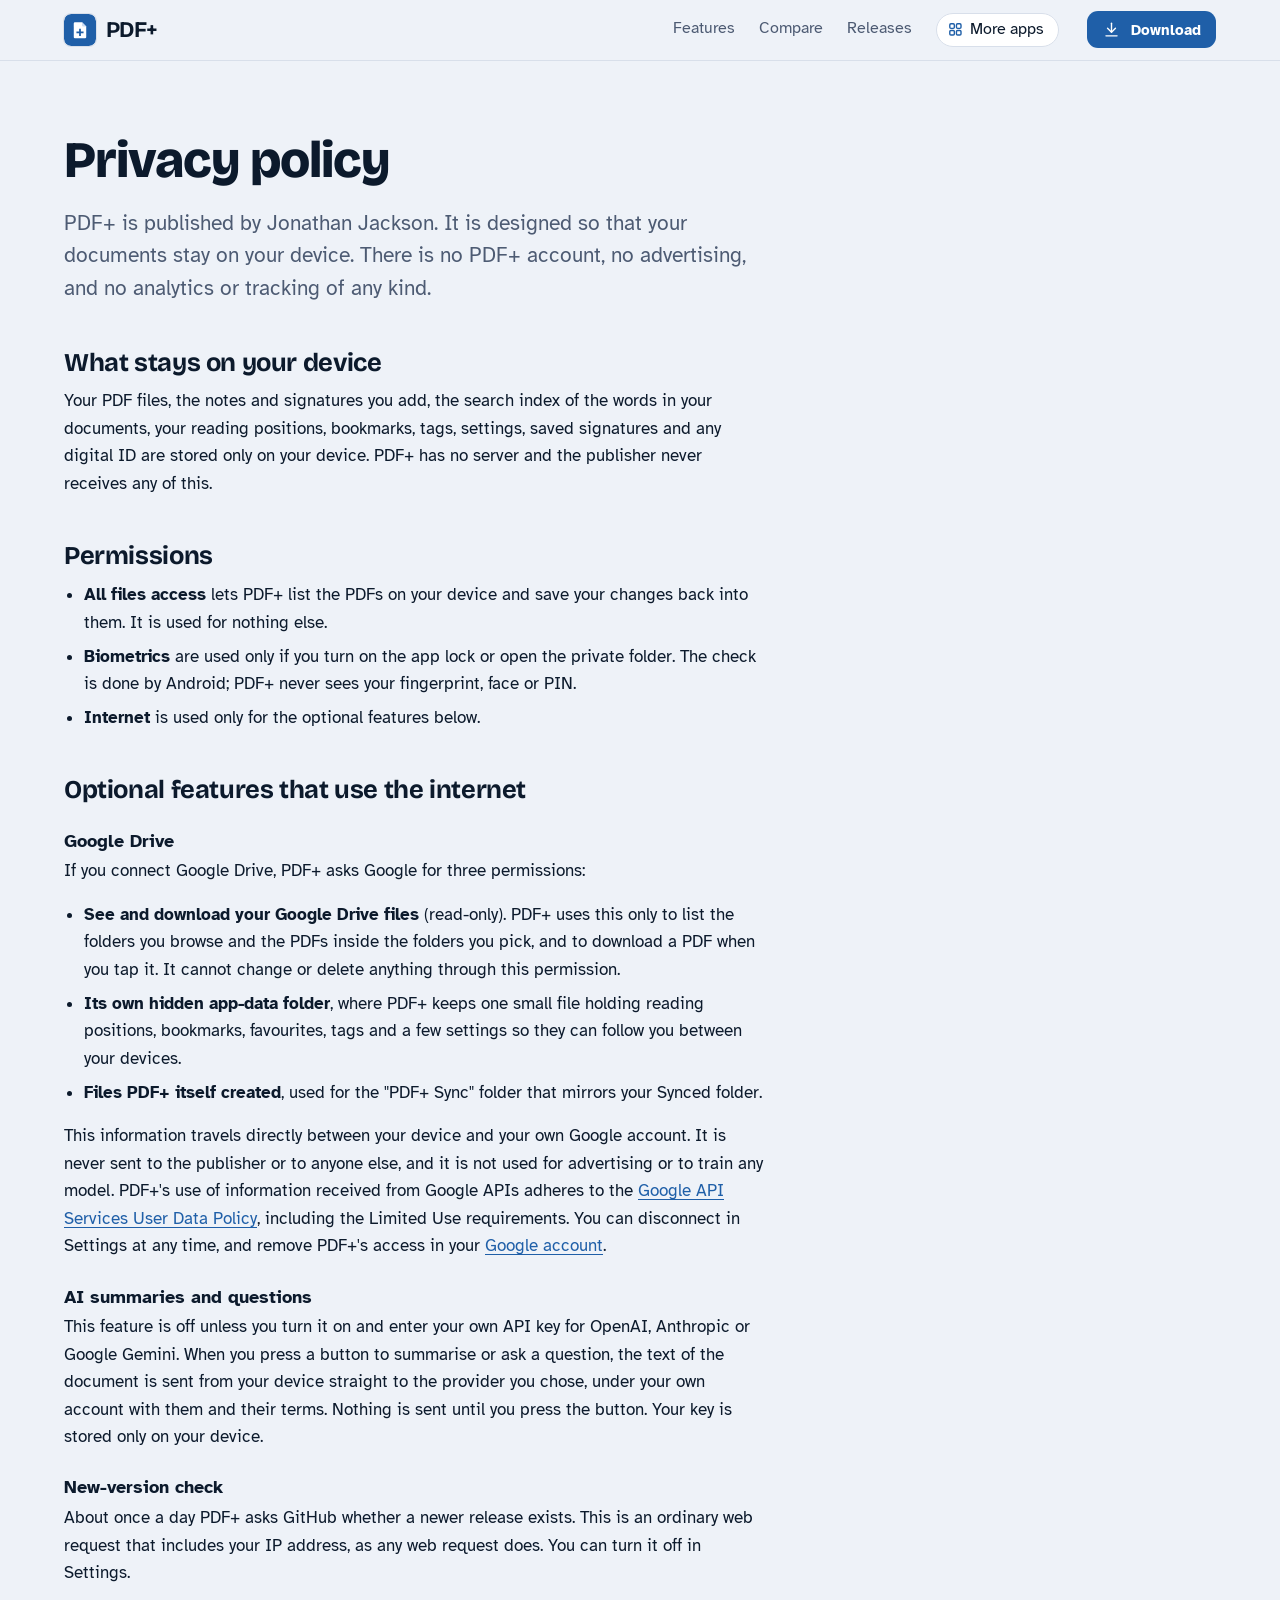
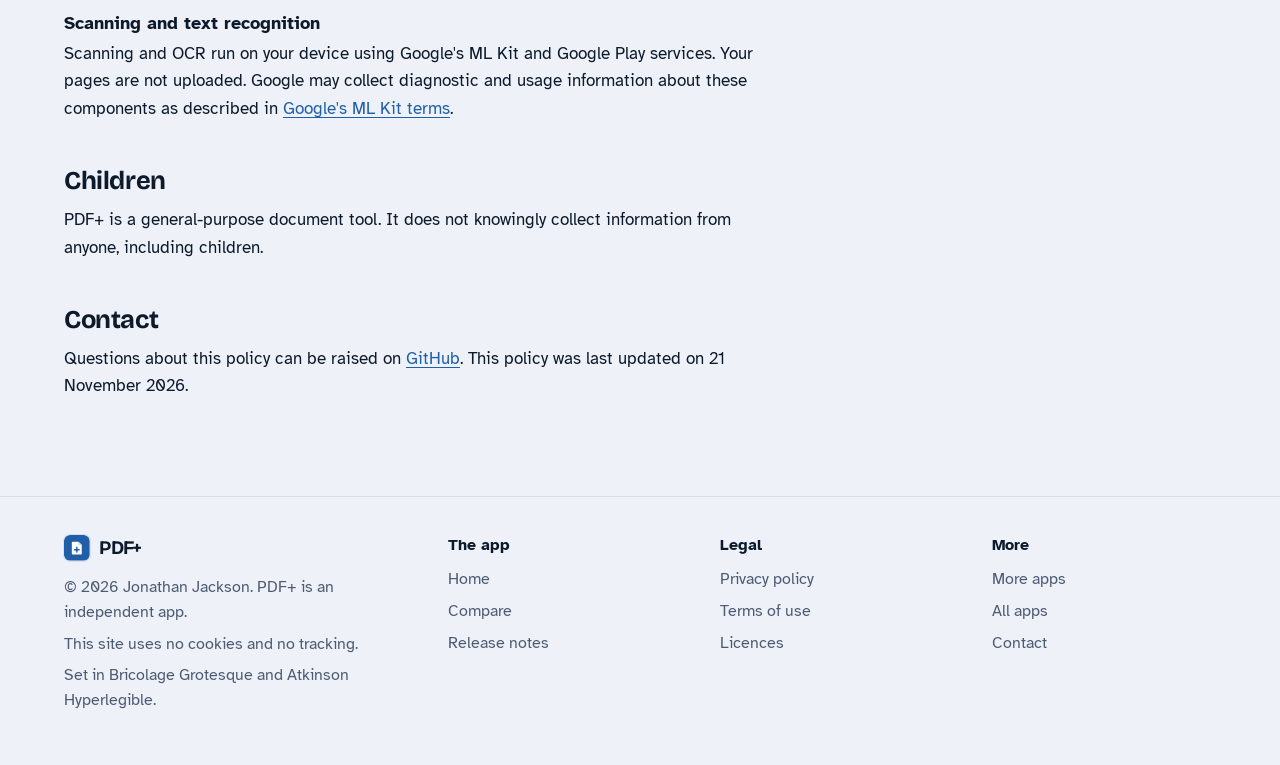
<file: docs/privacy.html>
<!DOCTYPE html>
<html lang="en-GB">
<head>
<meta charset="utf-8">
<meta name="viewport" content="width=device-width, initial-scale=1">
<title>PDF+ privacy policy</title>
<meta name="description" content="What PDF+ does with your information: in short, it stays on your phone.">
<meta name="author" content="Jonathan Jackson">
<link rel="canonical" href="https://customgpter.github.io/pdfplus/privacy.html">
<meta name="theme-color" content="#eef2f8" media="(prefers-color-scheme: light)">
<meta name="theme-color" content="#0a111b" media="(prefers-color-scheme: dark)">
<meta property="og:type" content="website">
<meta property="og:site_name" content="PDF+">
<meta property="og:title" content="PDF+ privacy policy">
<meta property="og:description" content="What PDF+ does with your information: in short, it stays on your phone.">
<meta property="og:url" content="https://customgpter.github.io/pdfplus/privacy.html">
<meta property="og:image" content="https://customgpter.github.io/pdfplus/assets/og.png">
<meta property="og:image:width" content="1200">
<meta property="og:image:height" content="630">
<meta property="og:image:alt" content="PDF+&#x27;s home screen with a list of recent PDFs">
<meta property="og:locale" content="en_GB">
<meta name="twitter:card" content="summary_large_image">
<link rel="icon" href="./assets/favicon.svg" type="image/svg+xml">
<link rel="apple-touch-icon" href="./assets/apple-touch-icon.png">
<link rel="preload" href="./assets/fonts/bricolage-grotesque-latin.woff2" as="font" type="font/woff2" crossorigin>
<link rel="preload" href="./assets/fonts/atkinson-hyperlegible-latin-400-normal.woff2" as="font" type="font/woff2" crossorigin>
<link rel="stylesheet" href="./assets/site.css?v=1">
<link rel="stylesheet" href="./assets/house.css?v=1">
<link rel="stylesheet" href="./assets/apps-list.css?v=1">
<script src="./assets/apps-list.js?v=1" defer></script>
</head>
<body>
<a class="skip" href="#main">Skip to content</a>
<header class="masthead">
<div class="wrap">
<a class="brand" href="./" aria-label="PDF+ home"><svg viewBox="0 0 108 108" aria-hidden="true"><rect width="108" height="108" rx="24" fill="#1f5fa8"/><path fill="#fff" d="M37 28h24l14 14v36a4 4 0 0 1-4 4H37a4 4 0 0 1-4-4V32a4 4 0 0 1 4-4z"/><path fill="#c9dbf2" d="M61 28l14 14H65a4 4 0 0 1-4-4z"/><path fill="#1f5fa8" d="M51 50h6v9h9v6h-9v9h-6v-9h-9v-6h9z"/></svg><span>PDF+</span></a>
<nav aria-label="Main"><ul><li><a href="./#features">Features</a></li><li><a href="./compare.html">Compare</a></li><li><a href="./releases.html">Releases</a></li><li><a class="more-apps" href="./more-apps.html"><svg class="ico" viewBox="0 0 24 24" aria-hidden="true"><rect x="4" y="4" width="6.5" height="6.5" rx="1.6"/><rect x="13.5" y="4" width="6.5" height="6.5" rx="1.6"/><rect x="4" y="13.5" width="6.5" height="6.5" rx="1.6"/><rect x="13.5" y="13.5" width="6.5" height="6.5" rx="1.6"/></svg>More apps</a></li></ul></nav>
<a class="button small" href="https://github.com/CustomGPTer/pdfplus/releases/latest/download/PDFPlus.apk"><svg class="ico" viewBox="0 0 24 24" aria-hidden="true"><path d="M12 4v11"/><path d="M7 10.5l5 5 5-5"/><path d="M5 20h14"/></svg>Download</a>
</div>
</header>
<main id="main" class="doc">
<div class="wrap">
<div class="measure">
<h1>Privacy policy</h1>
<p class="lede">PDF+ is published by Jonathan Jackson. It is designed so that your documents stay on your device. There is no PDF+ account, no advertising, and no analytics or tracking of any kind.</p>
<h2 id="what-stays-on-your-device">What stays on your device</h2><p>Your PDF files, the notes and signatures you add, the search index of the words in your documents, your reading positions, bookmarks, tags, settings, saved signatures and any digital ID are stored only on your device. PDF+ has no server and the publisher never receives any of this.</p><h2 id="permissions">Permissions</h2><ul>
<li><strong>All files access</strong> lets PDF+ list the PDFs on your device and save your changes back into them. It is used for nothing else.</li>
<li><strong>Biometrics</strong> are used only if you turn on the app lock or open the private folder. The check is done by Android; PDF+ never sees your fingerprint, face or PIN.</li>
<li><strong>Internet</strong> is used only for the optional features below.</li>
</ul><h2 id="optional-features-that-use-the-internet">Optional features that use the internet</h2><h3>Google Drive</h3>
<p>If you connect Google Drive, PDF+ asks Google for three permissions:</p>
<ul>
<li><strong>See and download your Google Drive files</strong> (read-only). PDF+ uses this only to list the folders you browse and the PDFs inside the folders you pick, and to download a PDF when you tap it. It cannot change or delete anything through this permission.</li>
<li><strong>Its own hidden app-data folder</strong>, where PDF+ keeps one small file holding reading positions, bookmarks, favourites, tags and a few settings so they can follow you between your devices.</li>
<li><strong>Files PDF+ itself created</strong>, used for the "PDF+ Sync" folder that mirrors your Synced folder.</li>
</ul>
<p>This information travels directly between your device and your own Google account. It is never sent to the publisher or to anyone else, and it is not used for advertising or to train any model. PDF+'s use of information received from Google APIs adheres to the <a href="https://developers.google.com/terms/api-services-user-data-policy">Google API Services User Data Policy</a>, including the Limited Use requirements. You can disconnect in Settings at any time, and remove PDF+'s access in your <a href="https://myaccount.google.com/permissions">Google account</a>.</p>
<h3>AI summaries and questions</h3>
<p>This feature is off unless you turn it on and enter your own API key for OpenAI, Anthropic or Google Gemini. When you press a button to summarise or ask a question, the text of the document is sent from your device straight to the provider you chose, under your own account with them and their terms. Nothing is sent until you press the button. Your key is stored only on your device.</p>
<h3>New-version check</h3>
<p>About once a day PDF+ asks GitHub whether a newer release exists. This is an ordinary web request that includes your IP address, as any web request does. You can turn it off in Settings.</p>
<h3>Scanning and text recognition</h3>
<p>Scanning and OCR run on your device using Google's ML Kit and Google Play services. Your pages are not uploaded. Google may collect diagnostic and usage information about these components as described in <a href="https://developers.google.com/ml-kit/terms">Google's ML Kit terms</a>.</p><h2 id="children">Children</h2><p>PDF+ is a general-purpose document tool. It does not knowingly collect information from anyone, including children.</p>
<h2 id="contact">Contact</h2>
<p>Questions about this policy can be raised on <a href="https://github.com/CustomGPTer/pdfplus/issues">GitHub</a>. This policy was last updated on 21 November 2026.</p>
</div>
</div>
</main>
<footer class="colophon">
<div class="wrap">
<div>
<a class="brand" href="./" aria-label="PDF+ home"><svg viewBox="0 0 108 108" aria-hidden="true"><rect width="108" height="108" rx="24" fill="#1f5fa8"/><path fill="#fff" d="M37 28h24l14 14v36a4 4 0 0 1-4 4H37a4 4 0 0 1-4-4V32a4 4 0 0 1 4-4z"/><path fill="#c9dbf2" d="M61 28l14 14H65a4 4 0 0 1-4-4z"/><path fill="#1f5fa8" d="M51 50h6v9h9v6h-9v9h-6v-9h-9v-6h9z"/></svg><span>PDF+</span></a>
<p>&copy; 2026 Jonathan Jackson. PDF+ is an independent app.</p>
<p>This site uses no cookies and no tracking.</p>
<p>Set in Bricolage Grotesque and Atkinson Hyperlegible.</p>
</div>
<nav aria-label="The app"><h2>The app</h2><ul>
<li><a href="./">Home</a></li>
<li><a href="./compare.html">Compare</a></li>
<li><a href="./releases.html">Release notes</a></li>

</ul></nav>
<nav aria-label="Legal"><h2>Legal</h2><ul>
<li><a href="./privacy.html">Privacy policy</a></li>
<li><a href="./terms.html">Terms of use</a></li>
<li><a href="./licences.html">Licences</a></li>
</ul></nav>
<nav aria-label="More"><h2>More</h2><ul>
<li><a href="./more-apps.html">More apps</a></li>
<li><a href="https://customgpter.github.io/">All apps</a></li>
<li><a href="https://github.com/CustomGPTer/pdfplus/issues">Contact</a></li>
</ul></nav>
</div>
</footer>
</body>
</html>
</file>
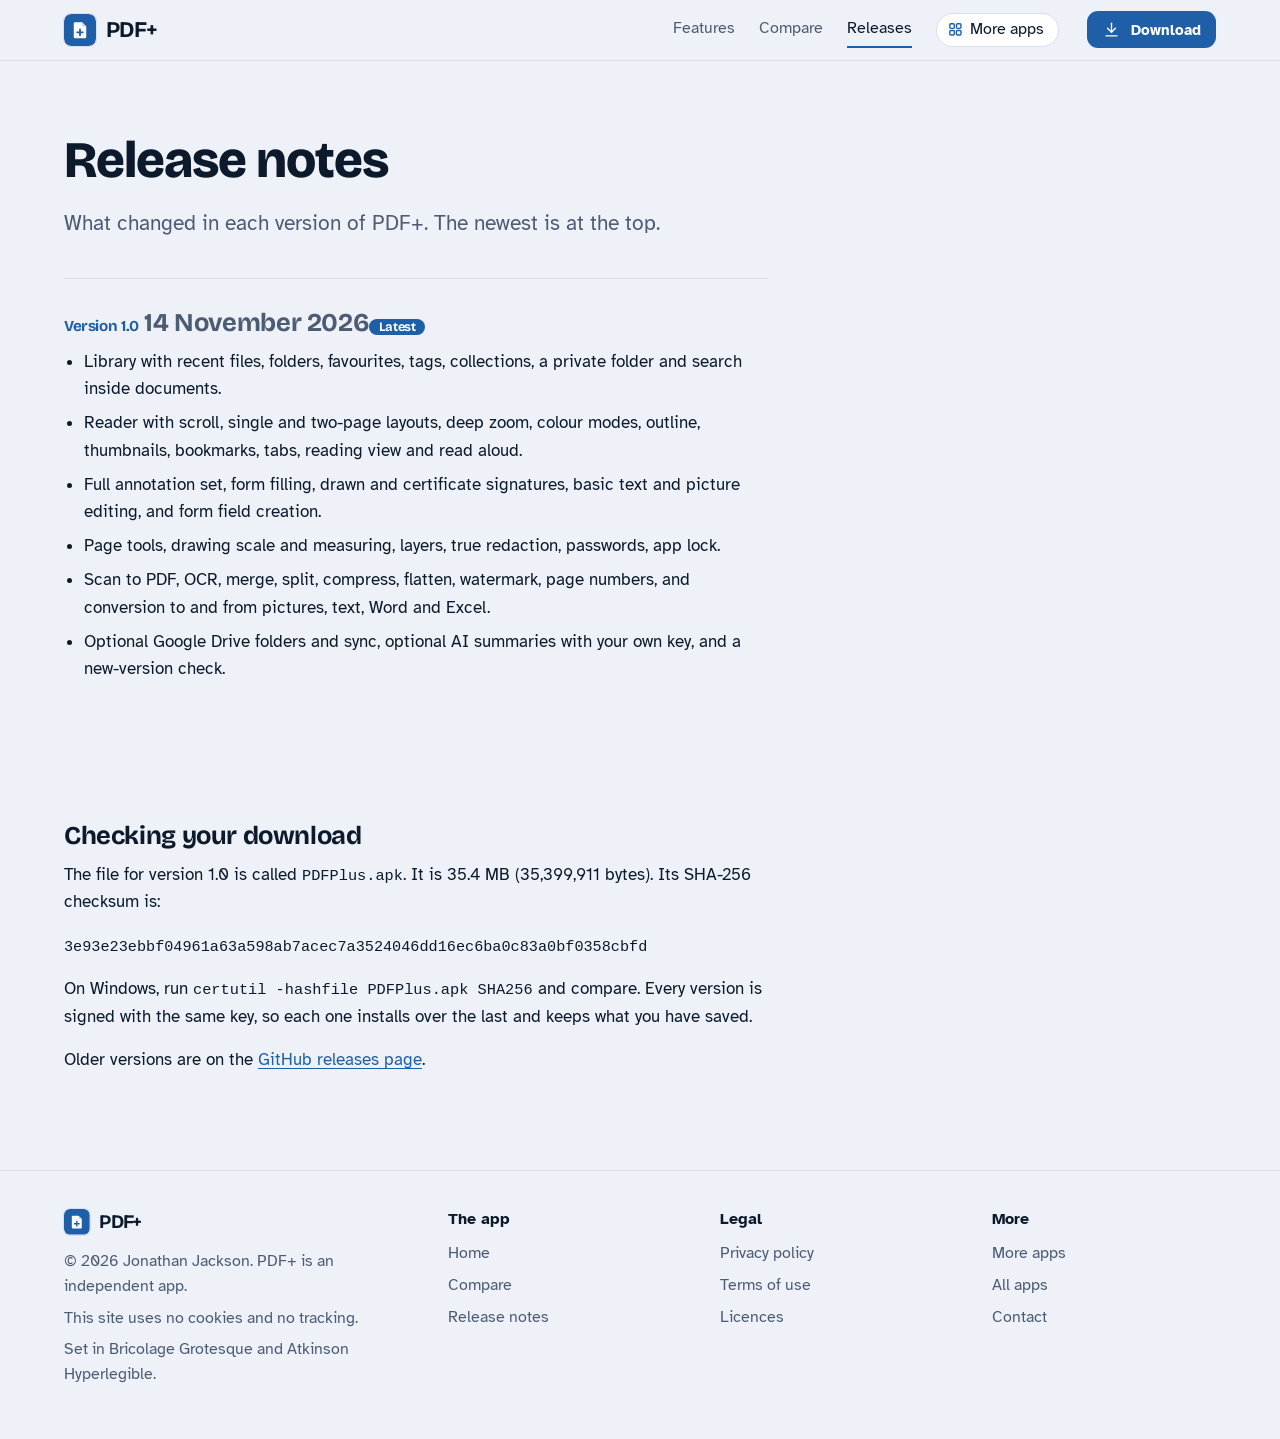
<file: docs/releases.html>
<!DOCTYPE html>
<html lang="en-GB">
<head>
<meta charset="utf-8">
<meta name="viewport" content="width=device-width, initial-scale=1">
<title>PDF+ release notes</title>
<meta name="description" content="What changed in each version of PDF+, with the file size and checksum to check your download.">
<meta name="author" content="Jonathan Jackson">
<link rel="canonical" href="https://customgpter.github.io/pdfplus/releases.html">
<meta name="theme-color" content="#eef2f8" media="(prefers-color-scheme: light)">
<meta name="theme-color" content="#0a111b" media="(prefers-color-scheme: dark)">
<meta property="og:type" content="website">
<meta property="og:site_name" content="PDF+">
<meta property="og:title" content="PDF+ release notes">
<meta property="og:description" content="What changed in each version of PDF+, with the file size and checksum to check your download.">
<meta property="og:url" content="https://customgpter.github.io/pdfplus/releases.html">
<meta property="og:image" content="https://customgpter.github.io/pdfplus/assets/og.png">
<meta property="og:image:width" content="1200">
<meta property="og:image:height" content="630">
<meta property="og:image:alt" content="PDF+&#x27;s home screen with a list of recent PDFs">
<meta property="og:locale" content="en_GB">
<meta name="twitter:card" content="summary_large_image">
<link rel="icon" href="./assets/favicon.svg" type="image/svg+xml">
<link rel="apple-touch-icon" href="./assets/apple-touch-icon.png">
<link rel="preload" href="./assets/fonts/bricolage-grotesque-latin.woff2" as="font" type="font/woff2" crossorigin>
<link rel="preload" href="./assets/fonts/atkinson-hyperlegible-latin-400-normal.woff2" as="font" type="font/woff2" crossorigin>
<link rel="stylesheet" href="./assets/site.css?v=1">
<link rel="stylesheet" href="./assets/house.css?v=1">
<link rel="stylesheet" href="./assets/apps-list.css?v=1">
<script src="./assets/apps-list.js?v=1" defer></script>
</head>
<body>
<a class="skip" href="#main">Skip to content</a>
<header class="masthead">
<div class="wrap">
<a class="brand" href="./" aria-label="PDF+ home"><svg viewBox="0 0 108 108" aria-hidden="true"><rect width="108" height="108" rx="24" fill="#1f5fa8"/><path fill="#fff" d="M37 28h24l14 14v36a4 4 0 0 1-4 4H37a4 4 0 0 1-4-4V32a4 4 0 0 1 4-4z"/><path fill="#c9dbf2" d="M61 28l14 14H65a4 4 0 0 1-4-4z"/><path fill="#1f5fa8" d="M51 50h6v9h9v6h-9v9h-6v-9h-9v-6h9z"/></svg><span>PDF+</span></a>
<nav aria-label="Main"><ul><li><a href="./#features">Features</a></li><li><a href="./compare.html">Compare</a></li><li><a href="./releases.html" aria-current="page">Releases</a></li><li><a class="more-apps" href="./more-apps.html"><svg class="ico" viewBox="0 0 24 24" aria-hidden="true"><rect x="4" y="4" width="6.5" height="6.5" rx="1.6"/><rect x="13.5" y="4" width="6.5" height="6.5" rx="1.6"/><rect x="4" y="13.5" width="6.5" height="6.5" rx="1.6"/><rect x="13.5" y="13.5" width="6.5" height="6.5" rx="1.6"/></svg>More apps</a></li></ul></nav>
<a class="button small" href="https://github.com/CustomGPTer/pdfplus/releases/latest/download/PDFPlus.apk"><svg class="ico" viewBox="0 0 24 24" aria-hidden="true"><path d="M12 4v11"/><path d="M7 10.5l5 5 5-5"/><path d="M5 20h14"/></svg>Download</a>
</div>
</header>
<main id="main" class="doc">
<div class="wrap">
<div class="measure">
<h1>Release notes</h1>
<p class="lede">What changed in each version of PDF+. The newest is at the top.</p>
<section class="release" id="v1.0"><h2><span class="ver">Version 1.0</span> <span class="when">14 November 2026</span><span class="tag">Latest</span></h2><ul><li>Library with recent files, folders, favourites, tags, collections, a private folder and search inside documents.</li><li>Reader with scroll, single and two-page layouts, deep zoom, colour modes, outline, thumbnails, bookmarks, tabs, reading view and read aloud.</li><li>Full annotation set, form filling, drawn and certificate signatures, basic text and picture editing, and form field creation.</li><li>Page tools, drawing scale and measuring, layers, true redaction, passwords, app lock.</li><li>Scan to PDF, OCR, merge, split, compress, flatten, watermark, page numbers, and conversion to and from pictures, text, Word and Excel.</li><li>Optional Google Drive folders and sync, optional AI summaries with your own key, and a new-version check.</li></ul></section>
<h2 id="checking">Checking your download</h2>
<p>The file for version 1.0 is called <code>PDFPlus.apk</code>. It is 35.4 MB (35,399,911 bytes). Its SHA-256 checksum is:</p>
<p><code class="sum">3e93e23ebbf04961a63a598ab7acec7a3524046dd16ec6ba0c83a0bf0358cbfd</code></p>
<p>On Windows, run <code>certutil -hashfile PDFPlus.apk SHA256</code> and compare. Every version is signed with the same key, so each one installs over the last and keeps what you have saved.</p>
<p>Older versions are on the <a href="https://github.com/CustomGPTer/pdfplus/releases">GitHub releases page</a>.</p>
</div>
</div>
</main>
<footer class="colophon">
<div class="wrap">
<div>
<a class="brand" href="./" aria-label="PDF+ home"><svg viewBox="0 0 108 108" aria-hidden="true"><rect width="108" height="108" rx="24" fill="#1f5fa8"/><path fill="#fff" d="M37 28h24l14 14v36a4 4 0 0 1-4 4H37a4 4 0 0 1-4-4V32a4 4 0 0 1 4-4z"/><path fill="#c9dbf2" d="M61 28l14 14H65a4 4 0 0 1-4-4z"/><path fill="#1f5fa8" d="M51 50h6v9h9v6h-9v9h-6v-9h-9v-6h9z"/></svg><span>PDF+</span></a>
<p>&copy; 2026 Jonathan Jackson. PDF+ is an independent app.</p>
<p>This site uses no cookies and no tracking.</p>
<p>Set in Bricolage Grotesque and Atkinson Hyperlegible.</p>
</div>
<nav aria-label="The app"><h2>The app</h2><ul>
<li><a href="./">Home</a></li>
<li><a href="./compare.html">Compare</a></li>
<li><a href="./releases.html">Release notes</a></li>

</ul></nav>
<nav aria-label="Legal"><h2>Legal</h2><ul>
<li><a href="./privacy.html">Privacy policy</a></li>
<li><a href="./terms.html">Terms of use</a></li>
<li><a href="./licences.html">Licences</a></li>
</ul></nav>
<nav aria-label="More"><h2>More</h2><ul>
<li><a href="./more-apps.html">More apps</a></li>
<li><a href="https://customgpter.github.io/">All apps</a></li>
<li><a href="https://github.com/CustomGPTer/pdfplus/issues">Contact</a></li>
</ul></nav>
</div>
</footer>
</body>
</html>
</file>
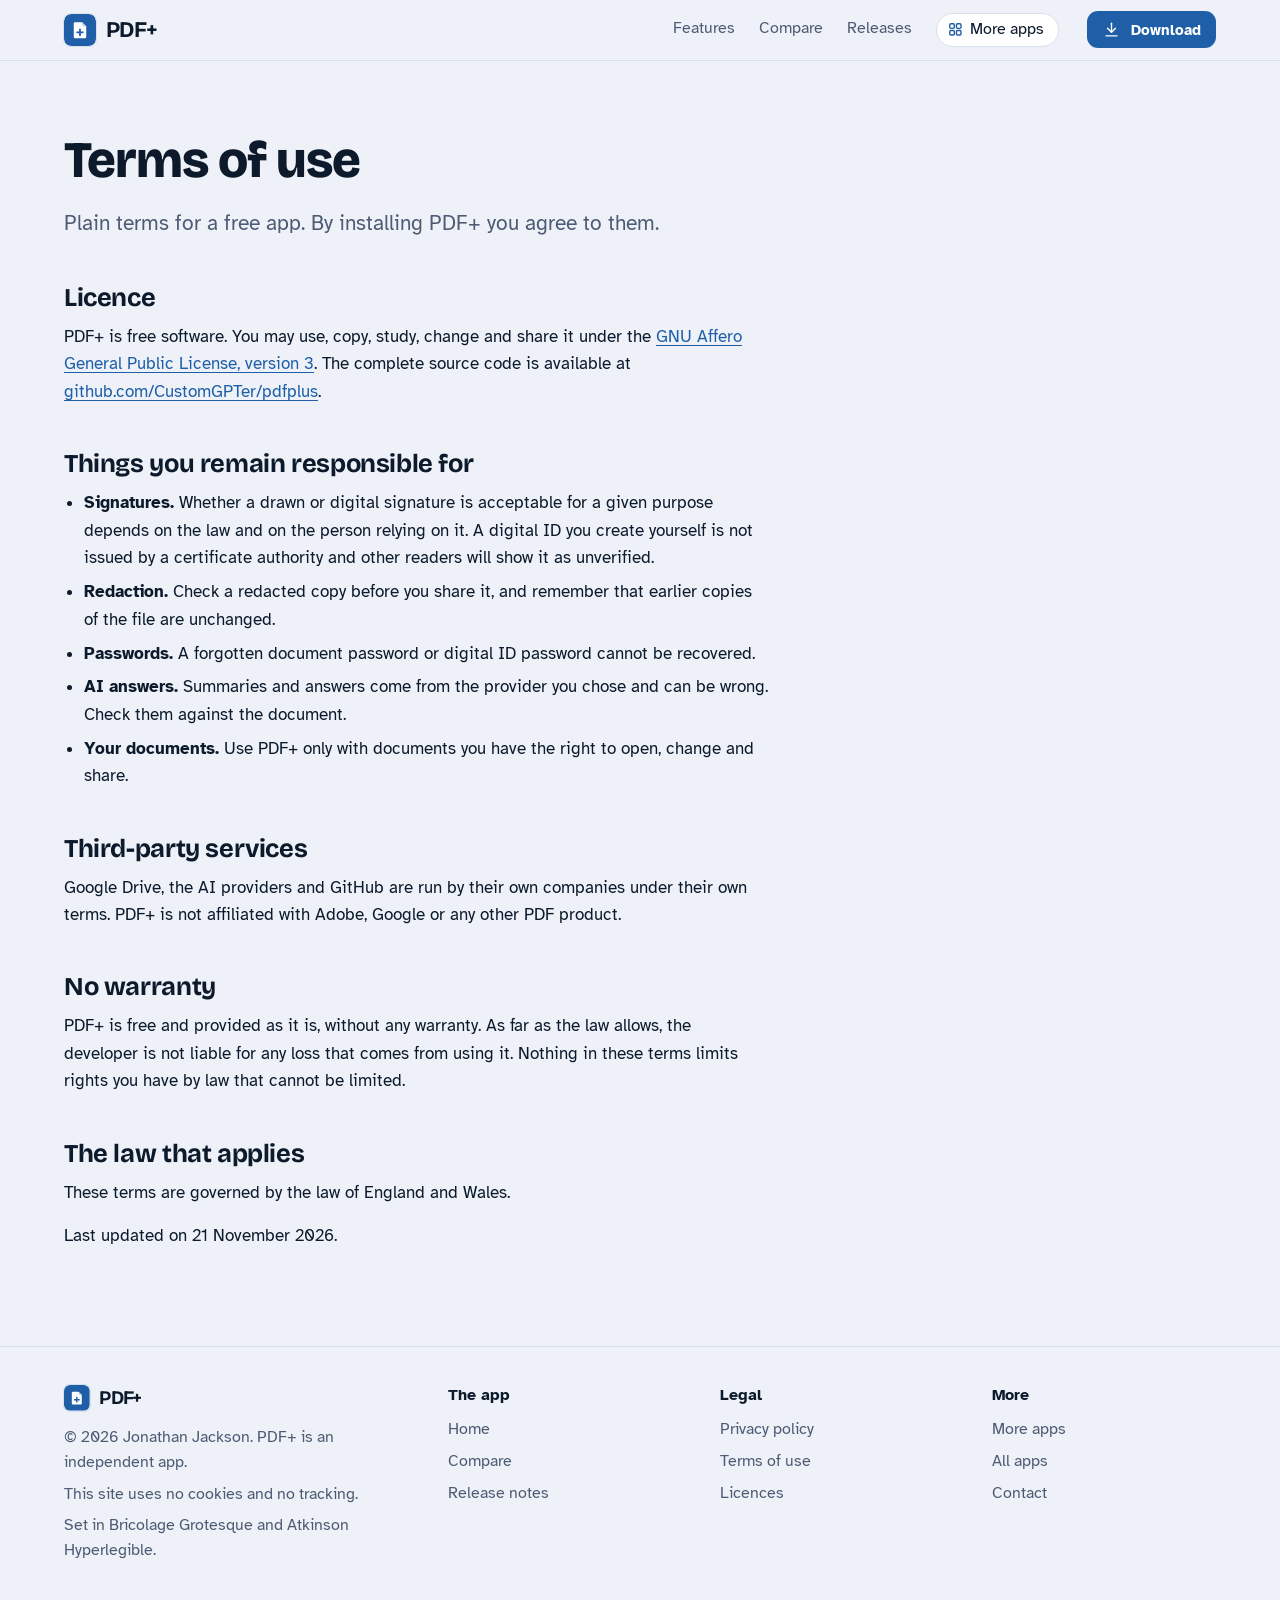
<file: docs/terms.html>
<!DOCTYPE html>
<html lang="en-GB">
<head>
<meta charset="utf-8">
<meta name="viewport" content="width=device-width, initial-scale=1">
<title>PDF+ terms of use</title>
<meta name="description" content="The terms for using PDF+.">
<meta name="author" content="Jonathan Jackson">
<link rel="canonical" href="https://customgpter.github.io/pdfplus/terms.html">
<meta name="theme-color" content="#eef2f8" media="(prefers-color-scheme: light)">
<meta name="theme-color" content="#0a111b" media="(prefers-color-scheme: dark)">
<meta property="og:type" content="website">
<meta property="og:site_name" content="PDF+">
<meta property="og:title" content="PDF+ terms of use">
<meta property="og:description" content="The terms for using PDF+.">
<meta property="og:url" content="https://customgpter.github.io/pdfplus/terms.html">
<meta property="og:image" content="https://customgpter.github.io/pdfplus/assets/og.png">
<meta property="og:image:width" content="1200">
<meta property="og:image:height" content="630">
<meta property="og:image:alt" content="PDF+&#x27;s home screen with a list of recent PDFs">
<meta property="og:locale" content="en_GB">
<meta name="twitter:card" content="summary_large_image">
<link rel="icon" href="./assets/favicon.svg" type="image/svg+xml">
<link rel="apple-touch-icon" href="./assets/apple-touch-icon.png">
<link rel="preload" href="./assets/fonts/bricolage-grotesque-latin.woff2" as="font" type="font/woff2" crossorigin>
<link rel="preload" href="./assets/fonts/atkinson-hyperlegible-latin-400-normal.woff2" as="font" type="font/woff2" crossorigin>
<link rel="stylesheet" href="./assets/site.css?v=1">
<link rel="stylesheet" href="./assets/house.css?v=1">
<link rel="stylesheet" href="./assets/apps-list.css?v=1">
<script src="./assets/apps-list.js?v=1" defer></script>
</head>
<body>
<a class="skip" href="#main">Skip to content</a>
<header class="masthead">
<div class="wrap">
<a class="brand" href="./" aria-label="PDF+ home"><svg viewBox="0 0 108 108" aria-hidden="true"><rect width="108" height="108" rx="24" fill="#1f5fa8"/><path fill="#fff" d="M37 28h24l14 14v36a4 4 0 0 1-4 4H37a4 4 0 0 1-4-4V32a4 4 0 0 1 4-4z"/><path fill="#c9dbf2" d="M61 28l14 14H65a4 4 0 0 1-4-4z"/><path fill="#1f5fa8" d="M51 50h6v9h9v6h-9v9h-6v-9h-9v-6h9z"/></svg><span>PDF+</span></a>
<nav aria-label="Main"><ul><li><a href="./#features">Features</a></li><li><a href="./compare.html">Compare</a></li><li><a href="./releases.html">Releases</a></li><li><a class="more-apps" href="./more-apps.html"><svg class="ico" viewBox="0 0 24 24" aria-hidden="true"><rect x="4" y="4" width="6.5" height="6.5" rx="1.6"/><rect x="13.5" y="4" width="6.5" height="6.5" rx="1.6"/><rect x="4" y="13.5" width="6.5" height="6.5" rx="1.6"/><rect x="13.5" y="13.5" width="6.5" height="6.5" rx="1.6"/></svg>More apps</a></li></ul></nav>
<a class="button small" href="https://github.com/CustomGPTer/pdfplus/releases/latest/download/PDFPlus.apk"><svg class="ico" viewBox="0 0 24 24" aria-hidden="true"><path d="M12 4v11"/><path d="M7 10.5l5 5 5-5"/><path d="M5 20h14"/></svg>Download</a>
</div>
</header>
<main id="main" class="doc">
<div class="wrap">
<div class="measure">
<h1>Terms of use</h1>
<p class="lede">Plain terms for a free app. By installing PDF+ you agree to them.</p>
<h2 id="licence">Licence</h2><p>PDF+ is free software. You may use, copy, study, change and share it under the <a href="https://www.gnu.org/licenses/agpl-3.0.html">GNU Affero General Public License, version 3</a>. The complete source code is available at <a href="https://github.com/CustomGPTer/pdfplus">github.com/CustomGPTer/pdfplus</a>.</p><h2 id="things-you-remain-responsible-for">Things you remain responsible for</h2><ul>
<li><strong>Signatures.</strong> Whether a drawn or digital signature is acceptable for a given purpose depends on the law and on the person relying on it. A digital ID you create yourself is not issued by a certificate authority and other readers will show it as unverified.</li>
<li><strong>Redaction.</strong> Check a redacted copy before you share it, and remember that earlier copies of the file are unchanged.</li>
<li><strong>Passwords.</strong> A forgotten document password or digital ID password cannot be recovered.</li>
<li><strong>AI answers.</strong> Summaries and answers come from the provider you chose and can be wrong. Check them against the document.</li>
<li><strong>Your documents.</strong> Use PDF+ only with documents you have the right to open, change and share.</li>
</ul><h2 id="third-party-services">Third-party services</h2><p>Google Drive, the AI providers and GitHub are run by their own companies under their own terms. PDF+ is not affiliated with Adobe, Google or any other PDF product.</p>
<h2 id="no-warranty">No warranty</h2>
<p>PDF+ is free and provided as it is, without any warranty. As far as the law allows, the developer is not liable for any loss that comes from using it. Nothing in these terms limits rights you have by law that cannot be limited.</p>
<h2 id="governing">The law that applies</h2>
<p>These terms are governed by the law of England and Wales.</p>
<p>Last updated on 21 November 2026.</p>
</div>
</div>
</main>
<footer class="colophon">
<div class="wrap">
<div>
<a class="brand" href="./" aria-label="PDF+ home"><svg viewBox="0 0 108 108" aria-hidden="true"><rect width="108" height="108" rx="24" fill="#1f5fa8"/><path fill="#fff" d="M37 28h24l14 14v36a4 4 0 0 1-4 4H37a4 4 0 0 1-4-4V32a4 4 0 0 1 4-4z"/><path fill="#c9dbf2" d="M61 28l14 14H65a4 4 0 0 1-4-4z"/><path fill="#1f5fa8" d="M51 50h6v9h9v6h-9v9h-6v-9h-9v-6h9z"/></svg><span>PDF+</span></a>
<p>&copy; 2026 Jonathan Jackson. PDF+ is an independent app.</p>
<p>This site uses no cookies and no tracking.</p>
<p>Set in Bricolage Grotesque and Atkinson Hyperlegible.</p>
</div>
<nav aria-label="The app"><h2>The app</h2><ul>
<li><a href="./">Home</a></li>
<li><a href="./compare.html">Compare</a></li>
<li><a href="./releases.html">Release notes</a></li>

</ul></nav>
<nav aria-label="Legal"><h2>Legal</h2><ul>
<li><a href="./privacy.html">Privacy policy</a></li>
<li><a href="./terms.html">Terms of use</a></li>
<li><a href="./licences.html">Licences</a></li>
</ul></nav>
<nav aria-label="More"><h2>More</h2><ul>
<li><a href="./more-apps.html">More apps</a></li>
<li><a href="https://customgpter.github.io/">All apps</a></li>
<li><a href="https://github.com/CustomGPTer/pdfplus/issues">Contact</a></li>
</ul></nav>
</div>
</footer>
</body>
</html>
</file>
<file: docs/assets/site.css>
@font-face{font-family:"Bricolage Grotesque";src:url("fonts/bricolage-grotesque-latin.woff2") format("woff2");font-weight:200 800;font-style:normal;font-display:swap}
@font-face{font-family:"Atkinson Hyperlegible";src:url("fonts/atkinson-hyperlegible-latin-400-normal.woff2") format("woff2");font-weight:400;font-style:normal;font-display:swap}
@font-face{font-family:"Atkinson Hyperlegible";src:url("fonts/atkinson-hyperlegible-latin-700-normal.woff2") format("woff2");font-weight:700;font-style:normal;font-display:swap}

/* Daylight page, night-time camera. The lamp colour is kept for the one thing to press and for what the camera has seen. */
:root{
  --page:#f2f5f9; --panel:#ffffff; --raised:#e8edf3; --ink:#0d1a2b; --soft:#465468; --rule:#d2dae4;
  --accent:#0a6a55; --accent-ink:#ffffff; --warn:#8a5200; --rec:#d3302f;
  --lamp:#ffb347; --lamp-ink:#231400; --lamp-text:#8a5200;
  --night:#09111e; --night-2:#111d30; --night-3:#1a2a43; --night-ink:#eaf0f8; --night-soft:#9fb0c7; --night-rule:#24364f; --iris:#55d6ab;
  --display:"Bricolage Grotesque","Atkinson Hyperlegible",system-ui,sans-serif;
  --sans:"Atkinson Hyperlegible",system-ui,-apple-system,"Segoe UI",Roboto,sans-serif;
  --mono:ui-monospace,SFMono-Regular,Menlo,Consolas,"Liberation Mono",monospace;
  color-scheme:light dark;
}
@media (prefers-color-scheme:dark){
  :root{--page:#0a111b; --panel:#111a27; --raised:#182434; --ink:#e9eef5; --soft:#a0aec0; --rule:#243247;
    --accent:#55d6ab; --accent-ink:#00281d; --warn:#ffb347; --rec:#ff6163; --lamp-text:#ffb347}
}

*,*::before,*::after{box-sizing:border-box}
html{-webkit-text-size-adjust:100%;scroll-behavior:smooth;scroll-padding-top:5.5rem}
@media (prefers-reduced-motion:reduce){html{scroll-behavior:auto}}
body{margin:0;background:var(--page);color:var(--ink);font:400 1.0625rem/1.62 var(--sans);text-rendering:optimizeLegibility;-webkit-font-smoothing:antialiased}
img,svg{max-width:100%;display:block}
a{color:var(--accent);text-decoration-thickness:.07em;text-underline-offset:.2em}
a:hover{text-decoration-thickness:.13em}
:focus-visible{outline:3px solid var(--lamp);outline-offset:3px;border-radius:6px}
code{font:.9em/1 var(--mono);overflow-wrap:anywhere}
h1,h2,h3{font-family:var(--display);font-weight:700;letter-spacing:-.015em;line-height:1.08;margin:0;text-wrap:balance}
p{margin:0 0 1rem}
.skip{position:absolute;left:-999px;top:0;background:var(--ink);color:var(--page);padding:.6rem 1rem;z-index:30;border-radius:0 0 8px 0}
.skip:focus{left:0}
.sr{position:absolute;width:1px;height:1px;overflow:hidden;clip-path:inset(50%);white-space:nowrap}
.wrap{width:min(72rem,100% - 2.5rem);margin-inline:auto}
.measure{max-width:44rem}
.ico{width:1.25em;height:1.25em;flex:none;fill:none;stroke:currentColor;stroke-width:1.75;stroke-linecap:round;stroke-linejoin:round}

/* ---------- masthead */
.masthead{position:sticky;top:0;z-index:20;background:color-mix(in srgb,var(--page) 88%,transparent);-webkit-backdrop-filter:blur(14px) saturate(1.3);backdrop-filter:blur(14px) saturate(1.3);border-bottom:1px solid var(--rule)}
.masthead .wrap{display:flex;flex-wrap:wrap;align-items:center;gap:.35rem 1.75rem;padding-block:.7rem}
.brand{display:inline-flex;align-items:center;gap:.6rem;font:700 1.4rem/1 var(--display);letter-spacing:-.03em;color:var(--ink);text-decoration:none;margin-right:auto}
.brand svg{width:2rem;height:2rem;flex:none;border-radius:.5rem;box-shadow:0 0 0 1px var(--rule)}
.masthead nav ul{display:flex;flex-wrap:wrap;align-items:center;gap:.15rem 1.5rem;list-style:none;margin:0;padding:0;font-size:1rem;line-height:1.3}
.masthead nav a{display:inline-flex;align-items:center;gap:.4rem;color:var(--soft);text-decoration:none;padding-block:.45rem;border-bottom:2px solid transparent}
.masthead nav a:hover{color:var(--ink)}
.masthead nav a[aria-current="page"]{color:var(--ink);border-bottom-color:var(--lamp)}
.masthead nav a.more-apps{color:var(--ink);border:1px solid var(--rule);border-radius:999px;padding:.34rem .85rem .34rem .65rem;background:var(--panel)}
.masthead nav a.more-apps .ico{width:1.05em;height:1.05em;color:var(--accent);stroke-width:2}
.masthead nav a.more-apps:hover,.masthead nav a.more-apps[aria-current="page"]{border-color:var(--accent)}
.button{display:inline-flex;align-items:center;gap:.6rem;background:var(--lamp);color:var(--lamp-ink);font:700 1.08rem/1.2 var(--sans);text-decoration:none;padding:.95rem 1.5rem;border-radius:14px;box-shadow:0 1px 0 rgba(255,255,255,.45) inset,0 12px 24px -14px rgba(138,82,0,.9)}
.button:hover{background:#ffc56e}
.button:active{transform:translateY(1px)}
.button.small{font-size:.95rem;padding:.55rem .95rem;border-radius:11px;box-shadow:none}
.button.quiet{background:none;box-shadow:none;border:1px solid var(--rule);color:var(--ink)}
.button.quiet:hover{border-color:var(--ink);background:none}
@media (max-width:52rem){
  .masthead nav{order:3;flex:1 0 100%}
  .masthead nav ul{gap:.1rem .85rem;font-size:.95rem}
  .masthead nav .wide{display:none}
}
@media (max-width:24rem){.masthead nav a.more-apps .ico{display:none}.masthead nav a.more-apps{padding-inline:.7rem}}

/* ---------- hero */
.hero{padding-block:clamp(2.2rem,6vw,4.75rem) clamp(2.5rem,6vw,4.5rem);overflow:hidden}
.hero-grid{display:grid;gap:clamp(2.25rem,5vw,4rem);align-items:center}
@media (min-width:62rem){.hero-grid{grid-template-columns:minmax(0,11fr) minmax(0,10fr)}}
.hero h1{font-size:clamp(2.6rem,6vw,4.25rem);font-weight:800;line-height:1;letter-spacing:-.022em;margin-bottom:1.5rem}
.lede{font-size:clamp(1.14rem,2vw,1.3rem);line-height:1.55;color:var(--soft);margin:0 0 1rem;max-width:34rem}
.get{display:flex;flex-wrap:wrap;align-items:center;gap:.9rem 1.5rem;margin:1.8rem 0 1.1rem}
.get .aside{font-weight:700;color:var(--ink)}
.facts{font-size:.98rem;line-height:1.5;color:var(--soft);margin:0 0 .5rem;max-width:36rem}
.pills{display:flex;flex-wrap:wrap;gap:.45rem;list-style:none;margin:0 0 1rem;padding:0;font-size:.95rem}
.pills li{border:1px solid var(--rule);border-radius:999px;padding:.22rem .8rem;background:var(--panel);color:var(--soft)}

/* the monitor: the camera's view, the day beneath it, and the alert it sends */
.monitor{position:relative;max-width:36rem;margin-inline:auto;width:100%;padding-bottom:3.1rem}
@media (min-width:62rem){.monitor{margin-inline:auto 0}}
.screen{position:relative;background:var(--night);border-radius:22px;padding:.6rem;box-shadow:0 0 0 1px var(--night-rule),0 30px 60px -30px rgba(9,17,30,.75)}
.cam{position:relative;border-radius:15px;overflow:hidden;aspect-ratio:16/10;background:#0b1626}
.cam svg{width:100%;height:100%}
.cam text{font:700 15px var(--sans);fill:#231400}
.hud{position:absolute;display:inline-flex;align-items:center;gap:.4rem;font:700 .76rem/1 var(--sans);color:var(--night-ink);background:rgba(6,12,22,.62);border-radius:999px;padding:.38rem .65rem;letter-spacing:.01em}
.hud i{width:.5rem;height:.5rem;border-radius:50%;background:var(--iris)}
.hud.watching{left:.7rem;top:.7rem}
.hud.rec{right:.7rem;top:.7rem}
.hud.rec i{background:#ff5a5c}
.hud.stamp{left:.7rem;bottom:.7rem;font:400 .74rem/1 var(--mono);border-radius:6px;color:#d5deea}
.hud.place{right:.7rem;bottom:.7rem;border-radius:6px;font-weight:400;color:#d5deea}
.day{padding:.85rem .55rem 2rem;color:var(--night-soft);font-size:.8rem;line-height:1.2}
.day-head{display:flex;justify-content:space-between;margin-bottom:.6rem}
.day-head b{color:var(--night-ink)}
.track{position:relative;height:1.5rem;border-radius:7px;background:repeating-linear-gradient(90deg,var(--night-3) 0 1px,transparent 1px calc(100% / 24)),var(--night-2);box-shadow:inset 0 0 0 1px var(--night-rule)}
.ev{position:absolute;top:3px;bottom:3px;width:max(5px,1.1%);border-radius:3px;background:var(--iris);left:var(--at)}
.ev.seen{background:var(--lamp)}
.now{position:absolute;top:-4px;bottom:-4px;left:var(--at);width:2px;background:var(--night-ink);border-radius:2px}
.hours{display:flex;justify-content:space-between;margin-top:.4rem;font-size:.72rem}
.alert{position:absolute;right:-.4rem;bottom:0;display:flex;align-items:center;gap:.75rem;width:min(19rem,88%);background:var(--panel);color:var(--ink);border:1px solid var(--rule);border-radius:16px;padding:.65rem .8rem;box-shadow:0 18px 36px -18px rgba(9,17,30,.55)}
.alert .thumb{flex:none;width:3.1rem;height:3.1rem;border-radius:10px;background:linear-gradient(160deg,#16263d,#0b1626);position:relative;overflow:hidden}
.alert .thumb::before{content:"";position:absolute;left:50%;bottom:0;width:38%;height:62%;translate:-50% 0;border-radius:40% 40% 0 0;background:#6f86a6}
.alert .thumb::after{content:"";position:absolute;left:50%;top:14%;width:26%;aspect-ratio:1;translate:-50% 0;border-radius:50%;background:#8ea4c2}
.alert b{display:block;font-size:.98rem;line-height:1.25}
.alert span{display:block;font-size:.86rem;color:var(--soft);line-height:1.3}
.alert .dot{flex:none;width:.6rem;height:.6rem;border-radius:50%;background:var(--lamp);margin-left:auto;box-shadow:0 0 0 4px color-mix(in srgb,var(--lamp) 25%,transparent)}
@media (max-width:26rem){.alert{right:0}}
@media (prefers-reduced-motion:no-preference){
  .cam .spill{animation:vg-in .9s ease-out .25s both}
  .cam .who{animation:vg-step .9s cubic-bezier(.2,.8,.25,1) .9s both}
  .cam .mark{animation:vg-lock .45s cubic-bezier(.3,1.4,.5,1) 1.7s both;transform-box:fill-box;transform-origin:center}
  .hud.rec{animation:vg-in .3s ease-out 2.05s both}
  .hud.rec i{animation:vg-blink 1.2s steps(2,jump-none) 2.3s 4}
  .ev.seen,.now{animation:vg-pop .4s cubic-bezier(.3,1.5,.5,1) 2.4s both}
  .alert{animation:vg-rise .6s cubic-bezier(.2,.8,.25,1) 2.9s both}
  @keyframes vg-in{from{opacity:0}to{opacity:1}}
  @keyframes vg-step{from{opacity:0;transform:translateX(18px)}to{opacity:1;transform:none}}
  @keyframes vg-lock{from{opacity:0;transform:scale(1.12)}to{opacity:1;transform:none}}
  @keyframes vg-blink{from{opacity:1}to{opacity:.25}}
  @keyframes vg-pop{from{opacity:0;transform:scaleY(.2)}to{opacity:1;transform:none}}
  @keyframes vg-rise{from{opacity:0;transform:translateY(14px)}to{opacity:1;transform:none}}
}

/* ---------- sections */
section{padding-block:clamp(3rem,7vw,5.5rem)}
section + section{border-top:1px solid var(--rule)}
h2{font-size:clamp(1.8rem,3.6vw,2.6rem);margin-bottom:.9rem}
h3{font:700 1.1rem/1.3 var(--sans);letter-spacing:0;margin:0 0 .3rem}
.intro{color:var(--soft);max-width:40rem;margin-bottom:2.2rem;font-size:1.1rem}

.promises{padding-block:0;border-block:1px solid var(--rule);background:var(--panel)}
.promises ul{list-style:none;margin:0;padding:0;display:grid;grid-template-columns:repeat(auto-fit,minmax(min(100%,14rem),1fr))}
.promises li{display:flex;gap:.8rem;align-items:flex-start;padding:1.4rem 1.5rem 1.4rem 0}
.promises .ico{width:1.6rem;height:1.6rem;color:var(--accent);margin-top:.1rem}
.promises b{display:block;line-height:1.3}
.promises span{color:var(--soft);font-size:.96rem;line-height:1.45;display:block}
.hero + .promises{border-top:1px solid var(--rule)}

.steps{list-style:none;counter-reset:s;margin:0;padding:0;display:grid;gap:1.25rem}
@media (min-width:52rem){.steps{grid-template-columns:repeat(3,minmax(0,1fr))}}
.steps li{counter-increment:s;background:var(--panel);border:1px solid var(--rule);border-radius:18px;padding:1.4rem 1.4rem 1.5rem}
.steps li::before{content:counter(s);display:grid;place-items:center;width:2rem;height:2rem;border-radius:50%;background:var(--ink);color:var(--page);font:700 1rem/1 var(--display);margin-bottom:1rem}
.steps p{margin:0;color:var(--soft)}

.notices{display:grid;gap:1.25rem}
@media (min-width:52rem){.notices{grid-template-columns:repeat(2,minmax(0,1fr))}}
.sense{background:var(--night);color:var(--night-ink);border-radius:20px;padding:1.5rem 1.5rem 1.6rem;box-shadow:0 0 0 1px var(--night-rule)}
.sense h3{font:700 1.35rem/1.2 var(--display);letter-spacing:-.02em;margin-bottom:.35rem}
.sense p{color:var(--night-soft);margin-bottom:1.1rem}
.chips{display:flex;flex-wrap:wrap;gap:.5rem;list-style:none;margin:0;padding:0}
.chips li{display:inline-flex;align-items:center;gap:.45rem;border:1px solid var(--night-rule);background:var(--night-2);border-radius:10px;padding:.42rem .75rem .42rem .6rem;font-size:.98rem;line-height:1.2}
.chips .ico{color:var(--lamp)}

.groups{display:grid;gap:0}
.group{display:grid;gap:.4rem 3rem;padding-block:1.6rem;border-top:1px solid var(--rule)}
.group:last-child{border-bottom:1px solid var(--rule)}
@media (min-width:56rem){.group{grid-template-columns:13rem minmax(0,1fr)}}
.group > h3{font:700 1.3rem/1.2 var(--display);letter-spacing:-.02em;color:var(--ink)}
.group dl{margin:0;display:grid;gap:1.1rem 2.5rem}
@media (min-width:40rem){.group dl{grid-template-columns:repeat(2,minmax(0,1fr))}}
.group dt{font-weight:700;line-height:1.35}
.group dd{margin:.2rem 0 0;color:var(--soft)}

.setups{display:grid;gap:1.25rem}
@media (min-width:52rem){.setups{grid-template-columns:repeat(2,minmax(0,1fr))}}
.setup{background:var(--panel);border:1px solid var(--rule);border-radius:20px;padding:1.5rem}
.setup h3{font:700 1.35rem/1.2 var(--display);letter-spacing:-.02em;margin-bottom:.9rem}
.setup .kit{display:flex;align-items:center;gap:.6rem;color:var(--soft);font-size:.95rem;margin-bottom:1rem}
.setup .kit .ico{width:1.9rem;height:1.9rem;color:var(--ink);stroke-width:1.5}
.setup .kit .to{width:1.2rem;height:1.2rem;color:var(--soft)}
.ticks{list-style:none;margin:0;padding:0;display:grid;gap:.5rem}
.ticks li{position:relative;padding-left:1.7rem;color:var(--soft)}
.ticks li::before{content:"";position:absolute;left:.15rem;top:.42em;width:.75rem;height:.42rem;border-left:2.5px solid var(--accent);border-bottom:2.5px solid var(--accent);rotate:-45deg}

.modes{list-style:none;margin:0;padding:0;display:grid;gap:1.25rem}
@media (min-width:52rem){.modes{grid-template-columns:repeat(3,minmax(0,1fr))}}
.modes li{border-top:3px solid var(--ink);padding-top:1rem}
.modes p{color:var(--soft);margin:0}

.scroll{overflow-x:auto}
table{width:100%;border-collapse:collapse}
th,td{text-align:left;vertical-align:top;padding:.85rem 1.2rem .85rem 0;border-top:1px solid var(--rule)}
thead th{border-top:0;color:var(--soft);font-weight:400;padding-top:0}
tbody th{font-weight:700;min-width:11rem}
tr:last-child>*{border-bottom:1px solid var(--rule)}
.after-table{margin-top:1.5rem}
/* On a phone a table becomes a stack: the row's name, then its cells side by side. */
@media (max-width:40rem){
  table:not(.cmp),table:not(.cmp) thead,table:not(.cmp) tbody{display:block}
  table:not(.cmp) tr{display:flex;flex-wrap:wrap;gap:.3rem 1.1rem;padding:.9rem 0;border-top:1px solid var(--rule)}
  table:not(.cmp) thead tr{border-top:0;padding-top:0}
  table:not(.cmp) tbody tr:last-child{border-bottom:1px solid var(--rule)}
  table:not(.cmp) th,table:not(.cmp) td{display:block;border:0;padding:0;flex:1 1 0;min-width:0;overflow-wrap:break-word}
  table:not(.cmp) tr>:first-child{flex:0 0 100%;min-width:0}
}

.plain{list-style:none;margin:0;padding:0;display:grid;gap:1.6rem 3rem}
@media (min-width:52rem){.plain{grid-template-columns:repeat(3,minmax(0,1fr))}}
.plain p{color:var(--soft);margin:0}

.faq{display:grid;gap:0 3rem;align-items:start}
@media (min-width:56rem){.faq{grid-template-columns:repeat(2,minmax(0,1fr))}}
.faq details{border-top:1px solid var(--rule);padding:.15rem 0}
.faq summary{cursor:pointer;list-style:none;display:flex;align-items:flex-start;justify-content:space-between;gap:1rem;font-weight:700;padding:.85rem 0;line-height:1.35}
.faq summary::-webkit-details-marker{display:none}
.faq summary::after{content:"";flex:none;width:.6rem;height:.6rem;margin:.3rem .25rem 0 0;border-right:2px solid var(--soft);border-bottom:2px solid var(--soft);rotate:45deg;transition:rotate .15s}
.faq details[open] summary::after{rotate:-135deg;margin-top:.55rem}
.faq details p{color:var(--soft);margin:0 0 1.1rem;max-width:36rem}
@media (prefers-reduced-motion:reduce){.faq summary::after{transition:none}}

.closing{background:var(--night);color:var(--night-ink);border-top:0}
.closing .wrap{display:grid;gap:1.5rem 3rem;align-items:center}
@media (min-width:52rem){.closing .wrap{grid-template-columns:minmax(0,1fr) auto}}
.closing h2{margin-bottom:.5rem}
.closing p{color:var(--night-soft);margin:0;max-width:36rem}
.closing a:not(.button){color:var(--iris)}
section + .closing{border-top:0}

/* ---------- document pages */
.doc{padding-block:clamp(2.5rem,6vw,4.5rem) clamp(3rem,7vw,5rem)}
.doc h1{font-size:clamp(2.2rem,5vw,3.2rem);font-weight:800;letter-spacing:-.02em;margin-bottom:1.2rem}
.doc .lede{max-width:none}
.doc h2{font-size:1.6rem;margin-top:2.8rem;margin-bottom:.7rem;scroll-margin-top:5.5rem}
.doc h3{margin-top:1.6rem}
.doc ul{padding-left:1.25rem;margin:0 0 1rem}
.doc li{margin:.4rem 0}
.doc a{overflow-wrap:anywhere}
.contents{border-block:1px solid var(--rule);padding-block:1rem;margin-block:2rem}
.contents ul{list-style:none;margin:.4rem 0 0;padding:0;columns:2 14rem;column-gap:2rem}
.contents li{margin:.2rem 0;break-inside:avoid}
.note{border-left:3px solid var(--lamp);padding:.2rem 0 .2rem 1.1rem;color:var(--soft)}
.key{font-size:.95rem;line-height:1.55;color:var(--soft);margin:0 0 .6rem}
.sum{font-size:.95rem;overflow-wrap:anywhere}

/* ---------- compare */
.cmp{min-width:44rem;margin:1.4rem 0 1rem}
.cmp th,.cmp td{padding:.85rem .9rem}
.cmp thead th{color:var(--ink);font-weight:700;vertical-align:bottom;padding-top:.85rem}
.cmp small{display:block;font-weight:400;font-size:.84rem;line-height:1.35;color:var(--soft)}
.cmp tbody th{min-width:13rem;padding-left:0}
.cmp thead th:first-child{padding-left:0}
.cmp .ours{background:var(--panel);box-shadow:inset 1px 0 var(--rule),inset -1px 0 var(--rule)}
.yes{color:var(--accent);font-weight:700}
.pay{color:var(--lamp-text);font-weight:700}
.na{color:var(--soft)}
.cmp .app{display:none}
@media (max-width:54rem){
  .cmp{min-width:0}
  .cmp thead{position:absolute;width:1px;height:1px;overflow:hidden;clip-path:inset(50%)}
  .cmp tbody,.cmp tr,.cmp th,.cmp td{display:block}
  .cmp tr{padding:1rem 0;border-top:1px solid var(--rule)}
  .cmp th,.cmp td{border:0;padding:0}
  .cmp tbody th{min-width:0;margin-bottom:.55rem}
  .cmp td{display:grid;grid-template-columns:7.5rem 1fr;gap:.75rem;padding:.22rem 0}
  .cmp .app{display:block;font-weight:400;color:var(--soft)}
  .cmp .ours{background:none;box-shadow:none}
  .cmp .ours .app{color:var(--ink);font-weight:700}
}

/* ---------- release notes */
.release{border-top:1px solid var(--rule);margin-top:2.4rem;padding-top:1.9rem;scroll-margin-top:5.5rem}
.doc .release h2{margin-top:0}
.contents + .release{border-top:0;margin-top:0;padding-top:.4rem}
.ver{font-weight:700;font-size:.95rem;color:var(--lamp-text);margin:0 0 .5rem}
.when{color:var(--soft);margin:-.2rem 0 .2rem}
.tag{display:inline-block;background:var(--accent);color:var(--accent-ink);border-radius:999px;font-weight:700;font-size:.8rem;padding:.08rem .6rem;margin-right:.6rem}
.doc .release h3{font-size:1rem;color:var(--ink);margin:1.3rem 0 .2rem}
.release ul{margin-bottom:0}

/* ---------- more apps */
.mapps{list-style:none;margin:2.2rem 0 0;padding:0;display:grid;gap:1.4rem}
@media (min-width:50rem){.mapps{grid-template-columns:repeat(2,minmax(0,1fr))}}
.doc .mapps{padding-left:0}
.doc .mapp{margin:0}
.mapp{display:flex;flex-direction:column;background:var(--panel);border:1px solid var(--rule);border-radius:20px;overflow:hidden}
.mapp-cover{position:relative;height:6.5rem;background:linear-gradient(135deg,var(--b),var(--b2));overflow:hidden}
.mapp-cover svg{position:absolute;right:-1.2rem;top:-1.6rem;width:11rem;height:11rem;max-width:none;opacity:.22}
.mapp-body{display:flex;flex-direction:column;flex:1;padding:0 1.4rem 1.4rem}
.mapp-icon{width:4.25rem;height:4.25rem;border-radius:1rem;margin-top:-2.1rem;position:relative;box-shadow:0 0 0 4px var(--panel)}
.mapp h2{font-size:1.6rem;margin:.85rem 0 .1rem}
.mapp-kind{color:var(--soft);margin:0 0 .7rem}
.mapp-say{margin:0 0 1.1rem}
.mapp-go{display:flex;flex-wrap:wrap;align-items:center;gap:.7rem 1.3rem;margin:auto 0 0}
.mapp-go .button{padding:.75rem 1.15rem;font-size:1rem;border-radius:12px}
.mapp-site{font-weight:700}
.mapp-needs{font-size:.9rem;color:var(--soft);margin:.9rem 0 0}

/* ---------- colophon */
.colophon{border-top:1px solid var(--rule);color:var(--soft);font-size:.98rem;line-height:1.6}
.colophon .wrap{display:grid;gap:2rem 3rem;padding-block:2.4rem 2.8rem}
@media (min-width:52rem){.colophon .wrap{grid-template-columns:minmax(0,1.5fr) repeat(3,minmax(0,1fr))}}
.colophon p{margin:0 0 .4rem;max-width:26rem}
.colophon .brand{font-size:1.2rem;margin-bottom:.9rem}
.colophon .brand svg{width:1.6rem;height:1.6rem}
.colophon h2{font:700 .98rem/1.3 var(--sans);letter-spacing:0;color:var(--ink);margin:0 0 .5rem}
.colophon ul{list-style:none;margin:0;padding:0}
.colophon li a{display:inline-block;padding-block:.22rem;color:var(--soft);text-decoration:none}
.colophon li a:hover{color:var(--ink);text-decoration:underline}
</file>
<file: docs/assets/house.css>
:root{--page:#eef2f8;--panel:#ffffff;--raised:#e6eefa;--ink:#0c1a2c;--soft:#4d5b73;--rule:#d8dfea;--accent:#1f5fa8;--accent-ink:#ffffff;--lamp:#1f5fa8;--lamp-ink:#ffffff;--lamp-text:#1f5fa8}
@media (prefers-color-scheme:dark){:root{--page:#0a111b;--panel:#111b29;--raised:#172840;--ink:#e9eef6;--soft:#a2b0c6;--rule:#26344a;--accent:#8fbaf0;--accent-ink:#061a33;--lamp:#8fbaf0;--lamp-ink:#061a33;--lamp-text:#8fbaf0}}
/* House additions: phone frames, the screens gallery, the lawful-use box and test-build labels. */
.brand svg{border-radius:22%}
.hero-phone{display:flex;justify-content:center}
.phone{position:relative;width:min(100%,19rem);aspect-ratio:393/852;padding:.55rem;border-radius:2.6rem;background:#0b0d12;box-shadow:0 0 0 1px rgba(255,255,255,.06) inset,0 1px 0 rgba(255,255,255,.12) inset,0 30px 60px -28px rgba(10,20,40,.55),0 12px 24px -12px rgba(10,20,40,.35)}
.phone img{display:block;width:100%;height:100%;object-fit:cover;object-position:top;border-radius:2.1rem;background:#111}
.gallery{display:flex;gap:clamp(1rem,3vw,1.75rem);overflow-x:auto;scroll-snap-type:x mandatory;padding:.5rem .25rem 1.25rem;margin:1.75rem -.25rem 0;scrollbar-width:thin;overscroll-behavior-x:contain}
.gallery:focus-visible{outline-offset:6px}
.shot{flex:0 0 auto;width:min(72vw,15.5rem);margin:0;scroll-snap-align:start}
.shot .phone{width:100%;border-radius:2.2rem;padding:.45rem}
.shot .phone img{border-radius:1.8rem}
.shot .shot figcaption{margin:.85rem .2rem 0;font-size:.98rem;line-height:1.4;color:var(--soft)}
.gate-scope{margin:0 0 .25rem}
.law-box{margin:0 0 1rem;padding:.9rem 1rem;max-width:34rem;border:1px solid #e0b450;background:#fff8e6;color:#3d2a00;border-radius:14px}
.law-box label{display:flex;gap:.65rem;align-items:flex-start;font-weight:700;cursor:pointer;font-size:1.02rem}
.law-box input{width:1.25rem;height:1.25rem;margin:.12rem 0 0;flex:none;accent-color:#8a5200}
.law-box p{margin:.5rem 0 0;font-size:.95rem}
.law-box a{color:#6b4000;font-weight:700}
.gate-scope a[aria-disabled="true"]{opacity:.45;cursor:not-allowed;pointer-events:none;filter:grayscale(.4);box-shadow:none}
.law-band{background:var(--raised)}
.beta-tag{display:inline-block;margin-left:-.9rem;font-size:.72rem;font-weight:700;letter-spacing:.05em;text-transform:uppercase;padding:.3rem .5rem;border-radius:6px;background:#ffe7b3;color:#5c3b00;border:1px solid #e0b450}
.beta-note{max-width:34rem;padding:.8rem 1rem;border-radius:12px;background:#ffe7b3;color:#3d2a00;border:1px solid #e0b450}
.mapp-soon{display:inline-block;padding:.85rem 1.3rem;border:1px dashed var(--rule);border-radius:14px;color:var(--soft);font-weight:700}
code.sum{word-break:break-all}
@media (prefers-color-scheme:dark){
  .law-box,.beta-note{background:#2a2108;color:#ffe9b8;border-color:#7a5c14}
  .law-box a{color:#ffd27a}
  .law-box input{accent-color:#ffb347}
  .beta-tag{background:#4a3500;color:#ffe2a3;border-color:#8a6a1c}
  .phone{box-shadow:0 0 0 1px rgba(255,255,255,.1) inset,0 30px 60px -28px rgba(0,0,0,.8)}
}
@media (max-width:40rem){.hero-phone .phone{width:min(78%,17rem)}}
</file>
<file: docs/assets/apps-list.css>
/* The full app list on More apps pages and the hub. Works alongside each site's own card styles. */
.mapps-jump{margin:1.8rem 0 0}
.mapps-jump ul{list-style:none;margin:0;padding:0;display:flex;flex-wrap:wrap;gap:.5rem}
.mapps-jump a{display:inline-block;padding:.45rem .85rem;border:1px solid var(--rule,#d2dae4);border-radius:999px;font-size:.95rem;font-weight:700;text-decoration:none;color:inherit;background:var(--panel,#fff)}
.mapps-jump a:hover,.mapps-jump a:focus-visible{border-color:currentColor}
.mapps-group{margin:2.6rem 0 0;scroll-margin-top:5rem}
.mapps-cat{font-size:1.45rem;margin:0;padding:0 0 .6rem;border-bottom:1px solid var(--rule,#d2dae4)}
.mapps-group .mapps{margin-top:1.4rem}
.mapp h3{font-size:1.5rem;line-height:1.2;margin:.85rem 0 .1rem;display:flex;flex-wrap:wrap;align-items:center;gap:.5rem}
.mapp-badge{display:inline-block;font-size:.75rem;font-weight:700;letter-spacing:.04em;text-transform:uppercase;line-height:1;padding:.35rem .55rem;border-radius:6px;vertical-align:middle}
.mapp-badge.beta{background:#ffe7b3;color:#5c3b00;border:1px solid #e0b450}
.mapp-badge.here{background:transparent;color:var(--soft,#465468);border:1px solid var(--rule,#d2dae4)}
.mapp-soon{display:inline-block;padding:.7rem 1.1rem;border:1px dashed var(--rule,#b9c4d1);border-radius:12px;color:var(--soft,#465468);font-weight:700}
.mapp-go .button.ghost{background:transparent;color:inherit;border:2px solid currentColor;box-shadow:none}
.mapp-also{font-size:.9rem;color:var(--soft,#465468);margin:.6rem 0 0}
.mapp-law{margin:0 0 1rem;padding:.8rem .9rem;border:1px solid #e0b450;background:#fff8e6;color:#3d2a00;border-radius:12px;font-size:.95rem}
.mapp-law label{display:flex;gap:.6rem;align-items:flex-start;font-weight:700;cursor:pointer}
.mapp-law input{width:1.2rem;height:1.2rem;margin:.1rem 0 0;flex:none;accent-color:#8a5200}
.mapp-law p{margin:.45rem 0 0}
.mapp-law a{color:#6b4000;font-weight:700}
.mapp a[aria-disabled="true"]{opacity:.45;cursor:not-allowed;pointer-events:none;filter:grayscale(.4)}
@media (prefers-color-scheme:dark){
  .mapp-badge.beta{background:#4a3500;color:#ffe2a3;border-color:#8a6a1c}
  .mapp-law{background:#2a2108;color:#ffe9b8;border-color:#7a5c14}
  .mapp-law a{color:#ffd27a}
  .mapp-law input{accent-color:#ffb347}
}
:where(.mapp a.button){display:inline-flex;align-items:center;gap:.5rem;padding:.75rem 1.15rem;border-radius:12px;background:var(--accent,#1f5fa8);color:var(--accent-ink,#fff);font-weight:700;text-decoration:none;border:2px solid transparent}
:where(.mapp a.button.ghost){background:transparent;color:inherit;border-color:currentColor}
:where(.mapps){list-style:none;padding:0;display:grid;gap:1.4rem}
.gate-scope{margin:0 0 .25rem}
.law-box{margin:0 0 1rem;padding:.9rem 1rem;max-width:34rem;border:1px solid #e0b450;background:#fff8e6;color:#3d2a00;border-radius:14px}
.law-box label{display:flex;gap:.65rem;align-items:flex-start;font-weight:700;cursor:pointer;font-size:1.02rem}
.law-box input{width:1.25rem;height:1.25rem;margin:.12rem 0 0;flex:none;accent-color:#8a5200}
.law-box p{margin:.5rem 0 0;font-size:.95rem}
.law-box a{color:#6b4000;font-weight:700}
.gate-scope a[aria-disabled="true"]{opacity:.45;cursor:not-allowed;pointer-events:none;filter:grayscale(.4);box-shadow:none}
@media (prefers-color-scheme:dark){
  .law-box{background:#2a2108;color:#ffe9b8;border-color:#7a5c14}
  .law-box a{color:#ffd27a}
  .law-box input{accent-color:#ffb347}
}
</file>
